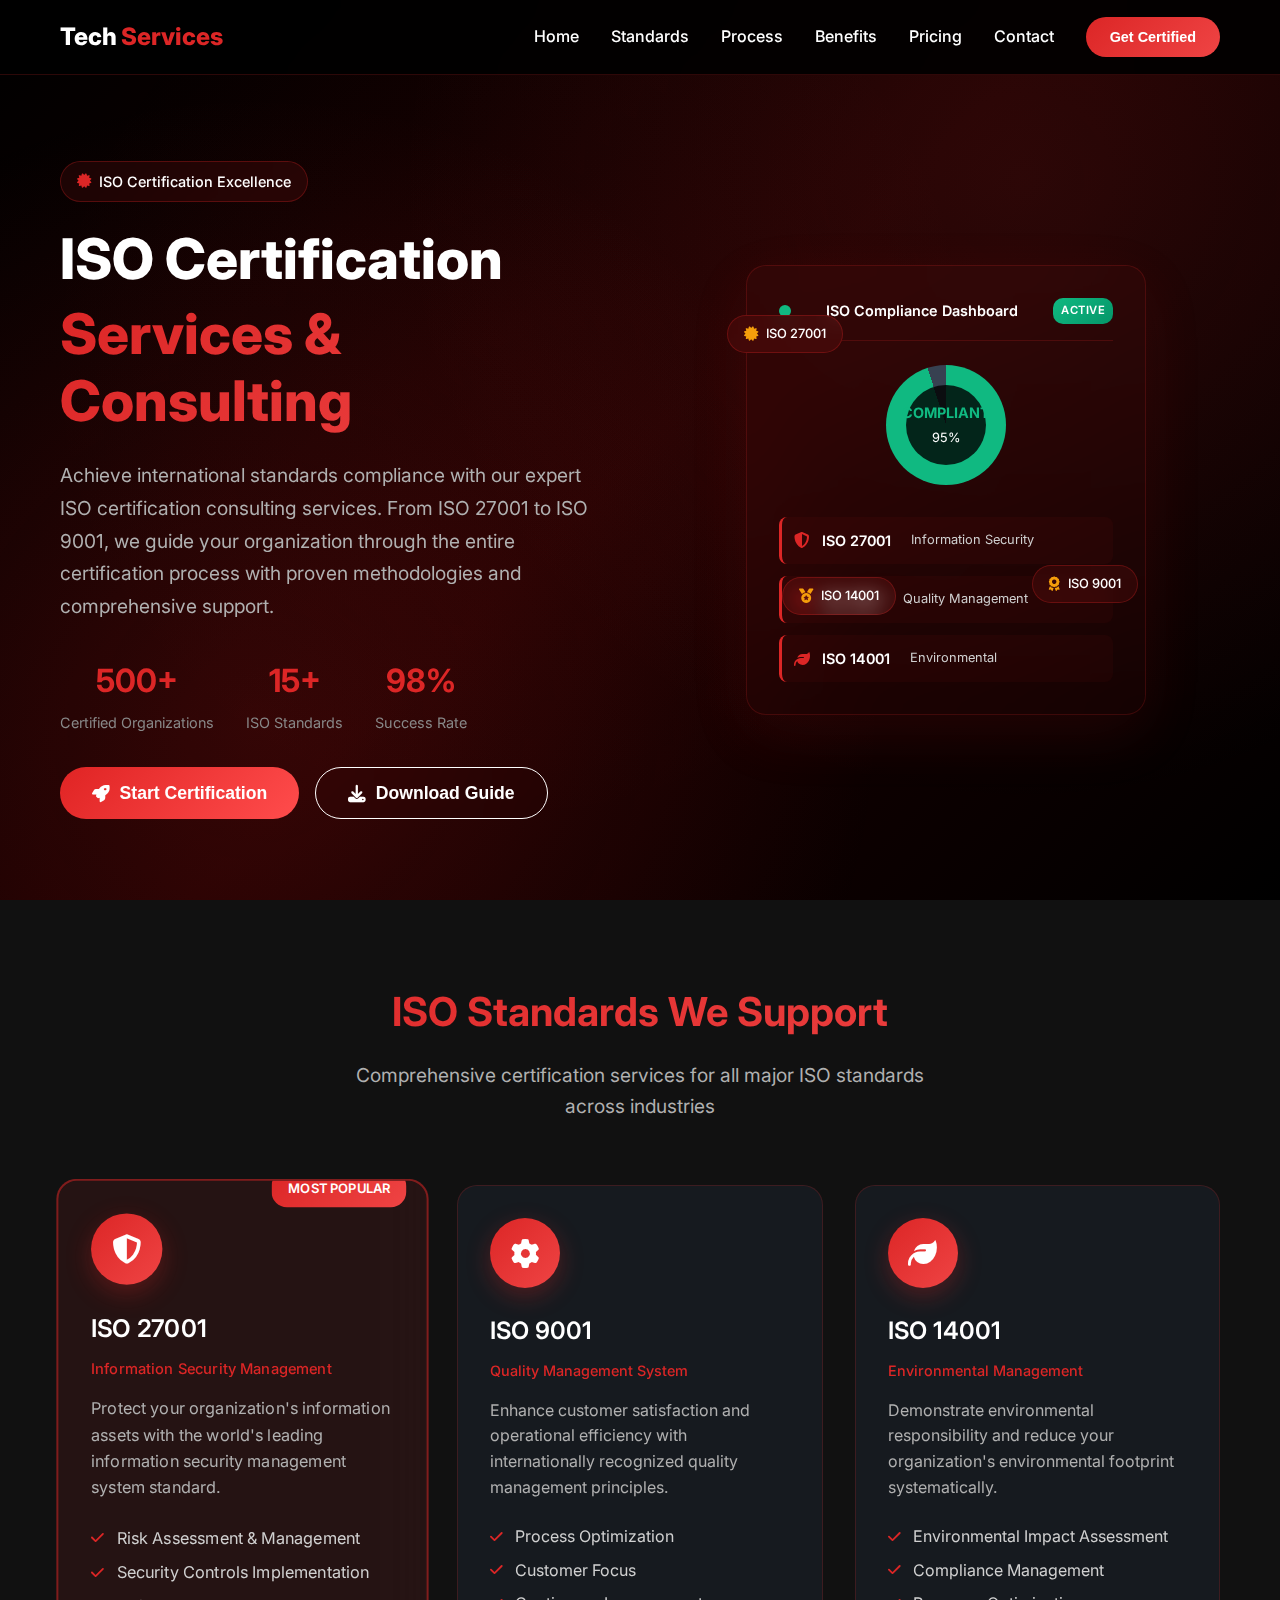
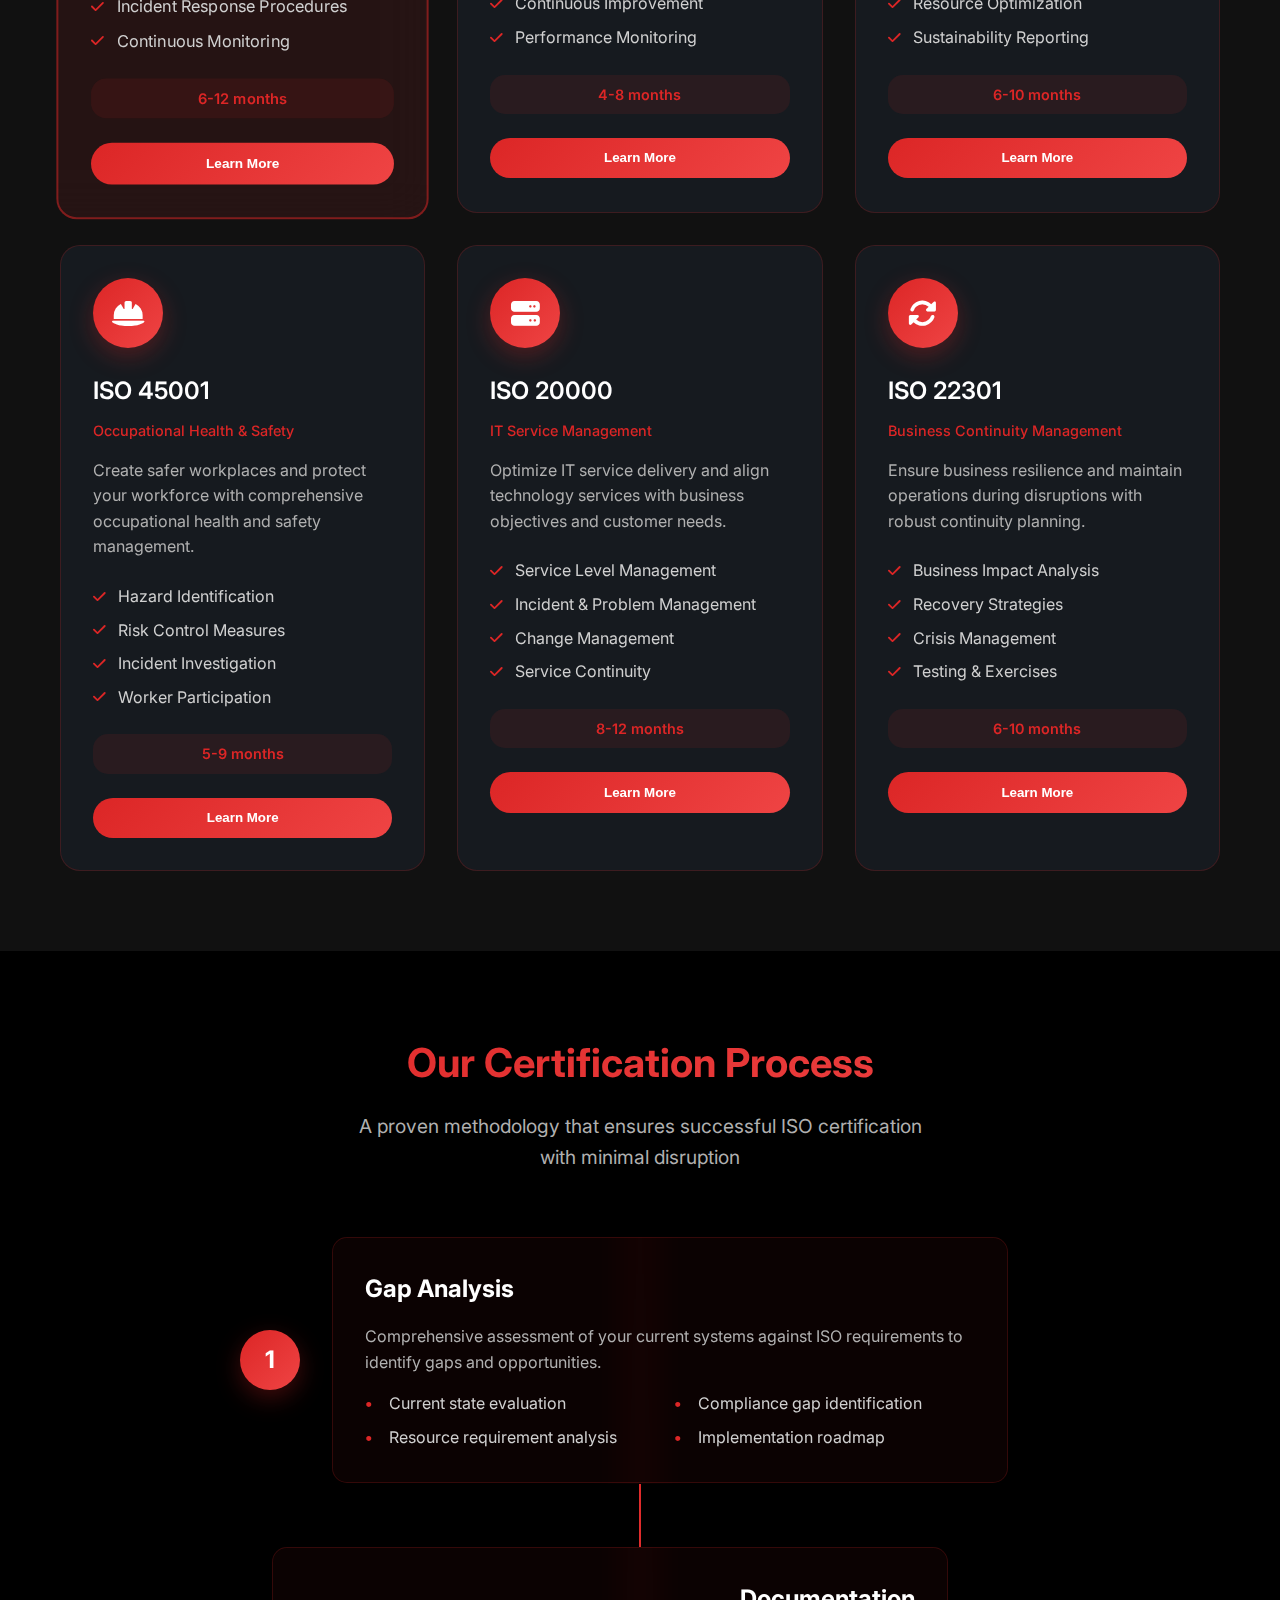
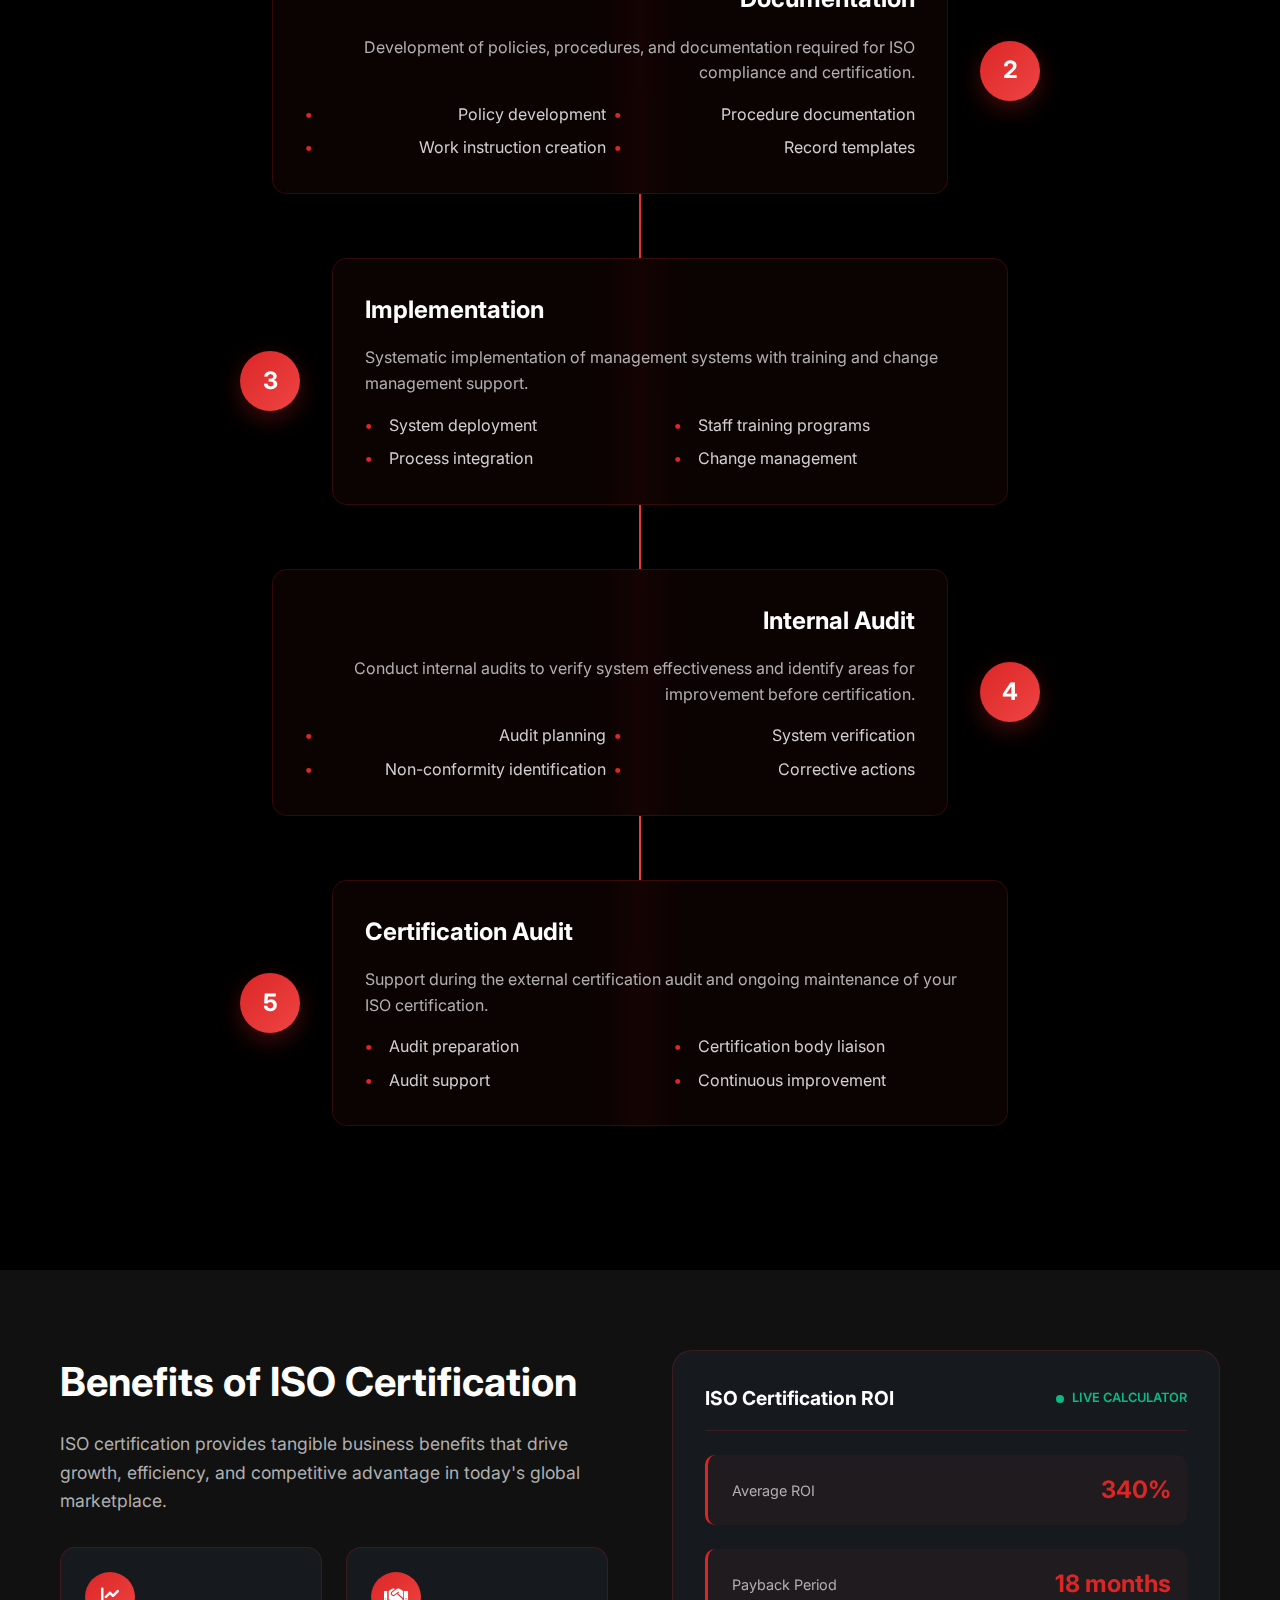
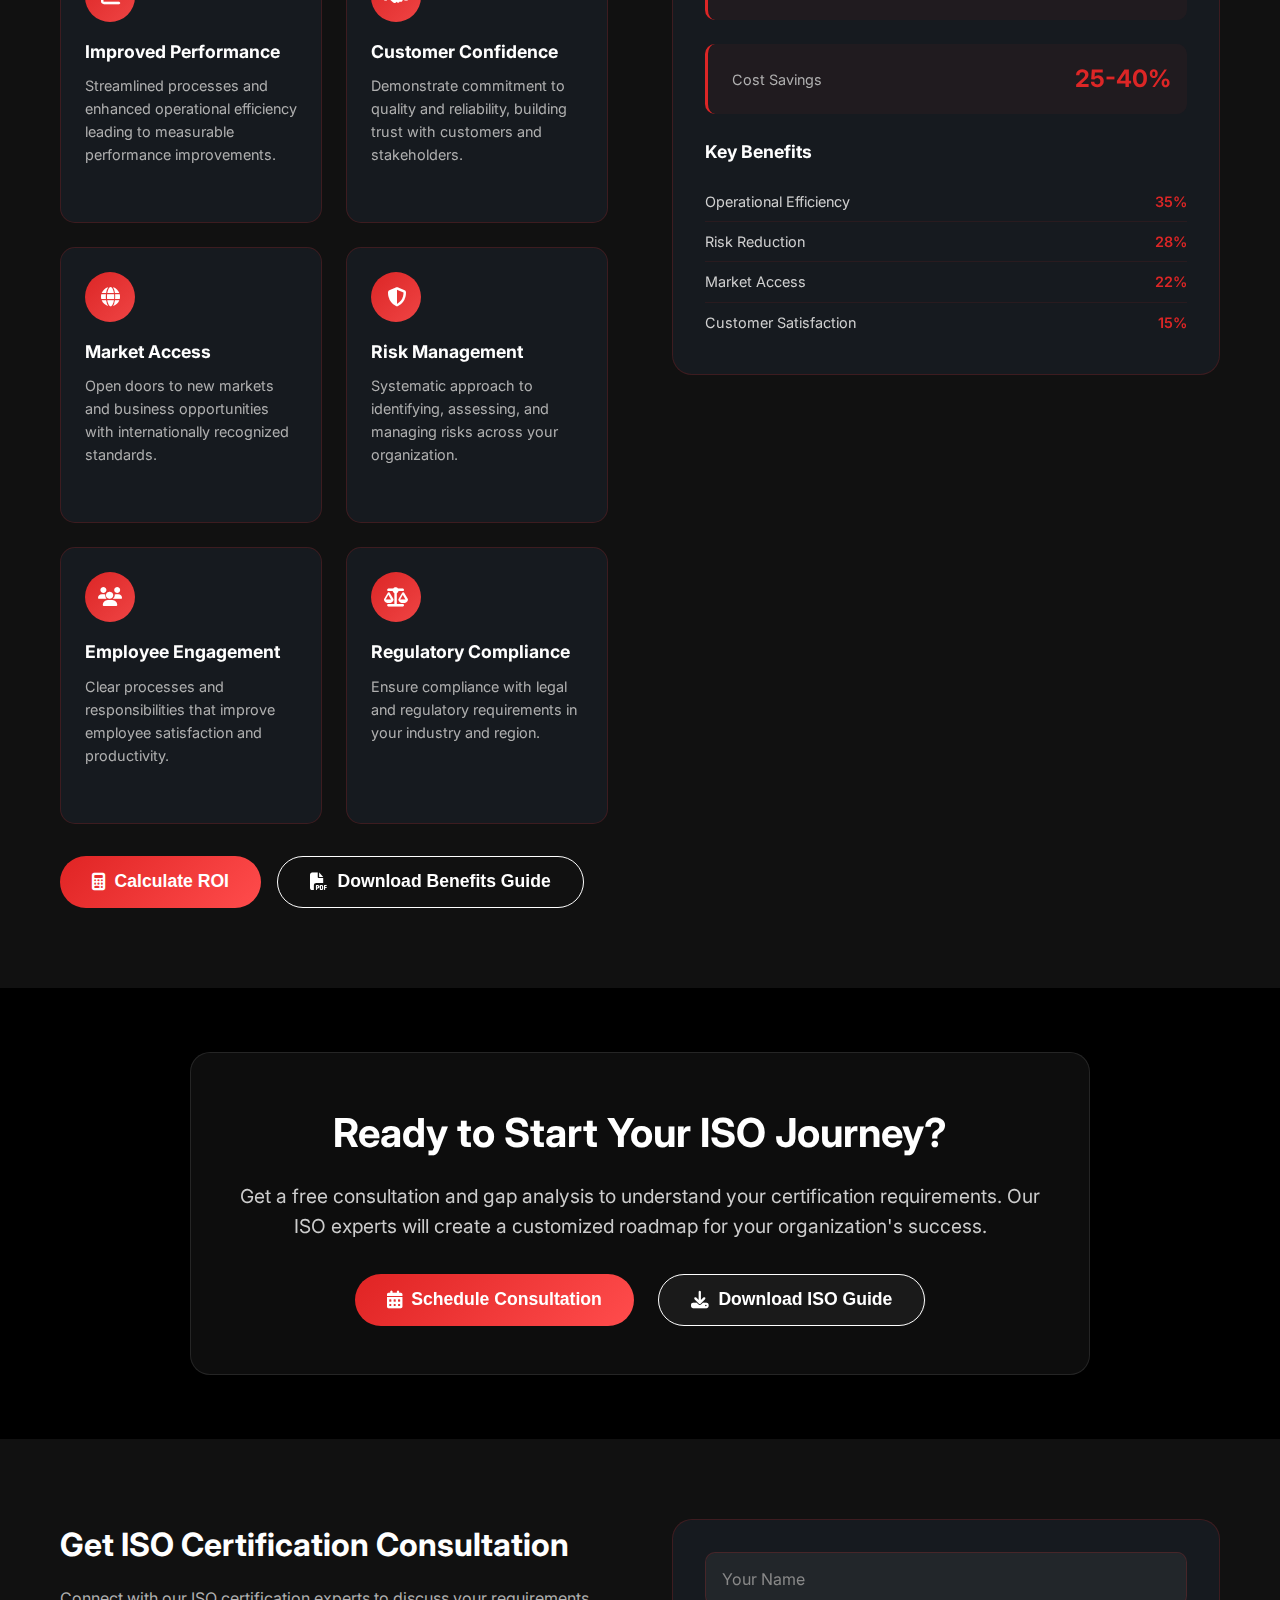
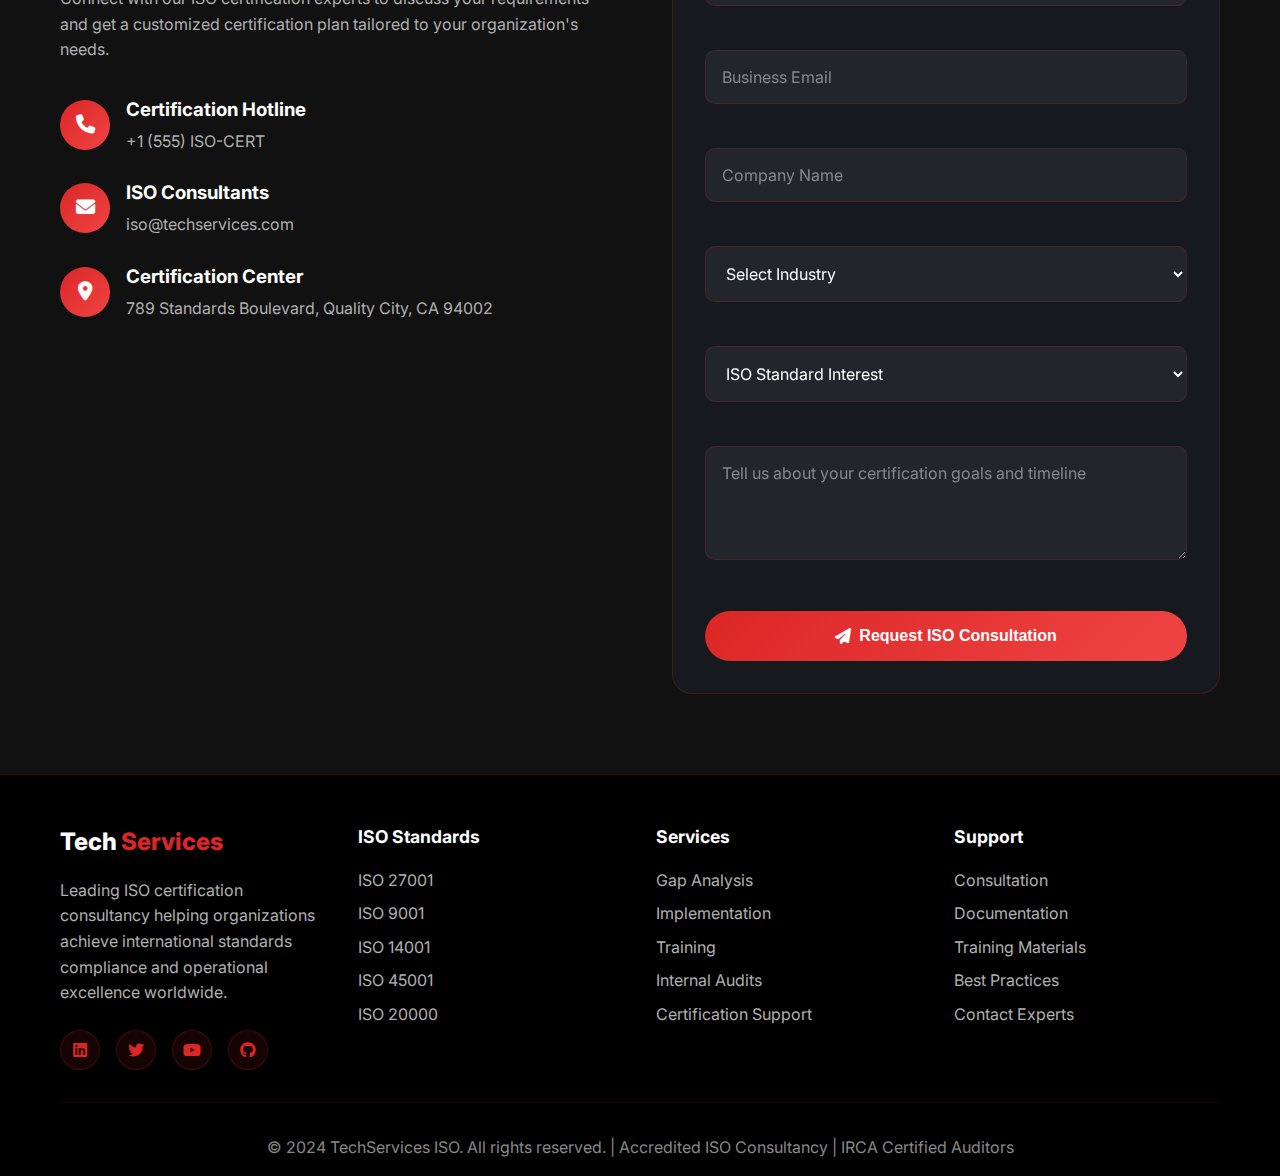
<file: new pages/iso/index.html>
<!DOCTYPE html>
<html lang="en">
<head>
    <meta charset="UTF-8">
    <meta name="viewport" content="width=device-width, initial-scale=1.0">
    <meta name="description" content="Professional ISO Certification Services - ISO 27001, ISO 9001, ISO 14001, ISO 45001 compliance consulting and certification support.">
    <title>ISO Certification Services | TechServices</title>
    <link rel="stylesheet" href="styles.css">
    <link href="https://cdnjs.cloudflare.com/ajax/libs/font-awesome/6.4.0/css/all.min.css" rel="stylesheet">
    <link rel="preconnect" href="https://fonts.googleapis.com">
    <link rel="preconnect" href="https://fonts.gstatic.com" crossorigin>
    <link href="https://fonts.googleapis.com/css2?family=Inter:wght@300;400;500;600;700;800&display=swap" rel="stylesheet">
</head>
<body>
    <!-- Header -->
    <header class="header">
        <div class="container">
            <div class="nav-wrapper">
                <a href="#" class="logo">
                    <span class="logo-tech">Tech</span>
                    <span class="logo-services">Services</span>
                </a>
                <nav class="nav-menu" id="navMenu">
                    <a href="#home" class="nav-link">Home</a>
                    <a href="#standards" class="nav-link">Standards</a>
                    <a href="#process" class="nav-link">Process</a>
                    <a href="#benefits" class="nav-link">Benefits</a>
                    <a href="#pricing" class="nav-link">Pricing</a>
                    <a href="#contact" class="nav-link">Contact</a>
                    <button class="nav-btn">Get Certified</button>
                </nav>
                <button class="mobile-menu-btn" id="mobileMenuBtn" aria-label="Toggle mobile menu">
                    <i class="fas fa-bars"></i>
                </button>
            </div>
        </div>
    </header>

    <!-- Hero Section -->
    <section id="home" class="hero">
        <div class="hero-background"></div>
        <div class="container">
            <div class="hero-content">
                <div class="hero-badge">
                    <i class="fas fa-certificate"></i>
                    ISO Certification Excellence
                </div>
                <h1 class="hero-title">ISO Certification</h1>
                <h2 class="hero-subtitle">Services & Consulting</h2>
                <p class="hero-description">
                    Achieve international standards compliance with our expert ISO certification 
                    consulting services. From ISO 27001 to ISO 9001, we guide your organization 
                    through the entire certification process with proven methodologies and 
                    comprehensive support.
                </p>
                <div class="hero-stats">
                    <div class="stat-item">
                        <span class="stat-number" data-target="500">500+</span>
                        <span class="stat-label">Certified Organizations</span>
                    </div>
                    <div class="stat-item">
                        <span class="stat-number" data-target="15">15+</span>
                        <span class="stat-label">ISO Standards</span>
                    </div>
                    <div class="stat-item">
                        <span class="stat-number" data-target="98">98%</span>
                        <span class="stat-label">Success Rate</span>
                    </div>
                </div>
                <div class="hero-buttons">
                    <button class="btn btn-primary">
                        <i class="fas fa-rocket"></i>
                        Start Certification
                    </button>
                    <button class="btn btn-outline">
                        <i class="fas fa-download"></i>
                        Download Guide
                    </button>
                </div>
            </div>
            <div class="hero-visual">
                <div class="iso-dashboard">
                    <div class="dashboard-header">
                        <div class="status-indicator active"></div>
                        <span>ISO Compliance Dashboard</span>
                        <div class="live-badge">ACTIVE</div>
                    </div>
                    <div class="dashboard-content">
                        <div class="compliance-meter">
                            <div class="meter-circle">
                                <div class="meter-center">
                                    <span class="compliance-level">COMPLIANT</span>
                                    <span class="compliance-score">95%</span>
                                </div>
                            </div>
                        </div>
                        <div class="iso-metrics">
                            <div class="metric">
                                <i class="fas fa-shield-alt"></i>
                                <span class="metric-value">ISO 27001</span>
                                <span class="metric-label">Information Security</span>
                            </div>
                            <div class="metric">
                                <i class="fas fa-cog"></i>
                                <span class="metric-value">ISO 9001</span>
                                <span class="metric-label">Quality Management</span>
                            </div>
                            <div class="metric">
                                <i class="fas fa-leaf"></i>
                                <span class="metric-value">ISO 14001</span>
                                <span class="metric-label">Environmental</span>
                            </div>
                        </div>
                    </div>
                </div>
                
                <!-- Floating ISO Badges -->
                <div class="floating-badges">
                    <div class="iso-badge badge-1">
                        <i class="fas fa-certificate"></i>
                        <span>ISO 27001</span>
                    </div>
                    <div class="iso-badge badge-2">
                        <i class="fas fa-award"></i>
                        <span>ISO 9001</span>
                    </div>
                    <div class="iso-badge badge-3">
                        <i class="fas fa-medal"></i>
                        <span>ISO 14001</span>
                    </div>
                </div>
            </div>
        </div>
    </section>

    <!-- ISO Standards Section -->
    <section id="standards" class="standards">
        <div class="container">
            <div class="section-header">
                <h2 class="section-title">ISO Standards We Support</h2>
                <p class="section-description">
                    Comprehensive certification services for all major ISO standards across industries
                </p>
            </div>

            <div class="standards-grid">
                <!-- ISO 27001 -->
                <div class="standard-card featured">
                    <div class="featured-badge">Most Popular</div>
                    <div class="standard-icon">
                        <i class="fas fa-shield-alt"></i>
                    </div>
                    <h3 class="standard-title">ISO 27001</h3>
                    <p class="standard-subtitle">Information Security Management</p>
                    <p class="standard-description">
                        Protect your organization's information assets with the world's leading 
                        information security management system standard.
                    </p>
                    <ul class="standard-features">
                        <li><i class="fas fa-check"></i> Risk Assessment & Management</li>
                        <li><i class="fas fa-check"></i> Security Controls Implementation</li>
                        <li><i class="fas fa-check"></i> Incident Response Procedures</li>
                        <li><i class="fas fa-check"></i> Continuous Monitoring</li>
                    </ul>
                    <div class="standard-timeline">6-12 months</div>
                    <button class="standard-btn">Learn More</button>
                </div>

                <!-- ISO 9001 -->
                <div class="standard-card">
                    <div class="standard-icon">
                        <i class="fas fa-cog"></i>
                    </div>
                    <h3 class="standard-title">ISO 9001</h3>
                    <p class="standard-subtitle">Quality Management System</p>
                    <p class="standard-description">
                        Enhance customer satisfaction and operational efficiency with 
                        internationally recognized quality management principles.
                    </p>
                    <ul class="standard-features">
                        <li><i class="fas fa-check"></i> Process Optimization</li>
                        <li><i class="fas fa-check"></i> Customer Focus</li>
                        <li><i class="fas fa-check"></i> Continuous Improvement</li>
                        <li><i class="fas fa-check"></i> Performance Monitoring</li>
                    </ul>
                    <div class="standard-timeline">4-8 months</div>
                    <button class="standard-btn">Learn More</button>
                </div>

                <!-- ISO 14001 -->
                <div class="standard-card">
                    <div class="standard-icon">
                        <i class="fas fa-leaf"></i>
                    </div>
                    <h3 class="standard-title">ISO 14001</h3>
                    <p class="standard-subtitle">Environmental Management</p>
                    <p class="standard-description">
                        Demonstrate environmental responsibility and reduce your 
                        organization's environmental footprint systematically.
                    </p>
                    <ul class="standard-features">
                        <li><i class="fas fa-check"></i> Environmental Impact Assessment</li>
                        <li><i class="fas fa-check"></i> Compliance Management</li>
                        <li><i class="fas fa-check"></i> Resource Optimization</li>
                        <li><i class="fas fa-check"></i> Sustainability Reporting</li>
                    </ul>
                    <div class="standard-timeline">6-10 months</div>
                    <button class="standard-btn">Learn More</button>
                </div>

                <!-- ISO 45001 -->
                <div class="standard-card">
                    <div class="standard-icon">
                        <i class="fas fa-hard-hat"></i>
                    </div>
                    <h3 class="standard-title">ISO 45001</h3>
                    <p class="standard-subtitle">Occupational Health & Safety</p>
                    <p class="standard-description">
                        Create safer workplaces and protect your workforce with 
                        comprehensive occupational health and safety management.
                    </p>
                    <ul class="standard-features">
                        <li><i class="fas fa-check"></i> Hazard Identification</li>
                        <li><i class="fas fa-check"></i> Risk Control Measures</li>
                        <li><i class="fas fa-check"></i> Incident Investigation</li>
                        <li><i class="fas fa-check"></i> Worker Participation</li>
                    </ul>
                    <div class="standard-timeline">5-9 months</div>
                    <button class="standard-btn">Learn More</button>
                </div>

                <!-- ISO 20000 -->
                <div class="standard-card">
                    <div class="standard-icon">
                        <i class="fas fa-server"></i>
                    </div>
                    <h3 class="standard-title">ISO 20000</h3>
                    <p class="standard-subtitle">IT Service Management</p>
                    <p class="standard-description">
                        Optimize IT service delivery and align technology services 
                        with business objectives and customer needs.
                    </p>
                    <ul class="standard-features">
                        <li><i class="fas fa-check"></i> Service Level Management</li>
                        <li><i class="fas fa-check"></i> Incident & Problem Management</li>
                        <li><i class="fas fa-check"></i> Change Management</li>
                        <li><i class="fas fa-check"></i> Service Continuity</li>
                    </ul>
                    <div class="standard-timeline">8-12 months</div>
                    <button class="standard-btn">Learn More</button>
                </div>

                <!-- ISO 22301 -->
                <div class="standard-card">
                    <div class="standard-icon">
                        <i class="fas fa-sync-alt"></i>
                    </div>
                    <h3 class="standard-title">ISO 22301</h3>
                    <p class="standard-subtitle">Business Continuity Management</p>
                    <p class="standard-description">
                        Ensure business resilience and maintain operations during 
                        disruptions with robust continuity planning.
                    </p>
                    <ul class="standard-features">
                        <li><i class="fas fa-check"></i> Business Impact Analysis</li>
                        <li><i class="fas fa-check"></i> Recovery Strategies</li>
                        <li><i class="fas fa-check"></i> Crisis Management</li>
                        <li><i class="fas fa-check"></i> Testing & Exercises</li>
                    </ul>
                    <div class="standard-timeline">6-10 months</div>
                    <button class="standard-btn">Learn More</button>
                </div>
            </div>
        </div>
    </section>

    <!-- Certification Process Section -->
    <section id="process" class="process">
        <div class="container">
            <div class="section-header">
                <h2 class="section-title">Our Certification Process</h2>
                <p class="section-description">
                    A proven methodology that ensures successful ISO certification with minimal disruption
                </p>
            </div>

            <div class="process-timeline">
                <div class="process-step">
                    <div class="step-number">1</div>
                    <div class="step-content">
                        <h3>Gap Analysis</h3>
                        <p>Comprehensive assessment of your current systems against ISO requirements to identify gaps and opportunities.</p>
                        <ul>
                            <li>Current state evaluation</li>
                            <li>Compliance gap identification</li>
                            <li>Resource requirement analysis</li>
                            <li>Implementation roadmap</li>
                        </ul>
                    </div>
                </div>

                <div class="process-step">
                    <div class="step-number">2</div>
                    <div class="step-content">
                        <h3>Documentation</h3>
                        <p>Development of policies, procedures, and documentation required for ISO compliance and certification.</p>
                        <ul>
                            <li>Policy development</li>
                            <li>Procedure documentation</li>
                            <li>Work instruction creation</li>
                            <li>Record templates</li>
                        </ul>
                    </div>
                </div>

                <div class="process-step">
                    <div class="step-number">3</div>
                    <div class="step-content">
                        <h3>Implementation</h3>
                        <p>Systematic implementation of management systems with training and change management support.</p>
                        <ul>
                            <li>System deployment</li>
                            <li>Staff training programs</li>
                            <li>Process integration</li>
                            <li>Change management</li>
                        </ul>
                    </div>
                </div>

                <div class="process-step">
                    <div class="step-number">4</div>
                    <div class="step-content">
                        <h3>Internal Audit</h3>
                        <p>Conduct internal audits to verify system effectiveness and identify areas for improvement before certification.</p>
                        <ul>
                            <li>Audit planning</li>
                            <li>System verification</li>
                            <li>Non-conformity identification</li>
                            <li>Corrective actions</li>
                        </ul>
                    </div>
                </div>

                <div class="process-step">
                    <div class="step-number">5</div>
                    <div class="step-content">
                        <h3>Certification Audit</h3>
                        <p>Support during the external certification audit and ongoing maintenance of your ISO certification.</p>
                        <ul>
                            <li>Audit preparation</li>
                            <li>Certification body liaison</li>
                            <li>Audit support</li>
                            <li>Continuous improvement</li>
                        </ul>
                    </div>
                </div>
            </div>
        </div>
    </section>

    <!-- Benefits Section -->
    <section id="benefits" class="benefits">
        <div class="container">
            <div class="benefits-content">
                <div class="benefits-info">
                    <h2>Benefits of ISO Certification</h2>
                    <p>ISO certification provides tangible business benefits that drive growth, efficiency, and competitive advantage in today's global marketplace.</p>
                    
                    <div class="benefits-grid">
                        <div class="benefit-item">
                            <div class="benefit-icon">
                                <i class="fas fa-chart-line"></i>
                            </div>
                            <h3>Improved Performance</h3>
                            <p>Streamlined processes and enhanced operational efficiency leading to measurable performance improvements.</p>
                        </div>

                        <div class="benefit-item">
                            <div class="benefit-icon">
                                <i class="fas fa-handshake"></i>
                            </div>
                            <h3>Customer Confidence</h3>
                            <p>Demonstrate commitment to quality and reliability, building trust with customers and stakeholders.</p>
                        </div>

                        <div class="benefit-item">
                            <div class="benefit-icon">
                                <i class="fas fa-globe"></i>
                            </div>
                            <h3>Market Access</h3>
                            <p>Open doors to new markets and business opportunities with internationally recognized standards.</p>
                        </div>

                        <div class="benefit-item">
                            <div class="benefit-icon">
                                <i class="fas fa-shield-alt"></i>
                            </div>
                            <h3>Risk Management</h3>
                            <p>Systematic approach to identifying, assessing, and managing risks across your organization.</p>
                        </div>

                        <div class="benefit-item">
                            <div class="benefit-icon">
                                <i class="fas fa-users"></i>
                            </div>
                            <h3>Employee Engagement</h3>
                            <p>Clear processes and responsibilities that improve employee satisfaction and productivity.</p>
                        </div>

                        <div class="benefit-item">
                            <div class="benefit-icon">
                                <i class="fas fa-balance-scale"></i>
                            </div>
                            <h3>Regulatory Compliance</h3>
                            <p>Ensure compliance with legal and regulatory requirements in your industry and region.</p>
                        </div>
                    </div>

                    <div class="benefits-actions">
                        <button class="btn btn-primary">
                            <i class="fas fa-calculator"></i>
                            Calculate ROI
                        </button>
                        <button class="btn btn-outline">
                            <i class="fas fa-file-pdf"></i>
                            Download Benefits Guide
                        </button>
                    </div>
                </div>
                
                <div class="benefits-visual">
                    <div class="roi-calculator">
                        <div class="calculator-header">
                            <h3>ISO Certification ROI</h3>
                            <div class="calculator-badge">
                                <span class="pulse"></span>
                                LIVE CALCULATOR
                            </div>
                        </div>
                        <div class="calculator-content">
                            <div class="roi-metric">
                                <span class="metric-label">Average ROI</span>
                                <span class="metric-value">340%</span>
                            </div>
                            <div class="roi-metric">
                                <span class="metric-label">Payback Period</span>
                                <span class="metric-value">18 months</span>
                            </div>
                            <div class="roi-metric">
                                <span class="metric-label">Cost Savings</span>
                                <span class="metric-value">25-40%</span>
                            </div>
                            <div class="roi-breakdown">
                                <h4>Key Benefits</h4>
                                <div class="breakdown-item">
                                    <span>Operational Efficiency</span>
                                    <span>35%</span>
                                </div>
                                <div class="breakdown-item">
                                    <span>Risk Reduction</span>
                                    <span>28%</span>
                                </div>
                                <div class="breakdown-item">
                                    <span>Market Access</span>
                                    <span>22%</span>
                                </div>
                                <div class="breakdown-item">
                                    <span>Customer Satisfaction</span>
                                    <span>15%</span>
                                </div>
                            </div>
                        </div>
                    </div>
                </div>
            </div>
        </div>
    </section>


    <!-- CTA Section -->
    <section class="cta-glass" role="region" aria-labelledby="cta-iso-title">
  <div class="glass-container">
    <h2 id="cta-iso-title">Ready to Start Your ISO Journey?</h2>
    <p>
      Get a free consultation and gap analysis to understand your certification requirements.
      Our ISO experts will create a customized roadmap for your organization's success.
    </p>
    <div class="cta-buttons">
      <button class="btn btn-primary">
        <i class="fas fa-calendar-alt"></i> Schedule Consultation
      </button>
      <button class="btn btn-outline">
        <i class="fas fa-download"></i> Download ISO Guide
      </button>
    </div>
  </div>
</section>


    <!-- Contact Section -->
    <section id="contact" class="contact">
        <div class="container">
            <div class="contact-wrapper">
                <div class="contact-info">
                    <h2>Get ISO Certification Consultation</h2>
                    <p>Connect with our ISO certification experts to discuss your requirements and get a customized certification plan tailored to your organization's needs.</p>
                    
                    <div class="contact-items">
                        <div class="contact-item">
                            <i class="fas fa-phone"></i>
                            <div>
                                <h3>Certification Hotline</h3>
                                <p><a href="tel:+15551234567">+1 (555) ISO-CERT</a></p>
                            </div>
                        </div>
                        <div class="contact-item">
                            <i class="fas fa-envelope"></i>
                            <div>
                                <h3>ISO Consultants</h3>
                                <p><a href="mailto:iso@techservices.com">iso@techservices.com</a></p>
                            </div>
                        </div>
                        <div class="contact-item">
                            <i class="fas fa-map-marker-alt"></i>
                            <div>
                                <h3>Certification Center</h3>
                                <p>789 Standards Boulevard, Quality City, CA 94002</p>
                            </div>
                        </div>
                    </div>
                </div>

                <div class="contact-form">
                    <form id="isoForm">
                        <div class="form-group">
                            <input type="text" id="name" name="name" placeholder="Your Name" required>
                            <span class="error-message" id="name-error"></span>
                        </div>
                        <div class="form-group">
                            <input type="email" id="email" name="email" placeholder="Business Email" required>
                            <span class="error-message" id="email-error"></span>
                        </div>
                        <div class="form-group">
                            <input type="text" id="company" name="company" placeholder="Company Name" required>
                            <span class="error-message" id="company-error"></span>
                        </div>
                        <div class="form-group">
                            <select id="industry" name="industry" required>
                                <option value="">Select Industry</option>
                                <option value="technology">Technology</option>
                                <option value="healthcare">Healthcare</option>
                                <option value="manufacturing">Manufacturing</option>
                                <option value="finance">Finance</option>
                                <option value="construction">Construction</option>
                                <option value="retail">Retail</option>
                                <option value="other">Other</option>
                            </select>
                            <span class="error-message" id="industry-error"></span>
                        </div>
                        <div class="form-group">
                            <select id="standard" name="standard" required>
                                <option value="">ISO Standard Interest</option>
                                <option value="iso27001">ISO 27001 - Information Security</option>
                                <option value="iso9001">ISO 9001 - Quality Management</option>
                                <option value="iso14001">ISO 14001 - Environmental</option>
                                <option value="iso45001">ISO 45001 - Health & Safety</option>
                                <option value="iso20000">ISO 20000 - IT Service Management</option>
                                <option value="iso22301">ISO 22301 - Business Continuity</option>
                                <option value="multiple">Multiple Standards</option>
                            </select>
                            <span class="error-message" id="standard-error"></span>
                        </div>
                        <div class="form-group">
                            <textarea id="message" name="message" placeholder="Tell us about your certification goals and timeline" rows="4" required></textarea>
                            <span class="error-message" id="message-error"></span>
                        </div>
                        <button type="submit" class="form-submit">
                            <i class="fas fa-paper-plane"></i>
                            Request ISO Consultation
                        </button>
                    </form>
                </div>
            </div>
        </div>
    </section>

    <!-- Footer -->
    <footer class="footer">
        <div class="container">
            <div class="footer-content">
                <div class="footer-section">
                    <div class="footer-logo">
                        <span class="logo-tech">Tech</span>
                        <span class="logo-services">Services</span>
                    </div>
                    <p>Leading ISO certification consultancy helping organizations achieve international standards compliance and operational excellence worldwide.</p>
                    <div class="social-links">
                        <a href="#" aria-label="LinkedIn"><i class="fab fa-linkedin"></i></a>
                        <a href="#" aria-label="Twitter"><i class="fab fa-twitter"></i></a>
                        <a href="#" aria-label="YouTube"><i class="fab fa-youtube"></i></a>
                        <a href="#" aria-label="GitHub"><i class="fab fa-github"></i></a>
                    </div>
                </div>

                <div class="footer-section">
                    <h3>ISO Standards</h3>
                    <ul>
                        <li><a href="#standards">ISO 27001</a></li>
                        <li><a href="#standards">ISO 9001</a></li>
                        <li><a href="#standards">ISO 14001</a></li>
                        <li><a href="#standards">ISO 45001</a></li>
                        <li><a href="#standards">ISO 20000</a></li>
                    </ul>
                </div>

                <div class="footer-section">
                    <h3>Services</h3>
                    <ul>
                        <li><a href="#process">Gap Analysis</a></li>
                        <li><a href="#process">Implementation</a></li>
                        <li><a href="#process">Training</a></li>
                        <li><a href="#process">Internal Audits</a></li>
                        <li><a href="#process">Certification Support</a></li>
                    </ul>
                </div>

                <div class="footer-section">
                    <h3>Support</h3>
                    <ul>
                        <li><a href="#contact">Consultation</a></li>
                        <li><a href="#">Documentation</a></li>
                        <li><a href="#">Training Materials</a></li>
                        <li><a href="#">Best Practices</a></li>
                        <li><a href="#contact">Contact Experts</a></li>
                    </ul>
                </div>
            </div>

            <div class="footer-bottom">
                <p>&copy; 2024 TechServices ISO. All rights reserved. | Accredited ISO Consultancy | IRCA Certified Auditors</p>
            </div>
        </div>
    </footer>

    <script src="script.js"></script>
</body>
</html>
</file>
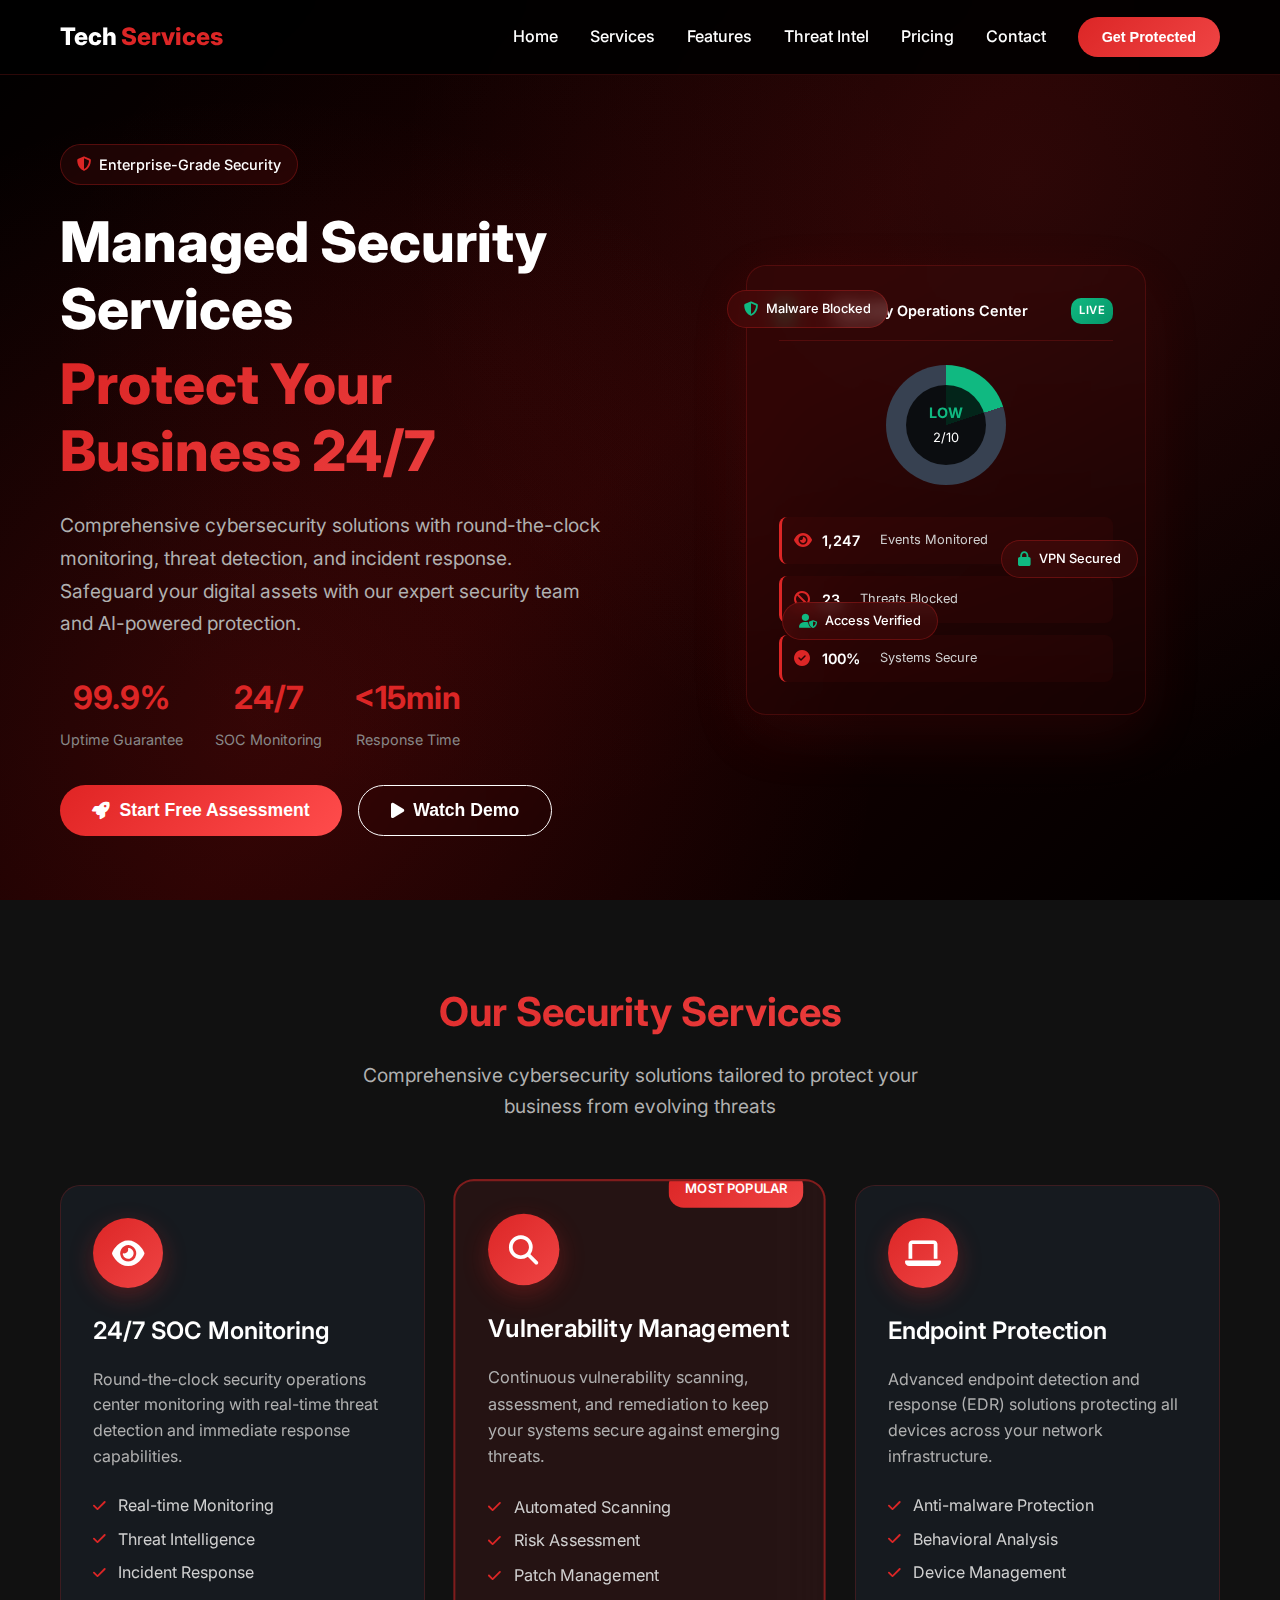
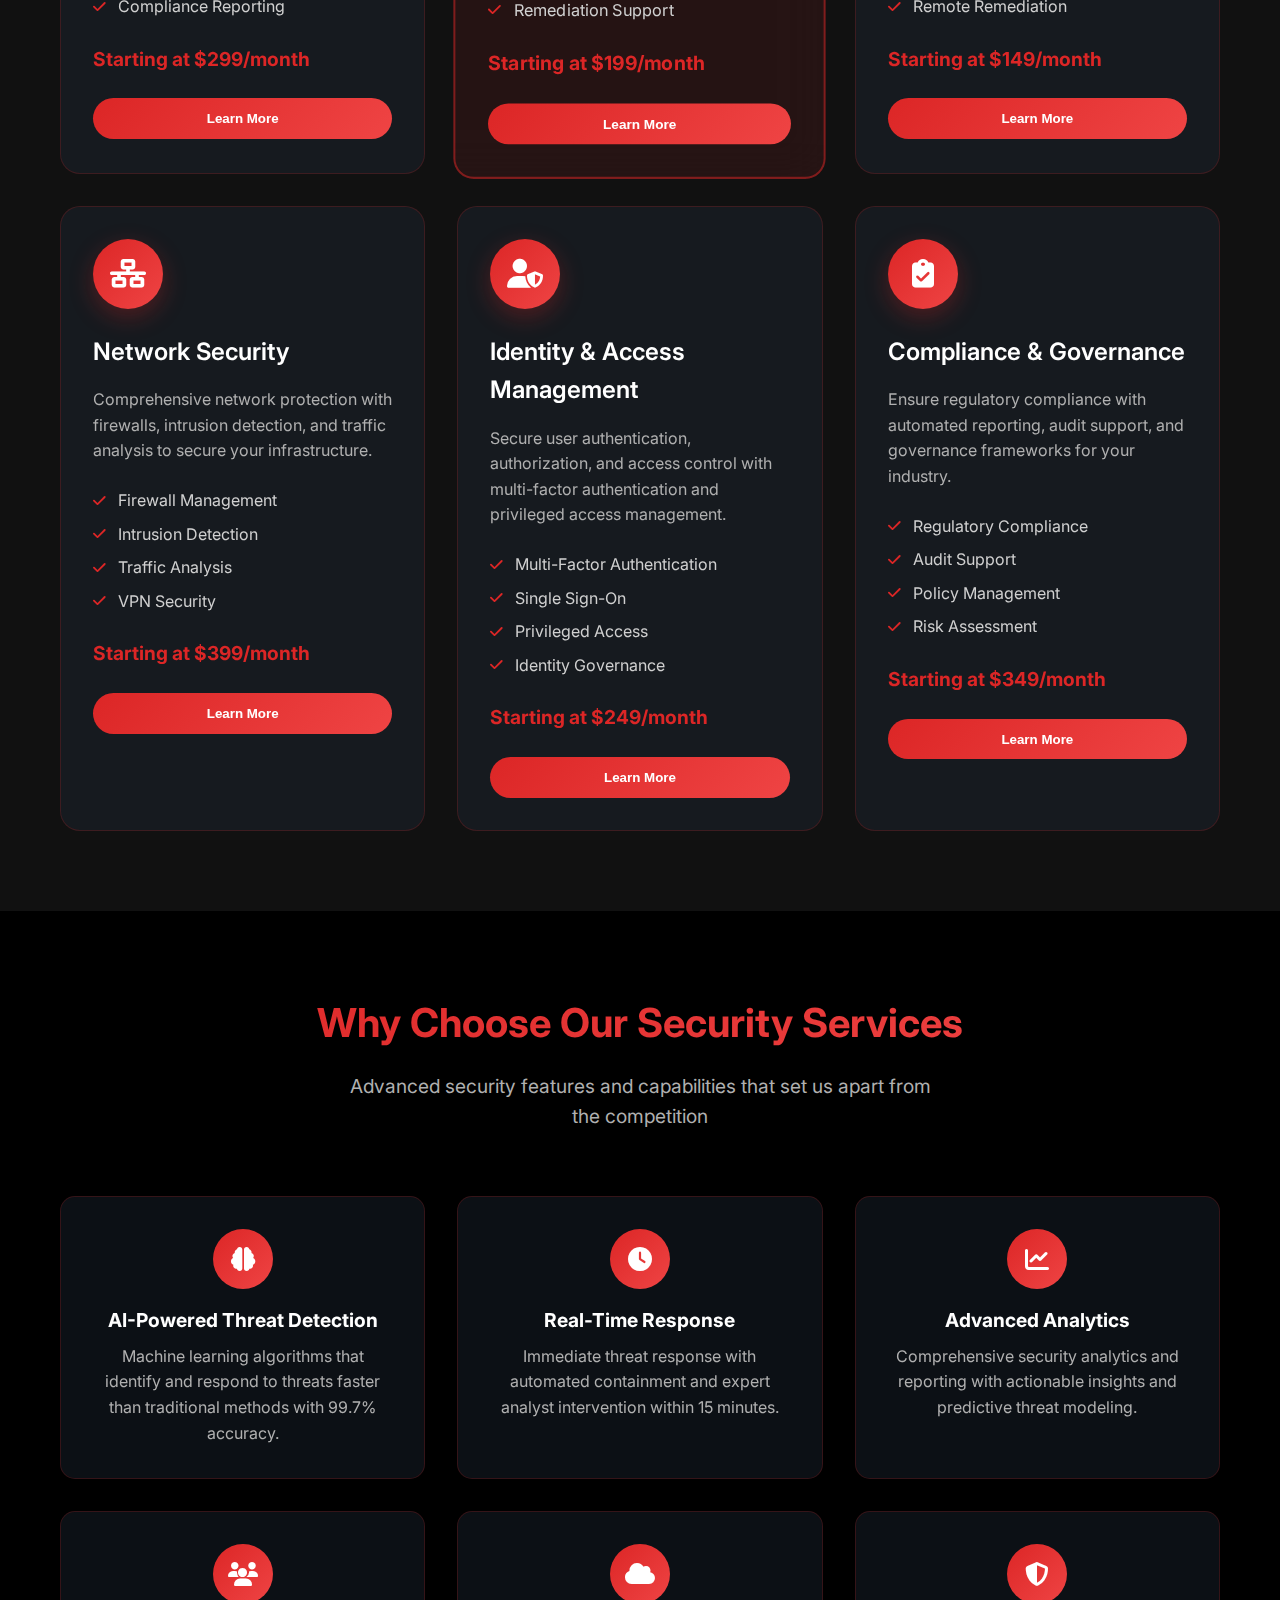
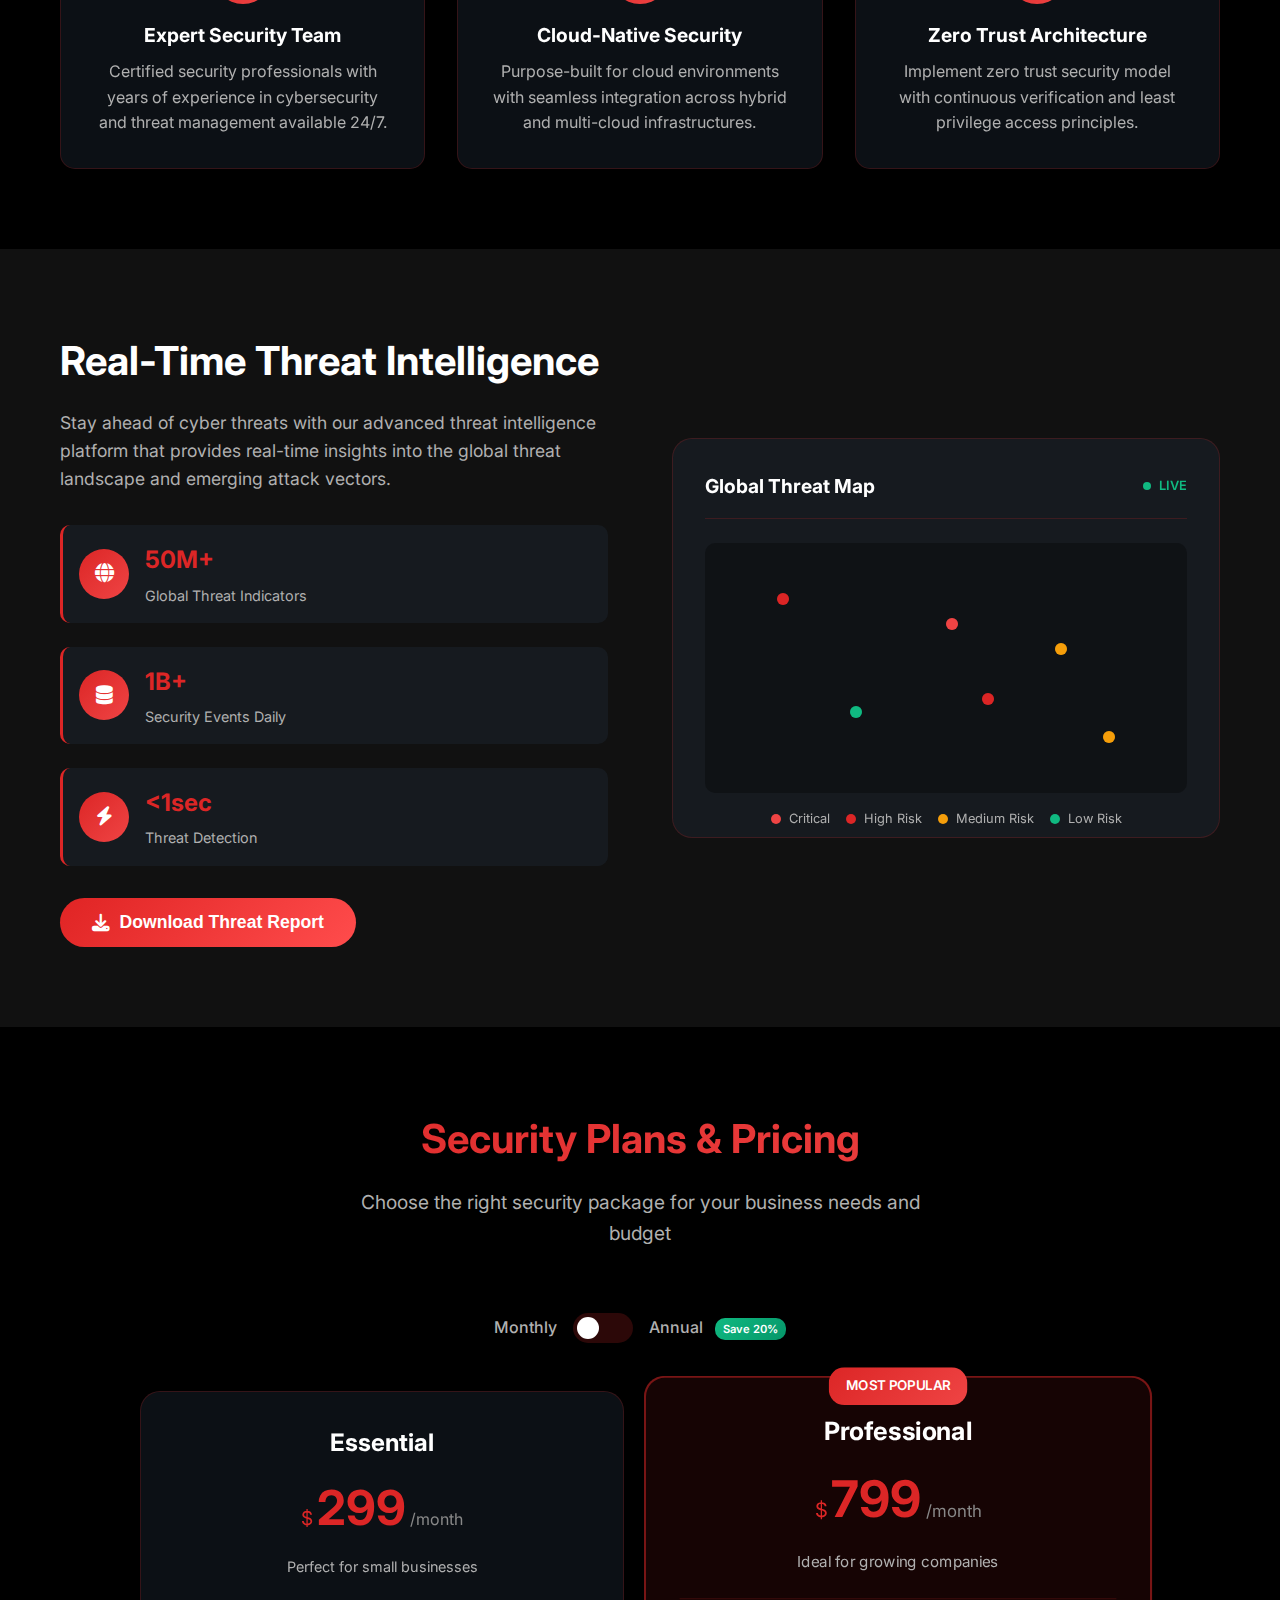
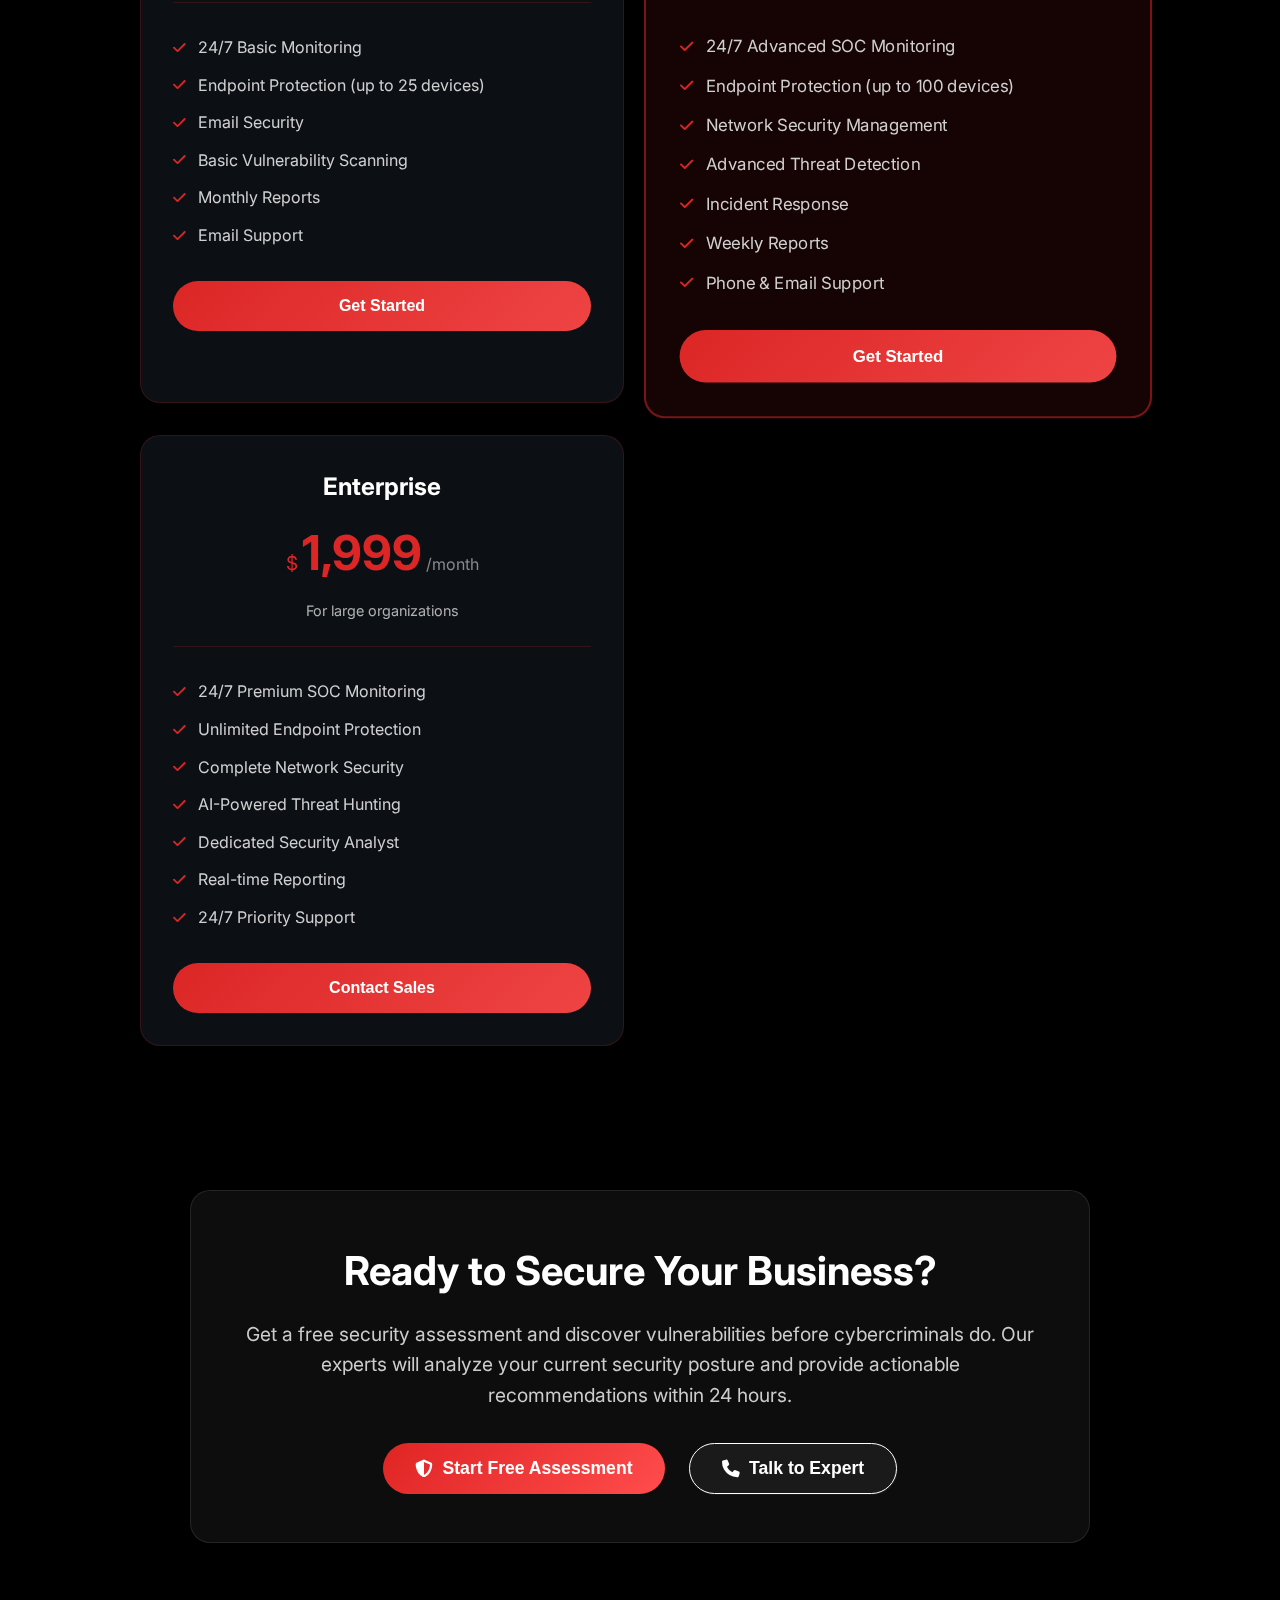
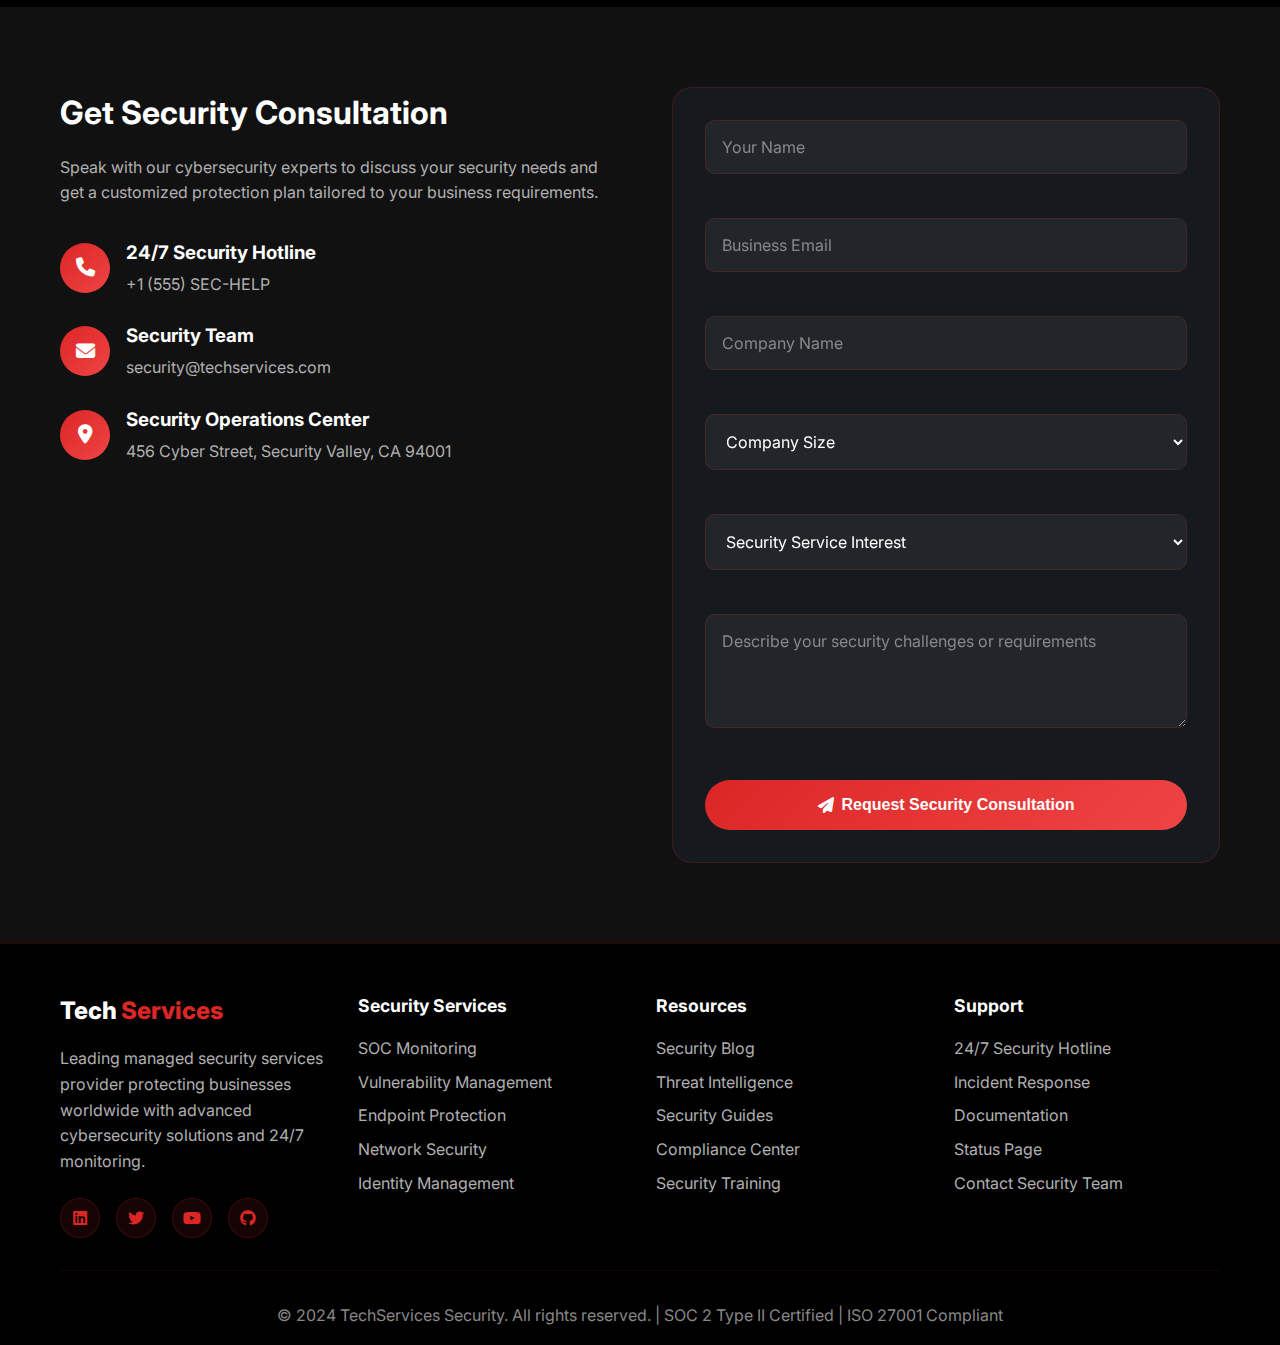
<file: new pages/manage sec/index.html>
<!DOCTYPE html>
<html lang="en">
<head>
    <meta charset="UTF-8">
    <meta name="viewport" content="width=device-width, initial-scale=1.0">
    <meta name="description" content="Professional Managed Security Services - 24/7 cybersecurity monitoring, threat detection, and incident response to protect your business.">
    <title>Managed Security Services | TechServices</title>
    <link rel="stylesheet" href="styles.css">
    <link href="https://cdnjs.cloudflare.com/ajax/libs/font-awesome/6.4.0/css/all.min.css" rel="stylesheet">
    <link rel="preconnect" href="https://fonts.googleapis.com">
    <link rel="preconnect" href="https://fonts.gstatic.com" crossorigin>
    <link href="https://fonts.googleapis.com/css2?family=Inter:wght@300;400;500;600;700;800&display=swap" rel="stylesheet">
</head>
<body>
    <!-- Header -->
    <header class="header">
        <div class="container">
            <div class="nav-wrapper">
                <a href="#" class="logo">
                    <span class="logo-tech">Tech</span>
                    <span class="logo-services">Services</span>
                </a>
                <nav class="nav-menu" id="navMenu">
                    <a href="#home" class="nav-link">Home</a>
                    <a href="#services" class="nav-link">Services</a>
                    <a href="#features" class="nav-link">Features</a>
                    <a href="#threat-intel" class="nav-link">Threat Intel</a>
                    <a href="#pricing" class="nav-link">Pricing</a>
                    <a href="#contact" class="nav-link">Contact</a>
                    <button class="nav-btn">Get Protected</button>
                </nav>
                <button class="mobile-menu-btn" id="mobileMenuBtn" aria-label="Toggle mobile menu">
                    <i class="fas fa-bars"></i>
                </button>
            </div>
        </div>
    </header>

    <!-- Hero Section -->
    <section id="home" class="hero">
        <div class="hero-background"></div>
        <div class="container">
            <div class="hero-content">
                <div class="hero-badge">
                    <i class="fas fa-shield-alt"></i>
                    Enterprise-Grade Security
                </div>
                <h1 class="hero-title">Managed Security Services</h1>
                <h2 class="hero-subtitle">Protect Your Business 24/7</h2>
                <p class="hero-description">
                    Comprehensive cybersecurity solutions with round-the-clock monitoring, 
                    threat detection, and incident response. Safeguard your digital assets 
                    with our expert security team and AI-powered protection.
                </p>
                <div class="hero-stats">
                    <div class="stat-item">
                        <span class="stat-number" data-target="99">99.9%</span>
                        <span class="stat-label">Uptime Guarantee</span>
                    </div>
                    <div class="stat-item">
                        <span class="stat-number">24/7</span>
                        <span class="stat-label">SOC Monitoring</span>
                    </div>
                    <div class="stat-item">
                        <span class="stat-number" data-target="15">&lt;15min</span>
                        <span class="stat-label">Response Time</span>
                    </div>
                </div>
                <div class="hero-buttons">
                    <button class="btn btn-primary">
                        <i class="fas fa-rocket"></i>
                        Start Free Assessment
                    </button>
                    <button class="btn btn-outline">
                        <i class="fas fa-play"></i>
                        Watch Demo
                    </button>
                </div>
            </div>
            <div class="hero-visual">
                <div class="security-dashboard">
                    <div class="dashboard-header">
                        <div class="status-indicator active"></div>
                        <span>Security Operations Center</span>
                        <div class="live-badge">LIVE</div>
                    </div>
                    <div class="dashboard-content">
                        <div class="threat-meter">
                            <div class="meter-circle">
                                <div class="meter-center">
                                    <span class="threat-level">LOW</span>
                                    <span class="threat-score">2/10</span>
                                </div>
                            </div>
                        </div>
                        <div class="security-metrics">
                            <div class="metric">
                                <i class="fas fa-eye"></i>
                                <span class="metric-value">1,247</span>
                                <span class="metric-label">Events Monitored</span>
                            </div>
                            <div class="metric">
                                <i class="fas fa-ban"></i>
                                <span class="metric-value">23</span>
                                <span class="metric-label">Threats Blocked</span>
                            </div>
                            <div class="metric">
                                <i class="fas fa-check-circle"></i>
                                <span class="metric-value">100%</span>
                                <span class="metric-label">Systems Secure</span>
                            </div>
                        </div>
                    </div>
                </div>
                
                <!-- Floating Security Alerts -->
                <div class="floating-alerts">
                    <div class="security-alert alert-1">
                        <i class="fas fa-shield-alt"></i>
                        <span>Malware Blocked</span>
                    </div>
                    <div class="security-alert alert-2">
                        <i class="fas fa-lock"></i>
                        <span>VPN Secured</span>
                    </div>
                    <div class="security-alert alert-3">
                        <i class="fas fa-user-shield"></i>
                        <span>Access Verified</span>
                    </div>
                </div>
            </div>
        </div>
    </section>

    <!-- Services Section -->
    <section id="services" class="services">
        <div class="container">
            <div class="section-header">
                <h2 class="section-title">Our Security Services</h2>
                <p class="section-description">
                    Comprehensive cybersecurity solutions tailored to protect your business from evolving threats
                </p>
            </div>

            <div class="services-grid">
                <!-- 24/7 SOC Monitoring -->
                <div class="service-card">
                    <div class="service-icon">
                        <i class="fas fa-eye"></i>
                    </div>
                    <h3 class="service-title">24/7 SOC Monitoring</h3>
                    <p class="service-description">
                        Round-the-clock security operations center monitoring with 
                        real-time threat detection and immediate response capabilities.
                    </p>
                    <ul class="service-features">
                        <li><i class="fas fa-check"></i> Real-time Monitoring</li>
                        <li><i class="fas fa-check"></i> Threat Intelligence</li>
                        <li><i class="fas fa-check"></i> Incident Response</li>
                        <li><i class="fas fa-check"></i> Compliance Reporting</li>
                    </ul>
                    <div class="service-price">Starting at $299/month</div>
                    <button class="service-btn">Learn More</button>
                </div>

                <!-- Vulnerability Management -->
                <div class="service-card featured">
                    <div class="featured-badge">Most Popular</div>
                    <div class="service-icon">
                        <i class="fas fa-search"></i>
                    </div>
                    <h3 class="service-title">Vulnerability Management</h3>
                    <p class="service-description">
                        Continuous vulnerability scanning, assessment, and remediation 
                        to keep your systems secure against emerging threats.
                    </p>
                    <ul class="service-features">
                        <li><i class="fas fa-check"></i> Automated Scanning</li>
                        <li><i class="fas fa-check"></i> Risk Assessment</li>
                        <li><i class="fas fa-check"></i> Patch Management</li>
                        <li><i class="fas fa-check"></i> Remediation Support</li>
                    </ul>
                    <div class="service-price">Starting at $199/month</div>
                    <button class="service-btn">Learn More</button>
                </div>

                <!-- Endpoint Protection -->
                <div class="service-card">
                    <div class="service-icon">
                        <i class="fas fa-laptop"></i>
                    </div>
                    <h3 class="service-title">Endpoint Protection</h3>
                    <p class="service-description">
                        Advanced endpoint detection and response (EDR) solutions 
                        protecting all devices across your network infrastructure.
                    </p>
                    <ul class="service-features">
                        <li><i class="fas fa-check"></i> Anti-malware Protection</li>
                        <li><i class="fas fa-check"></i> Behavioral Analysis</li>
                        <li><i class="fas fa-check"></i> Device Management</li>
                        <li><i class="fas fa-check"></i> Remote Remediation</li>
                    </ul>
                    <div class="service-price">Starting at $149/month</div>
                    <button class="service-btn">Learn More</button>
                </div>

                <!-- Network Security -->
                <div class="service-card">
                    <div class="service-icon">
                        <i class="fas fa-network-wired"></i>
                    </div>
                    <h3 class="service-title">Network Security</h3>
                    <p class="service-description">
                        Comprehensive network protection with firewalls, intrusion 
                        detection, and traffic analysis to secure your infrastructure.
                    </p>
                    <ul class="service-features">
                        <li><i class="fas fa-check"></i> Firewall Management</li>
                        <li><i class="fas fa-check"></i> Intrusion Detection</li>
                        <li><i class="fas fa-check"></i> Traffic Analysis</li>
                        <li><i class="fas fa-check"></i> VPN Security</li>
                    </ul>
                    <div class="service-price">Starting at $399/month</div>
                    <button class="service-btn">Learn More</button>
                </div>

                <!-- Identity & Access Management -->
                <div class="service-card">
                    <div class="service-icon">
                        <i class="fas fa-user-shield"></i>
                    </div>
                    <h3 class="service-title">Identity & Access Management</h3>
                    <p class="service-description">
                        Secure user authentication, authorization, and access control 
                        with multi-factor authentication and privileged access management.
                    </p>
                    <ul class="service-features">
                        <li><i class="fas fa-check"></i> Multi-Factor Authentication</li>
                        <li><i class="fas fa-check"></i> Single Sign-On</li>
                        <li><i class="fas fa-check"></i> Privileged Access</li>
                        <li><i class="fas fa-check"></i> Identity Governance</li>
                    </ul>
                    <div class="service-price">Starting at $249/month</div>
                    <button class="service-btn">Learn More</button>
                </div>

                <!-- Compliance & Governance -->
                <div class="service-card">
                    <div class="service-icon">
                        <i class="fas fa-clipboard-check"></i>
                    </div>
                    <h3 class="service-title">Compliance & Governance</h3>
                    <p class="service-description">
                        Ensure regulatory compliance with automated reporting, 
                        audit support, and governance frameworks for your industry.
                    </p>
                    <ul class="service-features">
                        <li><i class="fas fa-check"></i> Regulatory Compliance</li>
                        <li><i class="fas fa-check"></i> Audit Support</li>
                        <li><i class="fas fa-check"></i> Policy Management</li>
                        <li><i class="fas fa-check"></i> Risk Assessment</li>
                    </ul>
                    <div class="service-price">Starting at $349/month</div>
                    <button class="service-btn">Learn More</button>
                </div>
            </div>
        </div>
    </section>

    <!-- Features Section -->
    <section id="features" class="features">
        <div class="container">
            <div class="section-header">
                <h2 class="section-title">Why Choose Our Security Services</h2>
                <p class="section-description">
                    Advanced security features and capabilities that set us apart from the competition
                </p>
            </div>

            <div class="features-grid">
                <div class="feature-item">
                    <div class="feature-icon">
                        <i class="fas fa-brain"></i>
                    </div>
                    <h3>AI-Powered Threat Detection</h3>
                    <p>Machine learning algorithms that identify and respond to threats faster than traditional methods with 99.7% accuracy.</p>
                </div>

                <div class="feature-item">
                    <div class="feature-icon">
                        <i class="fas fa-clock"></i>
                    </div>
                    <h3>Real-Time Response</h3>
                    <p>Immediate threat response with automated containment and expert analyst intervention within 15 minutes.</p>
                </div>

                <div class="feature-item">
                    <div class="feature-icon">
                        <i class="fas fa-chart-line"></i>
                    </div>
                    <h3>Advanced Analytics</h3>
                    <p>Comprehensive security analytics and reporting with actionable insights and predictive threat modeling.</p>
                </div>

                <div class="feature-item">
                    <div class="feature-icon">
                        <i class="fas fa-users"></i>
                    </div>
                    <h3>Expert Security Team</h3>
                    <p>Certified security professionals with years of experience in cybersecurity and threat management available 24/7.</p>
                </div>

                <div class="feature-item">
                    <div class="feature-icon">
                        <i class="fas fa-cloud"></i>
                    </div>
                    <h3>Cloud-Native Security</h3>
                    <p>Purpose-built for cloud environments with seamless integration across hybrid and multi-cloud infrastructures.</p>
                </div>

                <div class="feature-item">
                    <div class="feature-icon">
                        <i class="fas fa-shield-alt"></i>
                    </div>
                    <h3>Zero Trust Architecture</h3>
                    <p>Implement zero trust security model with continuous verification and least privilege access principles.</p>
                </div>
            </div>
        </div>
    </section>

    <!-- Threat Intelligence Section -->
    <section id="threat-intel" class="threat-intelligence">
        <div class="container">
            <div class="threat-content">
                <div class="threat-info">
                    <h2>Real-Time Threat Intelligence</h2>
                    <p>Stay ahead of cyber threats with our advanced threat intelligence platform that provides real-time insights into the global threat landscape and emerging attack vectors.</p>
                    
                    <div class="threat-stats">
                        <div class="threat-stat">
                            <div class="stat-icon">
                                <i class="fas fa-globe"></i>
                            </div>
                            <div class="stat-content">
                                <span class="stat-number" data-target="50">50M+</span>
                                <span class="stat-label">Global Threat Indicators</span>
                            </div>
                        </div>
                        
                        <div class="threat-stat">
                            <div class="stat-icon">
                                <i class="fas fa-database"></i>
                            </div>
                            <div class="stat-content">
                                <span class="stat-number" data-target="1">1B+</span>
                                <span class="stat-label">Security Events Daily</span>
                            </div>
                        </div>
                        
                        <div class="threat-stat">
                            <div class="stat-icon">
                                <i class="fas fa-bolt"></i>
                            </div>
                            <div class="stat-content">
                                <span class="stat-number">&lt;1sec</span>
                                <span class="stat-label">Threat Detection</span>
                            </div>
                        </div>
                    </div>

                    <div class="threat-actions">
                        <button class="btn btn-primary">
                            <i class="fas fa-download"></i>
                            Download Threat Report
                    </div>
                </div>
                
                <div class="threat-visual">
                    <div class="threat-map">
                        <div class="map-header">
                            <h3>Global Threat Map</h3>
                            <div class="live-indicator">
                                <span class="pulse"></span>
                                LIVE
                            </div>
                        </div>
                        <div class="map-content">
                            <div class="threat-point point-1" data-threat="High Risk"></div>
                            <div class="threat-point point-2" data-threat="Medium Risk"></div>
                            <div class="threat-point point-3" data-threat="Low Risk"></div>
                            <div class="threat-point point-4" data-threat="High Risk"></div>
                            <div class="threat-point point-5" data-threat="Medium Risk"></div>
                            <div class="threat-point point-6" data-threat="Critical"></div>
                        </div>
                        <div class="map-legend">
                            <div class="legend-item">
                                <span class="legend-color critical"></span>
                                <span>Critical</span>
                            </div>
                            <div class="legend-item">
                                <span class="legend-color high"></span>
                                <span>High Risk</span>
                            </div>
                            <div class="legend-item">
                                <span class="legend-color medium"></span>
                                <span>Medium Risk</span>
                            </div>
                            <div class="legend-item">
                                <span class="legend-color low"></span>
                                <span>Low Risk</span>
                            </div>
                        </div>
                    </div>
                </div>
            </div>
        </div>
    </section>

    <!-- Pricing Section -->
    <section id="pricing" class="pricing">
        <div class="container">
            <div class="section-header">
                <h2 class="section-title">Security Plans & Pricing</h2>
                <p class="section-description">
                    Choose the right security package for your business needs and budget
                </p>
            </div>

            <div class="pricing-toggle">
                <span class="toggle-label">Monthly</span>
                <label class="toggle-switch">
                    <input type="checkbox" id="pricingToggle">
                    <span class="slider"></span>
                </label>
                <span class="toggle-label">Annual <span class="discount">Save 20%</span></span>
            </div>

            <div class="pricing-grid">
                <!-- Essential Plan -->
                <div class="pricing-card">
                    <div class="plan-header">
                        <h3 class="plan-name">Essential</h3>
                        <div class="plan-price">
                            <span class="currency">$</span>
                            <span class="amount" data-monthly="299" data-annual="239">299</span>
                            <span class="period">/month</span>
                        </div>
                        <p class="plan-description">Perfect for small businesses</p>
                    </div>
                    <ul class="plan-features">
                        <li><i class="fas fa-check"></i> 24/7 Basic Monitoring</li>
                        <li><i class="fas fa-check"></i> Endpoint Protection (up to 25 devices)</li>
                        <li><i class="fas fa-check"></i> Email Security</li>
                        <li><i class="fas fa-check"></i> Basic Vulnerability Scanning</li>
                        <li><i class="fas fa-check"></i> Monthly Reports</li>
                        <li><i class="fas fa-check"></i> Email Support</li>
                    </ul>
                    <button class="plan-btn">Get Started</button>
                </div>

                <!-- Professional Plan -->
                <div class="pricing-card featured">
                    <div class="popular-badge">Most Popular</div>
                    <div class="plan-header">
                        <h3 class="plan-name">Professional</h3>
                        <div class="plan-price">
                            <span class="currency">$</span>
                            <span class="amount" data-monthly="799" data-annual="639">799</span>
                            <span class="period">/month</span>
                        </div>
                        <p class="plan-description">Ideal for growing companies</p>
                    </div>
                    <ul class="plan-features">
                        <li><i class="fas fa-check"></i> 24/7 Advanced SOC Monitoring</li>
                        <li><i class="fas fa-check"></i> Endpoint Protection (up to 100 devices)</li>
                        <li><i class="fas fa-check"></i> Network Security Management</li>
                        <li><i class="fas fa-check"></i> Advanced Threat Detection</li>
                        <li><i class="fas fa-check"></i> Incident Response</li>
                        <li><i class="fas fa-check"></i> Weekly Reports</li>
                        <li><i class="fas fa-check"></i> Phone & Email Support</li>
                    </ul>
                    <button class="plan-btn">Get Started</button>
                </div>

                <!-- Enterprise Plan -->
                <div class="pricing-card">
                    <div class="plan-header">
                        <h3 class="plan-name">Enterprise</h3>
                        <div class="plan-price">
                            <span class="currency">$</span>
                            <span class="amount" data-monthly="1999" data-annual="1599">1,999</span>
                            <span class="period">/month</span>
                        </div>
                        <p class="plan-description">For large organizations</p>
                    </div>
                    <ul class="plan-features">
                        <li><i class="fas fa-check"></i> 24/7 Premium SOC Monitoring</li>
                        <li><i class="fas fa-check"></i> Unlimited Endpoint Protection</li>
                        <li><i class="fas fa-check"></i> Complete Network Security</li>
                        <li><i class="fas fa-check"></i> AI-Powered Threat Hunting</li>
                        <li><i class="fas fa-check"></i> Dedicated Security Analyst</li>
                        <li><i class="fas fa-check"></i> Real-time Reporting</li>
                        <li><i class="fas fa-check"></i> 24/7 Priority Support</li>
                    </ul>
                    <button class="plan-btn">Contact Sales</button>
                </div>
            </div>
        </div>
    </section>

    <!-- CTA Section -->
    <section class="cta-glass" role="region" aria-labelledby="cta-secure-title">
  <div class="glass-container">
    <h2 id="cta-secure-title">Ready to Secure Your Business?</h2>
    <p>
      Get a free security assessment and discover vulnerabilities before cybercriminals do.
      Our experts will analyze your current security posture and provide actionable
      recommendations within 24 hours.
    </p>
    <div class="cta-buttons">
      <button class="btn btn-primary">
        <i class="fas fa-shield-alt"></i> Start Free Assessment
      </button>
      <button class="btn btn-outline">
        <i class="fas fa-phone"></i> Talk to Expert
      </button>
    </div>
  </div>
</section>


    <!-- Contact Section -->
    <section id="contact" class="contact">
        <div class="container">
            <div class="contact-wrapper">
                <div class="contact-info">
                    <h2>Get Security Consultation</h2>
                    <p>Speak with our cybersecurity experts to discuss your security needs and get a customized protection plan tailored to your business requirements.</p>
                    
                    <div class="contact-items">
                        <div class="contact-item">
                            <i class="fas fa-phone"></i>
                            <div>
                                <h3>24/7 Security Hotline</h3>
                                <p><a href="tel:+15555324357">+1 (555) SEC-HELP</a></p>
                            </div>
                        </div>
                        <div class="contact-item">
                            <i class="fas fa-envelope"></i>
                            <div>
                                <h3>Security Team</h3>
                                <p><a href="mailto:security@techservices.com">security@techservices.com</a></p>
                            </div>
                        </div>
                        <div class="contact-item">
                            <i class="fas fa-map-marker-alt"></i>
                            <div>
                                <h3>Security Operations Center</h3>
                                <p>456 Cyber Street, Security Valley, CA 94001</p>
                            </div>
                        </div>
                    </div>
                </div>

                <div class="contact-form">
                    <form id="securityForm">
                        <div class="form-group">
                            <input type="text" id="name" name="name" placeholder="Your Name" required>
                            <span class="error-message" id="name-error"></span>
                        </div>
                        <div class="form-group">
                            <input type="email" id="email" name="email" placeholder="Business Email" required>
                            <span class="error-message" id="email-error"></span>
                        </div>
                        <div class="form-group">
                            <input type="text" id="company" name="company" placeholder="Company Name" required>
                            <span class="error-message" id="company-error"></span>
                        </div>
                        <div class="form-group">
                            <select id="employees" name="employees" required>
                                <option value="">Company Size</option>
                                <option value="1-10">1-10 employees</option>
                                <option value="11-50">11-50 employees</option>
                                <option value="51-200">51-200 employees</option>
                                <option value="201-1000">201-1000 employees</option>
                                <option value="1000+">1000+ employees</option>
                            </select>
                            <span class="error-message" id="employees-error"></span>
                        </div>
                        <div class="form-group">
                            <select id="service" name="service" required>
                                <option value="">Security Service Interest</option>
                                <option value="soc">24/7 SOC Monitoring</option>
                                <option value="vulnerability">Vulnerability Management</option>
                                <option value="endpoint">Endpoint Protection</option>
                                <option value="network">Network Security</option>
                                <option value="identity">Identity & Access Management</option>
                                <option value="compliance">Compliance & Governance</option>
                                <option value="all">Complete Security Suite</option>
                            </select>
                            <span class="error-message" id="service-error"></span>
                        </div>
                        <div class="form-group">
                            <textarea id="message" name="message" placeholder="Describe your security challenges or requirements" rows="4" required></textarea>
                            <span class="error-message" id="message-error"></span>
                        </div>
                        <button type="submit" class="form-submit">
                            <i class="fas fa-paper-plane"></i>
                            Request Security Consultation
                        </button>
                    </form>
                </div>
            </div>
        </div>
    </section>

    <!-- Footer -->
    <footer class="footer">
        <div class="container">
            <div class="footer-content">
                <div class="footer-section">
                    <div class="footer-logo">
                        <span class="logo-tech">Tech</span>
                        <span class="logo-services">Services</span>
                    </div>
                    <p>Leading managed security services provider protecting businesses worldwide with advanced cybersecurity solutions and 24/7 monitoring.</p>
                    <div class="social-links">
                        <a href="#" aria-label="LinkedIn"><i class="fab fa-linkedin"></i></a>
                        <a href="#" aria-label="Twitter"><i class="fab fa-twitter"></i></a>
                        <a href="#" aria-label="YouTube"><i class="fab fa-youtube"></i></a>
                        <a href="#" aria-label="GitHub"><i class="fab fa-github"></i></a>
                    </div>
                </div>

                <div class="footer-section">
                    <h3>Security Services</h3>
                    <ul>
                        <li><a href="#services">SOC Monitoring</a></li>
                        <li><a href="#services">Vulnerability Management</a></li>
                        <li><a href="#services">Endpoint Protection</a></li>
                        <li><a href="#services">Network Security</a></li>
                        <li><a href="#services">Identity Management</a></li>
                    </ul>
                </div>

                <div class="footer-section">
                    <h3>Resources</h3>
                    <ul>
                        <li><a href="#">Security Blog</a></li>
                        <li><a href="#threat-intel">Threat Intelligence</a></li>
                        <li><a href="#">Security Guides</a></li>
                        <li><a href="#">Compliance Center</a></li>
                        <li><a href="#">Security Training</a></li>
                    </ul>
                </div>

                <div class="footer-section">
                    <h3>Support</h3>
                    <ul>
                        <li><a href="#contact">24/7 Security Hotline</a></li>
                        <li><a href="#">Incident Response</a></li>
                        <li><a href="#">Documentation</a></li>
                        <li><a href="#">Status Page</a></li>
                        <li><a href="#contact">Contact Security Team</a></li>
                    </ul>
                </div>
            </div>

            <div class="footer-bottom">
                <p>&copy; 2024 TechServices Security. All rights reserved. | SOC 2 Type II Certified | ISO 27001 Compliant</p>
            </div>
        </div>
    </footer>

    <script src="script.js"></script>
</body>
</html>
</file>
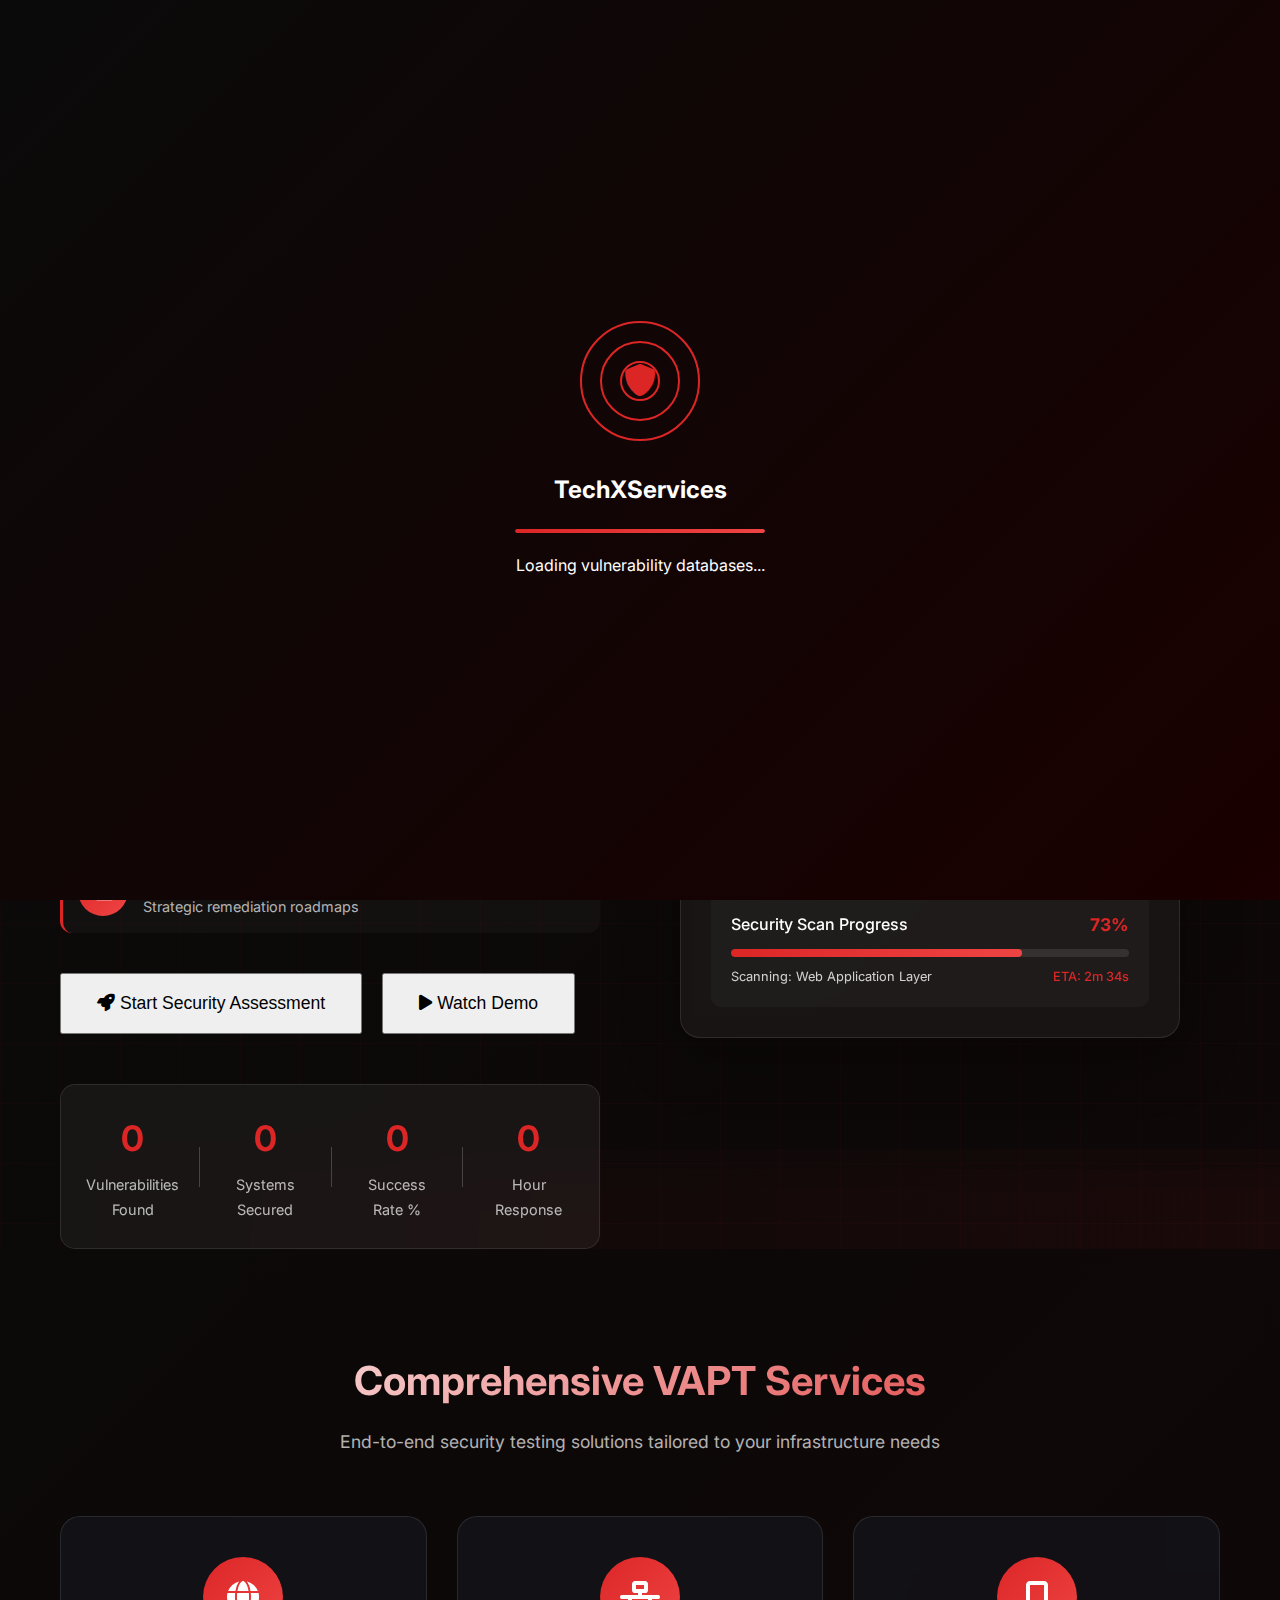
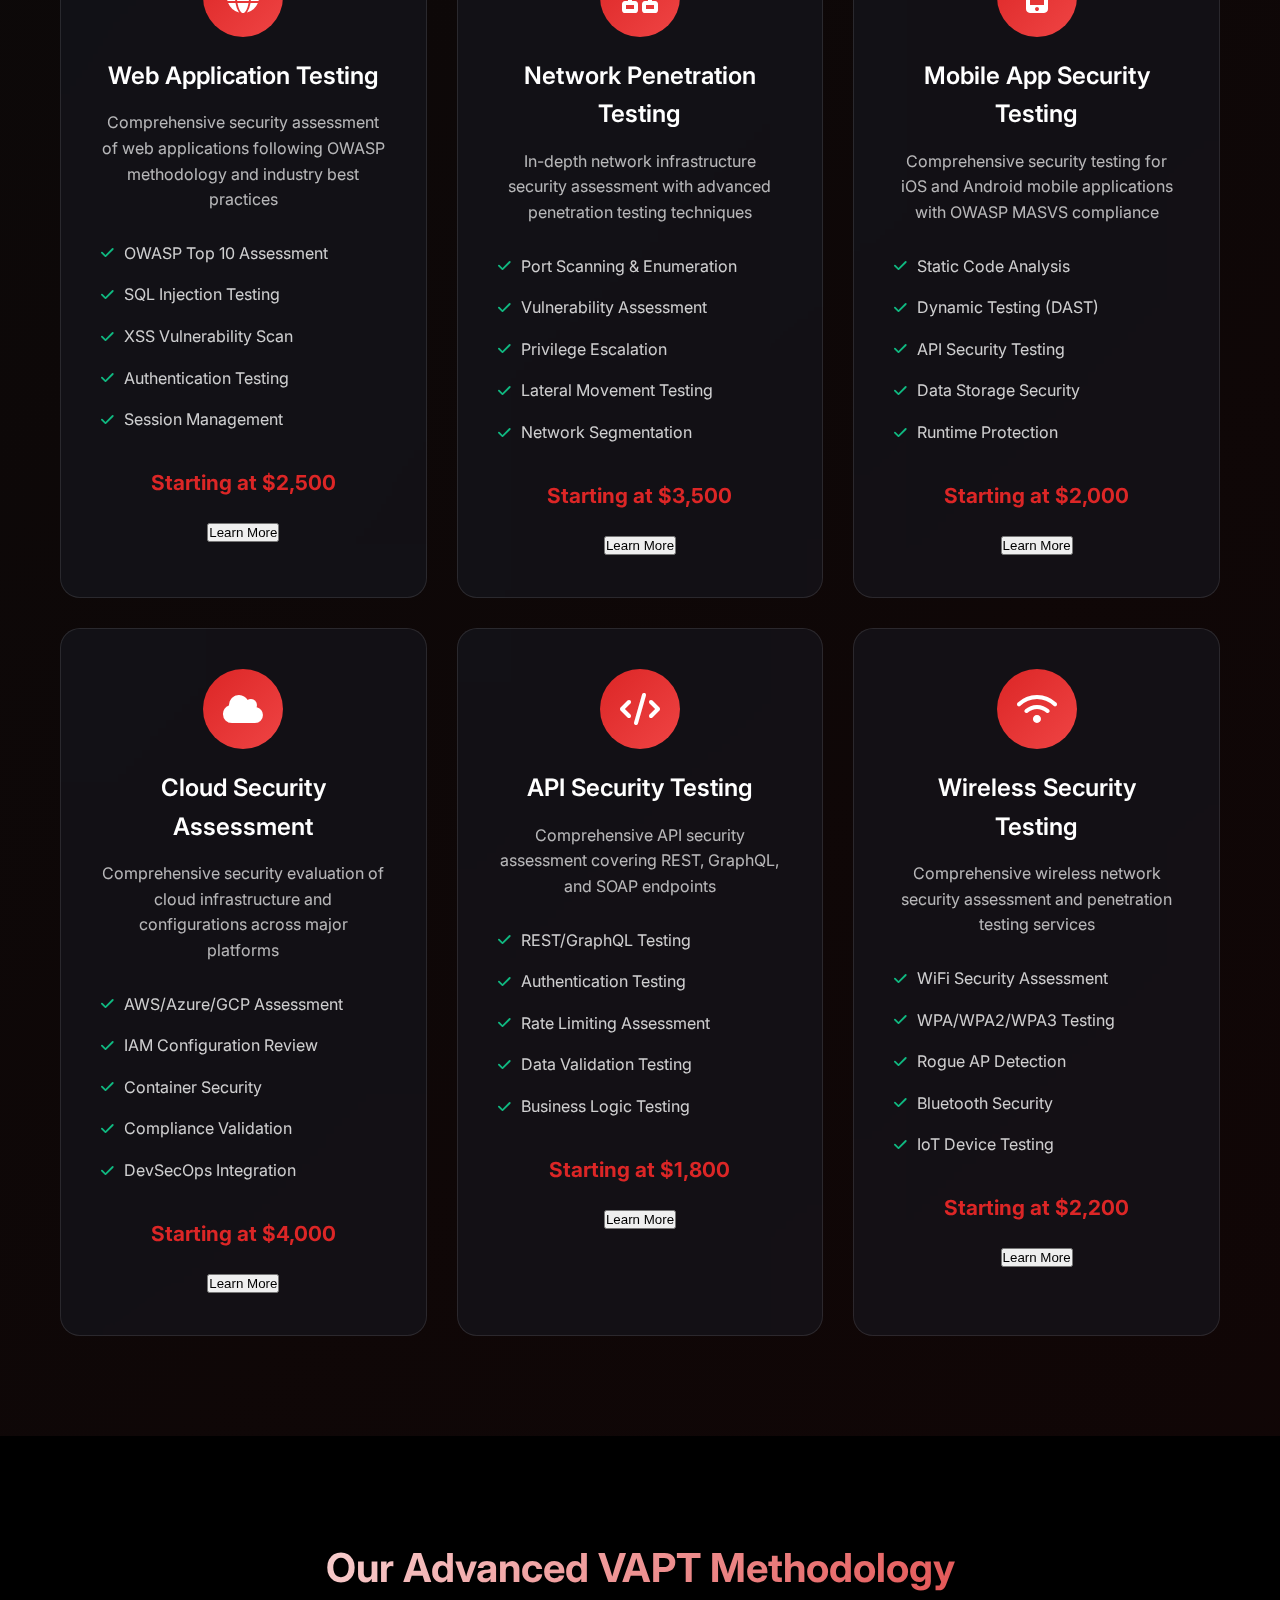
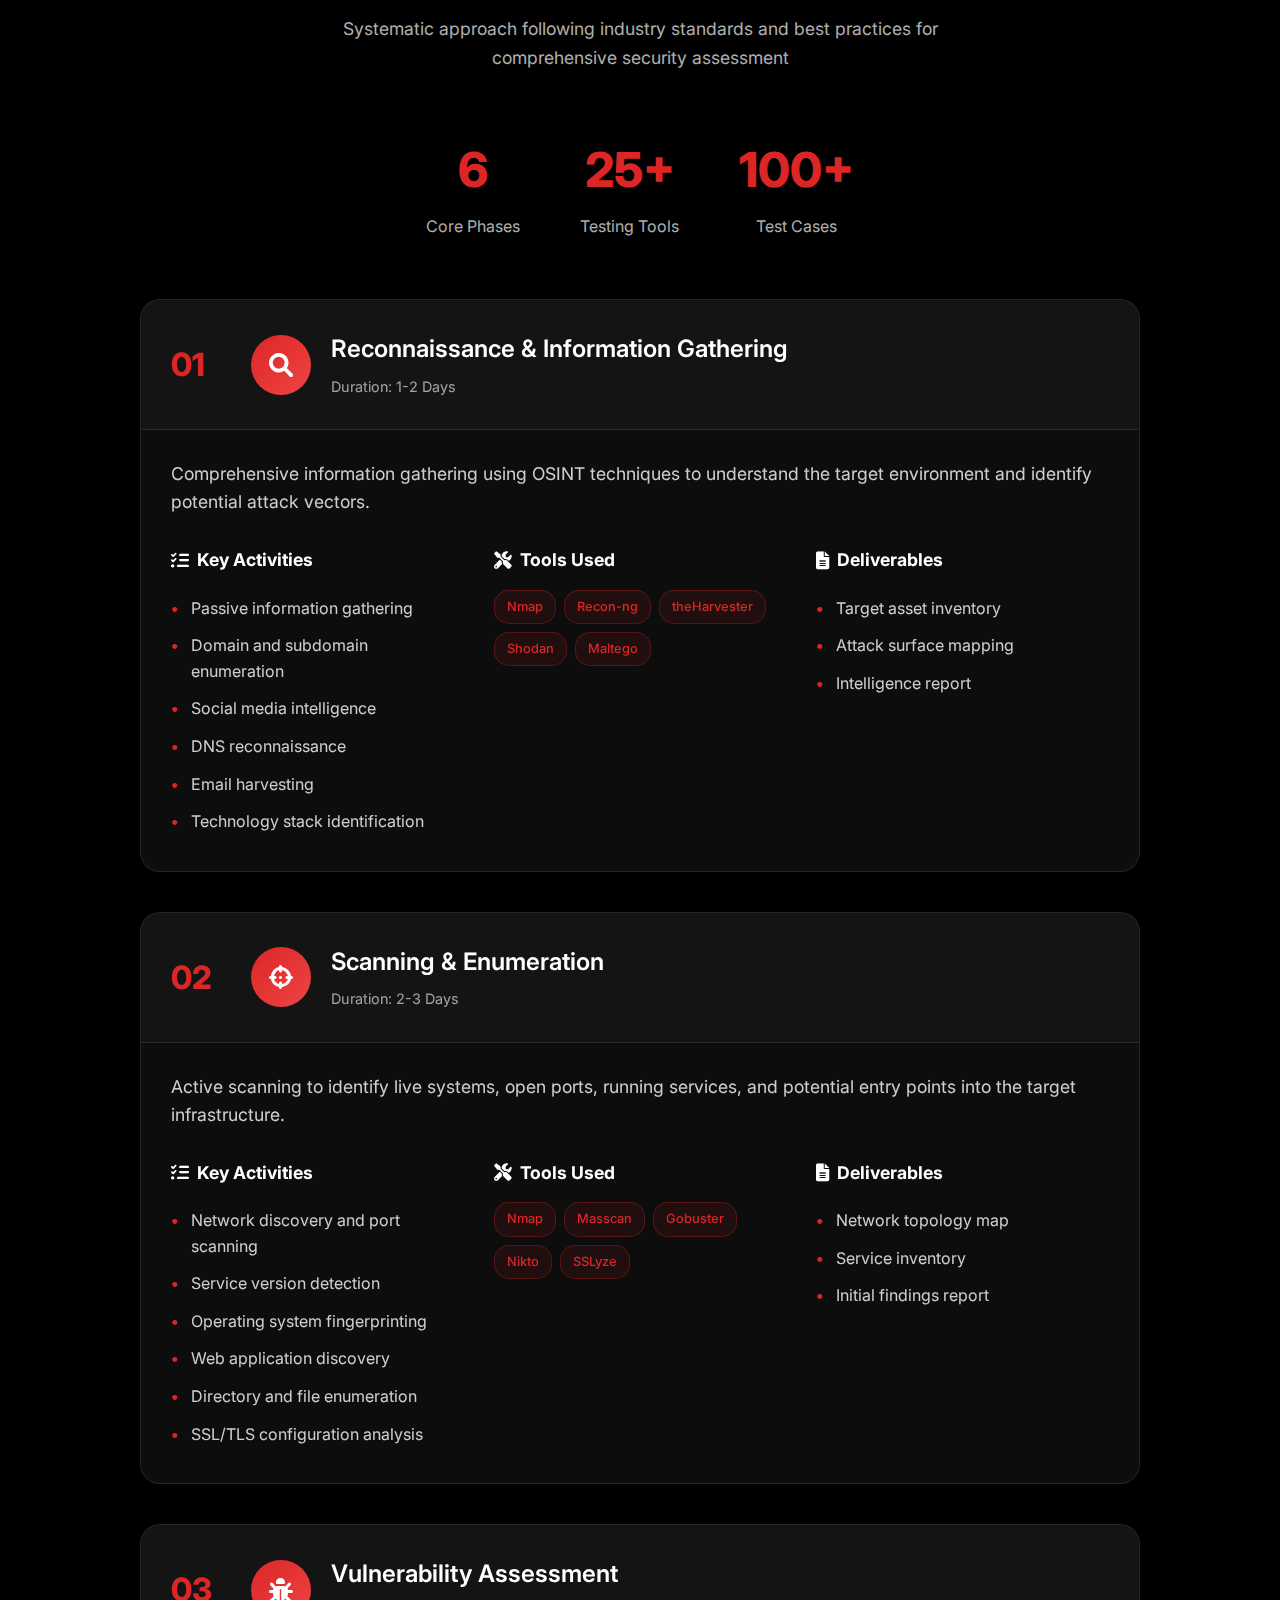
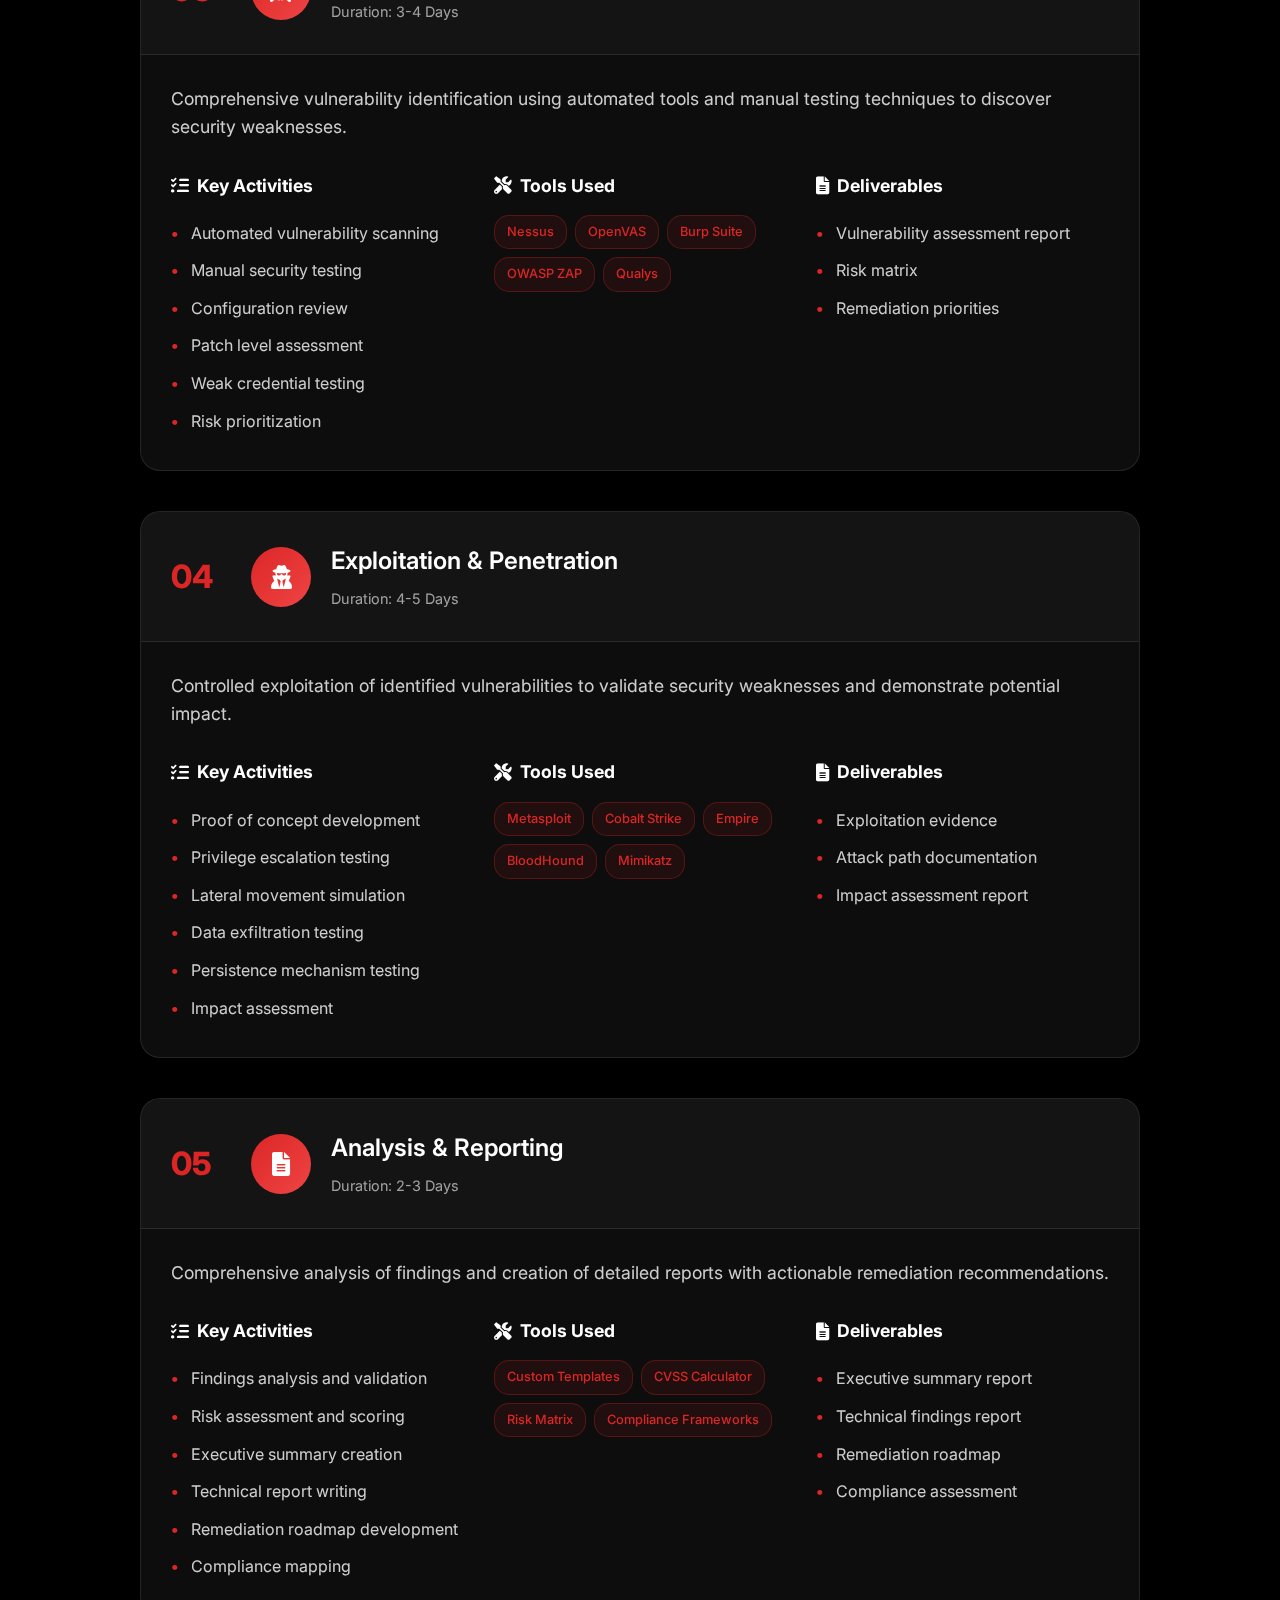
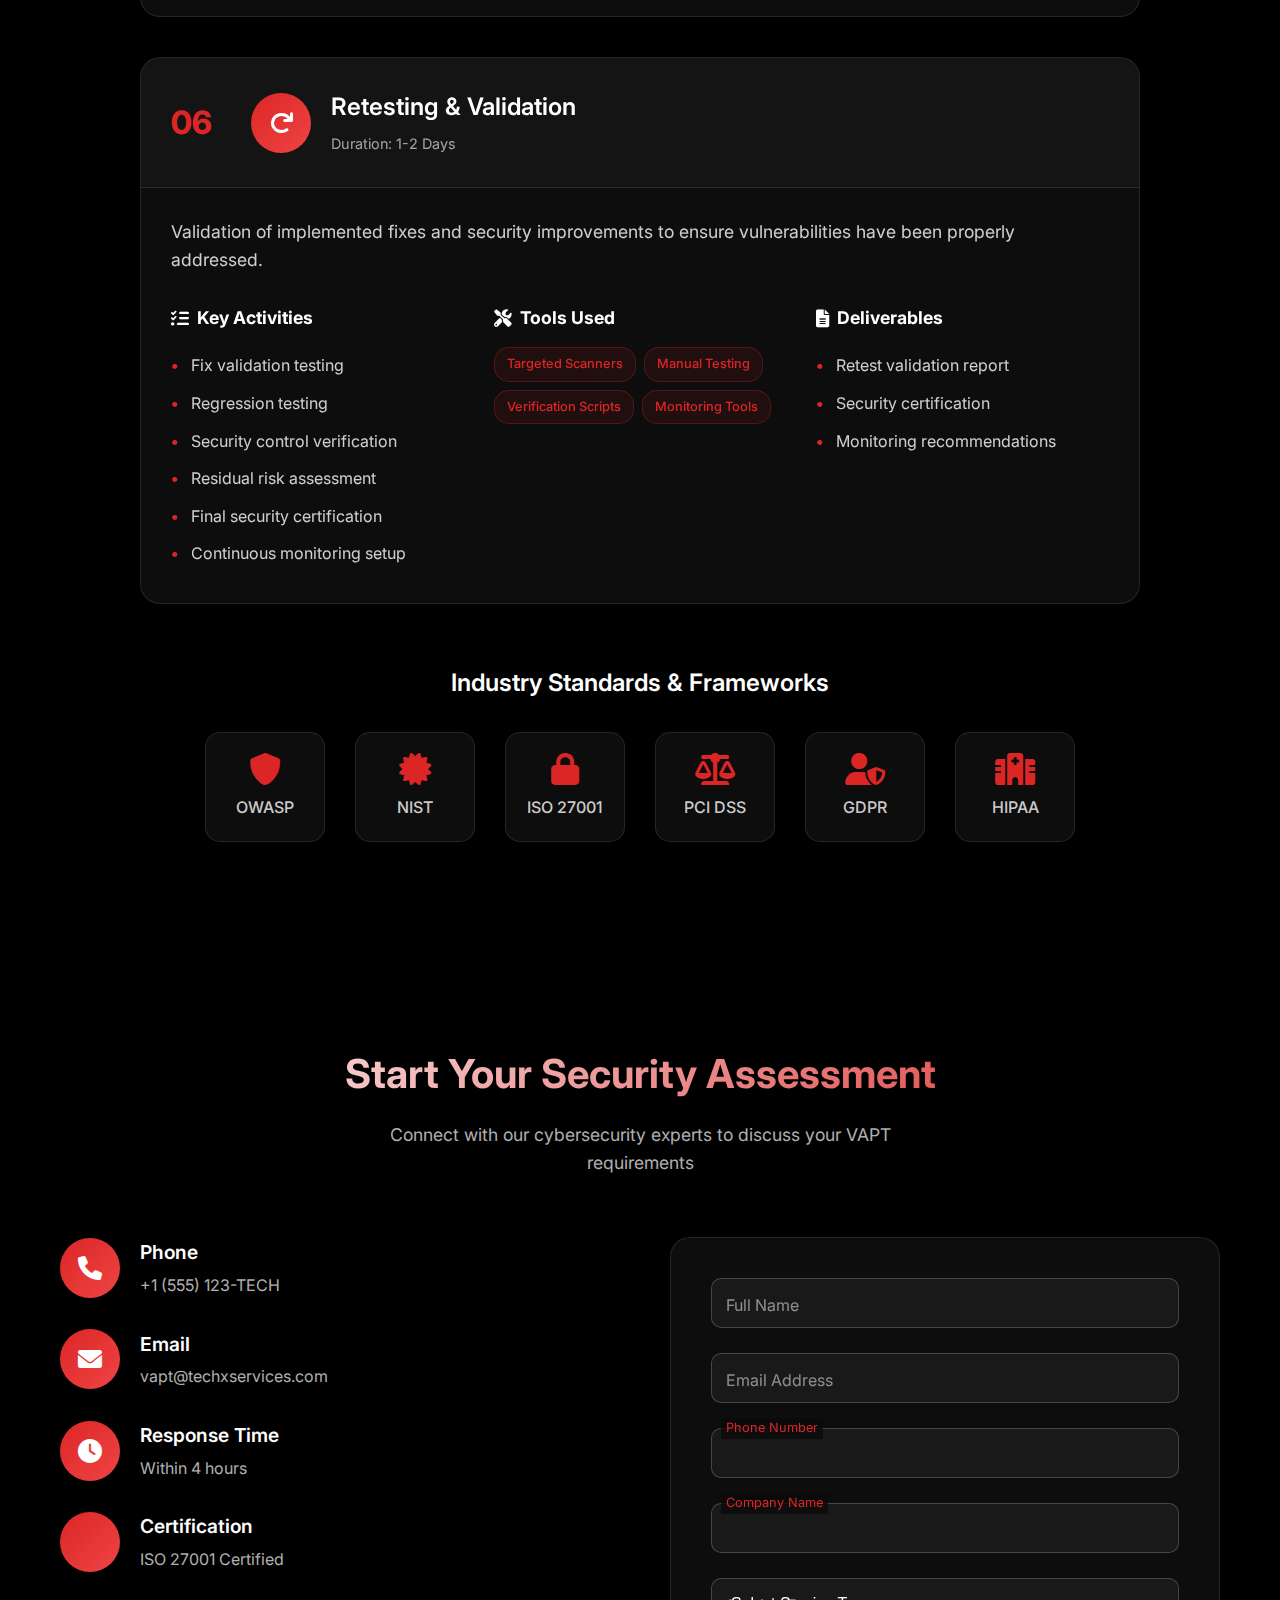
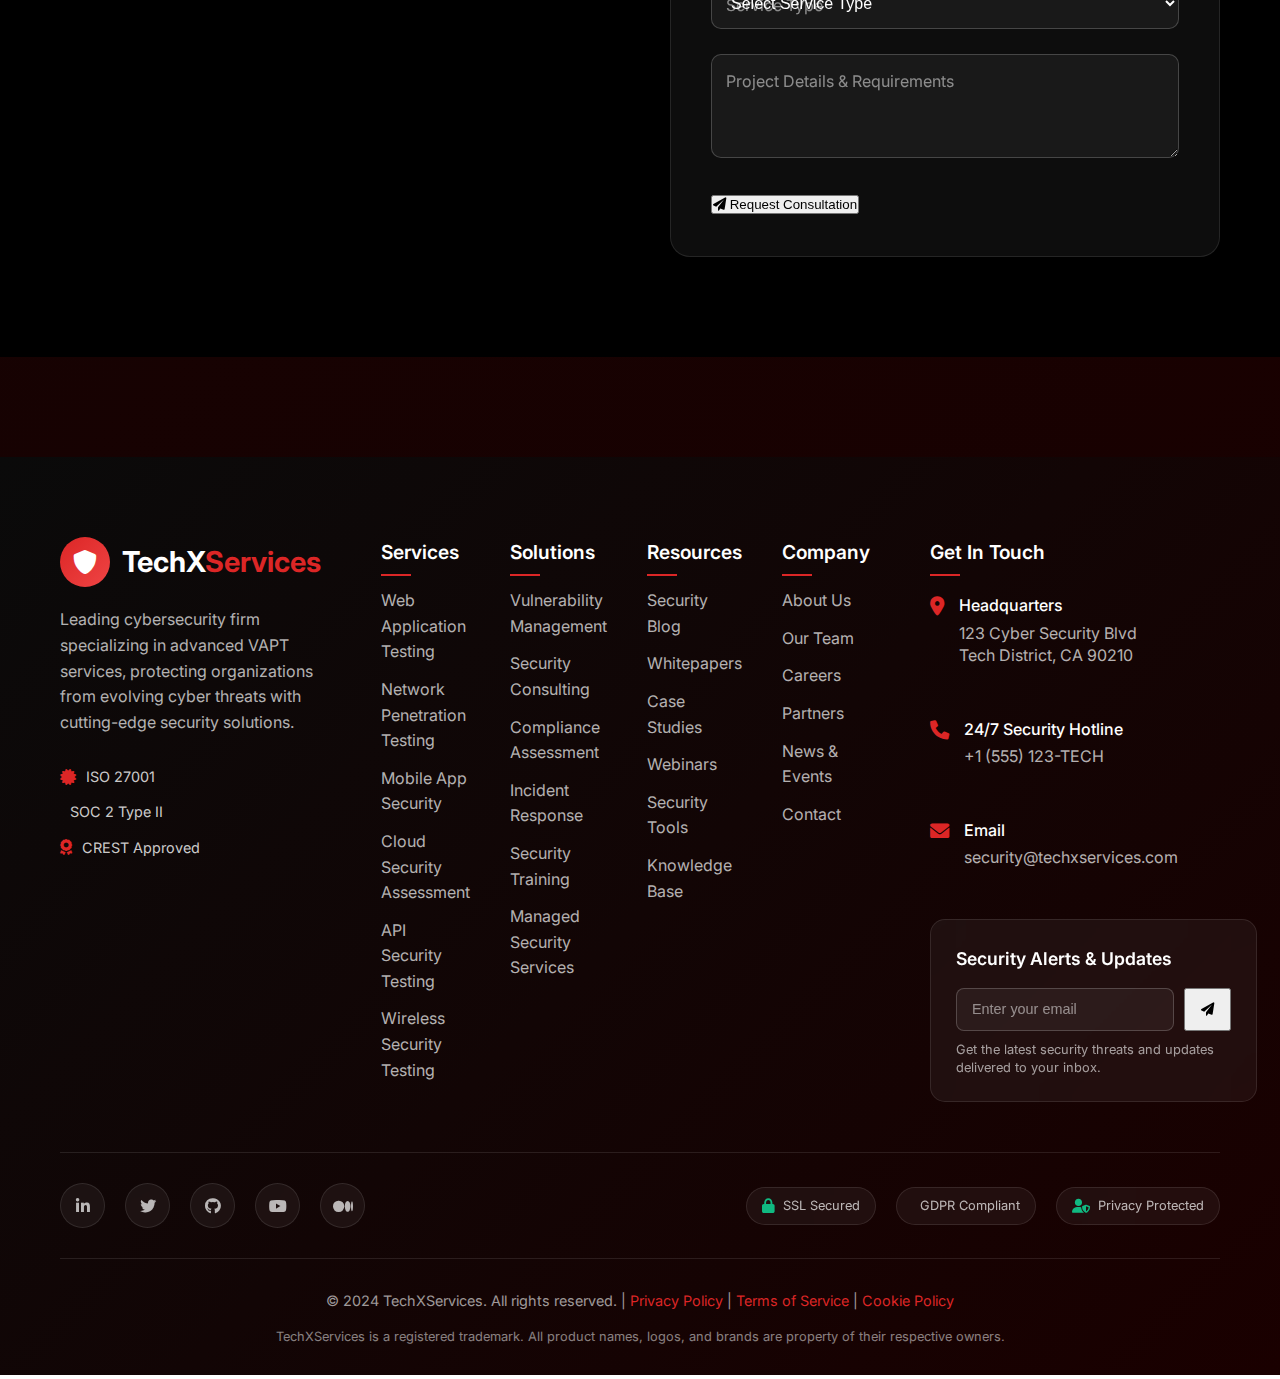
<file: new pages/vpat/index.html>
<!DOCTYPE html>
<html lang="en">
<head>
    <meta charset="UTF-8">
    <meta name="viewport" content="width=device-width, initial-scale=1.0">
    <title>VAPT Services - TechXServices | Advanced Vulnerability Assessment & Penetration Testing</title>
    <link rel="stylesheet" href="styles.css">
    <link href="https://fonts.googleapis.com/css2?family=Inter:wght@300;400;500;600;700;800&display=swap" rel="stylesheet">
    <link rel="stylesheet" href="https://cdnjs.cloudflare.com/ajax/libs/font-awesome/6.0.0/css/all.min.css">
</head>
<body>
    <!-- Loading Screen -->
    <div id="loadingScreen" class="loading-screen">
        <div class="loading-content">
            <div class="techx-logo-animation">
                <div class="logo-ring"></div>
                <div class="logo-ring"></div>
                <div class="logo-ring"></div>
                <div class="logo-center">
                    <i class="fas fa-shield-alt"></i>
                </div>
            </div>
            <h2>TechXServices</h2>
            <div class="loading-bar">
                <div class="loading-progress"></div>
            </div>
            <p id="loadingText">Initializing security assessment platform...</p>
        </div>
    </div>

    <!-- Navigation -->
    <header class="header">
        <div class="container">
            <div class="header-content">
                <!-- Logo -->
                <a href="index.html" class="logo">
                    Tech<span class="logo-accent">X</span>services
                </a>

                <!-- Navigation -->
                <nav class="nav">
                    <a href="index.html" class="nav-link active">Home</a>
                    <a href="services.html" class="nav-link">Services</a>
                    <a href="courses.html" class="nav-link">Courses</a>
                    <a href="about.html" class="nav-link">About Us</a>
                </nav>

                <!-- Search and Contact -->
                <div class="header-actions">
                    <div class="search-container">
                        <i class="fas fa-search search-icon"></i>
                        <input type="text" placeholder="Search for the courses ...." class="search-input">
                    </div>
                    <a href="contact-sales.html" class="btn btn-primary">Contact Sales</a>
                </div>

                <!-- Mobile Menu Button -->
                <button class="mobile-menu-btn" id="mobileMenuBtn">
                    <i class="fas fa-bars"></i>
                </button>
            </div>
        </div>
    </header>

    <!-- Hero Section -->
<section id="home" class="hero">
    <div class="hero-background">
        <div class="cyber-grid"></div>
        <div class="floating-particles">
            <div class="particle" style="--delay: 0s; --duration: 8s;"></div>
            <div class="particle" style="--delay: 1s; --duration: 10s;"></div>
            <div class="particle" style="--delay: 2s; --duration: 12s;"></div>
            <div class="particle" style="--delay: 3s; --duration: 9s;"></div>
            <div class="particle" style="--delay: 4s; --duration: 11s;"></div>
        </div>
        <div class="security-waves">
            <div class="wave wave-1"></div>
            <div class="wave wave-2"></div>
            <div class="wave wave-3"></div>
        </div>
    </div>
    <div class="container">
        <div class="hero-content">
            <div class="hero-main">
                <div class="hero-badge">
                    <i class="fas fa-shield-check"></i>
                    <span>Advanced Cybersecurity Solutions</span>
                    <div class="badge-pulse"></div>
                </div>
                <h1>Penetration Testing <span class="highlight">Redefined</span></h1>
                <p class="hero-subtitle">Comprehensive VAPT services that go beyond traditional security testing. We simulate real-world attacks to identify vulnerabilities before malicious actors do.</p>
                
                <div class="hero-features">
                    <div class="feature-item">
                        <div class="feature-icon">
                            <i class="fas fa-crosshairs"></i>
                        </div>
                        <div class="feature-text">
                            <h3>Advanced Threat Simulation</h3>
                            <p>Real-world attack scenarios</p>
                        </div>
                    </div>
                    <div class="feature-item">
                        <div class="feature-icon">
                            <i class="fas fa-shield-virus"></i>
                        </div>
                        <div class="feature-text">
                            <h3>Zero-Day Discovery</h3>
                            <p>Uncover hidden vulnerabilities</p>
                        </div>
                    </div>
                    <div class="feature-item">
                        <div class="feature-icon">
                            <i class="fas fa-chart-line"></i>
                        </div>
                        <div class="feature-text">
                            <h3>Actionable Intelligence</h3>
                            <p>Strategic remediation roadmaps</p>
                        </div>
                    </div>
                </div>

                <div class="hero-actions">
                    <button class="btn btn-primary btn-large" onclick="scrollToSection('services')">
                        <i class="fas fa-rocket"></i>
                        <span>Start Security Assessment</span>
                        <div class="btn-glow"></div>
                    </button>
                    <button class="btn btn-secondary btn-large" onclick="openModal('demoModal')">
                        <i class="fas fa-play"></i>
                        <span>Watch Demo</span>
                    </button>
                </div>

                <div class="hero-stats-bar">
                    <div class="stat-group">
                        <div class="stat-item">
                            <span class="stat-number" data-target="15000">0</span>
                            <span class="stat-label">Vulnerabilities Found</span>
                        </div>
                        <div class="stat-divider"></div>
                        <div class="stat-item">
                            <span class="stat-number" data-target="750">0</span>
                            <span class="stat-label">Systems Secured</span>
                        </div>
                        <div class="stat-divider"></div>
                        <div class="stat-item">
                            <span class="stat-number" data-target="99">0</span>
                            <span class="stat-label">Success Rate %</span>
                        </div>
                        <div class="stat-divider"></div>
                        <div class="stat-item">
                            <span class="stat-number" data-target="24">0</span>
                            <span class="stat-label">Hour Response</span>
                        </div>
                    </div>
                </div>
            </div>

            <div class="hero-visual">
                <div class="threat-monitor">
                    <div class="monitor-header">
                        <div class="monitor-title">
                            <i class="fas fa-satellite-dish"></i>
                            <span>Threat Intelligence Center</span>
                        </div>
                        <div class="monitor-status">
                            <div class="status-indicator active"></div>
                            <span>Live Monitoring</span>
                        </div>
                    </div>
                    
                    <div class="threat-map">
                        <div class="map-container">
                            <div class="threat-point" style="top: 20%; left: 15%;" data-threat="SQL Injection">
                                <div class="threat-pulse"></div>
                                <div class="threat-info">SQL Injection<br><span>Critical</span></div>
                            </div>
                            <div class="threat-point" style="top: 60%; left: 70%;" data-threat="XSS">
                                <div class="threat-pulse"></div>
                                <div class="threat-info">XSS Vulnerability<br><span>High</span></div>
                            </div>
                            <div class="threat-point" style="top: 35%; left: 85%;" data-threat="CSRF">
                                <div class="threat-pulse"></div>
                                <div class="threat-info">CSRF Attack<br><span>Medium</span></div>
                            </div>
                            <div class="threat-point" style="top: 75%; left: 25%;" data-threat="Brute Force">
                                <div class="threat-pulse"></div>
                                <div class="threat-info">Brute Force<br><span>High</span></div>
                            </div>
                            <div class="threat-point" style="top: 45%; left: 50%;" data-threat="Privilege Escalation">
                                <div class="threat-pulse"></div>
                                <div class="threat-info">Privilege Escalation<br><span>Critical</span></div>
                            </div>
                        </div>
                    </div>

                    <div class="threat-stats">
                        <div class="threat-category">
                            <div class="category-header">
                                <div class="category-icon critical">
                                    <i class="fas fa-exclamation-triangle"></i>
                                </div>
                                <div class="category-info">
                                    <span class="category-count">23</span>
                                    <span class="category-label">Critical</span>
                                </div>
                            </div>
                            <div class="category-bar">
                                <div class="bar-fill critical" style="width: 85%"></div>
                            </div>
                        </div>
                        
                        <div class="threat-category">
                            <div class="category-header">
                                <div class="category-icon high">
                                    <i class="fas fa-shield-virus"></i>
                                </div>
                                <div class="category-info">
                                    <span class="category-count">47</span>
                                    <span class="category-label">High Risk</span>
                                </div>
                            </div>
                            <div class="category-bar">
                                <div class="bar-fill high" style="width: 65%"></div>
                            </div>
                        </div>
                        
                        <div class="threat-category">
                            <div class="category-header">
                                <div class="category-icon medium">
                                    <i class="fas fa-info-circle"></i>
                                </div>
                                <div class="category-info">
                                    <span class="category-count">156</span>
                                    <span class="category-label">Medium</span>
                                </div>
                            </div>
                            <div class="category-bar">
                                <div class="bar-fill medium" style="width: 45%"></div>
                            </div>
                        </div>
                    </div>

                    <div class="scan-progress">
                        <div class="progress-header">
                            <span>Security Scan Progress</span>
                            <span class="progress-percentage">73%</span>
                        </div>
                        <div class="progress-bar">
                            <div class="progress-fill" style="width: 73%"></div>
                        </div>
                        <div class="scan-details">
                            <span>Scanning: Web Application Layer</span>
                            <span class="scan-time">ETA: 2m 34s</span>
                        </div>
                    </div>
                </div>
            </div>
        </div>
    </div>
</section>

    <!-- Services Section -->
    <section id="services" class="services">
        <div class="container">
            <div class="section-header">
                <h2>Comprehensive VAPT Services</h2>
                <p>End-to-end security testing solutions tailored to your infrastructure needs</p>
            </div>
            <div class="services-grid">
                <div class="service-card" data-service="web-app">
                    <div class="service-icon">
                        <i class="fas fa-globe"></i>
                    </div>
                    <h3>Web Application Testing</h3>
                    <p>Comprehensive security assessment of web applications following OWASP methodology and industry best practices</p>
                    <ul class="service-features">
                        <li><i class="fas fa-check"></i> OWASP Top 10 Assessment</li>
                        <li><i class="fas fa-check"></i> SQL Injection Testing</li>
                        <li><i class="fas fa-check"></i> XSS Vulnerability Scan</li>
                        <li><i class="fas fa-check"></i> Authentication Testing</li>
                        <li><i class="fas fa-check"></i> Session Management</li>
                    </ul>
                    <div class="service-price">Starting at $2,500</div>
                    <button class="btn btn-outline" onclick="openServiceModal('webApp')">Learn More</button>
                </div>

                <div class="service-card" data-service="network">
                    <div class="service-icon">
                        <i class="fas fa-network-wired"></i>
                    </div>
                    <h3>Network Penetration Testing</h3>
                    <p>In-depth network infrastructure security assessment with advanced penetration testing techniques</p>
                    <ul class="service-features">
                        <li><i class="fas fa-check"></i> Port Scanning & Enumeration</li>
                        <li><i class="fas fa-check"></i> Vulnerability Assessment</li>
                        <li><i class="fas fa-check"></i> Privilege Escalation</li>
                        <li><i class="fas fa-check"></i> Lateral Movement Testing</li>
                        <li><i class="fas fa-check"></i> Network Segmentation</li>
                    </ul>
                    <div class="service-price">Starting at $3,500</div>
                    <button class="btn btn-outline" onclick="openServiceModal('network')">Learn More</button>
                </div>

                <div class="service-card" data-service="mobile">
                    <div class="service-icon">
                        <i class="fas fa-mobile-alt"></i>
                    </div>
                    <h3>Mobile App Security Testing</h3>
                    <p>Comprehensive security testing for iOS and Android mobile applications with OWASP MASVS compliance</p>
                    <ul class="service-features">
                        <li><i class="fas fa-check"></i> Static Code Analysis</li>
                        <li><i class="fas fa-check"></i> Dynamic Testing (DAST)</li>
                        <li><i class="fas fa-check"></i> API Security Testing</li>
                        <li><i class="fas fa-check"></i> Data Storage Security</li>
                        <li><i class="fas fa-check"></i> Runtime Protection</li>
                    </ul>
                    <div class="service-price">Starting at $2,000</div>
                    <button class="btn btn-outline" onclick="openServiceModal('mobile')">Learn More</button>
                </div>

                <div class="service-card" data-service="cloud">
                    <div class="service-icon">
                        <i class="fas fa-cloud"></i>
                    </div>
                    <h3>Cloud Security Assessment</h3>
                    <p>Comprehensive security evaluation of cloud infrastructure and configurations across major platforms</p>
                    <ul class="service-features">
                        <li><i class="fas fa-check"></i> AWS/Azure/GCP Assessment</li>
                        <li><i class="fas fa-check"></i> IAM Configuration Review</li>
                        <li><i class="fas fa-check"></i> Container Security</li>
                        <li><i class="fas fa-check"></i> Compliance Validation</li>
                        <li><i class="fas fa-check"></i> DevSecOps Integration</li>
                    </ul>
                    <div class="service-price">Starting at $4,000</div>
                    <button class="btn btn-outline" onclick="openServiceModal('cloud')">Learn More</button>
                </div>

                <div class="service-card" data-service="api">
                    <div class="service-icon">
                        <i class="fas fa-code"></i>
                    </div>
                    <h3>API Security Testing</h3>
                    <p>Comprehensive API security assessment covering REST, GraphQL, and SOAP endpoints</p>
                    <ul class="service-features">
                        <li><i class="fas fa-check"></i> REST/GraphQL Testing</li>
                        <li><i class="fas fa-check"></i> Authentication Testing</li>
                        <li><i class="fas fa-check"></i> Rate Limiting Assessment</li>
                        <li><i class="fas fa-check"></i> Data Validation Testing</li>
                        <li><i class="fas fa-check"></i> Business Logic Testing</li>
                    </ul>
                    <div class="service-price">Starting at $1,800</div>
                    <button class="btn btn-outline" onclick="openServiceModal('api')">Learn More</button>
                </div>

                <div class="service-card" data-service="wireless">
                    <div class="service-icon">
                        <i class="fas fa-wifi"></i>
                    </div>
                    <h3>Wireless Security Testing</h3>
                    <p>Comprehensive wireless network security assessment and penetration testing services</p>
                    <ul class="service-features">
                        <li><i class="fas fa-check"></i> WiFi Security Assessment</li>
                        <li><i class="fas fa-check"></i> WPA/WPA2/WPA3 Testing</li>
                        <li><i class="fas fa-check"></i> Rogue AP Detection</li>
                        <li><i class="fas fa-check"></i> Bluetooth Security</li>
                        <li><i class="fas fa-check"></i> IoT Device Testing</li>
                    </ul>
                    <div class="service-price">Starting at $2,200</div>
                    <button class="btn btn-outline" onclick="openServiceModal('wireless')">Learn More</button>
                </div>
            </div>
        </div>
    </section>

    <!-- Enhanced Methodology Section -->
    <section id="methodology" class="methodology">
        <div class="container">
            <div class="section-header">
                <h2>Our Advanced VAPT Methodology</h2>
                <p>Systematic approach following industry standards and best practices for comprehensive security assessment</p>
            </div>
            
            <div class="methodology-overview">
                <div class="methodology-stats">
                    <div class="method-stat">
                        <span class="stat-number">6</span>
                        <span class="stat-label">Core Phases</span>
                    </div>
                    <div class="method-stat">
                        <span class="stat-number">25+</span>
                        <span class="stat-label">Testing Tools</span>
                    </div>
                    <div class="method-stat">
                        <span class="stat-number">100+</span>
                        <span class="stat-label">Test Cases</span>
                    </div>
                </div>
            </div>

            <div class="methodology-phases">
                <div class="phase-item" data-phase="1">
                    <div class="phase-header">
                        <div class="phase-number">01</div>
                        <div class="phase-icon">
                            <i class="fas fa-search"></i>
                        </div>
                        <div class="phase-title">
                            <h3>Reconnaissance & Information Gathering</h3>
                            <span class="phase-duration">Duration: 1-2 Days</span>
                        </div>
                    </div>
                    <div class="phase-content">
                        <div class="phase-description">
                            <p>Comprehensive information gathering using OSINT techniques to understand the target environment and identify potential attack vectors.</p>
                        </div>
                        <div class="phase-details">
                            <div class="phase-activities">
                                <h4><i class="fas fa-tasks"></i> Key Activities</h4>
                                <ul>
                                    <li>Passive information gathering</li>
                                    <li>Domain and subdomain enumeration</li>
                                    <li>Social media intelligence</li>
                                    <li>DNS reconnaissance</li>
                                    <li>Email harvesting</li>
                                    <li>Technology stack identification</li>
                                </ul>
                            </div>
                            <div class="phase-tools">
                                <h4><i class="fas fa-tools"></i> Tools Used</h4>
                                <div class="tool-tags">
                                    <span class="tool-tag">Nmap</span>
                                    <span class="tool-tag">Recon-ng</span>
                                    <span class="tool-tag">theHarvester</span>
                                    <span class="tool-tag">Shodan</span>
                                    <span class="tool-tag">Maltego</span>
                                </div>
                            </div>
                            <div class="phase-deliverables">
                                <h4><i class="fas fa-file-alt"></i> Deliverables</h4>
                                <ul>
                                    <li>Target asset inventory</li>
                                    <li>Attack surface mapping</li>
                                    <li>Intelligence report</li>
                                </ul>
                            </div>
                        </div>
                    </div>
                </div>

                <div class="phase-item" data-phase="2">
                    <div class="phase-header">
                        <div class="phase-number">02</div>
                        <div class="phase-icon">
                            <i class="fas fa-crosshairs"></i>
                        </div>
                        <div class="phase-title">
                            <h3>Scanning & Enumeration</h3>
                            <span class="phase-duration">Duration: 2-3 Days</span>
                        </div>
                    </div>
                    <div class="phase-content">
                        <div class="phase-description">
                            <p>Active scanning to identify live systems, open ports, running services, and potential entry points into the target infrastructure.</p>
                        </div>
                        <div class="phase-details">
                            <div class="phase-activities">
                                <h4><i class="fas fa-tasks"></i> Key Activities</h4>
                                <ul>
                                    <li>Network discovery and port scanning</li>
                                    <li>Service version detection</li>
                                    <li>Operating system fingerprinting</li>
                                    <li>Web application discovery</li>
                                    <li>Directory and file enumeration</li>
                                    <li>SSL/TLS configuration analysis</li>
                                </ul>
                            </div>
                            <div class="phase-tools">
                                <h4><i class="fas fa-tools"></i> Tools Used</h4>
                                <div class="tool-tags">
                                    <span class="tool-tag">Nmap</span>
                                    <span class="tool-tag">Masscan</span>
                                    <span class="tool-tag">Gobuster</span>
                                    <span class="tool-tag">Nikto</span>
                                    <span class="tool-tag">SSLyze</span>
                                </div>
                            </div>
                            <div class="phase-deliverables">
                                <h4><i class="fas fa-file-alt"></i> Deliverables</h4>
                                <ul>
                                    <li>Network topology map</li>
                                    <li>Service inventory</li>
                                    <li>Initial findings report</li>
                                </ul>
                            </div>
                        </div>
                    </div>
                </div>

                <div class="phase-item" data-phase="3">
                    <div class="phase-header">
                        <div class="phase-number">03</div>
                        <div class="phase-icon">
                            <i class="fas fa-bug"></i>
                        </div>
                        <div class="phase-title">
                            <h3>Vulnerability Assessment</h3>
                            <span class="phase-duration">Duration: 3-4 Days</span>
                        </div>
                    </div>
                    <div class="phase-content">
                        <div class="phase-description">
                            <p>Comprehensive vulnerability identification using automated tools and manual testing techniques to discover security weaknesses.</p>
                        </div>
                        <div class="phase-details">
                            <div class="phase-activities">
                                <h4><i class="fas fa-tasks"></i> Key Activities</h4>
                                <ul>
                                    <li>Automated vulnerability scanning</li>
                                    <li>Manual security testing</li>
                                    <li>Configuration review</li>
                                    <li>Patch level assessment</li>
                                    <li>Weak credential testing</li>
                                    <li>Risk prioritization</li>
                                </ul>
                            </div>
                            <div class="phase-tools">
                                <h4><i class="fas fa-tools"></i> Tools Used</h4>
                                <div class="tool-tags">
                                    <span class="tool-tag">Nessus</span>
                                    <span class="tool-tag">OpenVAS</span>
                                    <span class="tool-tag">Burp Suite</span>
                                    <span class="tool-tag">OWASP ZAP</span>
                                    <span class="tool-tag">Qualys</span>
                                </div>
                            </div>
                            <div class="phase-deliverables">
                                <h4><i class="fas fa-file-alt"></i> Deliverables</h4>
                                <ul>
                                    <li>Vulnerability assessment report</li>
                                    <li>Risk matrix</li>
                                    <li>Remediation priorities</li>
                                </ul>
                            </div>
                        </div>
                    </div>
                </div>

                <div class="phase-item" data-phase="4">
                    <div class="phase-header">
                        <div class="phase-number">04</div>
                        <div class="phase-icon">
                            <i class="fas fa-user-secret"></i>
                        </div>
                        <div class="phase-title">
                            <h3>Exploitation & Penetration</h3>
                            <span class="phase-duration">Duration: 4-5 Days</span>
                        </div>
                    </div>
                    <div class="phase-content">
                        <div class="phase-description">
                            <p>Controlled exploitation of identified vulnerabilities to validate security weaknesses and demonstrate potential impact.</p>
                        </div>
                        <div class="phase-details">
                            <div class="phase-activities">
                                <h4><i class="fas fa-tasks"></i> Key Activities</h4>
                                <ul>
                                    <li>Proof of concept development</li>
                                    <li>Privilege escalation testing</li>
                                    <li>Lateral movement simulation</li>
                                    <li>Data exfiltration testing</li>
                                    <li>Persistence mechanism testing</li>
                                    <li>Impact assessment</li>
                                </ul>
                            </div>
                            <div class="phase-tools">
                                <h4><i class="fas fa-tools"></i> Tools Used</h4>
                                <div class="tool-tags">
                                    <span class="tool-tag">Metasploit</span>
                                    <span class="tool-tag">Cobalt Strike</span>
                                    <span class="tool-tag">Empire</span>
                                    <span class="tool-tag">BloodHound</span>
                                    <span class="tool-tag">Mimikatz</span>
                                </div>
                            </div>
                            <div class="phase-deliverables">
                                <h4><i class="fas fa-file-alt"></i> Deliverables</h4>
                                <ul>
                                    <li>Exploitation evidence</li>
                                    <li>Attack path documentation</li>
                                    <li>Impact assessment report</li>
                                </ul>
                            </div>
                        </div>
                    </div>
                </div>

                <div class="phase-item" data-phase="5">
                    <div class="phase-header">
                        <div class="phase-number">05</div>
                        <div class="phase-icon">
                            <i class="fas fa-file-alt"></i>
                        </div>
                        <div class="phase-title">
                            <h3>Analysis & Reporting</h3>
                            <span class="phase-duration">Duration: 2-3 Days</span>
                        </div>
                    </div>
                    <div class="phase-content">
                        <div class="phase-description">
                            <p>Comprehensive analysis of findings and creation of detailed reports with actionable remediation recommendations.</p>
                        </div>
                        <div class="phase-details">
                            <div class="phase-activities">
                                <h4><i class="fas fa-tasks"></i> Key Activities</h4>
                                <ul>
                                    <li>Findings analysis and validation</li>
                                    <li>Risk assessment and scoring</li>
                                    <li>Executive summary creation</li>
                                    <li>Technical report writing</li>
                                    <li>Remediation roadmap development</li>
                                    <li>Compliance mapping</li>
                                </ul>
                            </div>
                            <div class="phase-tools">
                                <h4><i class="fas fa-tools"></i> Tools Used</h4>
                                <div class="tool-tags">
                                    <span class="tool-tag">Custom Templates</span>
                                    <span class="tool-tag">CVSS Calculator</span>
                                    <span class="tool-tag">Risk Matrix</span>
                                    <span class="tool-tag">Compliance Frameworks</span>
                                </div>
                            </div>
                            <div class="phase-deliverables">
                                <h4><i class="fas fa-file-alt"></i> Deliverables</h4>
                                <ul>
                                    <li>Executive summary report</li>
                                    <li>Technical findings report</li>
                                    <li>Remediation roadmap</li>
                                    <li>Compliance assessment</li>
                                </ul>
                            </div>
                        </div>
                    </div>
                </div>

                <div class="phase-item" data-phase="6">
                    <div class="phase-header">
                        <div class="phase-number">06</div>
                        <div class="phase-icon">
                            <i class="fas fa-redo"></i>
                        </div>
                        <div class="phase-title">
                            <h3>Retesting & Validation</h3>
                            <span class="phase-duration">Duration: 1-2 Days</span>
                        </div>
                    </div>
                    <div class="phase-content">
                        <div class="phase-description">
                            <p>Validation of implemented fixes and security improvements to ensure vulnerabilities have been properly addressed.</p>
                        </div>
                        <div class="phase-details">
                            <div class="phase-activities">
                                <h4><i class="fas fa-tasks"></i> Key Activities</h4>
                                <ul>
                                    <li>Fix validation testing</li>
                                    <li>Regression testing</li>
                                    <li>Security control verification</li>
                                    <li>Residual risk assessment</li>
                                    <li>Final security certification</li>
                                    <li>Continuous monitoring setup</li>
                                </ul>
                            </div>
                            <div class="phase-tools">
                                <h4><i class="fas fa-tools"></i> Tools Used</h4>
                                <div class="tool-tags">
                                    <span class="tool-tag">Targeted Scanners</span>
                                    <span class="tool-tag">Manual Testing</span>
                                    <span class="tool-tag">Verification Scripts</span>
                                    <span class="tool-tag">Monitoring Tools</span>
                                </div>
                            </div>
                            <div class="phase-deliverables">
                                <h4><i class="fas fa-file-alt"></i> Deliverables</h4>
                                <ul>
                                    <li>Retest validation report</li>
                                    <li>Security certification</li>
                                    <li>Monitoring recommendations</li>
                                </ul>
                            </div>
                        </div>
                    </div>
                </div>
            </div>

            <div class="methodology-footer">
                <div class="methodology-standards">
                    <h3>Industry Standards & Frameworks</h3>
                    <div class="standards-grid">
                        <div class="standard-item">
                            <i class="fas fa-shield-alt"></i>
                            <span>OWASP</span>
                        </div>
                        <div class="standard-item">
                            <i class="fas fa-certificate"></i>
                            <span>NIST</span>
                        </div>
                        <div class="standard-item">
                            <i class="fas fa-lock"></i>
                            <span>ISO 27001</span>
                        </div>
                        <div class="standard-item">
                            <i class="fas fa-balance-scale"></i>
                            <span>PCI DSS</span>
                        </div>
                        <div class="standard-item">
                            <i class="fas fa-user-shield"></i>
                            <span>GDPR</span>
                        </div>
                        <div class="standard-item">
                            <i class="fas fa-hospital"></i>
                            <span>HIPAA</span>
                        </div>
                    </div>
                </div>
            </div>
        </div>
    </section>

    <!-- Pricing Section -->
    
    <!-- Contact Section -->
    <section id="contact" class="contact">
        <div class="container">
            <div class="section-header">
                <h2>Start Your Security Assessment</h2>
                <p>Connect with our cybersecurity experts to discuss your VAPT requirements</p>
            </div>
            <div class="contact-content">
                <div class="contact-info">
                    <div class="info-item">
                        <div class="info-icon">
                            <i class="fas fa-phone"></i>
                        </div>
                        <div class="info-content">
                            <h3>Phone</h3>
                            <p>+1 (555) 123-TECH</p>
                        </div>
                    </div>
                    <div class="info-item">
                        <div class="info-icon">
                            <i class="fas fa-envelope"></i>
                        </div>
                        <div class="info-content">
                            <h3>Email</h3>
                            <p>vapt@techxservices.com</p>
                        </div>
                    </div>
                    <div class="info-item">
                        <div class="info-icon">
                            <i class="fas fa-clock"></i>
                        </div>
                        <div class="info-content">
                            <h3>Response Time</h3>
                            <p>Within 4 hours</p>
                        </div>
                    </div>
                    <div class="info-item">
                        <div class="info-icon">
                            <i class="fas fa-shield-check"></i>
                        </div>
                        <div class="info-content">
                            <h3>Certification</h3>
                            <p>ISO 27001 Certified</p>
                        </div>
                    </div>
                </div>
                <form class="contact-form" id="contactForm">
                    <div class="form-group">
                        <input type="text" id="name" name="name" required>
                        <label for="name">Full Name</label>
                    </div>
                    <div class="form-group">
                        <input type="email" id="email" name="email" required>
                        <label for="email">Email Address</label>
                    </div>
                    <div class="form-group">
                        <input type="tel" id="phone" name="phone">
                        <label for="phone">Phone Number</label>
                    </div>
                    <div class="form-group">
                        <input type="text" id="company" name="company">
                        <label for="company">Company Name</label>
                    </div>
                    <div class="form-group">
                        <select id="service" name="service" required>
                            <option value="">Select Service Type</option>
                            <option value="web-app">Web Application Testing</option>
                            <option value="network">Network Penetration Testing</option>
                            <option value="mobile">Mobile App Security Testing</option>
                            <option value="cloud">Cloud Security Assessment</option>
                            <option value="api">API Security Testing</option>
                            <option value="wireless">Wireless Security Testing</option>
                            <option value="comprehensive">Comprehensive VAPT</option>
                        </select>
                        <label for="service">Service Type</label>
                    </div>
                    <div class="form-group">
                        <textarea id="message" name="message" rows="4" required></textarea>
                        <label for="message">Project Details & Requirements</label>
                    </div>
                    <button type="submit" class="btn btn-primary">
                        <i class="fas fa-paper-plane"></i>
                        Request Consultation
                    </button>
                </form>
            </div>
        </div>
    </section>

    <!-- Service Modals -->
    <div id="webAppModal" class="modal">
        <div class="modal-content">
            <div class="modal-header">
                <h2><i class="fas fa-globe"></i> Web Application Testing</h2>
                <span class="close" onclick="closeModal('webAppModal')">&times;</span>
            </div>
            <div class="modal-body">
                <p>Comprehensive security assessment of web applications following OWASP methodology and industry best practices.</p>
                <h3>What's Included:</h3>
                <ul>
                    <li>OWASP Top 10 vulnerability assessment</li>
                    <li>SQL injection and NoSQL injection testing</li>
                    <li>Cross-site scripting (XSS) testing</li>
                    <li>Authentication and session management testing</li>
                    <li>Business logic testing</li>
                    <li>Input validation and sanitization testing</li>
                    <li>File upload security testing</li>
                    <li>API endpoint security assessment</li>
                </ul>
                <h3>Deliverables:</h3>
                <ul>
                    <li>Executive summary report</li>
                    <li>Technical vulnerability report with CVSS scoring</li>
                    <li>Proof of concept demonstrations</li>
                    <li>Detailed remediation recommendations</li>
                    <li>Compliance mapping (OWASP, PCI DSS)</li>
                </ul>
                <div class="modal-pricing">
                    <span class="modal-price">Starting at $2,500</span>
                    <button class="btn btn-primary" onclick="scrollToSection('contact')">Get Quote</button>
                </div>
            </div>
        </div>
    </div>

    <!-- Demo Modal -->
    <div id="demoModal" class="modal">
        <div class="modal-content">
            <div class="modal-header">
                <h2><i class="fas fa-play"></i> VAPT Methodology Demo</h2>
                <span class="close" onclick="closeModal('demoModal')">&times;</span>
            </div>
            <div class="modal-body">
                <div class="demo-video">
                    <div class="video-placeholder">
                        <i class="fas fa-play-circle"></i>
                        <p>Interactive VAPT Methodology Demo</p>
                        <small>See our comprehensive approach in action</small>
                    </div>
                </div>
                <p>Watch our detailed demonstration to understand how TechXServices conducts vulnerability assessments and penetration testing. Learn about our systematic approach, tools, and methodologies that ensure comprehensive security coverage.</p>
                <div class="demo-highlights">
                    <h3>Demo Highlights:</h3>
                    <ul>
                        <li>Live vulnerability scanning demonstration</li>
                        <li>Penetration testing techniques showcase</li>
                        <li>Report generation walkthrough</li>
                        <li>Remediation planning process</li>
                    </ul>
                </div>
            </div>
        </div>
    </div>

    <!-- Notification System -->
    <div id="notification" class="notification">
        <div class="notification-content">
            <i class="fas fa-check-circle"></i>
            <span id="notificationText">Message sent successfully!</span>
        </div>
    </div>

    <!-- Footer -->
<footer class="footer">
    <div class="footer-background">
        <div class="footer-grid"></div>
        <div class="footer-glow"></div>
    </div>
    
    <div class="container">
        <div class="footer-content">
            <div class="footer-main">
                <div class="footer-brand">
                    <div class="footer-logo">
                        <div class="logo-icon">
                            <i class="fas fa-shield-alt"></i>
                        </div>
                        <span class="logo-text">TechX<span class="logo-accent">Services</span></span>
                    </div>
                    <p class="footer-description">
                        Leading cybersecurity firm specializing in advanced VAPT services, protecting organizations from evolving cyber threats with cutting-edge security solutions.
                    </p>
                    <div class="footer-certifications">
                        <div class="cert-item">
                            <i class="fas fa-certificate"></i>
                            <span>ISO 27001</span>
                        </div>
                        <div class="cert-item">
                            <i class="fas fa-shield-check"></i>
                            <span>SOC 2 Type II</span>
                        </div>
                        <div class="cert-item">
                            <i class="fas fa-award"></i>
                            <span>CREST Approved</span>
                        </div>
                    </div>
                </div>

                <div class="footer-links">
                    <div class="footer-column">
                        <h3>Services</h3>
                        <ul>
                            <li><a href="#services">Web Application Testing</a></li>
                            <li><a href="#services">Network Penetration Testing</a></li>
                            <li><a href="#services">Mobile App Security</a></li>
                            <li><a href="#services">Cloud Security Assessment</a></li>
                            <li><a href="#services">API Security Testing</a></li>
                            <li><a href="#services">Wireless Security Testing</a></li>
                        </ul>
                    </div>

                    <div class="footer-column">
                        <h3>Solutions</h3>
                        <ul>
                            <li><a href="#">Vulnerability Management</a></li>
                            <li><a href="#">Security Consulting</a></li>
                            <li><a href="#">Compliance Assessment</a></li>
                            <li><a href="#">Incident Response</a></li>
                            <li><a href="#">Security Training</a></li>
                            <li><a href="#">Managed Security Services</a></li>
                        </ul>
                    </div>

                    <div class="footer-column">
                        <h3>Resources</h3>
                        <ul>
                            <li><a href="#">Security Blog</a></li>
                            <li><a href="#">Whitepapers</a></li>
                            <li><a href="#">Case Studies</a></li>
                            <li><a href="#">Webinars</a></li>
                            <li><a href="#">Security Tools</a></li>
                            <li><a href="#">Knowledge Base</a></li>
                        </ul>
                    </div>

                    <div class="footer-column">
                        <h3>Company</h3>
                        <ul>
                            <li><a href="#">About Us</a></li>
                            <li><a href="#">Our Team</a></li>
                            <li><a href="#">Careers</a></li>
                            <li><a href="#">Partners</a></li>
                            <li><a href="#">News & Events</a></li>
                            <li><a href="#">Contact</a></li>
                        </ul>
                    </div>
                </div>

                <div class="footer-contact">
                    <h3>Get In Touch</h3>
                    <div class="contact-info">
                        <div class="contact-item">
                            <i class="fas fa-map-marker-alt"></i>
                            <div class="contact-details">
                                <span>Headquarters</span>
                                <p>123 Cyber Security Blvd<br>Tech District, CA 90210</p>
                            </div>
                        </div>
                        <div class="contact-item">
                            <i class="fas fa-phone"></i>
                            <div class="contact-details">
                                <span>24/7 Security Hotline</span>
                                <p>+1 (555) 123-TECH</p>
                            </div>
                        </div>
                        <div class="contact-item">
                            <i class="fas fa-envelope"></i>
                            <div class="contact-details">
                                <span>Email</span>
                                <p>security@techxservices.com</p>
                            </div>
                        </div>
                    </div>

                    <div class="newsletter-signup">
                        <h4>Security Alerts & Updates</h4>
                        <form class="newsletter-form" id="newsletterForm">
                            <div class="input-group">
                                <input type="email" placeholder="Enter your email" required>
                                <button type="submit" class="btn btn-primary">
                                    <i class="fas fa-paper-plane"></i>
                                </button>
                            </div>
                        </form>
                        <p class="newsletter-note">Get the latest security threats and updates delivered to your inbox.</p>
                    </div>
                </div>
            </div>

            <div class="footer-social">
                <div class="social-links">
                    <a href="#" class="social-link" aria-label="LinkedIn">
                        <i class="fab fa-linkedin-in"></i>
                    </a>
                    <a href="#" class="social-link" aria-label="Twitter">
                        <i class="fab fa-twitter"></i>
                    </a>
                    <a href="#" class="social-link" aria-label="GitHub">
                        <i class="fab fa-github"></i>
                    </a>
                    <a href="#" class="social-link" aria-label="YouTube">
                        <i class="fab fa-youtube"></i>
                    </a>
                    <a href="#" class="social-link" aria-label="Medium">
                        <i class="fab fa-medium"></i>
                    </a>
                </div>
                <div class="footer-badges">
                    <div class="security-badge">
                        <i class="fas fa-lock"></i>
                        <span>SSL Secured</span>
                    </div>
                    <div class="security-badge">
                        <i class="fas fa-shield-check"></i>
                        <span>GDPR Compliant</span>
                    </div>
                    <div class="security-badge">
                        <i class="fas fa-user-shield"></i>
                        <span>Privacy Protected</span>
                    </div>
                </div>
            </div>

            <div class="footer-bottom">
                <div class="footer-copyright">
                    <p>&copy; 2024 TechXServices. All rights reserved. | <a href="#">Privacy Policy</a> | <a href="#">Terms of Service</a> | <a href="#">Cookie Policy</a></p>
                </div>
                <div class="footer-legal">
                    <p>TechXServices is a registered trademark. All product names, logos, and brands are property of their respective owners.</p>
                </div>
            </div>
        </div>
    </div>
</footer>

    <script src="script.js"></script>
</body>
</html>
</file>
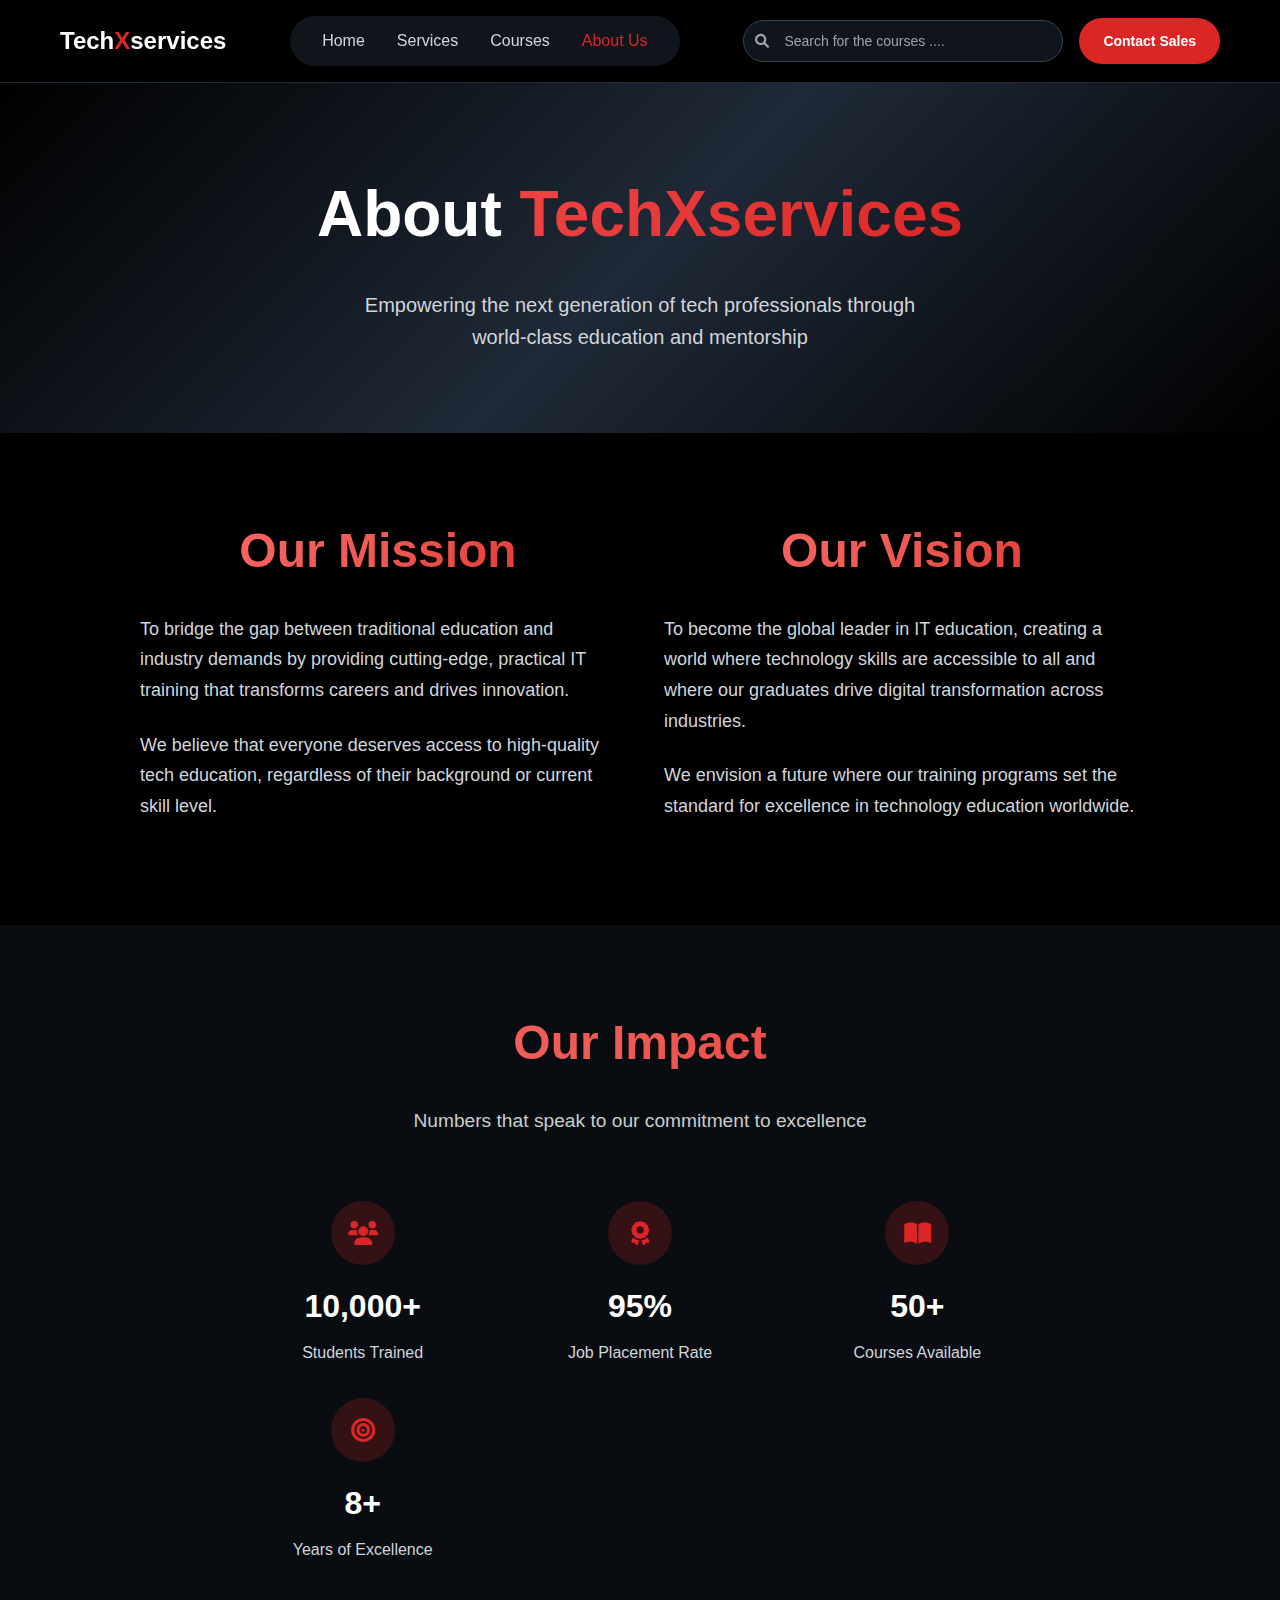
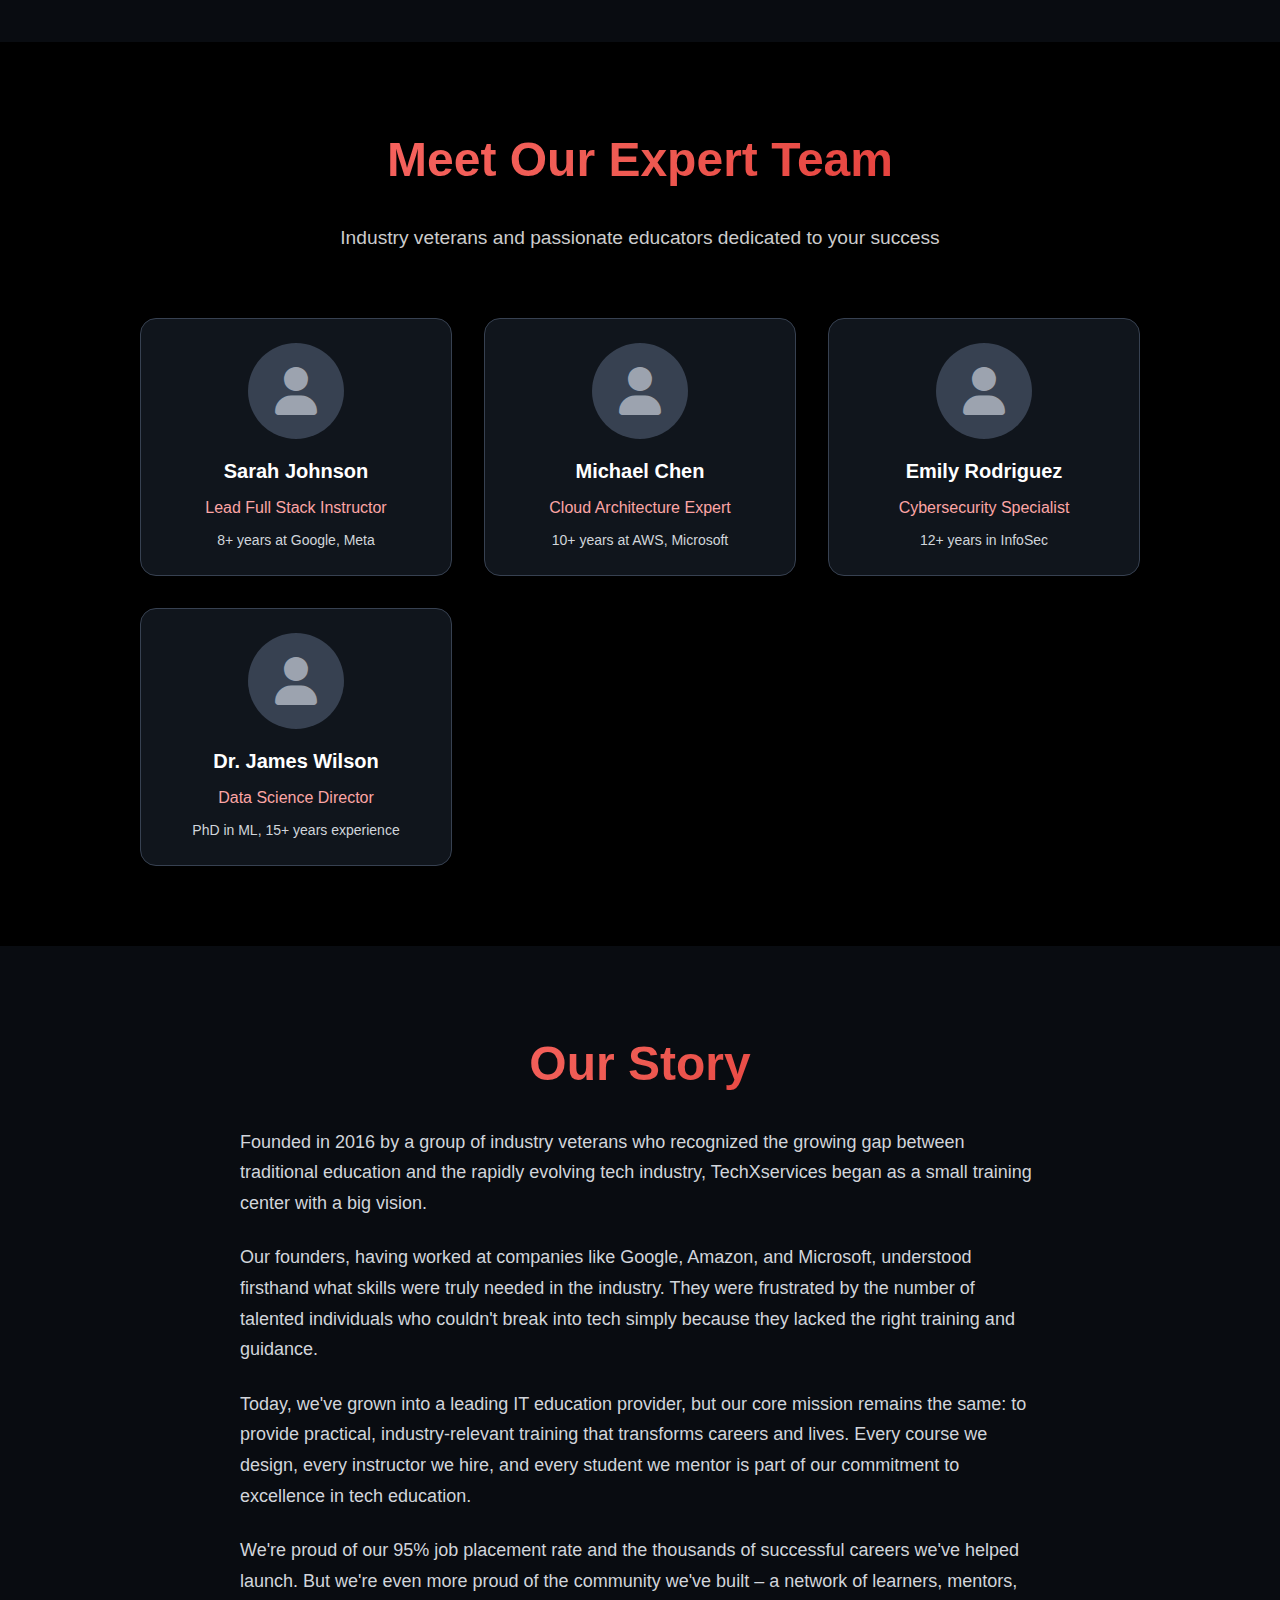
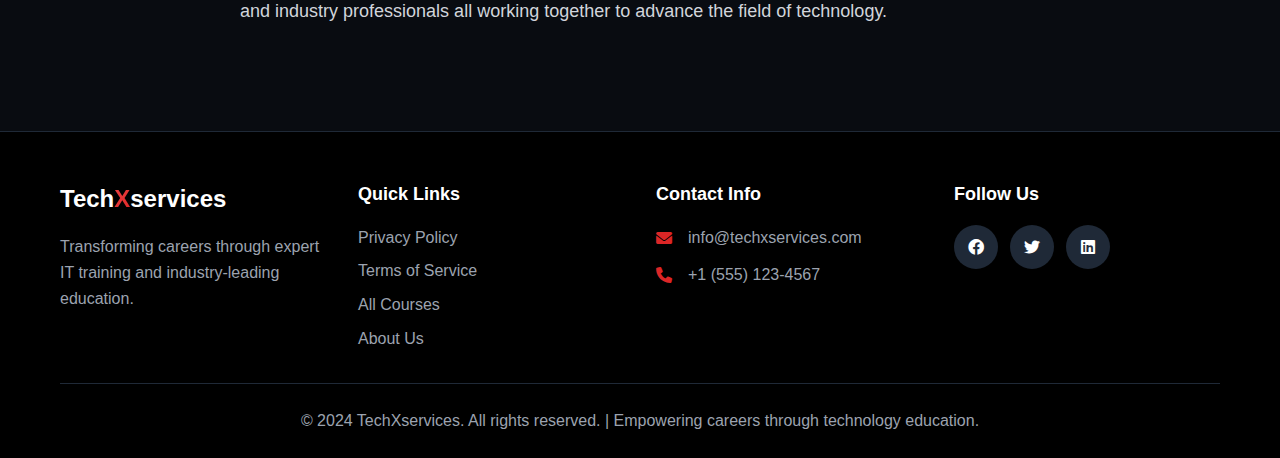
<file: about.html>
<!DOCTYPE html>
<html lang="en">
<head>
    <meta charset="UTF-8">
    <meta name="viewport" content="width=device-width, initial-scale=1.0">
    <title>About Us - TechXservices</title>
    <link rel="stylesheet" href="styles.css">
    <link href="https://cdnjs.cloudflare.com/ajax/libs/font-awesome/6.0.0/css/all.min.css" rel="stylesheet">
</head>
<body>
    <!-- Header -->
    <header class="header">
        <div class="container">
            <div class="header-content">
                <a href="index.html" class="logo">
                    Tech<span class="logo-accent">X</span>services
                </a>

                <nav class="nav">
                    <a href="index.html" class="nav-link">Home</a>
                    <a href="services.html" class="nav-link">Services</a>
                    <a href="courses.html" class="nav-link">Courses</a>
                    <a href="about.html" class="nav-link active">About Us</a>
                </nav>

                <div class="header-actions">
                    <div class="search-container">
                        <i class="fas fa-search search-icon"></i>
                        <input type="text" placeholder="Search for the courses ...." class="search-input">
                    </div>
                    <a href="contact-sales.html" class="btn btn-primary">Contact Sales</a>
                </div>

                <button class="mobile-menu-btn" id="mobileMenuBtn">
                    <i class="fas fa-bars"></i>
                </button>
            </div>
        </div>
    </header>

    <!-- Hero Section -->
    <section class="page-hero">
        <div class="container">
            <h1 class="page-title">
                About <span class="text-accent">TechXservices</span>
            </h1>
            <p class="page-subtitle">
                Empowering the next generation of tech professionals through world-class education and mentorship
            </p>
        </div>
    </section>

    <!-- Mission & Vision -->
    <section class="mission-vision">
        <div class="container">
            <div class="mission-vision-grid">
                <div class="mission-section">
                    <h2 class="section-title text-accent">Our Mission</h2>
                    <p class="section-text">
                        To bridge the gap between traditional education and industry demands by providing cutting-edge,
                        practical IT training that transforms careers and drives innovation.
                    </p>
                    <p class="section-text">
                        We believe that everyone deserves access to high-quality tech education, regardless of their background
                        or current skill level.
                    </p>
                </div>
                <div class="vision-section">
                    <h2 class="section-title text-accent">Our Vision</h2>
                    <p class="section-text">
                        To become the global leader in IT education, creating a world where technology skills are accessible to
                        all and where our graduates drive digital transformation across industries.
                    </p>
                    <p class="section-text">
                        We envision a future where our training programs set the standard for excellence in technology education
                        worldwide.
                    </p>
                </div>
            </div>
        </div>
    </section>

    <!-- Stats -->
    <section class="stats-section">
        <div class="container">
            <div class="section-header">
                <h2 class="section-title">Our Impact</h2>
                <p class="section-subtitle">Numbers that speak to our commitment to excellence</p>
            </div>

            <div class="stats-grid">
                <div class="stat-item">
                    <div class="stat-icon">
                        <i class="fas fa-users"></i>
                    </div>
                    <div class="stat-number">10,000+</div>
                    <div class="stat-label">Students Trained</div>
                </div>

                <div class="stat-item">
                    <div class="stat-icon">
                        <i class="fas fa-award"></i>
                    </div>
                    <div class="stat-number">95%</div>
                    <div class="stat-label">Job Placement Rate</div>
                </div>

                <div class="stat-item">
                    <div class="stat-icon">
                        <i class="fas fa-book-open"></i>
                    </div>
                    <div class="stat-number">50+</div>
                    <div class="stat-label">Courses Available</div>
                </div>

                <div class="stat-item">
                    <div class="stat-icon">
                        <i class="fas fa-bullseye"></i>
                    </div>
                    <div class="stat-number">8+</div>
                    <div class="stat-label">Years of Excellence</div>
                </div>
            </div>
        </div>
    </section>

    <!-- Team -->
    <section class="team-section">
        <div class="container">
            <div class="section-header">
                <h2 class="section-title">Meet Our Expert Team</h2>
                <p class="section-subtitle">
                    Industry veterans and passionate educators dedicated to your success
                </p>
            </div>

            <div class="team-grid">
                <div class="team-card">
                    <div class="team-avatar">
                        <i class="fas fa-user"></i>
                    </div>
                    <h3 class="team-name">Sarah Johnson</h3>
                    <p class="team-role">Lead Full Stack Instructor</p>
                    <p class="team-experience">8+ years at Google, Meta</p>
                </div>

                <div class="team-card">
                    <div class="team-avatar">
                        <i class="fas fa-user"></i>
                    </div>
                    <h3 class="team-name">Michael Chen</h3>
                    <p class="team-role">Cloud Architecture Expert</p>
                    <p class="team-experience">10+ years at AWS, Microsoft</p>
                </div>

                <div class="team-card">
                    <div class="team-avatar">
                        <i class="fas fa-user"></i>
                    </div>
                    <h3 class="team-name">Emily Rodriguez</h3>
                    <p class="team-role">Cybersecurity Specialist</p>
                    <p class="team-experience">12+ years in InfoSec</p>
                </div>

                <div class="team-card">
                    <div class="team-avatar">
                        <i class="fas fa-user"></i>
                    </div>
                    <h3 class="team-name">Dr. James Wilson</h3>
                    <p class="team-role">Data Science Director</p>
                    <p class="team-experience">PhD in ML, 15+ years experience</p>
                </div>
            </div>
        </div>
    </section>

    <!-- Company Story -->
    <section class="story-section">
        <div class="container">
            <div class="story-content">
                <h2 class="section-title">Our Story</h2>
                <div class="story-text">
                    <p>
                        Founded in 2016 by a group of industry veterans who recognized the growing gap between traditional
                        education and the rapidly evolving tech industry, TechXservices began as a small training center with a
                        big vision.
                    </p>
                    <p>
                        Our founders, having worked at companies like Google, Amazon, and Microsoft, understood firsthand what
                        skills were truly needed in the industry. They were frustrated by the number of talented individuals who
                        couldn't break into tech simply because they lacked the right training and guidance.
                    </p>
                    <p>
                        Today, we've grown into a leading IT education provider, but our core mission remains the same: to
                        provide practical, industry-relevant training that transforms careers and lives. Every course we design,
                        every instructor we hire, and every student we mentor is part of our commitment to excellence in tech
                        education.
                    </p>
                    <p>
                        We're proud of our 95% job placement rate and the thousands of successful careers we've helped launch.
                        But we're even more proud of the community we've built – a network of learners, mentors, and industry
                        professionals all working together to advance the field of technology.
                    </p>
                </div>
            </div>
        </div>
    </section>

    <!-- Footer -->
    <footer class="footer">
        <div class="container">
            <div class="footer-content">
                <div class="footer-section">
                    <a href="index.html" class="footer-logo">
                        Tech<span class="text-accent">X</span>services
                    </a>
                    <p class="footer-description">
                        Transforming careers through expert IT training and industry-leading education.
                    </p>
                </div>

                <div class="footer-section">
                    <h3 class="footer-title">Quick Links</h3>
                    <div class="footer-links">
                        <a href="#" class="footer-link">Privacy Policy</a>
                        <a href="#" class="footer-link">Terms of Service</a>
                        <a href="courses.html" class="footer-link">All Courses</a>
                        <a href="about.html" class="footer-link">About Us</a>
                    </div>
                </div>

                <div class="footer-section">
                    <h3 class="footer-title">Contact Info</h3>
                    <div class="contact-info">
                        <div class="contact-item">
                            <i class="fas fa-envelope"></i>
                            <span>info@techxservices.com</span>
                        </div>
                        <div class="contact-item">
                            <i class="fas fa-phone"></i>
                            <span>+1 (555) 123-4567</span>
                        </div>
                    </div>
                </div>

                <div class="footer-section">
                    <h3 class="footer-title">Follow Us</h3>
                    <div class="social-links">
                        <a href="#" class="social-link">
                            <i class="fab fa-facebook"></i>
                        </a>
                        <a href="#" class="social-link">
                            <i class="fab fa-twitter"></i>
                        </a>
                        <a href="#" class="social-link">
                            <i class="fab fa-linkedin"></i>
                        </a>
                    </div>
                </div>
            </div>

            <div class="footer-bottom">
                <p>© 2024 TechXservices. All rights reserved. | Empowering careers through technology education.</p>
            </div>
        </div>
    </footer>

    <script src="script.js"></script>
</body>
</html>
</file>
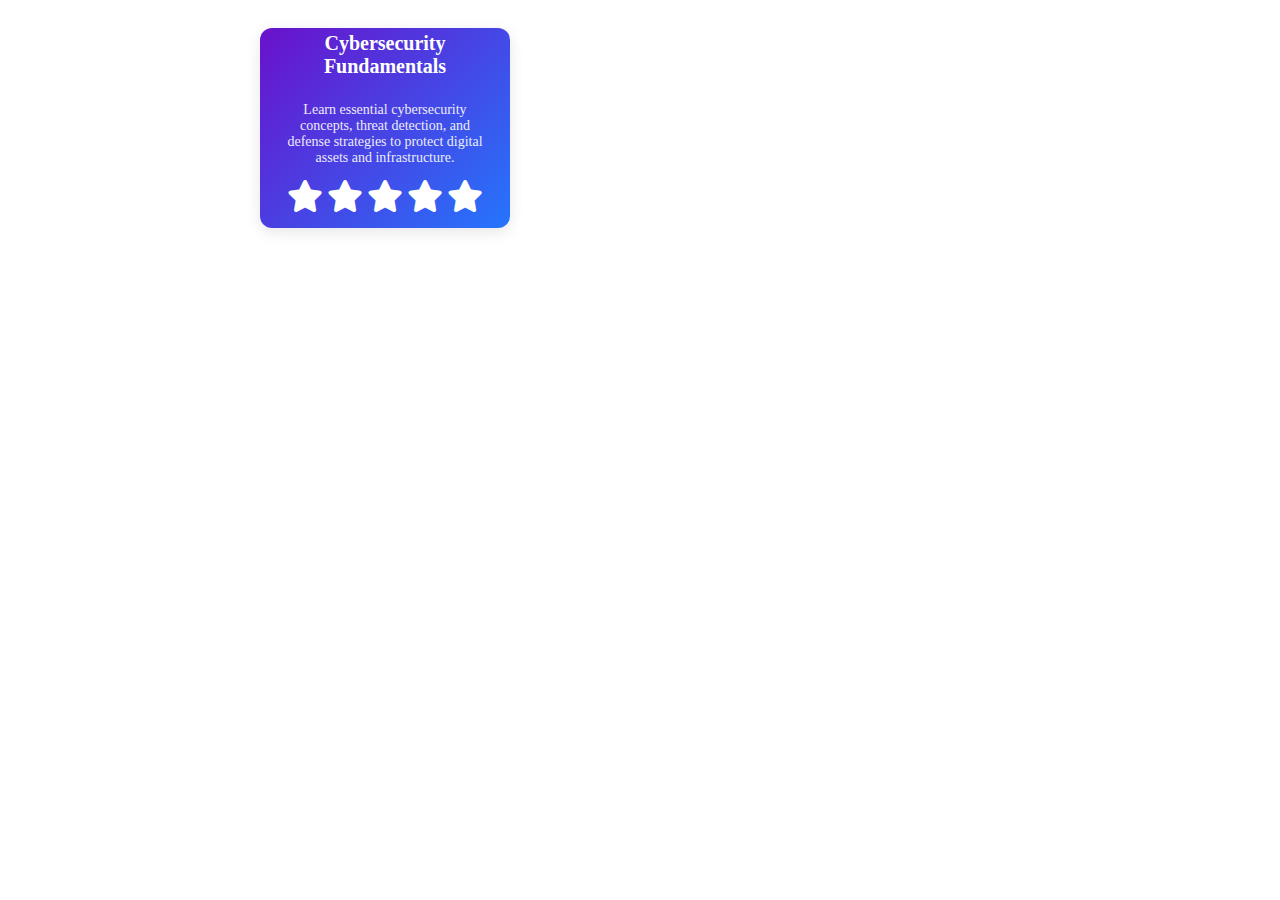
<file: card-slider.html>
<!DOCTYPE html>
<html lang="en">
<head>
    <meta charset="UTF-8">
    <meta name="viewport" content="width=device-width, initial-scale=1.0">
    <title>Document</title>
    <link rel="stylesheet" href="card-slider.css">
    <link rel="stylesheet" href="https://cdnjs.cloudflare.com/ajax/libs/font-awesome/6.4.0/css/all.min.css">
</head>
<body>  
<div class="infinite-scroll-container">
  <div class="infinite-scroll-track">
    <div class="infinite-scroll-card">
      <div class="card-content">
        <h3 class="course-title">Cybersecurity Fundamentals</h3>
                            <p class="course-description">Learn essential cybersecurity concepts, threat detection, and defense strategies to protect digital assets and infrastructure.</p>
                            <div class="course-meta">
                                <div class="course-rating">
                                    <div class="stars">
                                        <i class="fas fa-star"></i>
                                        <i class="fas fa-star"></i>
                                        <i class="fas fa-star"></i>
                                        <i class="fas fa-star"></i>
                                        <i class="fas fa-star"></i>
                                    </div>
                                    <span class="rating-text">4.9 (2,847 reviews)</span>
                                </div>
                                <div class="course-price">$99</div>
                            </div>
                            <button class="course-cta">Enroll Now</button>
    </div>
    <div class="infinite-scroll-card">
      <div class="card-content">
        <i class="fas fa-heart"></i>
        <h3>Card 2</h3>
        <p>Scroll to see more</p>
      </div>
    </div>
    <div class="infinite-scroll-card">
      <div class="card-content">
        <i class="fas fa-moon"></i>
        <h3>Card 3</h3>
        <p>Scroll to see more</p>
      </div>
    </div>
    <!-- Duplicate cards for seamless loop -->
    <div class="infinite-scroll-card">
      <div class="card-content">
        <i class="fas fa-star"></i>
        <h3>Card 1</h3>
        <p>Scroll to see more</p>
      </div>
    </div>
    <div class="infinite-scroll-card">
      <div class="card-content">
        <i class="fas fa-heart"></i>
        <h3>Card 2</h3>
        <p>Scroll to see more</p>
      </div>
    </div>
    <div class="infinite-scroll-card">
      <div class="card-content">
        <i class="fas fa-moon"></i>
        <h3>Card 3</h3>
        <p>Scroll to see more</p>
      </div>
    </div>
  </div>
</div>
</body>
</html>
</file>
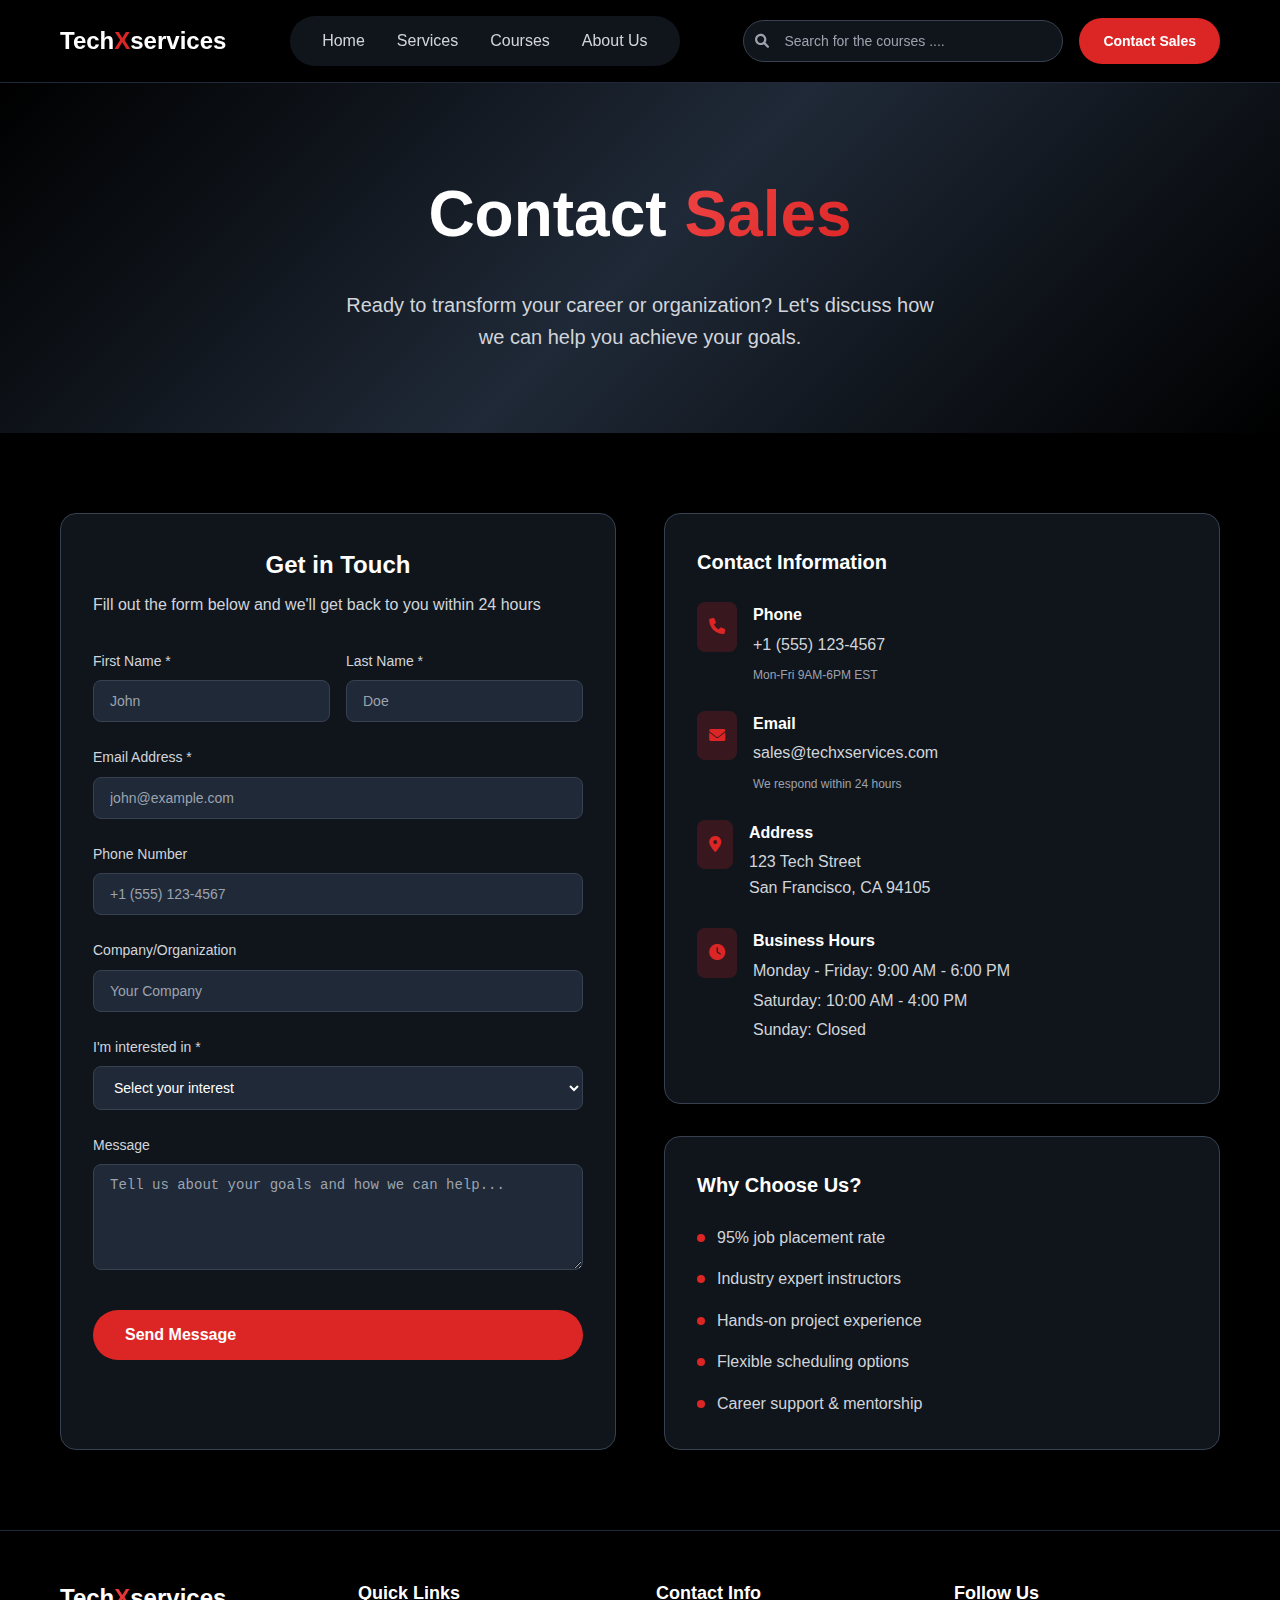
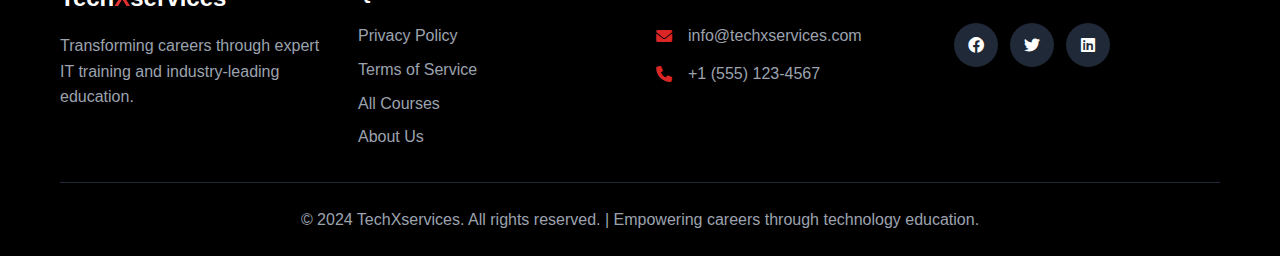
<file: contact-sales.html>
<!DOCTYPE html>
<html lang="en">
<head>
    <meta charset="UTF-8">
    <meta name="viewport" content="width=device-width, initial-scale=1.0">
    <title>Contact Sales - TechXservices</title>
    <link rel="stylesheet" href="styles.css">
    <link href="https://cdnjs.cloudflare.com/ajax/libs/font-awesome/6.0.0/css/all.min.css" rel="stylesheet">
</head>
<body>
    <!-- Header -->
    <header class="header">
        <div class="container">
            <div class="header-content">
                <a href="index.html" class="logo">
                    Tech<span class="logo-accent">X</span>services
                </a>

                <nav class="nav">
                    <a href="index.html" class="nav-link">Home</a>
                    <a href="services.html" class="nav-link">Services</a>
                    <a href="courses.html" class="nav-link">Courses</a>
                    <a href="about.html" class="nav-link">About Us</a>
                </nav>

                <div class="header-actions">
                    <div class="search-container">
                        <i class="fas fa-search search-icon"></i>
                        <input type="text" placeholder="Search for the courses ...." class="search-input">
                    </div>
                    <a href="contact-sales.html" class="btn btn-primary">Contact Sales</a>
                </div>

                <button class="mobile-menu-btn" id="mobileMenuBtn">
                    <i class="fas fa-bars"></i>
                </button>
            </div>
        </div>
    </header>

    <!-- Hero Section -->
    <section class="page-hero">
        <div class="container">
            <h1 class="page-title">
                Contact <span class="text-accent">Sales</span>
            </h1>
            <p class="page-subtitle">
                Ready to transform your career or organization? Let's discuss how we can help you achieve your goals.
            </p>
        </div>
    </section>

    <!-- Contact Section -->
    <section class="contact-section">
        <div class="container">
            <div class="contact-grid">
                <!-- Contact Form -->
                <div class="contact-form-container">
                    <div class="form-header">
                        <h2 class="form-title">Get in Touch</h2>
                        <p class="form-description">
                            Fill out the form below and we'll get back to you within 24 hours
                        </p>
                    </div>

                    <form class="contact-form" id="contactForm">
                        <div class="form-row">
                            <div class="form-group">
                                <label for="firstName">First Name *</label>
                                <input type="text" id="firstName" name="firstName" required placeholder="John">
                            </div>
                            <div class="form-group">
                                <label for="lastName">Last Name *</label>
                                <input type="text" id="lastName" name="lastName" required placeholder="Doe">
                            </div>
                        </div>

                        <div class="form-group">
                            <label for="email">Email Address *</label>
                            <input type="email" id="email" name="email" required placeholder="john@example.com">
                        </div>

                        <div class="form-group">
                            <label for="phone">Phone Number</label>
                            <input type="tel" id="phone" name="phone" placeholder="+1 (555) 123-4567">
                        </div>

                        <div class="form-group">
                            <label for="company">Company/Organization</label>
                            <input type="text" id="company" name="company" placeholder="Your Company">
                        </div>

                        <div class="form-group">
                            <label for="interest">I'm interested in *</label>
                            <select id="interest" name="interest" required>
                                <option value="">Select your interest</option>
                                <option value="individual">Individual Training</option>
                                <option value="corporate">Corporate Training</option>
                                <option value="bootcamp">Bootcamp Programs</option>
                                <option value="consultation">Free Consultation</option>
                                <option value="custom">Custom Solution</option>
                            </select>
                        </div>

                        <div class="form-group">
                            <label for="message">Message</label>
                            <textarea id="message" name="message" rows="5" placeholder="Tell us about your goals and how we can help..."></textarea>
                        </div>

                        <button type="submit" class="btn btn-primary btn-large form-submit">
                            Send Message
                        </button>
                    </form>
                </div>

                <!-- Contact Information -->
                <div class="contact-info-container">
                    <div class="contact-info-card">
                        <h3 class="contact-info-title">Contact Information</h3>
                        
                        <div class="contact-info-item">
                            <div class="contact-icon">
                                <i class="fas fa-phone"></i>
                            </div>
                            <div class="contact-details">
                                <h4>Phone</h4>
                                <p>+1 (555) 123-4567</p>
                                <small>Mon-Fri 9AM-6PM EST</small>
                            </div>
                        </div>

                        <div class="contact-info-item">
                            <div class="contact-icon">
                                <i class="fas fa-envelope"></i>
                            </div>
                            <div class="contact-details">
                                <h4>Email</h4>
                                <p>sales@techxservices.com</p>
                                <small>We respond within 24 hours</small>
                            </div>
                        </div>

                        <div class="contact-info-item">
                            <div class="contact-icon">
                                <i class="fas fa-map-marker-alt"></i>
                            </div>
                            <div class="contact-details">
                                <h4>Address</h4>
                                <p>123 Tech Street<br>San Francisco, CA 94105</p>
                            </div>
                        </div>

                        <div class="contact-info-item">
                            <div class="contact-icon">
                                <i class="fas fa-clock"></i>
                            </div>
                            <div class="contact-details">
                                <h4>Business Hours</h4>
                                <p>Monday - Friday: 9:00 AM - 6:00 PM</p>
                                <p>Saturday: 10:00 AM - 4:00 PM</p>
                                <p>Sunday: Closed</p>
                            </div>
                        </div>
                    </div>

                    <div class="why-choose-card">
                        <h3 class="why-choose-title">Why Choose Us?</h3>
                        <div class="why-choose-list">
                            <div class="why-choose-item">
                                <div class="bullet"></div>
                                <span>95% job placement rate</span>
                            </div>
                            <div class="why-choose-item">
                                <div class="bullet"></div>
                                <span>Industry expert instructors</span>
                            </div>
                            <div class="why-choose-item">
                                <div class="bullet"></div>
                                <span>Hands-on project experience</span>
                            </div>
                            <div class="why-choose-item">
                                <div class="bullet"></div>
                                <span>Flexible scheduling options</span>
                            </div>
                            <div class="why-choose-item">
                                <div class="bullet"></div>
                                <span>Career support & mentorship</span>
                            </div>
                        </div>
                    </div>
                </div>
            </div>
        </div>
    </section>

    <!-- Footer -->
    <footer class="footer">
        <div class="container">
            <div class="footer-content">
                <div class="footer-section">
                    <a href="index.html" class="footer-logo">
                        Tech<span class="text-accent">X</span>services
                    </a>
                    <p class="footer-description">
                        Transforming careers through expert IT training and industry-leading education.
                    </p>
                </div>

                <div class="footer-section">
                    <h3 class="footer-title">Quick Links</h3>
                    <div class="footer-links">
                        <a href="#" class="footer-link">Privacy Policy</a>
                        <a href="#" class="footer-link">Terms of Service</a>
                        <a href="courses.html" class="footer-link">All Courses</a>
                        <a href="about.html" class="footer-link">About Us</a>
                    </div>
                </div>

                <div class="footer-section">
                    <h3 class="footer-title">Contact Info</h3>
                    <div class="contact-info">
                        <div class="contact-item">
                            <i class="fas fa-envelope"></i>
                            <span>info@techxservices.com</span>
                        </div>
                        <div class="contact-item">
                            <i class="fas fa-phone"></i>
                            <span>+1 (555) 123-4567</span>
                        </div>
                    </div>
                </div>

                <div class="footer-section">
                    <h3 class="footer-title">Follow Us</h3>
                    <div class="social-links">
                        <a href="#" class="social-link">
                            <i class="fab fa-facebook"></i>
                        </a>
                        <a href="#" class="social-link">
                            <i class="fab fa-twitter"></i>
                        </a>
                        <a href="#" class="social-link">
                            <i class="fab fa-linkedin"></i>
                        </a>
                    </div>
                </div>
            </div>

            <div class="footer-bottom">
                <p>© 2024 TechXservices. All rights reserved. | Empowering careers through technology education.</p>
            </div>
        </div>
    </footer>

    <script src="script.js"></script>
</body>
</html>
</file>
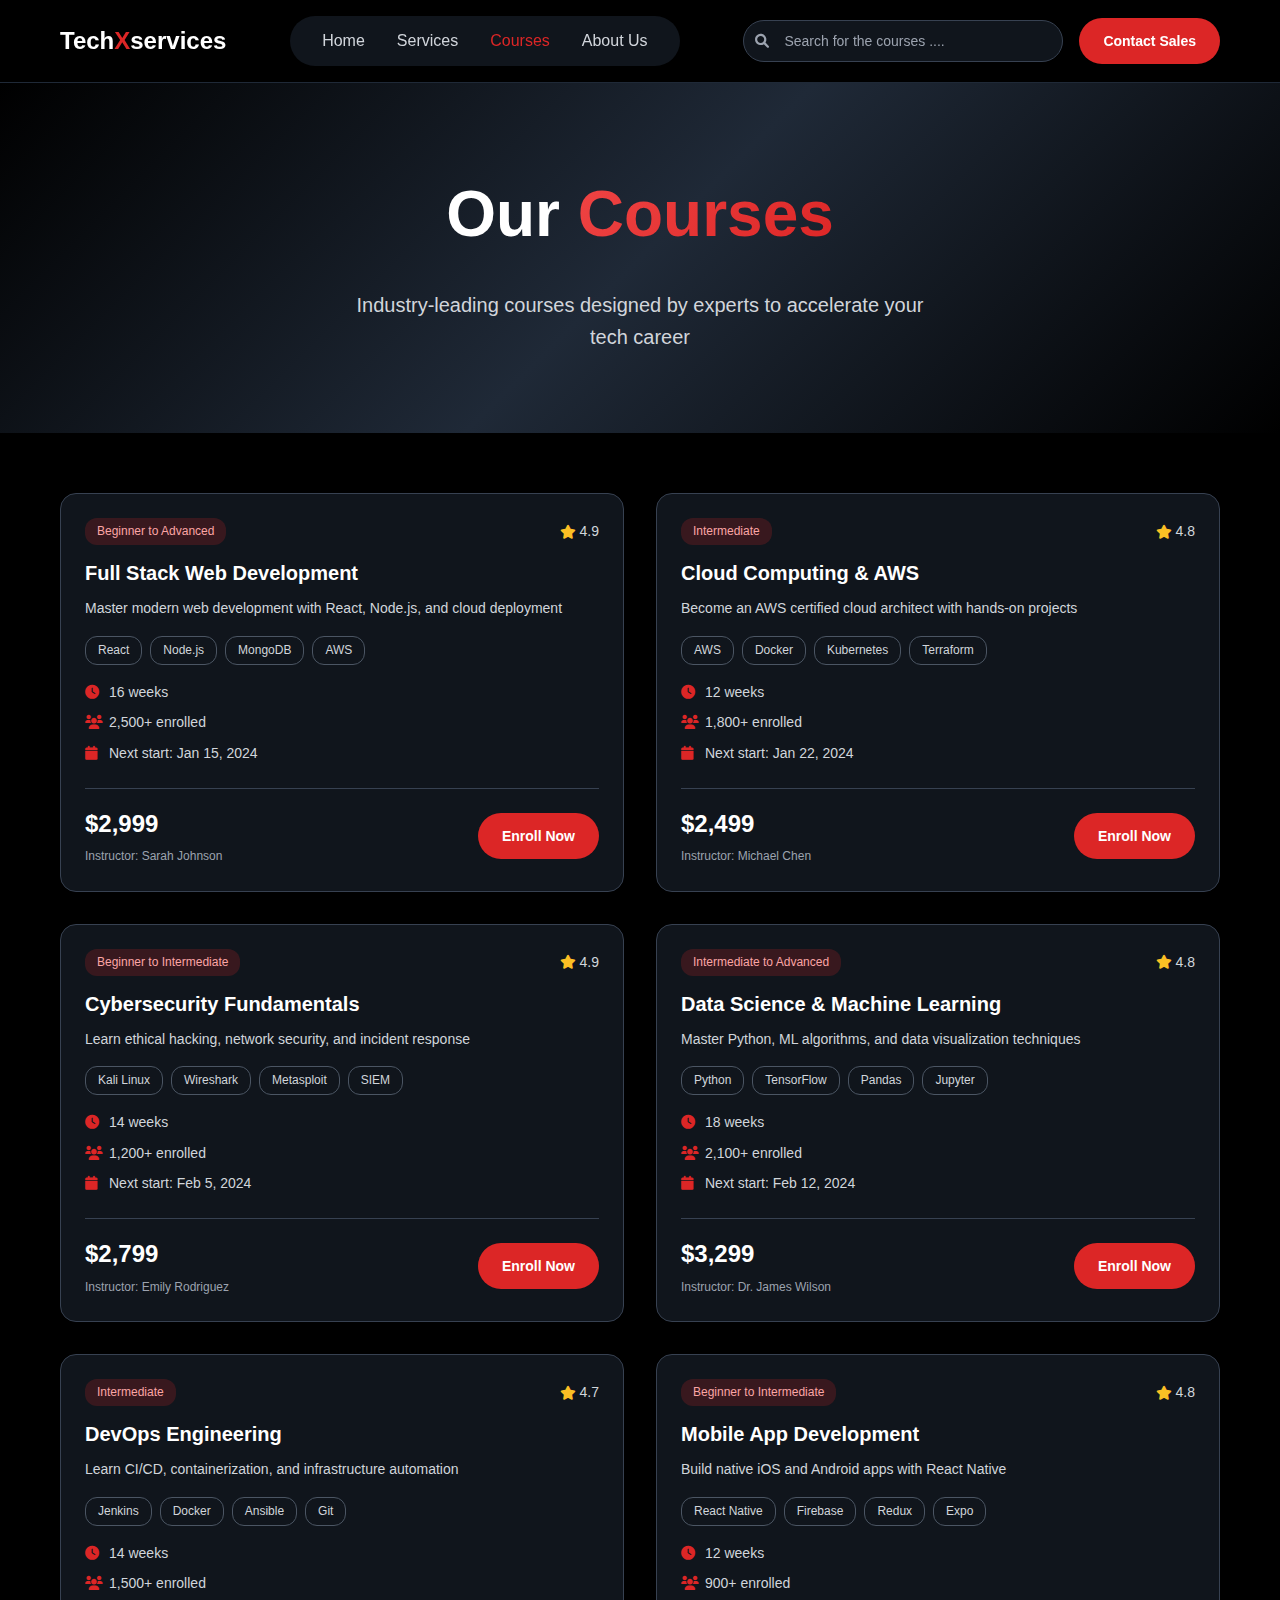
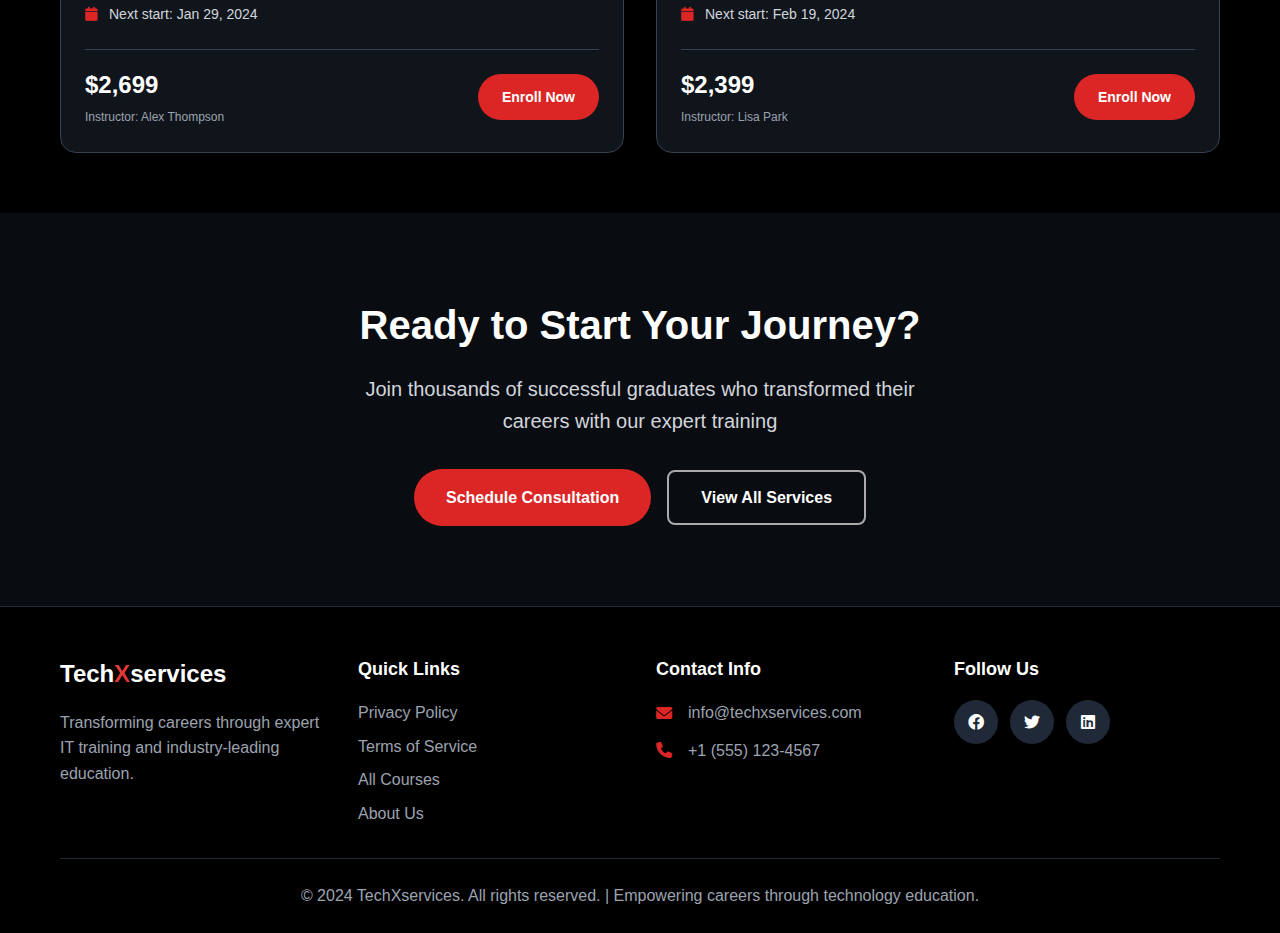
<file: courses.html>
<!DOCTYPE html>
<html lang="en">
<head>
    <meta charset="UTF-8">
    <meta name="viewport" content="width=device-width, initial-scale=1.0">
    <title>Our Courses - TechXservices</title>
    <link rel="stylesheet" href="styles.css">
    <link href="https://cdnjs.cloudflare.com/ajax/libs/font-awesome/6.0.0/css/all.min.css" rel="stylesheet">
</head>
<body>
    <!-- Header -->
    <header class="header">
        <div class="container">
            <div class="header-content">
                <a href="index.html" class="logo">
                    Tech<span class="logo-accent">X</span>services
                </a>

                <nav class="nav">
                    <a href="index.html" class="nav-link">Home</a>
                    <a href="services.html" class="nav-link">Services</a>
                    <a href="courses.html" class="nav-link active">Courses</a>
                    <a href="about.html" class="nav-link">About Us</a>
                </nav>

                <div class="header-actions">
                    <div class="search-container">
                        <i class="fas fa-search search-icon"></i>
                        <input type="text" placeholder="Search for the courses ...." class="search-input">
                    </div>
                    <a href="contact-sales.html" class="btn btn-primary">Contact Sales</a>
                </div>

                <button class="mobile-menu-btn" id="mobileMenuBtn">
                    <i class="fas fa-bars"></i>
                </button>
            </div>
        </div>
    </header>

    <!-- Hero Section -->
    <section class="page-hero">
        <div class="container">
            <h1 class="page-title">
                Our <span class="text-accent">Courses</span>
            </h1>
            <p class="page-subtitle">
                Industry-leading courses designed by experts to accelerate your tech career
            </p>
        </div>
    </section>

    <!-- Courses Grid -->
    <section class="courses-section">
        <div class="container">
            <div class="courses-grid">
                <div class="course-card">
                    <div class="course-header">
                        <div class="course-meta">
                            <span class="course-level">Beginner to Advanced</span>
                            <div class="course-rating">
                                <i class="fas fa-star"></i>
                                <span>4.9</span>
                            </div>
                        </div>
                        <h3 class="course-title">Full Stack Web Development</h3>
                        <p class="course-description">Master modern web development with React, Node.js, and cloud deployment</p>
                    </div>

                    <div class="course-technologies">
                        <span class="tech-tag">React</span>
                        <span class="tech-tag">Node.js</span>
                        <span class="tech-tag">MongoDB</span>
                        <span class="tech-tag">AWS</span>
                    </div>

                    <div class="course-details">
                        <div class="detail-item">
                            <i class="fas fa-clock"></i>
                            <span>16 weeks</span>
                        </div>
                        <div class="detail-item">
                            <i class="fas fa-users"></i>
                            <span>2,500+ enrolled</span>
                        </div>
                        <div class="detail-item">
                            <i class="fas fa-calendar"></i>
                            <span>Next start: Jan 15, 2024</span>
                        </div>
                    </div>

                    <div class="course-footer">
                        <div class="course-info">
                            <p class="course-price">$2,999</p>
                            <p class="course-instructor">Instructor: Sarah Johnson</p>
                        </div>
                        <a href="contact-sales.html" class="btn btn-primary">Enroll Now</a>
                    </div>
                </div>

                <div class="course-card">
                    <div class="course-header">
                        <div class="course-meta">
                            <span class="course-level">Intermediate</span>
                            <div class="course-rating">
                                <i class="fas fa-star"></i>
                                <span>4.8</span>
                            </div>
                        </div>
                        <h3 class="course-title">Cloud Computing & AWS</h3>
                        <p class="course-description">Become an AWS certified cloud architect with hands-on projects</p>
                    </div>

                    <div class="course-technologies">
                        <span class="tech-tag">AWS</span>
                        <span class="tech-tag">Docker</span>
                        <span class="tech-tag">Kubernetes</span>
                        <span class="tech-tag">Terraform</span>
                    </div>

                    <div class="course-details">
                        <div class="detail-item">
                            <i class="fas fa-clock"></i>
                            <span>12 weeks</span>
                        </div>
                        <div class="detail-item">
                            <i class="fas fa-users"></i>
                            <span>1,800+ enrolled</span>
                        </div>
                        <div class="detail-item">
                            <i class="fas fa-calendar"></i>
                            <span>Next start: Jan 22, 2024</span>
                        </div>
                    </div>

                    <div class="course-footer">
                        <div class="course-info">
                            <p class="course-price">$2,499</p>
                            <p class="course-instructor">Instructor: Michael Chen</p>
                        </div>
                        <a href="contact-sales.html" class="btn btn-primary">Enroll Now</a>
                    </div>
                </div>

                <div class="course-card">
                    <div class="course-header">
                        <div class="course-meta">
                            <span class="course-level">Beginner to Intermediate</span>
                            <div class="course-rating">
                                <i class="fas fa-star"></i>
                                <span>4.9</span>
                            </div>
                        </div>
                        <h3 class="course-title">Cybersecurity Fundamentals</h3>
                        <p class="course-description">Learn ethical hacking, network security, and incident response</p>
                    </div>

                    <div class="course-technologies">
                        <span class="tech-tag">Kali Linux</span>
                        <span class="tech-tag">Wireshark</span>
                        <span class="tech-tag">Metasploit</span>
                        <span class="tech-tag">SIEM</span>
                    </div>

                    <div class="course-details">
                        <div class="detail-item">
                            <i class="fas fa-clock"></i>
                            <span>14 weeks</span>
                        </div>
                        <div class="detail-item">
                            <i class="fas fa-users"></i>
                            <span>1,200+ enrolled</span>
                        </div>
                        <div class="detail-item">
                            <i class="fas fa-calendar"></i>
                            <span>Next start: Feb 5, 2024</span>
                        </div>
                    </div>

                    <div class="course-footer">
                        <div class="course-info">
                            <p class="course-price">$2,799</p>
                            <p class="course-instructor">Instructor: Emily Rodriguez</p>
                        </div>
                        <a href="contact-sales.html" class="btn btn-primary">Enroll Now</a>
                    </div>
                </div>

                <div class="course-card">
                    <div class="course-header">
                        <div class="course-meta">
                            <span class="course-level">Intermediate to Advanced</span>
                            <div class="course-rating">
                                <i class="fas fa-star"></i>
                                <span>4.8</span>
                            </div>
                        </div>
                        <h3 class="course-title">Data Science & Machine Learning</h3>
                        <p class="course-description">Master Python, ML algorithms, and data visualization techniques</p>
                    </div>

                    <div class="course-technologies">
                        <span class="tech-tag">Python</span>
                        <span class="tech-tag">TensorFlow</span>
                        <span class="tech-tag">Pandas</span>
                        <span class="tech-tag">Jupyter</span>
                    </div>

                    <div class="course-details">
                        <div class="detail-item">
                            <i class="fas fa-clock"></i>
                            <span>18 weeks</span>
                        </div>
                        <div class="detail-item">
                            <i class="fas fa-users"></i>
                            <span>2,100+ enrolled</span>
                        </div>
                        <div class="detail-item">
                            <i class="fas fa-calendar"></i>
                            <span>Next start: Feb 12, 2024</span>
                        </div>
                    </div>

                    <div class="course-footer">
                        <div class="course-info">
                            <p class="course-price">$3,299</p>
                            <p class="course-instructor">Instructor: Dr. James Wilson</p>
                        </div>
                        <a href="contact-sales.html" class="btn btn-primary">Enroll Now</a>
                    </div>
                </div>

                <div class="course-card">
                    <div class="course-header">
                        <div class="course-meta">
                            <span class="course-level">Intermediate</span>
                            <div class="course-rating">
                                <i class="fas fa-star"></i>
                                <span>4.7</span>
                            </div>
                        </div>
                        <h3 class="course-title">DevOps Engineering</h3>
                        <p class="course-description">Learn CI/CD, containerization, and infrastructure automation</p>
                    </div>

                    <div class="course-technologies">
                        <span class="tech-tag">Jenkins</span>
                        <span class="tech-tag">Docker</span>
                        <span class="tech-tag">Ansible</span>
                        <span class="tech-tag">Git</span>
                    </div>

                    <div class="course-details">
                        <div class="detail-item">
                            <i class="fas fa-clock"></i>
                            <span>14 weeks</span>
                        </div>
                        <div class="detail-item">
                            <i class="fas fa-users"></i>
                            <span>1,500+ enrolled</span>
                        </div>
                        <div class="detail-item">
                            <i class="fas fa-calendar"></i>
                            <span>Next start: Jan 29, 2024</span>
                        </div>
                    </div>

                    <div class="course-footer">
                        <div class="course-info">
                            <p class="course-price">$2,699</p>
                            <p class="course-instructor">Instructor: Alex Thompson</p>
                        </div>
                        <a href="contact-sales.html" class="btn btn-primary">Enroll Now</a>
                    </div>
                </div>

                <div class="course-card">
                    <div class="course-header">
                        <div class="course-meta">
                            <span class="course-level">Beginner to Intermediate</span>
                            <div class="course-rating">
                                <i class="fas fa-star"></i>
                                <span>4.8</span>
                            </div>
                        </div>
                        <h3 class="course-title">Mobile App Development</h3>
                        <p class="course-description">Build native iOS and Android apps with React Native</p>
                    </div>

                    <div class="course-technologies">
                        <span class="tech-tag">React Native</span>
                        <span class="tech-tag">Firebase</span>
                        <span class="tech-tag">Redux</span>
                        <span class="tech-tag">Expo</span>
                    </div>

                    <div class="course-details">
                        <div class="detail-item">
                            <i class="fas fa-clock"></i>
                            <span>12 weeks</span>
                        </div>
                        <div class="detail-item">
                            <i class="fas fa-users"></i>
                            <span>900+ enrolled</span>
                        </div>
                        <div class="detail-item">
                            <i class="fas fa-calendar"></i>
                            <span>Next start: Feb 19, 2024</span>
                        </div>
                    </div>

                    <div class="course-footer">
                        <div class="course-info">
                            <p class="course-price">$2,399</p>
                            <p class="course-instructor">Instructor: Lisa Park</p>
                        </div>
                        <a href="contact-sales.html" class="btn btn-primary">Enroll Now</a>
                    </div>
                </div>
            </div>
        </div>
    </section>

    <!-- CTA Section -->
    <section class="cta-section">
        <div class="container">
            <h2 class="cta-title">Ready to Start Your Journey?</h2>
            <p class="cta-subtitle">
                Join thousands of successful graduates who transformed their careers with our expert training
            </p>
            <div class="cta-buttons">
                <a href="contact-sales.html" class="btn btn-primary btn-large">Schedule Consultation</a>
                <a href="services.html" class="btn btn-outline btn-large">View All Services</a>
            </div>
        </div>
    </section>

    <!-- Footer -->
    <footer class="footer">
        <div class="container">
            <div class="footer-content">
                <div class="footer-section">
                    <a href="index.html" class="footer-logo">
                        Tech<span class="text-accent">X</span>services
                    </a>
                    <p class="footer-description">
                        Transforming careers through expert IT training and industry-leading education.
                    </p>
                </div>

                <div class="footer-section">
                    <h3 class="footer-title">Quick Links</h3>
                    <div class="footer-links">
                        <a href="#" class="footer-link">Privacy Policy</a>
                        <a href="#" class="footer-link">Terms of Service</a>
                        <a href="courses.html" class="footer-link">All Courses</a>
                        <a href="about.html" class="footer-link">About Us</a>
                    </div>
                </div>

                <div class="footer-section">
                    <h3 class="footer-title">Contact Info</h3>
                    <div class="contact-info">
                        <div class="contact-item">
                            <i class="fas fa-envelope"></i>
                            <span>info@techxservices.com</span>
                        </div>
                        <div class="contact-item">
                            <i class="fas fa-phone"></i>
                            <span>+1 (555) 123-4567</span>
                        </div>
                    </div>
                </div>

                <div class="footer-section">
                    <h3 class="footer-title">Follow Us</h3>
                    <div class="social-links">
                        <a href="#" class="social-link">
                            <i class="fab fa-facebook"></i>
                        </a>
                        <a href="#" class="social-link">
                            <i class="fab fa-twitter"></i>
                        </a>
                        <a href="#" class="social-link">
                            <i class="fab fa-linkedin"></i>
                        </a>
                    </div>
                </div>
            </div>

            <div class="footer-bottom">
                <p>© 2024 TechXservices. All rights reserved. | Empowering careers through technology education.</p>
            </div>
        </div>
    </footer>

    <script src="script.js"></script>
</body>
</html>
</file>
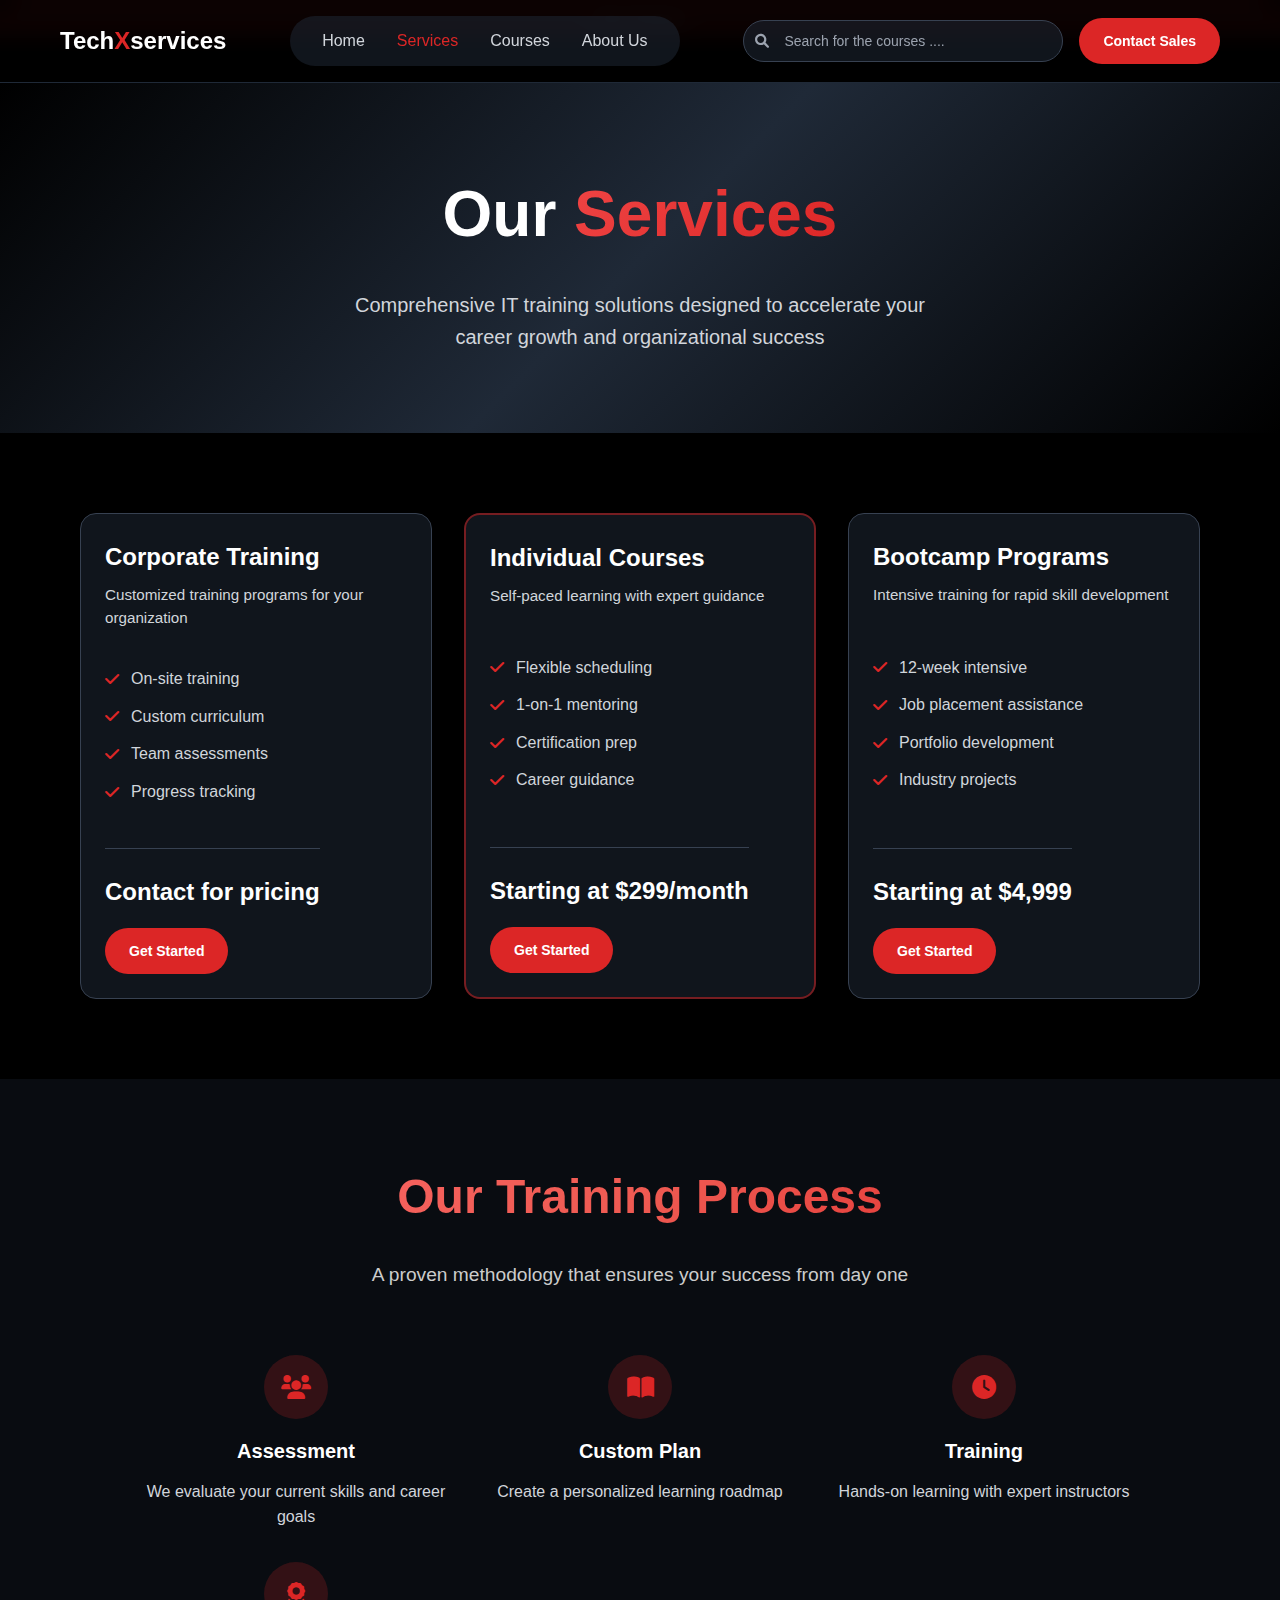
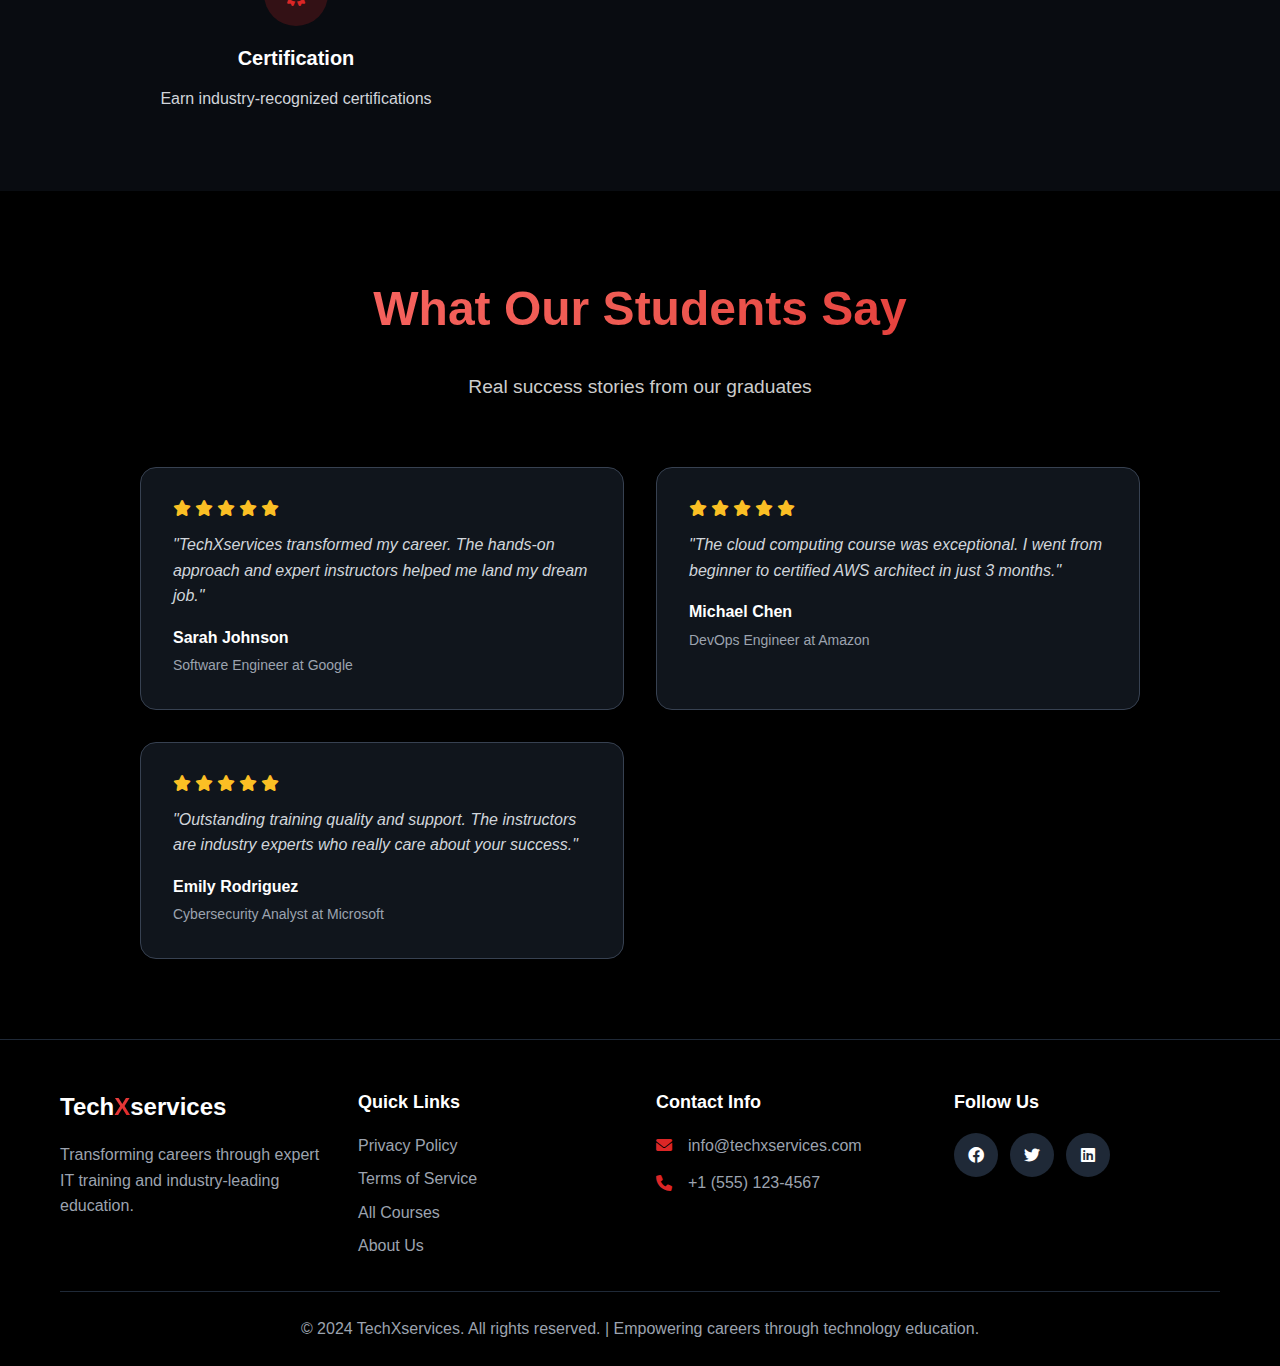
<file: services.html>
<!DOCTYPE html>
<html lang="en">
<head>
    <meta charset="UTF-8">
    <meta name="viewport" content="width=device-width, initial-scale=1.0">
    <title>Our Services - TechXservices</title>
    <link rel="stylesheet" href="styles.css">
    <link href="https://cdnjs.cloudflare.com/ajax/libs/font-awesome/6.0.0/css/all.min.css" rel="stylesheet">
</head>
<body>
    <!-- Header -->
    <header class="header">
        <div class="container">
            <div class="header-content">
                <a href="index.html" class="logo">
                    Tech<span class="logo-accent">X</span>services
                </a>

                <nav class="nav">
                    <a href="index.html" class="nav-link">Home</a>
                    <a href="services.html" class="nav-link active">Services</a>
                    <a href="courses.html" class="nav-link">Courses</a>
                    <a href="about.html" class="nav-link">About Us</a>
                </nav>

                <div class="header-actions">
                    <div class="search-container">
                        <i class="fas fa-search search-icon"></i>
                        <input type="text" placeholder="Search for the courses ...." class="search-input">
                    </div>
                    <a href="contact-sales.html" class="btn btn-primary">Contact Sales</a>
                </div>

                <button class="mobile-menu-btn" id="mobileMenuBtn">
                    <i class="fas fa-bars"></i>
                </button>
            </div>
        </div>
    </header>

    <!-- Hero Section -->
    <section class="page-hero">
        <div class="container">
            <h1 class="page-title">
                Our <span class="text-accent">Services</span>
            </h1>
            <p class="page-subtitle">
                Comprehensive IT training solutions designed to accelerate your career growth and organizational success
            </p>
        </div>
    </section>

    <!-- Services Grid -->
    <section class="services-section">
        <div class="container">
            <div class="services-grid">
                <div class="service-card">
                    <div class="service-header">
                        <h3 class="service-title">Corporate Training</h3>
                        <p class="service-description">Customized training programs for your organization</p>
                    </div>
                    <div class="service-features">
                        <div class="feature-item">
                            <i class="fas fa-check"></i>
                            <span>On-site training</span>
                        </div>
                        <div class="feature-item">
                            <i class="fas fa-check"></i>
                            <span>Custom curriculum</span>
                        </div>
                        <div class="feature-item">
                            <i class="fas fa-check"></i>
                            <span>Team assessments</span>
                        </div>
                        <div class="feature-item">
                            <i class="fas fa-check"></i>
                            <span>Progress tracking</span>
                        </div>
                    </div>
                    <div class="service-footer">
                        <p class="service-price">Contact for pricing</p>
                        <a href="contact-sales.html" class="btn btn-primary">Get Started</a>
                    </div>
                </div>

                <div class="service-card popular">
                    <div class="popular-badge">Most Popular</div>
                    <div class="service-header">
                        <h3 class="service-title">Individual Courses</h3>
                        <p class="service-description">Self-paced learning with expert guidance</p>
                    </div>
                    <div class="service-features">
                        <div class="feature-item">
                            <i class="fas fa-check"></i>
                            <span>Flexible scheduling</span>
                        </div>
                        <div class="feature-item">
                            <i class="fas fa-check"></i>
                            <span>1-on-1 mentoring</span>
                        </div>
                        <div class="feature-item">
                            <i class="fas fa-check"></i>
                            <span>Certification prep</span>
                        </div>
                        <div class="feature-item">
                            <i class="fas fa-check"></i>
                            <span>Career guidance</span>
                        </div>
                    </div>
                    <div class="service-footer">
                        <p class="service-price">Starting at $299/month</p>
                        <a href="contact-sales.html" class="btn btn-primary">Get Started</a>
                    </div>
                </div>

                <div class="service-card">
                    <div class="service-header">
                        <h3 class="service-title">Bootcamp Programs</h3>
                        <p class="service-description">Intensive training for rapid skill development</p>
                    </div>
                    <div class="service-features">
                        <div class="feature-item">
                            <i class="fas fa-check"></i>
                            <span>12-week intensive</span>
                        </div>
                        <div class="feature-item">
                            <i class="fas fa-check"></i>
                            <span>Job placement assistance</span>
                        </div>
                        <div class="feature-item">
                            <i class="fas fa-check"></i>
                            <span>Portfolio development</span>
                        </div>
                        <div class="feature-item">
                            <i class="fas fa-check"></i>
                            <span>Industry projects</span>
                        </div>
                    </div>
                    <div class="service-footer">
                        <p class="service-price">Starting at $4,999</p>
                        <a href="contact-sales.html" class="btn btn-primary">Get Started</a>
                    </div>
                </div>
            </div>
        </div>
    </section>

    <!-- Process Section -->
    <section class="process-section">
        <div class="container">
            <div class="section-header">
                <h2 class="section-title">Our Training Process</h2>
                <p class="section-subtitle">A proven methodology that ensures your success from day one</p>
            </div>

            <div class="process-grid">
                <div class="process-step">
                    <div class="step-icon">
                        <i class="fas fa-users"></i>
                    </div>
                    <h3 class="step-title">Assessment</h3>
                    <p class="step-description">We evaluate your current skills and career goals</p>
                </div>

                <div class="process-step">
                    <div class="step-icon">
                        <i class="fas fa-book-open"></i>
                    </div>
                    <h3 class="step-title">Custom Plan</h3>
                    <p class="step-description">Create a personalized learning roadmap</p>
                </div>

                <div class="process-step">
                    <div class="step-icon">
                        <i class="fas fa-clock"></i>
                    </div>
                    <h3 class="step-title">Training</h3>
                    <p class="step-description">Hands-on learning with expert instructors</p>
                </div>

                <div class="process-step">
                    <div class="step-icon">
                        <i class="fas fa-award"></i>
                    </div>
                    <h3 class="step-title">Certification</h3>
                    <p class="step-description">Earn industry-recognized certifications</p>
                </div>
            </div>
        </div>
    </section>

    <!-- Testimonials -->
    <section class="testimonials-section">
        <div class="container">
            <div class="section-header">
                <h2 class="section-title">What Our Students Say</h2>
                <p class="section-subtitle">Real success stories from our graduates</p>
            </div>

            <div class="testimonials-grid">
                <div class="testimonial-card">
                    <div class="testimonial-rating">
                        <i class="fas fa-star"></i>
                        <i class="fas fa-star"></i>
                        <i class="fas fa-star"></i>
                        <i class="fas fa-star"></i>
                        <i class="fas fa-star"></i>
                    </div>
                    <p class="testimonial-content">
                        "TechXservices transformed my career. The hands-on approach and expert instructors helped me land my dream job."
                    </p>
                    <div class="testimonial-author">
                        <p class="author-name">Sarah Johnson</p>
                        <p class="author-role">Software Engineer at Google</p>
                    </div>
                </div>

                <div class="testimonial-card">
                    <div class="testimonial-rating">
                        <i class="fas fa-star"></i>
                        <i class="fas fa-star"></i>
                        <i class="fas fa-star"></i>
                        <i class="fas fa-star"></i>
                        <i class="fas fa-star"></i>
                    </div>
                    <p class="testimonial-content">
                        "The cloud computing course was exceptional. I went from beginner to certified AWS architect in just 3 months."
                    </p>
                    <div class="testimonial-author">
                        <p class="author-name">Michael Chen</p>
                        <p class="author-role">DevOps Engineer at Amazon</p>
                    </div>
                </div>

                <div class="testimonial-card">
                    <div class="testimonial-rating">
                        <i class="fas fa-star"></i>
                        <i class="fas fa-star"></i>
                        <i class="fas fa-star"></i>
                        <i class="fas fa-star"></i>
                        <i class="fas fa-star"></i>
                    </div>
                    <p class="testimonial-content">
                        "Outstanding training quality and support. The instructors are industry experts who really care about your success."
                    </p>
                    <div class="testimonial-author">
                        <p class="author-name">Emily Rodriguez</p>
                        <p class="author-role">Cybersecurity Analyst at Microsoft</p>
                    </div>
                </div>
            </div>
        </div>
    </section>

    <!-- Footer -->
    <footer class="footer">
        <div class="container">
            <div class="footer-content">
                <div class="footer-section">
                    <a href="index.html" class="footer-logo">
                        Tech<span class="text-accent">X</span>services
                    </a>
                    <p class="footer-description">
                        Transforming careers through expert IT training and industry-leading education.
                    </p>
                </div>

                <div class="footer-section">
                    <h3 class="footer-title">Quick Links</h3>
                    <div class="footer-links">
                        <a href="#" class="footer-link">Privacy Policy</a>
                        <a href="#" class="footer-link">Terms of Service</a>
                        <a href="courses.html" class="footer-link">All Courses</a>
                        <a href="about.html" class="footer-link">About Us</a>
                    </div>
                </div>

                <div class="footer-section">
                    <h3 class="footer-title">Contact Info</h3>
                    <div class="contact-info">
                        <div class="contact-item">
                            <i class="fas fa-envelope"></i>
                            <span>info@techxservices.com</span>
                        </div>
                        <div class="contact-item">
                            <i class="fas fa-phone"></i>
                            <span>+1 (555) 123-4567</span>
                        </div>
                    </div>
                </div>

                <div class="footer-section">
                    <h3 class="footer-title">Follow Us</h3>
                    <div class="social-links">
                        <a href="#" class="social-link">
                            <i class="fab fa-facebook"></i>
                        </a>
                        <a href="#" class="social-link">
                            <i class="fab fa-twitter"></i>
                        </a>
                        <a href="#" class="social-link">
                            <i class="fab fa-linkedin"></i>
                        </a>
                    </div>
                </div>
            </div>

            <div class="footer-bottom">
                <p>© 2024 TechXservices. All rights reserved. | Empowering careers through technology education.</p>
            </div>
        </div>
    </footer>

    <script src="script.js"></script>
</body>
</html>
</file>
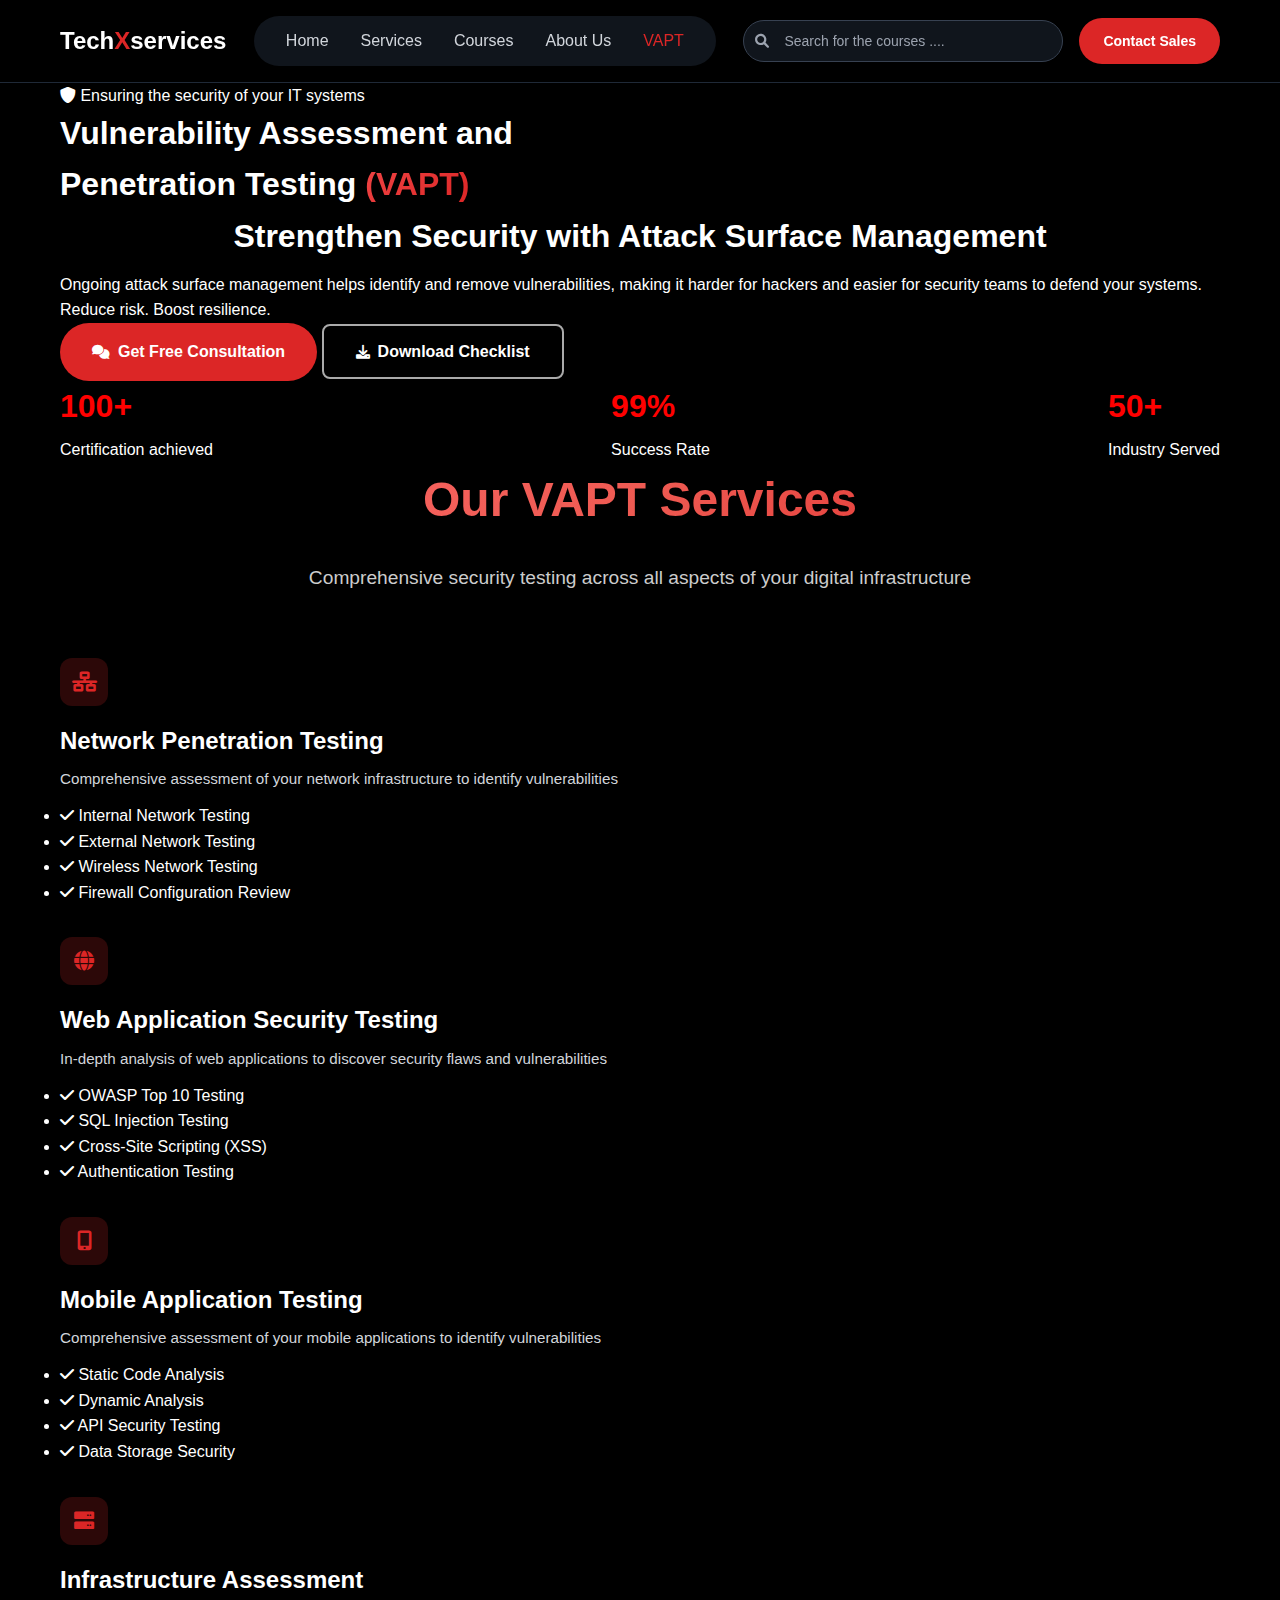
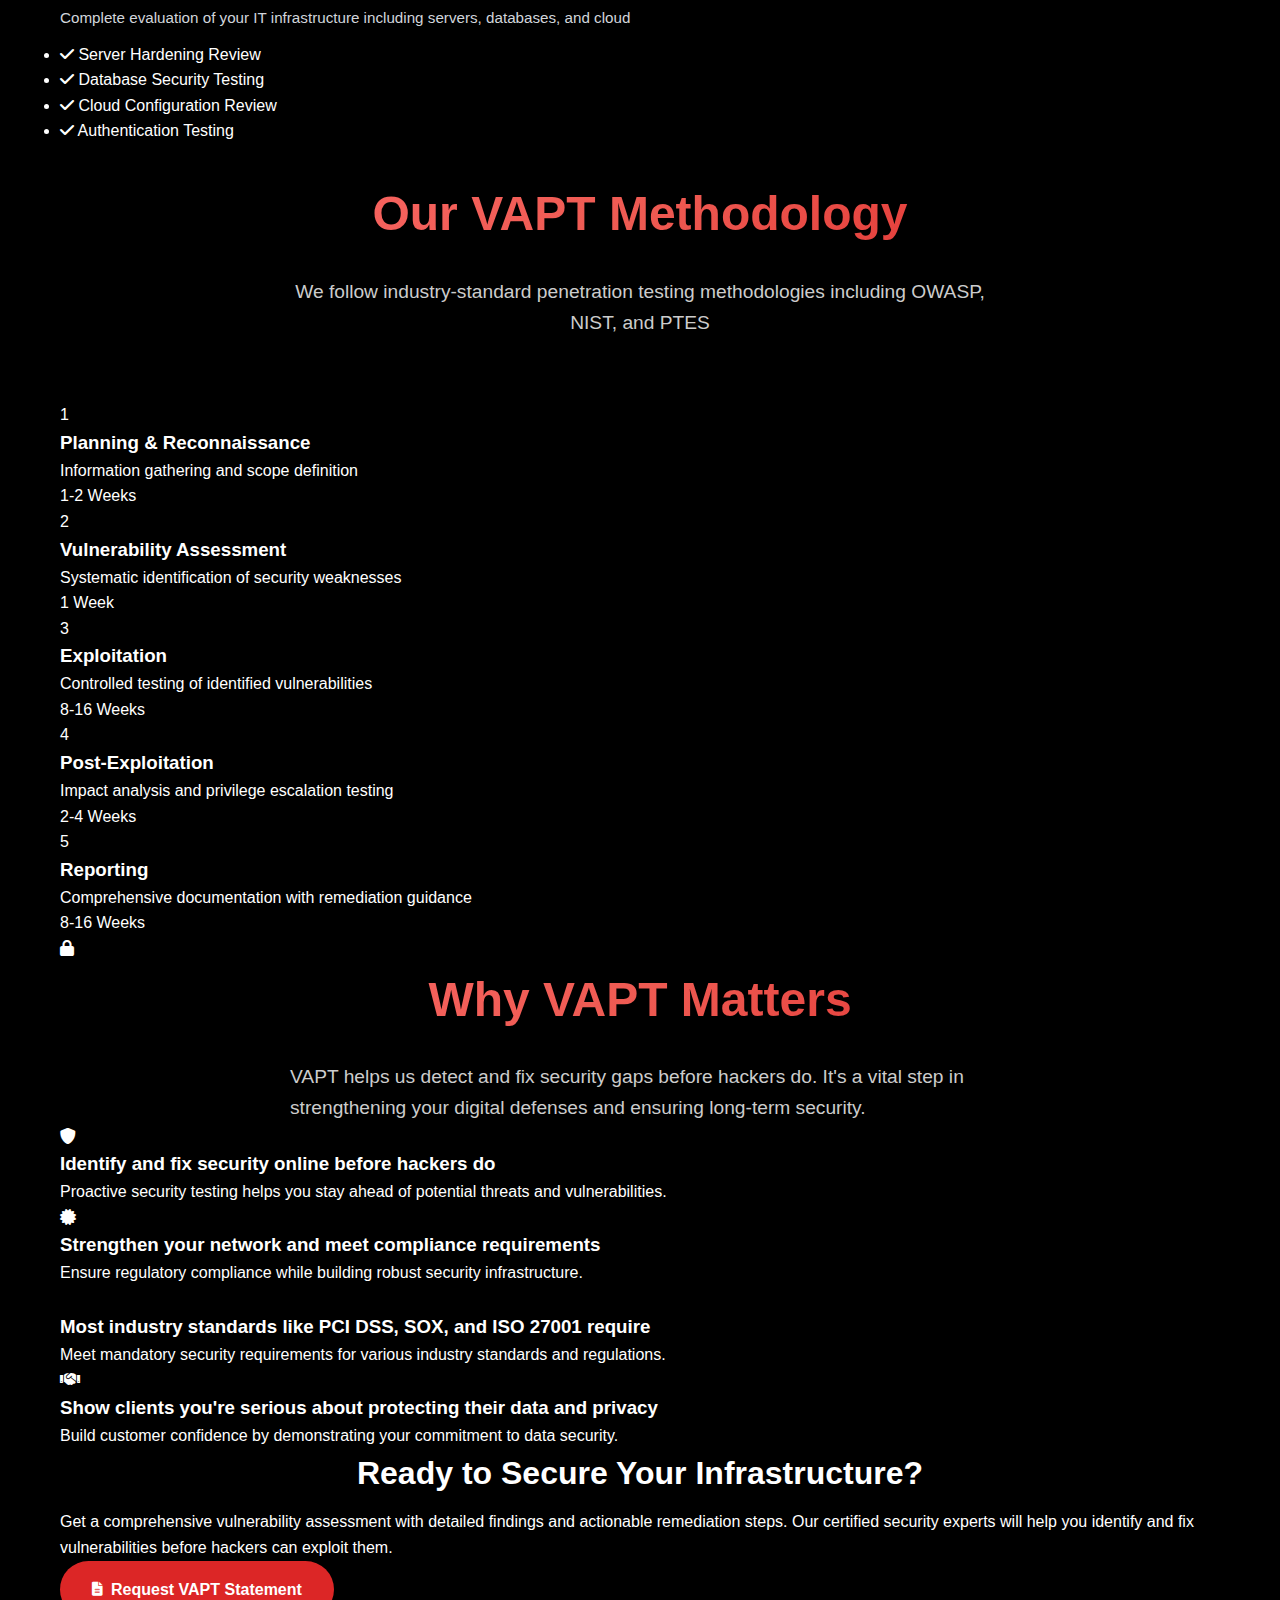
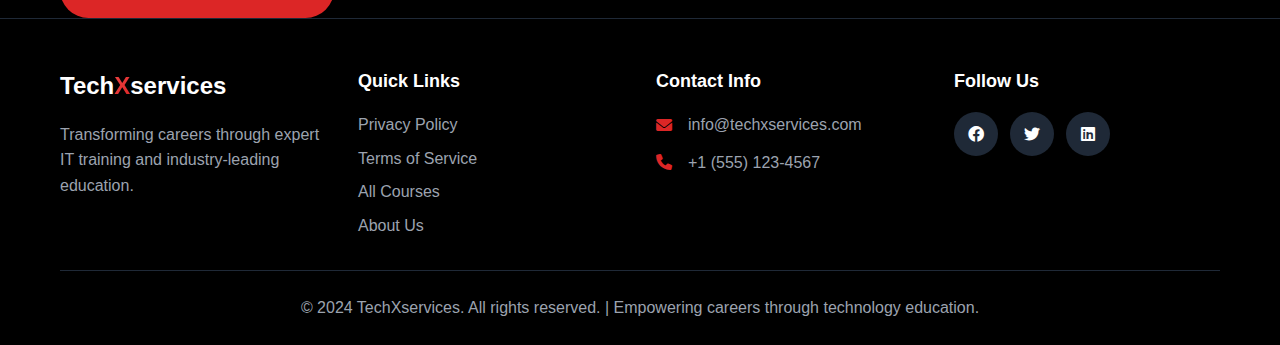
<file: vpat.html>
<!DOCTYPE html>
<html lang="en">
<head>
    <meta charset="UTF-8">
    <meta name="viewport" content="width=device-width, initial-scale=1.0">
    <title>VAPT - Vulnerability Assessment and Penetration Testing | TechXservices</title>
    <meta name="description" content="Comprehensive VAPT services to strengthen your security with attack surface management. Professional vulnerability assessment and penetration testing.">
    <link rel="stylesheet" href="styles.css">
    <link href="https://cdnjs.cloudflare.com/ajax/libs/font-awesome/6.0.0/css/all.min.css" rel="stylesheet">
</head>
<body>
    <!-- Header -->
    <header class="header">
        <div class="container">
            <div class="header-content">
                <a href="index.html" class="logo">
                    Tech<span class="logo-accent">X</span>services
                </a>

                <nav class="nav">
                    <a href="index.html" class="nav-link">Home</a>
                    <a href="services.html" class="nav-link">Services</a>
                    <a href="courses.html" class="nav-link">Courses</a>
                    <a href="about.html" class="nav-link">About Us</a>
                    <a href="vapt.html" class="nav-link active">VAPT</a>
                </nav>

                <div class="header-actions">
                    <div class="search-container">
                        <i class="fas fa-search search-icon"></i>
                        <input type="text" placeholder="Search for the courses ...." class="search-input">
                    </div>
                    <a href="contact-sales.html" class="btn btn-primary">Contact Sales</a>
                </div>

                <button class="mobile-menu-btn" id="mobileMenuBtn">
                    <i class="fas fa-bars"></i>
                </button>
            </div>
        </div>
    </header>

    <!-- Hero Section -->
    <section class="vapt-hero">
        <div class="container">
            <div class="vapt-hero-content">
                <div class="hero-tag">
                    <i class="fas fa-shield-alt"></i>
                    Ensuring the security of your IT systems
                </div>
                
                <h1 class="vapt-hero-title">
                    Vulnerability Assessment and<br>
                    Penetration Testing <span class="text-accent">(VAPT)</span>
                </h1>
                
                <div class="vapt-hero-subtitle">
                    <h2>Strengthen Security with Attack Surface Management</h2>
                    <p>
                        Ongoing attack surface management helps identify and remove vulnerabilities, making it harder for hackers and easier for security teams to defend your systems. Reduce risk. Boost resilience.
                    </p>
                </div>

                <div class="vapt-hero-buttons">
                    <a href="contact-sales.html" class="btn btn-primary btn-large">
                        <i class="fas fa-comments"></i>
                        Get Free Consultation
                    </a>
                    <a href="#" class="btn btn-outline btn-large">
                        <i class="fas fa-download"></i>
                        Download Checklist
                    </a>
                </div>
            </div>
        </div>
    </section>

    <!-- Metrics Section -->
    <section class="vapt-metrics">
        <div class="container">
            <div class="metrics-grid">
                <div class="metric-card">
                    <div class="metric-number">100+</div>
                    <div class="metric-label">Certification achieved</div>
                </div>
                <div class="metric-card">
                    <div class="metric-number">99%</div>
                    <div class="metric-label">Success Rate</div>
                </div>
                <div class="metric-card">
                    <div class="metric-number">50+</div>
                    <div class="metric-label">Industry Served</div>
                </div>
            </div>
        </div>
    </section>

    <!-- VAPT Services Section -->
    <section class="vapt-services">
        <div class="container">
            <div class="section-header">
                <h2 class="section-title">Our VAPT Services</h2>
                <p class="section-subtitle">
                    Comprehensive security testing across all aspects of your digital infrastructure
                </p>
            </div>

            <div class="vapt-services-grid">
                <div class="vapt-service-card">
                    <div class="service-icon">
                        <!-- Image Placeholder -->
                        <i class="fas fa-network-wired"></i>
                    </div>
                    <h3 class="service-title">Network Penetration Testing</h3>
                    <p class="service-description">
                        Comprehensive assessment of your network infrastructure to identify vulnerabilities
                    </p>
                    <ul class="service-features">
                        <li><i class="fas fa-check"></i> Internal Network Testing</li>
                        <li><i class="fas fa-check"></i> External Network Testing</li>
                        <li><i class="fas fa-check"></i> Wireless Network Testing</li>
                        <li><i class="fas fa-check"></i> Firewall Configuration Review</li>
                    </ul>
                </div>

                <div class="vapt-service-card">
                    <div class="service-icon">
                        <!-- Image Placeholder -->
                        <i class="fas fa-globe"></i>
                    </div>
                    <h3 class="service-title">Web Application Security Testing</h3>
                    <p class="service-description">
                        In-depth analysis of web applications to discover security flaws and vulnerabilities
                    </p>
                    <ul class="service-features">
                        <li><i class="fas fa-check"></i> OWASP Top 10 Testing</li>
                        <li><i class="fas fa-check"></i> SQL Injection Testing</li>
                        <li><i class="fas fa-check"></i> Cross-Site Scripting (XSS)</li>
                        <li><i class="fas fa-check"></i> Authentication Testing</li>
                    </ul>
                </div>

                <div class="vapt-service-card">
                    <div class="service-icon">
                        <!-- Image Placeholder -->
                        <i class="fas fa-mobile-alt"></i>
                    </div>
                    <h3 class="service-title">Mobile Application Testing</h3>
                    <p class="service-description">
                        Comprehensive assessment of your mobile applications to identify vulnerabilities
                    </p>
                    <ul class="service-features">
                        <li><i class="fas fa-check"></i> Static Code Analysis</li>
                        <li><i class="fas fa-check"></i> Dynamic Analysis</li>
                        <li><i class="fas fa-check"></i> API Security Testing</li>
                        <li><i class="fas fa-check"></i> Data Storage Security</li>
                    </ul>
                </div>

                <div class="vapt-service-card">
                    <div class="service-icon">
                        <!-- Image Placeholder -->
                        <i class="fas fa-server"></i>
                    </div>
                    <h3 class="service-title">Infrastructure Assessment</h3>
                    <p class="service-description">
                        Complete evaluation of your IT infrastructure including servers, databases, and cloud
                    </p>
                    <ul class="service-features">
                        <li><i class="fas fa-check"></i> Server Hardening Review</li>
                        <li><i class="fas fa-check"></i> Database Security Testing</li>
                        <li><i class="fas fa-check"></i> Cloud Configuration Review</li>
                        <li><i class="fas fa-check"></i> Authentication Testing</li>
                    </ul>
                </div>
            </div>
        </div>
    </section>

    <!-- VAPT Methodology Section -->
    <section class="vapt-methodology">
        <div class="container">
            <div class="section-header">
                <h2 class="section-title">Our VAPT Methodology</h2>
                <p class="section-subtitle">
                    We follow industry-standard penetration testing methodologies including OWASP, NIST, and PTES
                </p>
            </div>

            <div class="methodology-timeline">
                <div class="timeline-item">
                    <div class="timeline-number">1</div>
                    <div class="timeline-content">
                        <h3 class="timeline-title">Planning & Reconnaissance</h3>
                        <p class="timeline-description">Information gathering and scope definition</p>
                        <div class="timeline-duration">1-2 Weeks</div>
                    </div>
                </div>

                <div class="timeline-item">
                    <div class="timeline-number">2</div>
                    <div class="timeline-content">
                        <h3 class="timeline-title">Vulnerability Assessment</h3>
                        <p class="timeline-description">Systematic identification of security weaknesses</p>
                        <div class="timeline-duration">1 Week</div>
                    </div>
                </div>

                <div class="timeline-item">
                    <div class="timeline-number">3</div>
                    <div class="timeline-content">
                        <h3 class="timeline-title">Exploitation</h3>
                        <p class="timeline-description">Controlled testing of identified vulnerabilities</p>
                        <div class="timeline-duration">8-16 Weeks</div>
                    </div>
                </div>

                <div class="timeline-item">
                    <div class="timeline-number">4</div>
                    <div class="timeline-content">
                        <h3 class="timeline-title">Post-Exploitation</h3>
                        <p class="timeline-description">Impact analysis and privilege escalation testing</p>
                        <div class="timeline-duration">2-4 Weeks</div>
                    </div>
                </div>

                <div class="timeline-item">
                    <div class="timeline-number">5</div>
                    <div class="timeline-content">
                        <h3 class="timeline-title">Reporting</h3>
                        <p class="timeline-description">Comprehensive documentation with remediation guidance</p>
                        <div class="timeline-duration">8-16 Weeks</div>
                    </div>
                </div>
            </div>
        </div>
    </section>

    <!-- Why VAPT Matters Section -->
    <section class="why-vapt">
        <div class="container">
            <div class="why-vapt-header">
                <div class="why-vapt-icon">
                    <i class="fas fa-lock"></i>
                </div>
                <h2 class="section-title">Why VAPT Matters</h2>
                <p class="section-subtitle">
                    VAPT helps us detect and fix security gaps before hackers do. It's a vital step in strengthening your digital defenses and ensuring long-term security.
                </p>
            </div>

            <div class="why-vapt-grid">
                <div class="why-vapt-card">
                    <div class="why-vapt-card-icon">
                        <i class="fas fa-shield-alt"></i>
                    </div>
                    <h3 class="why-vapt-card-title">Identify and fix security online before hackers do</h3>
                    <p class="why-vapt-card-description">
                        Proactive security testing helps you stay ahead of potential threats and vulnerabilities.
                    </p>
                </div>

                <div class="why-vapt-card">
                    <div class="why-vapt-card-icon">
                        <i class="fas fa-certificate"></i>
                    </div>
                    <h3 class="why-vapt-card-title">Strengthen your network and meet compliance requirements</h3>
                    <p class="why-vapt-card-description">
                        Ensure regulatory compliance while building robust security infrastructure.
                    </p>
                </div>

                <div class="why-vapt-card">
                    <div class="why-vapt-card-icon">
                        <i class="fas fa-users-shield"></i>
                    </div>
                    <h3 class="why-vapt-card-title">Most industry standards like PCI DSS, SOX, and ISO 27001 require</h3>
                    <p class="why-vapt-card-description">
                        Meet mandatory security requirements for various industry standards and regulations.
                    </p>
                </div>

                <div class="why-vapt-card">
                    <div class="why-vapt-card-icon">
                        <i class="fas fa-handshake"></i>
                    </div>
                    <h3 class="why-vapt-card-title">Show clients you're serious about protecting their data and privacy</h3>
                    <p class="why-vapt-card-description">
                        Build customer confidence by demonstrating your commitment to data security.
                    </p>
                </div>
            </div>
        </div>
    </section>

    <!-- Final CTA Section -->
    <section class="vapt-cta">
        <div class="container">
            <div class="vapt-cta-content">
                <h2 class="vapt-cta-title">Ready to Secure Your Infrastructure?</h2>
                <p class="vapt-cta-description">
                    Get a comprehensive vulnerability assessment with detailed findings and actionable remediation steps. Our certified security experts will help you identify and fix vulnerabilities before hackers can exploit them.
                </p>
                <a href="contact-sales.html" class="btn btn-primary btn-large">
                    <i class="fas fa-file-alt"></i>
                    Request VAPT Statement
                </a>
            </div>
        </div>
    </section>

    <!-- Footer -->
    <footer class="footer">
        <div class="container">
            <div class="footer-content">
                <div class="footer-section">
                    <a href="index.html" class="footer-logo">
                        Tech<span class="text-accent">X</span>services
                    </a>
                    <p class="footer-description">
                        Transforming careers through expert IT training and industry-leading education.
                    </p>
                </div>

                <div class="footer-section">
                    <h3 class="footer-title">Quick Links</h3>
                    <div class="footer-links">
                        <a href="#" class="footer-link">Privacy Policy</a>
                        <a href="#" class="footer-link">Terms of Service</a>
                        <a href="courses.html" class="footer-link">All Courses</a>
                        <a href="about.html" class="footer-link">About Us</a>
                    </div>
                </div>

                <div class="footer-section">
                    <h3 class="footer-title">Contact Info</h3>
                    <div class="contact-info">
                        <div class="contact-item">
                            <i class="fas fa-envelope"></i>
                            <span>info@techxservices.com</span>
                        </div>
                        <div class="contact-item">
                            <i class="fas fa-phone"></i>
                            <span>+1 (555) 123-4567</span>
                        </div>
                    </div>
                </div>

                <div class="footer-section">
                    <h3 class="footer-title">Follow Us</h3>
                    <div class="social-links">
                        <a href="#" class="social-link">
                            <i class="fab fa-facebook"></i>
                        </a>
                        <a href="#" class="social-link">
                            <i class="fab fa-twitter"></i>
                        </a>
                        <a href="#" class="social-link">
                            <i class="fab fa-linkedin"></i>
                        </a>
                    </div>
                </div>
            </div>

            <div class="footer-bottom">
                <p>© 2024 TechXservices. All rights reserved. | Empowering careers through technology education.</p>
            </div>
        </div>
    </footer>

    <script src="script.js"></script>
</body>
</html>
</file>
<file: card-slider.css>
.infinite-scroll-container {
  width: 100%;
  max-width: 800px;
  margin: 0 auto;
  overflow: hidden;
  position: relative;
  background: var(--bg-secondary);
  border-radius: 12px;
  padding: 20px 0;
}

.infinite-scroll-track {
  display: flex;
  gap: 20px;
  animation: scroll-cards 20s linear infinite;
  padding: 0 20px;
}

.infinite-scroll-card {
  flex: 0 0 250px;
  height: 200px;
  background: linear-gradient(135deg, #6a11cb, #2575fc);
  border-radius: 12px;
  overflow: hidden;
  box-shadow: 0 4px 15px rgba(0, 0, 0, 0.1);
  transition: transform 0.3s ease;
}

.infinite-scroll-card:hover {
  transform: translateY(-5px);
}

.card-content {
  height: 100%;
  padding: 20px;
  color: white;
  display: flex;
  flex-direction: column;
  align-items: center;
  justify-content: center;
  text-align: center;
}

.card-content i {
  font-size: 32px;
  margin-bottom: 15px;
}

.card-content h3 {
  font-size: 20px;
  margin-bottom: 10px;
}

.card-content p {
  font-size: 14px;
  opacity: 0.9;
}

@keyframes scroll-cards {
  0% {
    transform: translateX(0);
  }
  100% {
    transform: translateX(calc(-250px * 3 - 60px));
  }
}

/* Dark mode styles */
@media (prefers-color-scheme: dark) {
  .infinite-scroll-card {
    background: linear-gradient(135deg, #8a3eff, #3a7bd5);
    box-shadow: 0 4px 15px rgba(0, 0, 0, 0.2);
  }
}

/* Mobile responsiveness */
@media (max-width: 768px) {
  .infinite-scroll-container {
    max-width: 100%;
    padding: 15px 0;
  }
  
  .infinite-scroll-card {
    flex: 0 0 200px;
    height: 160px;
  }
  
  .card-content i {
    font-size: 24px;
    margin-bottom: 10px;
  }
  
  .card-content h3 {
    font-size: 16px;
    margin-bottom: 8px;
  }
  
  .card-content p {
    font-size: 12px;
  }
  
  @keyframes scroll-cards {
    0% {
      transform: translateX(0);
    }
    100% {
      transform: translateX(calc(-200px * 3 - 60px));
    }
  }
}
</file>
<file: new pages/iso/styles.css>
/* Reset and Base Styles */
* {
  margin: 0;
  padding: 0;
  box-sizing: border-box;
}

html {
  scroll-behavior: smooth;
  font-size: 16px;
}

body {
  font-family: "Inter", -apple-system, BlinkMacSystemFont, "Segoe UI", Roboto, sans-serif;
  line-height: 1.6;
  color: #ffffff;
  background-color: #000000;
  overflow-x: hidden;
}

.container {
  max-width: 1200px;
  margin: 0 auto;
  padding: 0 20px;
}

/* Loading Spinner */
.loading-spinner {
  position: fixed;
  top: 0;
  left: 0;
  width: 100%;
  height: 100%;
  background: rgba(0, 0, 0, 0.95);
  display: flex;
  align-items: center;
  justify-content: center;
  z-index: 10000;
  opacity: 1;
  transition: opacity 0.3s ease;
}

.loading-spinner.hidden {
  opacity: 0;
  pointer-events: none;
}

.spinner {
  width: 50px;
  height: 50px;
  border: 3px solid rgba(220, 38, 38, 0.3);
  border-top: 3px solid #dc2626;
  border-radius: 50%;
  animation: spin 0.8s linear infinite;
}

@keyframes spin {
  0% {
    transform: rotate(0deg);
  }
  100% {
    transform: rotate(360deg);
  }
}

/* Header */
.header {
  position: fixed;
  top: 0;
  left: 0;
  right: 0;
  background: rgba(0, 0, 0, 0.9);
  backdrop-filter: blur(20px);
  border-bottom: 1px solid rgba(220, 38, 38, 0.2);
  z-index: 1000;
  transition: all 0.3s ease;
}

.header.scrolled {
  background: rgba(0, 0, 0, 0.95);
  box-shadow: 0 2px 20px rgba(220, 38, 38, 0.1);
}

.nav-wrapper {
  display: flex;
  align-items: center;
  justify-content: space-between;
  padding: 1rem 0;
}

.logo {
  display: flex;
  align-items: center;
  gap: 0.25rem;
  text-decoration: none;
  font-size: 1.5rem;
  font-weight: 800;
}

.logo-tech {
  color: #ffffff;
}

.logo-services {
  color: #dc2626;
}

.nav-menu {
  display: flex;
  align-items: center;
  gap: 2rem;
  transition: all 0.3s ease;
}

.nav-link {
  color: #ffffff;
  text-decoration: none;
  transition: all 0.3s ease;
  position: relative;
  font-weight: 500;
  padding: 0.5rem 0;
}

.nav-link::after {
  content: "";
  position: absolute;
  bottom: 0;
  left: 0;
  width: 0;
  height: 2px;
  background: linear-gradient(90deg, #dc2626, #ef4444);
  transition: width 0.3s ease;
}

.nav-link:hover::after,
.nav-link:focus::after {
  width: 100%;
}

.nav-link:hover,
.nav-link:focus {
  color: #dc2626;
  outline: none;
}

.nav-btn {
  background: linear-gradient(135deg, #dc2626 0%, #ef4444 100%);
  color: #ffffff;
  border: none;
  padding: 0.75rem 1.5rem;
  border-radius: 25px;
  cursor: pointer;
  transition: all 0.3s ease;
  font-weight: 600;
  font-size: 0.9rem;
}

.nav-btn:hover,
.nav-btn:focus {
  transform: translateY(-2px);
  box-shadow: 0 8px 25px rgba(220, 38, 38, 0.4);
  outline: none;
}

.mobile-menu-btn {
  display: none;
  background: none;
  border: none;
  color: #ffffff;
  font-size: 1.5rem;
  cursor: pointer;
  padding: 0.5rem;
  border-radius: 5px;
  transition: all 0.3s ease;
}

.mobile-menu-btn:hover,
.mobile-menu-btn:focus {
  color: #dc2626;
  outline: none;
}

/* Hero Section */
.hero {
  min-height: 100vh;
  display: flex;
  align-items: center;
  position: relative;
  overflow: hidden;
  background: linear-gradient(135deg, #000000 0%, #1a0000 50%, #000000 100%);
  padding-top: 80px;
}

.hero-background {
  position: absolute;
  top: 0;
  left: 0;
  right: 0;
  bottom: 0;
  background: radial-gradient(circle at 20% 80%, rgba(220, 38, 38, 0.15) 0%, transparent 50%),
    radial-gradient(circle at 80% 20%, rgba(239, 68, 68, 0.1) 0%, transparent 50%),
    radial-gradient(circle at 40% 40%, rgba(220, 38, 38, 0.05) 0%, transparent 50%);
  z-index: 1;
}

.hero .container {
  display: grid;
  grid-template-columns: 1fr 1fr;
  gap: 4rem;
  align-items: center;
  position: relative;
  z-index: 2;
}

.hero-content {
  animation: fadeInUp 1s ease-out;
}

.hero-badge {
  background: rgba(220, 38, 38, 0.1);
  backdrop-filter: blur(10px);
  border: 1px solid rgba(220, 38, 38, 0.3);
  color: #ffffff;
  padding: 0.5rem 1rem;
  border-radius: 25px;
  display: inline-flex;
  align-items: center;
  gap: 0.5rem;
  margin-bottom: 1.5rem;
  font-size: 0.9rem;
  font-weight: 500;
}

.hero-badge i {
  color: #dc2626;
}

.hero-title {
  font-size: 3.5rem;
  font-weight: 800;
  margin-bottom: 0.5rem;
  line-height: 1.2;
}

.hero-subtitle {
  font-size: 3.5rem;
  font-weight: 800;
  background: linear-gradient(135deg, #dc2626 0%, #ef4444 100%);
  -webkit-background-clip: text;
  -webkit-text-fill-color: transparent;
  background-clip: text;
  margin-bottom: 1.5rem;
  line-height: 1.2;
}

.hero-description {
  font-size: 1.2rem;
  color: #b0b0b0;
  margin-bottom: 2rem;
  line-height: 1.7;
}

.hero-stats {
  display: flex;
  gap: 2rem;
  margin-bottom: 2rem;
}

.stat-item {
  text-align: center;
}

.stat-number {
  display: block;
  font-size: 2rem;
  font-weight: 700;
  color: #dc2626;
  margin-bottom: 0.25rem;
}

.stat-label {
  font-size: 0.9rem;
  color: #888;
}

.hero-buttons {
  display: flex;
  gap: 1rem;
  flex-wrap: wrap;
}

.btn {
  padding: 1rem 2rem;
  border-radius: 25px;
  font-size: 1rem;
  font-weight: 600;
  cursor: pointer;
  transition: all 0.3s ease;
  text-decoration: none;
  display: inline-flex;
  align-items: center;
  gap: 0.5rem;
  border: none;
  white-space: nowrap;
}

.btn-primary {
  background: linear-gradient(135deg, #dc2626 0%, #ef4444 100%);
  color: #ffffff;
}

.btn-primary:hover,
.btn-primary:focus {
  transform: translateY(-2px);
  box-shadow: 0 8px 25px rgba(220, 38, 38, 0.4);
  outline: none;
}

.btn-outline {
  background: rgba(220, 38, 38, 0.1);
  backdrop-filter: blur(10px);
  border: 1px solid rgba(220, 38, 38, 0.3);
  color: #ffffff;
}

.btn-outline:hover,
.btn-outline:focus {
  background: rgba(220, 38, 38, 0.2);
  border-color: rgba(220, 38, 38, 0.5);
  outline: none;
}

/* Hero Visual */
.hero-visual {
  position: relative;
  height: 500px;
  display: flex;
  align-items: center;
  justify-content: center;
}

.iso-dashboard {
  background: rgba(220, 38, 38, 0.05);
  backdrop-filter: blur(20px);
  border: 1px solid rgba(220, 38, 38, 0.2);
  border-radius: 20px;
  padding: 2rem;
  width: 100%;
  max-width: 400px;
  box-shadow: 0 20px 60px rgba(220, 38, 38, 0.1);
  animation: float 6s ease-in-out infinite;
}

.dashboard-header {
  display: flex;
  align-items: center;
  justify-content: space-between;
  margin-bottom: 1.5rem;
  padding-bottom: 1rem;
  border-bottom: 1px solid rgba(220, 38, 38, 0.2);
}

.dashboard-header span {
  color: #ffffff;
  font-weight: 600;
  font-size: 0.9rem;
}

.status-indicator {
  width: 12px;
  height: 12px;
  border-radius: 50%;
  background: #10b981;
  animation: pulse 2s infinite;
}

.live-badge {
  background: linear-gradient(135deg, #10b981 0%, #059669 100%);
  color: #ffffff;
  padding: 0.25rem 0.5rem;
  border-radius: 10px;
  font-size: 0.7rem;
  font-weight: 600;
  text-transform: uppercase;
  letter-spacing: 0.5px;
}

@keyframes pulse {
  0%,
  100% {
    box-shadow: 0 0 0 0 rgba(16, 185, 129, 0.7);
  }
  70% {
    box-shadow: 0 0 0 10px rgba(16, 185, 129, 0);
  }
}

.compliance-meter {
  display: flex;
  justify-content: center;
  margin-bottom: 2rem;
}

.meter-circle {
  position: relative;
  width: 120px;
  height: 120px;
  border-radius: 50%;
  background: conic-gradient(from 0deg, #10b981 0deg, #10b981 342deg, #374151 342deg, #374151 360deg);
  display: flex;
  align-items: center;
  justify-content: center;
}

.meter-circle::before {
  content: "";
  position: absolute;
  width: 80px;
  height: 80px;
  border-radius: 50%;
  background: rgba(0, 0, 0, 0.8);
}

.meter-center {
  position: relative;
  z-index: 2;
  text-align: center;
}

.compliance-level {
  display: block;
  color: #10b981;
  font-weight: 700;
  font-size: 0.9rem;
}

.compliance-score {
  display: block;
  color: #ffffff;
  font-size: 0.8rem;
  margin-top: 0.25rem;
}

.iso-metrics {
  display: flex;
  flex-direction: column;
  gap: 0.75rem;
}

.metric {
  display: flex;
  align-items: center;
  gap: 0.75rem;
  padding: 0.75rem;
  background: rgba(220, 38, 38, 0.05);
  border-radius: 8px;
  border-left: 3px solid #dc2626;
}

.metric i {
  color: #dc2626;
  width: 16px;
  font-size: 1rem;
}

.metric-value {
  color: #ffffff;
  font-weight: 600;
  font-size: 0.9rem;
}

.metric-label {
  color: #d0d0d0;
  font-size: 0.8rem;
  margin-left: 0.5rem;
}

/* Floating ISO Badges */
.floating-badges {
  position: absolute;
  top: 0;
  left: 0;
  right: 0;
  bottom: 0;
  pointer-events: none;
}

.iso-badge {
  position: absolute;
  background: rgba(220, 38, 38, 0.1);
  backdrop-filter: blur(10px);
  border: 1px solid rgba(220, 38, 38, 0.3);
  border-radius: 25px;
  padding: 0.5rem 1rem;
  display: flex;
  align-items: center;
  gap: 0.5rem;
  color: #ffffff;
  font-size: 0.8rem;
  font-weight: 500;
  animation: floatBadge 8s ease-in-out infinite;
}

.iso-badge i {
  color: #f59e0b;
  font-size: 0.9rem;
}

.badge-1 {
  top: 15%;
  left: 10%;
  animation-delay: 0s;
}

.badge-2 {
  top: 65%;
  right: 15%;
  animation-delay: 2.5s;
}

.badge-3 {
  bottom: 25%;
  left: 20%;
  animation-delay: 5s;
}

@keyframes float {
  0%,
  100% {
    transform: translateY(0px);
  }
  50% {
    transform: translateY(-20px);
  }
}

@keyframes floatBadge {
  0%,
  100% {
    transform: translateY(0px);
    opacity: 0.7;
  }
  50% {
    transform: translateY(-15px);
    opacity: 1;
  }
}

@keyframes fadeInUp {
  from {
    opacity: 0;
    transform: translateY(30px);
  }
  to {
    opacity: 1;
    transform: translateY(0);
  }
}

/* Standards Section */
.standards {
  padding: 5rem 0;
  background: #111111;
}

.section-header {
  text-align: center;
  margin-bottom: 4rem;
}

.section-title {
  font-size: 2.5rem;
  font-weight: 700;
  margin-bottom: 1rem;
  background: linear-gradient(135deg, #dc2626 0%, #ef4444 100%);
  -webkit-background-clip: text;
  -webkit-text-fill-color: transparent;
  background-clip: text;
}

.section-description {
  font-size: 1.2rem;
  color: #b0b0b0;
  max-width: 600px;
  margin: 0 auto;
  line-height: 1.6;
}

.standards-grid {
  display: grid;
  grid-template-columns: repeat(auto-fit, minmax(350px, 1fr));
  gap: 2rem;
}

.standard-card {
  background: rgba(31, 41, 55, 0.38);
  backdrop-filter: blur(20px);
  border: 1px solid rgba(220, 38, 38, 0.2);
  border-radius: 20px;
  padding: 2rem;
  transition: all 0.4s ease;
  position: relative;
  overflow: hidden;
}

.standard-card::before {
  content: "";
  position: absolute;
  top: 0;
  left: 0;
  right: 0;
  bottom: 0;
  background: linear-gradient(135deg, rgba(220, 38, 38, 0.1) 0%, transparent 100%);
  opacity: 0;
  transition: opacity 0.3s ease;
}

.standard-card:hover::before {
  opacity: 1;
}

.standard-card:hover {
  transform: translateY(-10px);
  border-color: rgba(220, 38, 38, 0.4);
  box-shadow: 0 20px 60px rgba(220, 38, 38, 0.2);
}

.standard-card.featured {
  border: 2px solid rgba(220, 38, 38, 0.5);
  background: rgba(220, 38, 38, 0.1);
  transform: scale(1.02);
}

.featured-badge {
  position: absolute;
  top: -10px;
  right: 20px;
  background: linear-gradient(135deg, #dc2626 0%, #ef4444 100%);
  color: #ffffff;
  padding: 0.5rem 1rem;
  border-radius: 15px;
  font-size: 0.8rem;
  font-weight: 600;
  text-transform: uppercase;
}

.standard-icon {
  width: 70px;
  height: 70px;
  background: linear-gradient(135deg, #dc2626 0%, #ef4444 100%);
  border-radius: 50%;
  display: flex;
  align-items: center;
  justify-content: center;
  margin-bottom: 1.5rem;
  box-shadow: 0 8px 25px rgba(220, 38, 38, 0.3);
}

.standard-icon i {
  font-size: 1.8rem;
  color: #ffffff;
}

.standard-title {
  font-size: 1.5rem;
  font-weight: 600;
  margin-bottom: 0.5rem;
  color: #ffffff;
}

.standard-subtitle {
  color: #dc2626;
  font-weight: 500;
  margin-bottom: 1rem;
  font-size: 0.9rem;
}

.standard-description {
  color: #b0b0b0;
  margin-bottom: 1.5rem;
  line-height: 1.6;
}

.standard-features {
  list-style: none;
  margin-bottom: 1.5rem;
}

.standard-features li {
  display: flex;
  align-items: center;
  margin-bottom: 0.5rem;
  color: #d0d0d0;
}

.standard-features i {
  color: #dc2626;
  margin-right: 0.75rem;
  font-size: 0.9rem;
}

.standard-timeline {
  background: rgba(220, 38, 38, 0.1);
  color: #dc2626;
  padding: 0.5rem 1rem;
  border-radius: 15px;
  font-size: 0.9rem;
  font-weight: 600;
  text-align: center;
  margin-bottom: 1.5rem;
}

.standard-btn {
  width: 100%;
  background: linear-gradient(135deg, #dc2626 0%, #ef4444 100%);
  color: #ffffff;
  border: none;
  padding: 0.8rem 1.5rem;
  border-radius: 25px;
  font-weight: 600;
  cursor: pointer;
  transition: all 0.3s ease;
}

.standard-btn:hover,
.standard-btn:focus {
  transform: translateY(-2px);
  box-shadow: 0 8px 25px rgba(220, 38, 38, 0.4);
  outline: none;
}

/* Process Section */
.process {
  padding: 5rem 0;
  background: #000000;
}

.process-timeline {
  position: relative;
  max-width: 800px;
  margin: 0 auto;
}

.process-timeline::before {
  content: "";
  position: absolute;
  left: 50%;
  top: 0;
  bottom: 0;
  width: 2px;
  background: linear-gradient(180deg, #dc2626 0%, #ef4444 100%);
  transform: translateX(-50%);
}

.process-step {
  display: flex;
  align-items: center;
  margin-bottom: 4rem;
  position: relative;
}

.process-step:nth-child(even) {
  flex-direction: row-reverse;
}

.process-step:nth-child(even) .step-content {
  text-align: right;
}

.step-number {
  width: 60px;
  height: 60px;
  background: linear-gradient(135deg, #dc2626 0%, #ef4444 100%);
  border-radius: 50%;
  display: flex;
  align-items: center;
  justify-content: center;
  color: #ffffff;
  font-size: 1.5rem;
  font-weight: 700;
  position: relative;
  z-index: 2;
  box-shadow: 0 8px 25px rgba(220, 38, 38, 0.3);
}

.step-content {
  flex: 1;
  padding: 0 2rem;
  background: rgba(220, 38, 38, 0.05);
  backdrop-filter: blur(20px);
  border: 1px solid rgba(220, 38, 38, 0.2);
  border-radius: 15px;
  padding: 2rem;
  margin: 0 2rem;
}

.step-content h3 {
  color: #ffffff;
  font-size: 1.5rem;
  margin-bottom: 1rem;
}

.step-content p {
  color: #b0b0b0;
  margin-bottom: 1rem;
  line-height: 1.6;
}

.step-content ul {
  list-style: none;
  display: grid;
  grid-template-columns: repeat(auto-fit, minmax(200px, 1fr));
  gap: 0.5rem;
}

.step-content li {
  color: #d0d0d0;
  position: relative;
  padding-left: 1.5rem;
}

.step-content li::before {
  content: "•";
  color: #dc2626;
  position: absolute;
  left: 0;
  font-weight: bold;
}

/* Benefits Section */
.benefits {
  padding: 5rem 0;
  background: #111111;
}

.benefits-content {
  display: grid;
  grid-template-columns: 1fr 1fr;
  gap: 4rem;
  align-items: start;
}

.benefits-info h2 {
  font-size: 2.5rem;
  margin-bottom: 1rem;
  color: #ffffff;
}

.benefits-info p {
  color: #b0b0b0;
  margin-bottom: 2rem;
  line-height: 1.6;
  font-size: 1.1rem;
}

.benefits-grid {
  display: grid;
  grid-template-columns: repeat(auto-fit, minmax(250px, 1fr));
  gap: 1.5rem;
  margin-bottom: 2rem;
}

.benefit-item {
  background: rgba(31, 41, 55, 0.38);
  backdrop-filter: blur(20px);
  border: 1px solid rgba(220, 38, 38, 0.2);
  border-radius: 15px;
  padding: 1.5rem;
  transition: all 0.3s ease;
}

.benefit-item:hover {
  transform: translateY(-5px);
  border-color: rgba(220, 38, 38, 0.4);
  box-shadow: 0 15px 40px rgba(220, 38, 38, 0.15);
}

.benefit-icon {
  width: 50px;
  height: 50px;
  background: linear-gradient(135deg, #dc2626 0%, #ef4444 100%);
  border-radius: 50%;
  display: flex;
  align-items: center;
  justify-content: center;
  margin-bottom: 1rem;
}

.benefit-icon i {
  font-size: 1.2rem;
  color: #ffffff;
}

.benefit-item h3 {
  font-size: 1.1rem;
  margin-bottom: 0.5rem;
  color: #ffffff;
}

.benefit-item p {
  color: #b0b0b0;
  line-height: 1.6;
  font-size: 0.9rem;
}

.benefits-actions {
  display: flex;
  gap: 1rem;
  flex-wrap: wrap;
}

/* ROI Calculator */
.roi-calculator {
  background: rgba(31, 41, 55, 0.38);
  backdrop-filter: blur(20px);
  border: 1px solid rgba(220, 38, 38, 0.2);
  border-radius: 20px;
  padding: 2rem;
  height: fit-content;
  position: sticky;
  top: 2rem;
}

.calculator-header {
  display: flex;
  justify-content: space-between;
  align-items: center;
  margin-bottom: 1.5rem;
  padding-bottom: 1rem;
  border-bottom: 1px solid rgba(220, 38, 38, 0.2);
}

.calculator-header h3 {
  color: #ffffff;
  font-size: 1.2rem;
}

.calculator-badge {
  display: flex;
  align-items: center;
  gap: 0.5rem;
  color: #10b981;
  font-size: 0.8rem;
  font-weight: 600;
}

.pulse {
  width: 8px;
  height: 8px;
  border-radius: 50%;
  background: #10b981;
  animation: pulse 2s infinite;
}

.calculator-content {
  display: flex;
  flex-direction: column;
  gap: 1.5rem;
}

.roi-metric {
  display: flex;
  justify-content: space-between;
  align-items: center;
  padding: 1rem;
  background: rgba(220, 38, 38, 0.05);
  border-radius: 10px;
  border-left: 3px solid #dc2626;
}

.roi-metric .metric-label {
  color: #b0b0b0;
  font-size: 0.9rem;
}

.roi-metric .metric-value {
  color: #dc2626;
  font-size: 1.5rem;
  font-weight: 700;
}

.roi-breakdown h4 {
  color: #ffffff;
  margin-bottom: 1rem;
  font-size: 1.1rem;
}

.breakdown-item {
  display: flex;
  justify-content: space-between;
  align-items: center;
  padding: 0.5rem 0;
  border-bottom: 1px solid rgba(220, 38, 38, 0.1);
  color: #d0d0d0;
  font-size: 0.9rem;
}

.breakdown-item:last-child {
  border-bottom: none;
}

.breakdown-item span:last-child {
  color: #dc2626;
  font-weight: 600;
}

/* Pricing Section */
.pricing {
  padding: 5rem 0;
  background: #000000;
}

.pricing-toggle {
  display: flex;
  align-items: center;
  justify-content: center;
  gap: 1rem;
  margin-bottom: 3rem;
}

.toggle-label {
  color: #b0b0b0;
  font-weight: 500;
}

.toggle-switch {
  position: relative;
  display: inline-block;
  width: 60px;
  height: 30px;
}

.toggle-switch input {
  opacity: 0;
  width: 0;
  height: 0;
}

.slider {
  position: absolute;
  cursor: pointer;
  top: 0;
  left: 0;
  right: 0;
  bottom: 0;
  background: rgba(220, 38, 38, 0.2);
  transition: 0.4s;
  border-radius: 30px;
}

.slider:before {
  position: absolute;
  content: "";
  height: 22px;
  width: 22px;
  left: 4px;
  bottom: 4px;
  background: #ffffff;
  transition: 0.4s;
  border-radius: 50%;
}

input:checked + .slider {
  background: linear-gradient(135deg, #dc2626 0%, #ef4444 100%);
}

input:checked + .slider:before {
  transform: translateX(30px);
}

.discount {
  background: linear-gradient(135deg, #10b981 0%, #059669 100%);
  color: #ffffff;
  padding: 0.25rem 0.5rem;
  border-radius: 10px;
  font-size: 0.7rem;
  font-weight: 600;
  margin-left: 0.5rem;
}

.pricing-grid {
  display: grid;
  grid-template-columns: repeat(auto-fit, minmax(320px, 1fr));
  gap: 2rem;
  max-width: 1000px;
  margin: 0 auto;
}

.pricing-card {
  background: rgba(31, 41, 55, 0.38);
  backdrop-filter: blur(20px);
  border: 1px solid rgba(220, 38, 38, 0.2);
  border-radius: 20px;
  padding: 2rem;
  position: relative;
  transition: all 0.4s ease;
}

.pricing-card:hover {
  transform: translateY(-10px);
  border-color: rgba(220, 38, 38, 0.4);
  box-shadow: 0 20px 60px rgba(220, 38, 38, 0.2);
}

.pricing-card.featured {
  border: 2px solid rgba(220, 38, 38, 0.5);
  background: rgba(220, 38, 38, 0.1);
  transform: scale(1.05);
}

.popular-badge {
  position: absolute;
  top: -10px;
  left: 50%;
  transform: translateX(-50%);
  background: linear-gradient(135deg, #dc2626 0%, #ef4444 100%);
  color: #ffffff;
  padding: 0.5rem 1rem;
  border-radius: 15px;
  font-size: 0.8rem;
  font-weight: 600;
  text-transform: uppercase;
}

.plan-header {
  text-align: center;
  margin-bottom: 2rem;
  padding-bottom: 1.5rem;
  border-bottom: 1px solid rgba(220, 38, 38, 0.2);
}

.plan-name {
  font-size: 1.5rem;
  color: #ffffff;
  margin-bottom: 0.5rem;
}

.plan-price {
  display: flex;
  align-items: baseline;
  justify-content: center;
  margin-bottom: 0.5rem;
}

.currency {
  font-size: 1.2rem;
  color: #dc2626;
  margin-right: 0.25rem;
}

.amount {
  font-size: 3rem;
  font-weight: 700;
  color: #dc2626;
}

.plan-description {
  color: #b0b0b0;
  font-size: 0.9rem;
}

.plan-features {
  list-style: none;
  margin-bottom: 2rem;
}

.plan-features li {
  display: flex;
  align-items: center;
  margin-bottom: 0.75rem;
  color: #d0d0d0;
}

.plan-features i {
  color: #dc2626;
  margin-right: 0.75rem;
  font-size: 0.9rem;
}

.plan-btn {
  width: 100%;
  background: linear-gradient(135deg, #dc2626 0%, #ef4444 100%);
  color: #ffffff;
  border: none;
  padding: 1rem 2rem;
  border-radius: 25px;
  font-size: 1rem;
  font-weight: 600;
  cursor: pointer;
  transition: all 0.3s ease;
}

.plan-btn:hover,
.plan-btn:focus {
  transform: translateY(-2px);
  box-shadow: 0 8px 25px rgba(220, 38, 38, 0.4);
  outline: none;
}

/* CTA Section */
.cta {
  padding: 5rem 0;
  background: linear-gradient(135deg, rgba(220, 38, 38, 0.1) 0%, rgba(0, 0, 0, 0.9) 100%);
  text-align: center;
}

.cta-content h2 {
  font-size: 2.5rem;
  margin-bottom: 1rem;
  color: #ffffff;
}

.cta-content p {
  font-size: 1.2rem;
  color: #b0b0b0;
  margin-bottom: 2rem;
  max-width: 700px;
  margin-left: auto;
  margin-right: auto;
  line-height: 1.6;
}

.cta-buttons {
  display: flex;
  gap: 1rem;
  justify-content: center;
  flex-wrap: wrap;
}

/* Contact Section */
.contact {
  padding: 5rem 0;
  background: #111111;
}

.contact-wrapper {
  display: grid;
  grid-template-columns: 1fr 1fr;
  gap: 4rem;
  align-items: start;
}

.contact-info h2 {
  font-size: 2rem;
  margin-bottom: 1rem;
  color: #ffffff;
}

.contact-info p {
  color: #b0b0b0;
  margin-bottom: 2rem;
  line-height: 1.6;
}

.contact-items {
  display: flex;
  flex-direction: column;
  gap: 1.5rem;
}

.contact-item {
  display: flex;
  align-items: center;
  gap: 1rem;
}

.contact-item i {
  width: 50px;
  height: 50px;
  background: linear-gradient(135deg, #dc2626 0%, #ef4444 100%);
  border-radius: 50%;
  display: flex;
  align-items: center;
  justify-content: center;
  color: #ffffff;
  font-size: 1.2rem;
}

.contact-item h3 {
  color: #ffffff;
  margin-bottom: 0.25rem;
}

.contact-item p {
  color: #b0b0b0;
  margin: 0;
}

.contact-item a {
  color: #b0b0b0;
  text-decoration: none;
  transition: color 0.3s ease;
}

.contact-item a:hover,
.contact-item a:focus {
  color: #dc2626;
  outline: none;
}

.contact-form {
  background: rgba(31, 41, 55, 0.38);
  backdrop-filter: blur(20px);
  border: 1px solid rgba(220, 38, 38, 0.2);
  border-radius: 20px;
  padding: 2rem;
}

.form-group {
  margin-bottom: 1.5rem;
  position: relative;
}

.form-group input,
.form-group select,
.form-group textarea {
  width: 100%;
  background: rgba(255, 255, 255, 0.05);
  border: 1px solid rgba(220, 38, 38, 0.2);
  border-radius: 10px;
  padding: 1rem;
  color: #ffffff;
  font-size: 1rem;
  transition: all 0.3s ease;
  font-family: inherit;
}

.form-group input:focus,
.form-group select:focus,
.form-group textarea:focus {
  outline: none;
  border-color: #dc2626;
  box-shadow: 0 0 0 2px rgba(220, 38, 38, 0.2);
}

.form-group input::placeholder,
.form-group textarea::placeholder {
  color: #888;
}

.form-group select {
  cursor: pointer;
}

.form-group select option {
  background: #111111;
  color: #ffffff;
}

.error-message {
  color: #ef4444;
  font-size: 0.8rem;
  margin-top: 0.25rem;
  display: block;
  min-height: 1rem;
}

.form-submit {
  width: 100%;
  background: linear-gradient(135deg, #dc2626 0%, #ef4444 100%);
  color: #ffffff;
  border: none;
  padding: 1rem 2rem;
  border-radius: 25px;
  font-size: 1rem;
  font-weight: 600;
  cursor: pointer;
  transition: all 0.3s ease;
  display: flex;
  align-items: center;
  justify-content: center;
  gap: 0.5rem;
}

.form-submit:hover,
.form-submit:focus {
  transform: translateY(-2px);
  box-shadow: 0 8px 25px rgba(220, 38, 38, 0.4);
  outline: none;
}

.form-submit:disabled {
  opacity: 0.6;
  cursor: not-allowed;
  transform: none;
  box-shadow: none;
}

/* Footer */
.footer {
  background: #000000;
  padding: 3rem 0 1rem;
  border-top: 1px solid rgba(220, 38, 38, 0.2);
}

.footer-content {
  display: grid;
  grid-template-columns: repeat(auto-fit, minmax(250px, 1fr));
  gap: 2rem;
  margin-bottom: 2rem;
}

.footer-logo {
  display: flex;
  align-items: center;
  gap: 0.25rem;
  margin-bottom: 1rem;
  font-size: 1.5rem;
  font-weight: 800;
}

.footer-section p {
  color: #b0b0b0;
  margin-bottom: 1.5rem;
  line-height: 1.6;
}

.social-links {
  display: flex;
  gap: 1rem;
}

.social-links a {
  width: 40px;
  height: 40px;
  background: rgba(220, 38, 38, 0.1);
  border: 1px solid rgba(220, 38, 38, 0.2);
  border-radius: 50%;
  display: flex;
  align-items: center;
  justify-content: center;
  color: #dc2626;
  transition: all 0.3s ease;
  text-decoration: none;
}

.social-links a:hover,
.social-links a:focus {
  background: linear-gradient(135deg, #dc2626 0%, #ef4444 100%);
  color: #ffffff;
  outline: none;
}

.footer-section h3 {
  color: #ffffff;
  margin-bottom: 1rem;
  font-size: 1.1rem;
}

.footer-section ul {
  list-style: none;
}

.footer-section ul li {
  margin-bottom: 0.5rem;
}

.footer-section ul li a {
  color: #b0b0b0;
  text-decoration: none;
  transition: color 0.3s ease;
}

.footer-section ul li a:hover,
.footer-section ul li a:focus {
  color: #dc2626;
  outline: none;
}

.footer-bottom {
  text-align: center;
  padding-top: 2rem;
  border-top: 1px solid rgba(220, 38, 38, 0.1);
  color: #888;
}

/* Animations */
.fade-in {
  opacity: 0;
  transform: translateY(30px);
  transition: all 0.6s ease;
}

.fade-in.visible {
  opacity: 1;
  transform: translateY(0);
}

/* Responsive Design */
@media (max-width: 1024px) {
  .hero .container {
    gap: 2rem;
  }

  .hero-title,
  .hero-subtitle {
    font-size: 3rem;
  }

  .benefits-content {
    gap: 2rem;
  }

  .pricing-card.featured {
    transform: none;
  }

  .process-timeline::before {
    left: 30px;
  }

  .process-step {
    flex-direction: row;
  }

  .process-step:nth-child(even) {
    flex-direction: row;
  }

  .process-step:nth-child(even) .step-content {
    text-align: left;
  }

  .step-number {
    margin-right: 2rem;
  }

  .step-content {
    margin: 0;
  }
}

@media (max-width: 768px) {
  .nav-menu {
    display: none;
    position: absolute;
    top: 100%;
    left: 0;
    right: 0;
    background: rgba(0, 0, 0, 0.95);
    backdrop-filter: blur(20px);
    flex-direction: column;
    padding: 1rem;
    border-top: 1px solid rgba(220, 38, 38, 0.2);
    gap: 1rem;
  }

  .nav-menu.active {
    display: flex;
  }

  .mobile-menu-btn {
    display: block;
  }

  .hero .container {
    grid-template-columns: 1fr;
    text-align: center;
  }

  .hero-title,
  .hero-subtitle {
    font-size: 2.5rem;
  }

  .hero-stats {
    justify-content: center;
    flex-wrap: wrap;
  }

  .hero-buttons {
    justify-content: center;
  }

  .standards-grid {
    grid-template-columns: 1fr;
  }

  .benefits-content {
    grid-template-columns: 1fr;
    gap: 2rem;
  }

  .benefits-grid {
    grid-template-columns: 1fr;
  }

  .pricing-grid {
    grid-template-columns: 1fr;
  }

  .contact-wrapper {
    grid-template-columns: 1fr;
    gap: 2rem;
  }

  .cta-buttons {
    flex-direction: column;
    align-items: center;
  }

  .benefits-actions {
    flex-direction: column;
    align-items: center;
  }

  .process-timeline::before {
    display: none;
  }

  .step-number {
    margin-right: 1rem;
  }
}

@media (max-width: 480px) {
  .container {
    padding: 0 15px;
  }

  .hero-title,
  .hero-subtitle {
    font-size: 2rem;
  }

  .section-title {
    font-size: 2rem;
  }

  .hero-stats {
    flex-direction: column;
    gap: 1rem;
  }

  .standard-card,
  .contact-form {
    padding: 1.5rem;
  }

  .btn {
    padding: 0.8rem 1.5rem;
    font-size: 0.9rem;
  }

  .iso-badge {
    padding: 0.4rem 0.8rem;
    font-size: 0.7rem;
  }

  .roi-calculator {
    padding: 1.5rem;
  }

  .pricing-toggle {
    flex-direction: column;
    gap: 0.5rem;
  }

  .step-content {
    padding: 1.5rem;
  }

  .step-content ul {
    grid-template-columns: 1fr;
  }
}

/* Custom Scrollbar */
::-webkit-scrollbar {
  width: 8px;
}

::-webkit-scrollbar-track {
  background: #111111;
}

::-webkit-scrollbar-thumb {
  background: linear-gradient(135deg, #dc2626 0%, #ef4444 100%);
  border-radius: 4px;
}

::-webkit-scrollbar-thumb:hover {
  background: linear-gradient(135deg, #ef4444 0%, #dc2626 100%);
}

/* Focus States */
*:focus {
  outline: 2px solid #dc2626;
  outline-offset: 2px;
}

button:focus,
a:focus,
input:focus,
select:focus,
textarea:focus {
  outline: 2px solid #dc2626;
  outline-offset: 2px;
}

/* Print Styles */
@media print {
  .header,
  .mobile-menu-btn,
  .hero-visual,
  .floating-badges {
    display: none;
  }

  body {
    color: #000;
    background: #fff;
  }

  .section-title {
    color: #000;
  }
}
.cta-glass {
  display: flex;
  justify-content: center;
  align-items: center;
  padding: 4rem 1rem;
  background: linear-gradient(135deg, #0000, #0000);
}

.glass-container {
  max-width: 900px;
  text-align: center;
  padding: 3rem;
  border-radius: 20px;
  background: rgba(255, 255, 255, 0.05);
  backdrop-filter: blur(10px);
  -webkit-backdrop-filter: blur(10px);
  box-shadow: 0 0 30px rgba(0, 0, 0, 0.2);
  color: #fff;
  border: 1px solid rgba(255, 255, 255, 0.1);
}

.glass-container h2 {
  font-size: 2.5rem;
  font-weight: 700;
  margin-bottom: 1rem;
}

.glass-container p {
  font-size: 1.2rem;
  line-height: 1.6;
  margin-bottom: 2rem;
  color: #ccc;
}

.cta-buttons {
  display: flex;
  flex-wrap: wrap;
  justify-content: center;
  gap: 1.5rem;
}

.btn {
  font-size: 1.1rem;
  padding: 0.9rem 2rem;
  border: none;
  border-radius: 2rem;
  display: flex;
  align-items: center;
  gap: 0.6rem;
  cursor: pointer;
  transition: all 0.3s ease;
}

.btn-primary {
  background: linear-gradient(135deg, #e02424, #ff4c4c);
  color: white;
  font-weight: 600;
}

.btn-primary:hover {
  background: #ff1c1c;
}

.btn-outline {
  background: transparent;
  border: 1px solid #fff;
  color: white;
  font-weight: 600;
}

.btn-outline:hover {
  background: rgba(255, 255, 255, 0.1);
}
</file>
<file: new pages/manage sec/styles.css>
/* Reset and Base Styles */
* {
  margin: 0;
  padding: 0;
  box-sizing: border-box;
}

html {
  scroll-behavior: smooth;
  font-size: 16px;
}

body {
  font-family: "Inter", -apple-system, BlinkMacSystemFont, "Segoe UI", Roboto, sans-serif;
  line-height: 1.6;
  color: #ffffff;
  background-color: #000000;
  overflow-x: hidden;
}

.container {
  max-width: 1200px;
  margin: 0 auto;
  padding: 0 20px;
}

/* Loading Spinner */
.loading-spinner {
  position: fixed;
  top: 0;
  left: 0;
  width: 100%;
  height: 100%;
  background: rgba(0, 0, 0, 0.95);
  display: flex;
  align-items: center;
  justify-content: center;
  z-index: 10000;
  opacity: 1;
  transition: opacity 0.5s ease;
}

.loading-spinner.hidden {
  opacity: 0;
  pointer-events: none;
}

.spinner {
  width: 50px;
  height: 50px;
  border: 3px solid rgba(220, 38, 38, 0.3);
  border-top: 3px solid #dc2626;
  border-radius: 50%;
  animation: spin 1s linear infinite;
}

@keyframes spin {
  0% {
    transform: rotate(0deg);
  }
  100% {
    transform: rotate(360deg);
  }
}

/* Header */
.header {
  position: fixed;
  top: 0;
  left: 0;
  right: 0;
  background: rgba(0, 0, 0, 0.9);
  backdrop-filter: blur(20px);
  border-bottom: 1px solid rgba(220, 38, 38, 0.2);
  z-index: 1000;
  transition: all 0.3s ease;
}

.header.scrolled {
  background: rgba(0, 0, 0, 0.95);
  box-shadow: 0 2px 20px rgba(220, 38, 38, 0.1);
}

.nav-wrapper {
  display: flex;
  align-items: center;
  justify-content: space-between;
  padding: 1rem 0;
}

.logo {
  display: flex;
  align-items: center;
  gap: 0.25rem;
  text-decoration: none;
  font-size: 1.5rem;
  font-weight: 800;
}

.logo-tech {
  color: #ffffff;
}

.logo-services {
  color: #dc2626;
}

.nav-menu {
  display: flex;
  align-items: center;
  gap: 2rem;
  transition: all 0.3s ease;
}

.nav-link {
  color: #ffffff;
  text-decoration: none;
  transition: all 0.3s ease;
  position: relative;
  font-weight: 500;
  padding: 0.5rem 0;
}

.nav-link::after {
  content: "";
  position: absolute;
  bottom: 0;
  left: 0;
  width: 0;
  height: 2px;
  background: linear-gradient(90deg, #dc2626, #ef4444);
  transition: width 0.3s ease;
}

.nav-link:hover::after,
.nav-link:focus::after {
  width: 100%;
}

.nav-link:hover,
.nav-link:focus {
  color: #dc2626;
  outline: none;
}

.nav-btn {
  background: linear-gradient(135deg, #dc2626 0%, #ef4444 100%);
  color: #ffffff;
  border: none;
  padding: 0.75rem 1.5rem;
  border-radius: 25px;
  cursor: pointer;
  transition: all 0.3s ease;
  font-weight: 600;
  font-size: 0.9rem;
}

.nav-btn:hover,
.nav-btn:focus {
  transform: translateY(-2px);
  box-shadow: 0 8px 25px rgba(220, 38, 38, 0.4);
  outline: none;
}

.mobile-menu-btn {
  display: none;
  background: none;
  border: none;
  color: #ffffff;
  font-size: 1.5rem;
  cursor: pointer;
  padding: 0.5rem;
  border-radius: 5px;
  transition: all 0.3s ease;
}

.mobile-menu-btn:hover,
.mobile-menu-btn:focus {
  color: #dc2626;
  outline: none;
}

/* Hero Section */
.hero {
  min-height: 100vh;
  display: flex;
  align-items: center;
  position: relative;
  overflow: hidden;
  background: linear-gradient(135deg, #000000 0%, #1a0000 50%, #000000 100%);
  padding-top: 80px;
}

.hero-background {
  position: absolute;
  top: 0;
  left: 0;
  right: 0;
  bottom: 0;
  background: radial-gradient(circle at 20% 80%, rgba(220, 38, 38, 0.15) 0%, transparent 50%),
    radial-gradient(circle at 80% 20%, rgba(239, 68, 68, 0.1) 0%, transparent 50%),
    radial-gradient(circle at 40% 40%, rgba(220, 38, 38, 0.05) 0%, transparent 50%);
  z-index: 1;
}

.hero .container {
  display: grid;
  grid-template-columns: 1fr 1fr;
  gap: 4rem;
  align-items: center;
  position: relative;
  z-index: 2;
}

.hero-content {
  animation: fadeInUp 1s ease-out;
}

.hero-badge {
  background: rgba(220, 38, 38, 0.1);
  backdrop-filter: blur(10px);
  border: 1px solid rgba(220, 38, 38, 0.3);
  color: #ffffff;
  padding: 0.5rem 1rem;
  border-radius: 25px;
  display: inline-flex;
  align-items: center;
  gap: 0.5rem;
  margin-bottom: 1.5rem;
  font-size: 0.9rem;
  font-weight: 500;
}

.hero-badge i {
  color: #dc2626;
}

.hero-title {
  font-size: 3.5rem;
  font-weight: 800;
  margin-bottom: 0.5rem;
  line-height: 1.2;
}

.hero-subtitle {
  font-size: 3.5rem;
  font-weight: 800;
  background: linear-gradient(135deg, #dc2626 0%, #ef4444 100%);
  -webkit-background-clip: text;
  -webkit-text-fill-color: transparent;
  background-clip: text;
  margin-bottom: 1.5rem;
  line-height: 1.2;
}

.hero-description {
  font-size: 1.2rem;
  color: #b0b0b0;
  margin-bottom: 2rem;
  line-height: 1.7;
}

.hero-stats {
  display: flex;
  gap: 2rem;
  margin-bottom: 2rem;
}

.stat-item {
  text-align: center;
}

.stat-number {
  display: block;
  font-size: 2rem;
  font-weight: 700;
  color: #dc2626;
  margin-bottom: 0.25rem;
}

.stat-label {
  font-size: 0.9rem;
  color: #888;
}

.hero-buttons {
  display: flex;
  gap: 1rem;
  flex-wrap: wrap;
}

.btn {
  padding: 1rem 2rem;
  border-radius: 25px;
  font-size: 1rem;
  font-weight: 600;
  cursor: pointer;
  transition: all 0.3s ease;
  text-decoration: none;
  display: inline-flex;
  align-items: center;
  gap: 0.5rem;
  border: none;
  white-space: nowrap;
}

.btn-primary {
  background: linear-gradient(135deg, #dc2626 0%, #ef4444 100%);
  color: #ffffff;
}

.btn-primary:hover,
.btn-primary:focus {
  transform: translateY(-2px);
  box-shadow: 0 8px 25px rgba(220, 38, 38, 0.4);
  outline: none;
}

.btn-outline {
  background: rgba(220, 38, 38, 0.1);
  backdrop-filter: blur(10px);
  border: 1px solid rgba(220, 38, 38, 0.3);
  color: #ffffff;
}

.btn-outline:hover,
.btn-outline:focus {
  background: rgba(220, 38, 38, 0.2);
  border-color: rgba(220, 38, 38, 0.5);
  outline: none;
}

/* Hero Visual */
.hero-visual {
  position: relative;
  height: 500px;
  display: flex;
  align-items: center;
  justify-content: center;
}

.security-dashboard {
  background: rgba(220, 38, 38, 0.05);
  backdrop-filter: blur(20px);
  border: 1px solid rgba(220, 38, 38, 0.2);
  border-radius: 20px;
  padding: 2rem;
  width: 100%;
  max-width: 400px;
  box-shadow: 0 20px 60px rgba(220, 38, 38, 0.1);
  animation: float 6s ease-in-out infinite;
}

.dashboard-header {
  display: flex;
  align-items: center;
  justify-content: space-between;
  margin-bottom: 1.5rem;
  padding-bottom: 1rem;
  border-bottom: 1px solid rgba(220, 38, 38, 0.2);
}

.dashboard-header span {
  color: #ffffff;
  font-weight: 600;
  font-size: 0.9rem;
}

.status-indicator {
  width: 12px;
  height: 12px;
  border-radius: 50%;
  background: #10b981;
  animation: pulse 2s infinite;
}

.live-badge {
  background: linear-gradient(135deg, #10b981 0%, #059669 100%);
  color: #ffffff;
  padding: 0.25rem 0.5rem;
  border-radius: 10px;
  font-size: 0.7rem;
  font-weight: 600;
  text-transform: uppercase;
  letter-spacing: 0.5px;
}

@keyframes pulse {
  0%,
  100% {
    box-shadow: 0 0 0 0 rgba(16, 185, 129, 0.7);
  }
  70% {
    box-shadow: 0 0 0 10px rgba(16, 185, 129, 0);
  }
}

.threat-meter {
  display: flex;
  justify-content: center;
  margin-bottom: 2rem;
}

.meter-circle {
  position: relative;
  width: 120px;
  height: 120px;
  border-radius: 50%;
  background: conic-gradient(from 0deg, #10b981 0deg, #10b981 72deg, #374151 72deg, #374151 360deg);
  display: flex;
  align-items: center;
  justify-content: center;
}

.meter-circle::before {
  content: "";
  position: absolute;
  width: 80px;
  height: 80px;
  border-radius: 50%;
  background: rgba(0, 0, 0, 0.8);
}

.meter-center {
  position: relative;
  z-index: 2;
  text-align: center;
}

.threat-level {
  display: block;
  color: #10b981;
  font-weight: 700;
  font-size: 0.9rem;
}

.threat-score {
  display: block;
  color: #ffffff;
  font-size: 0.8rem;
  margin-top: 0.25rem;
}

.security-metrics {
  display: flex;
  flex-direction: column;
  gap: 0.75rem;
}

.metric {
  display: flex;
  align-items: center;
  gap: 0.75rem;
  padding: 0.75rem;
  background: rgba(220, 38, 38, 0.05);
  border-radius: 8px;
  border-left: 3px solid #dc2626;
}

.metric i {
  color: #dc2626;
  width: 16px;
  font-size: 1rem;
}

.metric-value {
  color: #ffffff;
  font-weight: 600;
  font-size: 0.9rem;
}

.metric-label {
  color: #d0d0d0;
  font-size: 0.8rem;
  margin-left: 0.5rem;
}

/* Floating Security Alerts */
.floating-alerts {
  position: absolute;
  top: 0;
  left: 0;
  right: 0;
  bottom: 0;
  pointer-events: none;
}

.security-alert {
  position: absolute;
  background: rgba(220, 38, 38, 0.1);
  backdrop-filter: blur(10px);
  border: 1px solid rgba(220, 38, 38, 0.3);
  border-radius: 25px;
  padding: 0.5rem 1rem;
  display: flex;
  align-items: center;
  gap: 0.5rem;
  color: #ffffff;
  font-size: 0.8rem;
  font-weight: 500;
  animation: floatAlert 8s ease-in-out infinite;
}

.security-alert i {
  color: #10b981;
  font-size: 0.9rem;
}

.alert-1 {
  top: 10%;
  left: 10%;
  animation-delay: 0s;
}

.alert-2 {
  top: 60%;
  right: 15%;
  animation-delay: 2s;
}

.alert-3 {
  bottom: 20%;
  left: 20%;
  animation-delay: 4s;
}

@keyframes float {
  0%,
  100% {
    transform: translateY(0px);
  }
  50% {
    transform: translateY(-20px);
  }
}

@keyframes floatAlert {
  0%,
  100% {
    transform: translateY(0px);
    opacity: 0.7;
  }
  50% {
    transform: translateY(-15px);
    opacity: 1;
  }
}

@keyframes fadeInUp {
  from {
    opacity: 0;
    transform: translateY(30px);
  }
  to {
    opacity: 1;
    transform: translateY(0);
  }
}

/* Services Section */
.services {
  padding: 5rem 0;
  background: #111111;
}

.section-header {
  text-align: center;
  margin-bottom: 4rem;
}

.section-title {
  font-size: 2.5rem;
  font-weight: 700;
  margin-bottom: 1rem;
  background: linear-gradient(135deg, #dc2626 0%, #ef4444 100%);
  -webkit-background-clip: text;
  -webkit-text-fill-color: transparent;
  background-clip: text;
}

.section-description {
  font-size: 1.2rem;
  color: #b0b0b0;
  max-width: 600px;
  margin: 0 auto;
  line-height: 1.6;
}

.services-grid {
  display: grid;
  grid-template-columns: repeat(auto-fit, minmax(350px, 1fr));
  gap: 2rem;
}

.service-card {
  background: rgba(31, 41, 55, 0.38);;
  backdrop-filter: blur(20px);
  border: 1px solid rgba(220, 38, 38, 0.2);
  border-radius: 20px;
  padding: 2rem;
  transition: all 0.4s ease;
  position: relative;
  overflow: hidden;
}

.service-card::before {
  content: "";
  position: absolute;
  top: 0;
  left: 0;
  right: 0;
  bottom: 0;
  background: linear-gradient(135deg, rgba(220, 38, 38, 0.1) 0%, transparent 100%);
  opacity: 0;
  transition: opacity 0.3s ease;
}

.service-card:hover::before {
  opacity: 1;
}

.service-card:hover {
  transform: translateY(-10px);
  border-color: rgba(220, 38, 38, 0.4);
  box-shadow: 0 20px 60px rgba(220, 38, 38, 0.2);
}

.service-card.featured {
  border: 2px solid rgba(220, 38, 38, 0.5);
  background: rgba(220, 38, 38, 0.1);
  transform: scale(1.02);
}

.featured-badge {
  position: absolute;
  top: -10px;
  right: 20px;
  background: linear-gradient(135deg, #dc2626 0%, #ef4444 100%);
  color: #ffffff;
  padding: 0.5rem 1rem;
  border-radius: 15px;
  font-size: 0.8rem;
  font-weight: 600;
  text-transform: uppercase;
}

.service-icon {
  width: 70px;
  height: 70px;
  background: linear-gradient(135deg, #dc2626 0%, #ef4444 100%);
  border-radius: 50%;
  display: flex;
  align-items: center;
  justify-content: center;
  margin-bottom: 1.5rem;
  box-shadow: 0 8px 25px rgba(220, 38, 38, 0.3);
}

.service-icon i {
  font-size: 1.8rem;
  color: #ffffff;
}

.service-title {
  font-size: 1.5rem;
  font-weight: 600;
  margin-bottom: 1rem;
  color: #ffffff;
}

.service-description {
  color: #b0b0b0;
  margin-bottom: 1.5rem;
  line-height: 1.6;
}

.service-features {
  list-style: none;
  margin-bottom: 1.5rem;
}

.service-features li {
  display: flex;
  align-items: center;
  margin-bottom: 0.5rem;
  color: #d0d0d0;
}

.service-features i {
  color: #dc2626;
  margin-right: 0.75rem;
  font-size: 0.9rem;
}

.service-price {
  font-size: 1.2rem;
  font-weight: 700;
  color: #dc2626;
  margin-bottom: 1.5rem;
}

.service-btn {
  width: 100%;
  background: linear-gradient(135deg, #dc2626 0%, #ef4444 100%);
  color: #ffffff;
  border: none;
  padding: 0.8rem 1.5rem;
  border-radius: 25px;
  font-weight: 600;
  cursor: pointer;
  transition: all 0.3s ease;
}

.service-btn:hover,
.service-btn:focus {
  transform: translateY(-2px);
  box-shadow: 0 8px 25px rgba(220, 38, 38, 0.4);
  outline: none;
}

/* Features Section */
.features {
  padding: 5rem 0;
  background: #000000;
}

.features-grid {
  display: grid;
  grid-template-columns: repeat(auto-fit, minmax(300px, 1fr));
  gap: 2rem;
}

.feature-item {
  background: rgba(31, 41, 55, 0.38);
  backdrop-filter: blur(20px);
  border: 1px solid rgba(220, 38, 38, 0.2);
  border-radius: 15px;
  padding: 2rem;
  text-align: center;
  transition: all 0.3s ease;
}

.feature-item:hover {
  transform: translateY(-5px);
  border-color: rgba(220, 38, 38, 0.4);
  box-shadow: 0 15px 40px rgba(220, 38, 38, 0.15);
}

.feature-icon {
  width: 60px;
  height: 60px;
  background: linear-gradient(135deg, #dc2626 0%, #ef4444 100%);
  border-radius: 50%;
  display: flex;
  align-items: center;
  justify-content: center;
  margin: 0 auto 1rem;
}

.feature-icon i {
  font-size: 1.5rem;
  color: #ffffff;
}

.feature-item h3 {
  font-size: 1.2rem;
  margin-bottom: 0.5rem;
  color: #ffffff;
}

.feature-item p {
  color: #b0b0b0;
  line-height: 1.6;
}

/* Threat Intelligence Section */
.threat-intelligence {
  padding: 5rem 0;
  background: #111111;
}

.threat-content {
  display: grid;
  grid-template-columns: 1fr 1fr;
  gap: 4rem;
  align-items: center;
}

.threat-info h2 {
  font-size: 2.5rem;
  margin-bottom: 1rem;
  color: #ffffff;
}

.threat-info p {
  color: #b0b0b0;
  margin-bottom: 2rem;
  line-height: 1.6;
  font-size: 1.1rem;
}

.threat-stats {
  display: flex;
  flex-direction: column;
  gap: 1.5rem;
  margin-bottom: 2rem;
}

.threat-stat {
  display: flex;
  align-items: center;
  gap: 1rem;
  padding: 1rem;
  background: rgba(31, 41, 55, 0.38);
  border-radius: 10px;
  border-left: 3px solid #dc2626;
}

.stat-icon {
  width: 50px;
  height: 50px;
  background: linear-gradient(135deg, #dc2626 0%, #ef4444 100%);
  border-radius: 50%;
  display: flex;
  align-items: center;
  justify-content: center;
}

.stat-icon i {
  color: #ffffff;
  font-size: 1.2rem;
}

.stat-content {
  display: flex;
  flex-direction: column;
}

.stat-content .stat-number {
  font-size: 1.5rem;
  font-weight: 700;
  color: #dc2626;
  margin-bottom: 0.25rem;
}

.stat-content .stat-label {
  color: #b0b0b0;
  font-size: 0.9rem;
}

.threat-actions {
  display: flex;
  gap: 1rem;
  flex-wrap: wrap;
}

/* Threat Map */
.threat-map {
  background: rgba(31, 41, 55, 0.38);
  backdrop-filter: blur(20px);
  border: 1px solid rgba(220, 38, 38, 0.2);
  border-radius: 20px;
  padding: 2rem;
  height: 400px;
  position: relative;
}

.map-header {
  display: flex;
  justify-content: space-between;
  align-items: center;
  margin-bottom: 1.5rem;
  padding-bottom: 1rem;
  border-bottom: 1px solid rgba(220, 38, 38, 0.2);
}

.map-header h3 {
  color: #ffffff;
  font-size: 1.2rem;
}

.live-indicator {
  display: flex;
  align-items: center;
  gap: 0.5rem;
  color: #10b981;
  font-size: 0.8rem;
  font-weight: 600;
}

.pulse {
  width: 8px;
  height: 8px;
  border-radius: 50%;
  background: #10b981;
  animation: pulse 2s infinite;
}

.map-content {
  position: relative;
  height: 250px;
  background: rgba(0, 0, 0, 0.3);
  border-radius: 10px;
  overflow: hidden;
}

.threat-point {
  position: absolute;
  width: 12px;
  height: 12px;
  border-radius: 50%;
  animation: threatPulse 3s infinite;
  cursor: pointer;
}

.threat-point::before {
  content: "";
  position: absolute;
  width: 100%;
  height: 100%;
  border-radius: 50%;
  animation: threatRipple 3s infinite;
}

.threat-point::after {
  content: attr(data-threat);
  position: absolute;
  bottom: 20px;
  left: 50%;
  transform: translateX(-50%);
  background: rgba(0, 0, 0, 0.8);
  color: #ffffff;
  padding: 0.25rem 0.5rem;
  border-radius: 5px;
  font-size: 0.7rem;
  white-space: nowrap;
  opacity: 0;
  transition: opacity 0.3s ease;
  pointer-events: none;
}

.threat-point:hover::after {
  opacity: 1;
}

.point-1 {
  top: 20%;
  left: 15%;
  background: #dc2626;
}

.point-1::before {
  background: rgba(220, 38, 38, 0.3);
}

.point-2 {
  top: 40%;
  right: 25%;
  background: #f59e0b;
}

.point-2::before {
  background: rgba(245, 158, 11, 0.3);
}

.point-3 {
  bottom: 30%;
  left: 30%;
  background: #10b981;
}

.point-3::before {
  background: rgba(16, 185, 129, 0.3);
}

.point-4 {
  top: 60%;
  right: 40%;
  background: #dc2626;
}

.point-4::before {
  background: rgba(220, 38, 38, 0.3);
}

.point-5 {
  bottom: 20%;
  right: 15%;
  background: #f59e0b;
}

.point-5::before {
  background: rgba(245, 158, 11, 0.3);
}

.point-6 {
  top: 30%;
  left: 50%;
  background: #ef4444;
}

.point-6::before {
  background: rgba(239, 68, 68, 0.3);
}

@keyframes threatPulse {
  0%,
  100% {
    transform: scale(1);
    opacity: 1;
  }
  50% {
    transform: scale(1.2);
    opacity: 0.8;
  }
}

@keyframes threatRipple {
  0% {
    transform: scale(1);
    opacity: 0.6;
  }
  100% {
    transform: scale(3);
    opacity: 0;
  }
}

.map-legend {
  display: flex;
  justify-content: center;
  gap: 1rem;
  margin-top: 1rem;
  flex-wrap: wrap;
}

.legend-item {
  display: flex;
  align-items: center;
  gap: 0.5rem;
  font-size: 0.8rem;
  color: #b0b0b0;
}

.legend-color {
  width: 10px;
  height: 10px;
  border-radius: 50%;
}

.legend-color.critical {
  background: #ef4444;
}

.legend-color.high {
  background: #dc2626;
}

.legend-color.medium {
  background: #f59e0b;
}

.legend-color.low {
  background: #10b981;
}

/* Pricing Section */
.pricing {
  padding: 5rem 0;
  background: #000000;
}

.pricing-toggle {
  display: flex;
  align-items: center;
  justify-content: center;
  gap: 1rem;
  margin-bottom: 3rem;
}

.toggle-label {
  color: #b0b0b0;
  font-weight: 500;
}

.toggle-switch {
  position: relative;
  display: inline-block;
  width: 60px;
  height: 30px;
}

.toggle-switch input {
  opacity: 0;
  width: 0;
  height: 0;
}

.slider {
  position: absolute;
  cursor: pointer;
  top: 0;
  left: 0;
  right: 0;
  bottom: 0;
  background: rgba(220, 38, 38, 0.2);
  transition: 0.4s;
  border-radius: 30px;
}

.slider:before {
  position: absolute;
  content: "";
  height: 22px;
  width: 22px;
  left: 4px;
  bottom: 4px;
  background: #ffffff;
  transition: 0.4s;
  border-radius: 50%;
}

input:checked + .slider {
  background: linear-gradient(135deg, #dc2626 0%, #ef4444 100%);
}

input:checked + .slider:before {
  transform: translateX(30px);
}

.discount {
  background: linear-gradient(135deg, #10b981 0%, #059669 100%);
  color: #ffffff;
  padding: 0.25rem 0.5rem;
  border-radius: 10px;
  font-size: 0.7rem;
  font-weight: 600;
  margin-left: 0.5rem;
}

.pricing-grid {
  display: grid;
  grid-template-columns: repeat(auto-fit, minmax(320px, 1fr));
  gap: 2rem;
  max-width: 1000px;
  margin: 0 auto;
}

.pricing-card {
  background: rgba(31, 41, 55, 0.38);
  backdrop-filter: blur(20px);
  border: 1px solid rgba(220, 38, 38, 0.2);
  border-radius: 20px;
  padding: 2rem;
  position: relative;
  transition: all 0.4s ease;
}

.pricing-card:hover {
  transform: translateY(-10px);
  border-color: rgba(220, 38, 38, 0.4);
  box-shadow: 0 20px 60px rgba(220, 38, 38, 0.2);
}

.pricing-card.featured {
  border: 2px solid rgba(220, 38, 38, 0.5);
  background: rgba(220, 38, 38, 0.1);
  transform: scale(1.05);
}

.popular-badge {
  position: absolute;
  top: -10px;
  left: 50%;
  transform: translateX(-50%);
  background: linear-gradient(135deg, #dc2626 0%, #ef4444 100%);
  color: #ffffff;
  padding: 0.5rem 1rem;
  border-radius: 15px;
  font-size: 0.8rem;
  font-weight: 600;
  text-transform: uppercase;
}

.plan-header {
  text-align: center;
  margin-bottom: 2rem;
  padding-bottom: 1.5rem;
  border-bottom: 1px solid rgba(220, 38, 38, 0.2);
}

.plan-name {
  font-size: 1.5rem;
  color: #ffffff;
  margin-bottom: 0.5rem;
}

.plan-price {
  display: flex;
  align-items: baseline;
  justify-content: center;
  margin-bottom: 0.5rem;
}

.currency {
  font-size: 1.2rem;
  color: #dc2626;
  margin-right: 0.25rem;
}

.amount {
  font-size: 3rem;
  font-weight: 700;
  color: #dc2626;
}

.period {
  font-size: 1rem;
  color: #888;
  margin-left: 0.25rem;
}

.plan-description {
  color: #b0b0b0;
  font-size: 0.9rem;
}

.plan-features {
  list-style: none;
  margin-bottom: 2rem;
}

.plan-features li {
  display: flex;
  align-items: center;
  margin-bottom: 0.75rem;
  color: #d0d0d0;
}

.plan-features i {
  color: #dc2626;
  margin-right: 0.75rem;
  font-size: 0.9rem;
}

.plan-btn {
  width: 100%;
  background: linear-gradient(135deg, #dc2626 0%, #ef4444 100%);
  color: #ffffff;
  border: none;
  padding: 1rem 2rem;
  border-radius: 25px;
  font-size: 1rem;
  font-weight: 600;
  cursor: pointer;
  transition: all 0.3s ease;
}

.plan-btn:hover,
.plan-btn:focus {
  transform: translateY(-2px);
  box-shadow: 0 8px 25px rgba(220, 38, 38, 0.4);
  outline: none;
}

/* CTA Section */
.cta {
  padding: 5rem 0;
  background: linear-gradient(135deg, rgba(220, 38, 38, 0.1) 0%, rgba(0, 0, 0, 0.9) 100%);
  text-align: center;
}

.cta-content h2 {
  font-size: 2.5rem;
  margin-bottom: 1rem;
  color: #ffffff;
}

.cta-content p {
  font-size: 1.2rem;
  color: #b0b0b0;
  margin-bottom: 2rem;
  max-width: 700px;
  margin-left: auto;
  margin-right: auto;
  line-height: 1.6;
}

.cta-buttons {
  display: flex;
  gap: 1rem;
  justify-content: center;
  flex-wrap: wrap;
}

/* Contact Section */
.contact {
  padding: 5rem 0;
  background: #111111;
}

.contact-wrapper {
  display: grid;
  grid-template-columns: 1fr 1fr;
  gap: 4rem;
  align-items: start;
}

.contact-info h2 {
  font-size: 2rem;
  margin-bottom: 1rem;
  color: #ffffff;
}

.contact-info p {
  color: #b0b0b0;
  margin-bottom: 2rem;
  line-height: 1.6;
}

.contact-items {
  display: flex;
  flex-direction: column;
  gap: 1.5rem;
}

.contact-item {
  display: flex;
  align-items: center;
  gap: 1rem;
}

.contact-item i {
  width: 50px;
  height: 50px;
  background: linear-gradient(135deg, #dc2626 0%, #ef4444 100%);
  border-radius: 50%;
  display: flex;
  align-items: center;
  justify-content: center;
  color: #ffffff;
  font-size: 1.2rem;
}

.contact-item h3 {
  color: #ffffff;
  margin-bottom: 0.25rem;
}

.contact-item p {
  color: #b0b0b0;
  margin: 0;
}

.contact-item a {
  color: #b0b0b0;
  text-decoration: none;
  transition: color 0.3s ease;
}

.contact-item a:hover,
.contact-item a:focus {
  color: #dc2626;
  outline: none;
}

.contact-form {
  background: rgba(31, 41, 55, 0.38);
  backdrop-filter: blur(20px);
  border: 1px solid rgba(220, 38, 38, 0.2);
  border-radius: 20px;
  padding: 2rem;
}

.form-group {
  margin-bottom: 1.5rem;
  position: relative;
}

.form-group input,
.form-group select,
.form-group textarea {
  width: 100%;
  background: rgba(255, 255, 255, 0.05);
  border: 1px solid rgba(220, 38, 38, 0.2);
  border-radius: 10px;
  padding: 1rem;
  color: #ffffff;
  font-size: 1rem;
  transition: all 0.3s ease;
  font-family: inherit;
}

.form-group input:focus,
.form-group select:focus,
.form-group textarea:focus {
  outline: none;
  border-color: #dc2626;
  box-shadow: 0 0 0 2px rgba(220, 38, 38, 0.2);
}

.form-group input::placeholder,
.form-group textarea::placeholder {
  color: #888;
}

.form-group select {
  cursor: pointer;
}

.form-group select option {
  background: #111111;
  color: #ffffff;
}

.error-message {
  color: #ef4444;
  font-size: 0.8rem;
  margin-top: 0.25rem;
  display: block;
  min-height: 1rem;
}

.form-submit {
  width: 100%;
  background: linear-gradient(135deg, #dc2626 0%, #ef4444 100%);
  color: #ffffff;
  border: none;
  padding: 1rem 2rem;
  border-radius: 25px;
  font-size: 1rem;
  font-weight: 600;
  cursor: pointer;
  transition: all 0.3s ease;
  display: flex;
  align-items: center;
  justify-content: center;
  gap: 0.5rem;
}

.form-submit:hover,
.form-submit:focus {
  transform: translateY(-2px);
  box-shadow: 0 8px 25px rgba(220, 38, 38, 0.4);
  outline: none;
}

.form-submit:disabled {
  opacity: 0.6;
  cursor: not-allowed;
  transform: none;
  box-shadow: none;
}

/* Footer */
.footer {
  background: #000000;
  padding: 3rem 0 1rem;
  border-top: 1px solid rgba(220, 38, 38, 0.2);
}

.footer-content {
  display: grid;
  grid-template-columns: repeat(auto-fit, minmax(250px, 1fr));
  gap: 2rem;
  margin-bottom: 2rem;
}

.footer-logo {
  display: flex;
  align-items: center;
  gap: 0.25rem;
  margin-bottom: 1rem;
  font-size: 1.5rem;
  font-weight: 800;
}

.footer-section p {
  color: #b0b0b0;
  margin-bottom: 1.5rem;
  line-height: 1.6;
}

.social-links {
  display: flex;
  gap: 1rem;
}

.social-links a {
  width: 40px;
  height: 40px;
  background: rgba(220, 38, 38, 0.1);
  border: 1px solid rgba(220, 38, 38, 0.2);
  border-radius: 50%;
  display: flex;
  align-items: center;
  justify-content: center;
  color: #dc2626;
  transition: all 0.3s ease;
  text-decoration: none;
}

.social-links a:hover,
.social-links a:focus {
  background: linear-gradient(135deg, #dc2626 0%, #ef4444 100%);
  color: #ffffff;
  outline: none;
}

.footer-section h3 {
  color: #ffffff;
  margin-bottom: 1rem;
  font-size: 1.1rem;
}

.footer-section ul {
  list-style: none;
}

.footer-section ul li {
  margin-bottom: 0.5rem;
}

.footer-section ul li a {
  color: #b0b0b0;
  text-decoration: none;
  transition: color 0.3s ease;
}

.footer-section ul li a:hover,
.footer-section ul li a:focus {
  color: #dc2626;
  outline: none;
}

.footer-bottom {
  text-align: center;
  padding-top: 2rem;
  border-top: 1px solid rgba(220, 38, 38, 0.1);
  color: #888;
}

/* Animations */
.fade-in {
  opacity: 0;
  transform: translateY(30px);
  transition: all 0.6s ease;
}

.fade-in.visible {
  opacity: 1;
  transform: translateY(0);
}

/* Responsive Design */
@media (max-width: 1024px) {
  .hero .container {
    gap: 2rem;
  }

  .hero-title,
  .hero-subtitle {
    font-size: 3rem;
  }

  .threat-content {
    gap: 2rem;
  }

  .pricing-card.featured {
    transform: none;
  }
}

@media (max-width: 768px) {
  .nav-menu {
    display: none;
    position: absolute;
    top: 100%;
    left: 0;
    right: 0;
    background: rgba(0, 0, 0, 0.95);
    backdrop-filter: blur(20px);
    flex-direction: column;
    padding: 1rem;
    border-top: 1px solid rgba(220, 38, 38, 0.2);
    gap: 1rem;
  }

  .nav-menu.active {
    display: flex;
  }

  .mobile-menu-btn {
    display: block;
  }

  .hero .container {
    grid-template-columns: 1fr;
    text-align: center;
  }

  .hero-title,
  .hero-subtitle {
    font-size: 2.5rem;
  }

  .hero-stats {
    justify-content: center;
    flex-wrap: wrap;
  }

  .hero-buttons {
    justify-content: center;
  }

  .services-grid {
    grid-template-columns: 1fr;
  }

  .features-grid {
    grid-template-columns: 1fr;
  }

  .threat-content {
    grid-template-columns: 1fr;
    gap: 2rem;
  }

  .pricing-grid {
    grid-template-columns: 1fr;
  }

  .contact-wrapper {
    grid-template-columns: 1fr;
    gap: 2rem;
  }

  .cta-buttons {
    flex-direction: column;
    align-items: center;
  }

  .threat-actions {
    flex-direction: column;
    align-items: center;
  }

  .map-legend {
    flex-direction: column;
    align-items: center;
    gap: 0.5rem;
  }
}

@media (max-width: 480px) {
  .container {
    padding: 0 15px;
  }

  .hero-title,
  .hero-subtitle {
    font-size: 2rem;
  }

  .section-title {
    font-size: 2rem;
  }

  .hero-stats {
    flex-direction: column;
    gap: 1rem;
  }

  .service-card,
  .contact-form {
    padding: 1.5rem;
  }

  .btn {
    padding: 0.8rem 1.5rem;
    font-size: 0.9rem;
  }

  .security-alert {
    padding: 0.4rem 0.8rem;
    font-size: 0.7rem;
  }

  .threat-map {
    padding: 1.5rem;
    height: 300px;
  }

  .map-content {
    height: 200px;
  }

  .pricing-toggle {
    flex-direction: column;
    gap: 0.5rem;
  }
}

/* Custom Scrollbar */
::-webkit-scrollbar {
  width: 8px;
}

::-webkit-scrollbar-track {
  background: #111111;
}

::-webkit-scrollbar-thumb {
  background: linear-gradient(135deg, #dc2626 0%, #ef4444 100%);
  border-radius: 4px;
}

::-webkit-scrollbar-thumb:hover {
  background: linear-gradient(135deg, #ef4444 0%, #dc2626 100%);
}

/* Focus States */
*:focus {
  outline: 2px solid #dc2626;
  outline-offset: 2px;
}

button:focus,
a:focus,
input:focus,
select:focus,
textarea:focus {
  outline: 2px solid #dc2626;
  outline-offset: 2px;
}

/* Print Styles */
@media print {
  .header,
  .mobile-menu-btn,
  .hero-visual,
  .floating-alerts {
    display: none;
  }

  body {
    color: #000;
    background: #fff;
  }

  .section-title {
    color: #000;
  }
}
.cta-glass {
  display: flex;
  justify-content: center;
  align-items: center;
  padding: 4rem 1rem;
  background: linear-gradient(135deg, #0000, #000);
}

.glass-container {
  max-width: 900px;
  text-align: center;
  padding: 3rem;
  border-radius: 20px;
  background: rgba(255, 255, 255, 0.05);
  backdrop-filter: blur(10px);
  -webkit-backdrop-filter: blur(10px);
  box-shadow: 0 0 30px rgba(0, 0, 0, 0.2);
  color: #fff;
  border: 1px solid rgba(255, 255, 255, 0.1);
}

.glass-container h2 {
  font-size: 2.5rem;
  font-weight: 700;
  margin-bottom: 1rem;
}

.glass-container p {
  font-size: 1.2rem;
  line-height: 1.6;
  margin-bottom: 2rem;
  color: #ccc;
}

.cta-buttons {
  display: flex;
  flex-wrap: wrap;
  justify-content: center;
  gap: 1.5rem;
}

.btn {
  font-size: 1.1rem;
  padding: 0.9rem 2rem;
  border: none;
  border-radius: 2rem;
  display: flex;
  align-items: center;
  gap: 0.6rem;
  cursor: pointer;
  transition: all 0.3s ease;
}

.btn-primary {
  background: linear-gradient(135deg, #e02424, #ff4c4c);
  color: white;
  font-weight: 600;
}

.btn-primary:hover {
  background: #ff1c1c;
}

.btn-outline {
  background: transparent;
  border: 1px solid #fff;
  color: white;
  font-weight: 600;
}

.btn-outline:hover {
  background: rgba(255, 255, 255, 0.1);
}
</file>
<file: new pages/vpat/styles.css>
/* Reset and Base Styles */
* {
  margin: 0;
  padding: 0;
  box-sizing: border-box;
}

body {
  font-family: "Inter", sans-serif;
  background: linear-gradient(135deg, #0a0a0a 0%, #1a0000 100%);
  color: #ffffff;
  overflow-x: hidden;
  line-height: 1.6;
}

.container {
  max-width: 1200px;
  margin: 0 auto;
  padding: 0 20px;
}

/* Loading Screen */
.loading-screen {
  position: fixed;
  top: 0;
  left: 0;
  width: 100%;
  height: 100%;
  background: linear-gradient(135deg, #0a0a0a 0%, #1a0000 100%);
  display: flex;
  justify-content: center;
  align-items: center;
  z-index: 10000;
  transition: opacity 0.5s ease;
}

.loading-content {
  text-align: center;
  color: #ffffff;
}

.techx-logo-animation {
  position: relative;
  width: 120px;
  height: 120px;
  margin: 0 auto 30px;
}

.logo-ring {
  position: absolute;
  border: 2px solid #dc2626;
  border-radius: 50%;
  animation: logoSpin 3s linear infinite;
}

.logo-ring:nth-child(1) {
  width: 120px;
  height: 120px;
  top: 0;
  left: 0;
  animation-delay: 0s;
}

.logo-ring:nth-child(2) {
  width: 80px;
  height: 80px;
  top: 20px;
  left: 20px;
  animation-delay: -1s;
  animation-direction: reverse;
}

.logo-ring:nth-child(3) {
  width: 40px;
  height: 40px;
  top: 40px;
  left: 40px;
  animation-delay: -2s;
}

.logo-center {
  position: absolute;
  top: 50%;
  left: 50%;
  transform: translate(-50%, -50%);
  font-size: 2rem;
  color: #dc2626;
  animation: pulse 2s infinite;
}

@keyframes logoSpin {
  0% {
    transform: rotate(0deg);
    border-color: #dc2626;
  }
  50% {
    border-color: #ef4444;
  }
  100% {
    transform: rotate(360deg);
    border-color: #dc2626;
  }
}

@keyframes pulse {
  0%,
  100% {
    opacity: 1;
    transform: translate(-50%, -50%) scale(1);
  }
  50% {
    opacity: 0.7;
    transform: translate(-50%, -50%) scale(1.1);
  }
}

.loading-bar {
  width: 250px;
  height: 4px;
  background: rgba(255, 255, 255, 0.1);
  border-radius: 2px;
  margin: 20px auto;
  overflow: hidden;
}

.loading-progress {
  height: 100%;
  background: linear-gradient(90deg, #dc2626, #ef4444);
  border-radius: 2px;
  animation: loadingProgress 3s ease-in-out infinite;
}

@keyframes loadingProgress {
  0% {
    width: 0%;
  }
  50% {
    width: 70%;
  }
  100% {
    width: 100%;
  }
}

/* Navigation */
.header {
  position: sticky;
  top: 0;
  z-index: 1000;
  background-color: rgba(0, 0, 0, 0.95);
  backdrop-filter: blur(10px);
  border-bottom: 1px solid #1f2937;
}

.header-content {
  display: flex;
  align-items: center;
  justify-content: space-between;
  padding: 16px 0;
}

.logo {
  font-size: 24px;
  font-weight: 700;
  text-decoration: none;
  color: white;
}

.logo-accent {
  color: #dc2626;
}

.nav {
  display: flex;
  align-items: center;
  gap: 32px;
  background-color: rgba(31, 41, 55, 0.5);
  padding: 12px 32px;
  border-radius: 50px;
}

.nav-link {
  color: #d1d5db;
  text-decoration: none;
  font-weight: 500;
  transition: color 0.3s ease;
}

.nav-link:hover,
.nav-link.active {
  color: #dc2626;
}

.header-actions {
  display: flex;
  align-items: center;
  gap: 16px;
}

.search-container {
  position: relative;
}

.search-icon {
  position: absolute;
  left: 12px;
  top: 50%;
  transform: translateY(-50%);
  color: #9ca3af;
  font-size: 14px;
}

.search-input {
  width: 320px;
  padding: 12px 16px 12px 40px;
  background-color: rgba(31, 41, 55, 0.5);
  border: 1px solid #374151;
  border-radius: 50px;
  color: white;
  font-size: 14px;
}

.search-input::placeholder {
  color: #9ca3af;
}

.search-input:focus {
  outline: none;
  border-color: #dc2626;
}

.mobile-menu-btn {
  display: none;
  background: none;
  border: none;
  color: white;
  font-size: 20px;
  cursor: pointer;
}

/* Hero Section - New Design */
.hero {
  min-height: 100vh;
  display: flex;
  align-items: center;
  position: relative;
  overflow: hidden;
  padding-top: 70px;
}

.hero-background {
  position: absolute;
  top: 0;
  left: 0;
  width: 100%;
  height: 100%;
  z-index: -1;
}

.cyber-grid {
  position: absolute;
  top: 0;
  left: 0;
  width: 100%;
  height: 100%;
  background-image: linear-gradient(rgba(220, 38, 38, 0.1) 1px, transparent 1px),
    linear-gradient(90deg, rgba(220, 38, 38, 0.1) 1px, transparent 1px);
  background-size: 60px 60px;
  opacity: 0.3;
  animation: gridMove 20s linear infinite;
}

@keyframes gridMove {
  0% {
    transform: translate(0, 0);
  }
  100% {
    transform: translate(60px, 60px);
  }
}

.floating-particles {
  position: absolute;
  width: 100%;
  height: 100%;
}

.particle {
  position: absolute;
  width: 4px;
  height: 4px;
  background: #dc2626;
  border-radius: 50%;
  animation: particleFloat var(--duration) ease-in-out infinite;
  animation-delay: var(--delay);
  opacity: 0.6;
}

.particle:nth-child(1) {
  top: 20%;
  left: 10%;
}
.particle:nth-child(2) {
  top: 60%;
  left: 80%;
}
.particle:nth-child(3) {
  top: 30%;
  left: 70%;
}
.particle:nth-child(4) {
  top: 80%;
  left: 20%;
}
.particle:nth-child(5) {
  top: 10%;
  left: 90%;
}

@keyframes particleFloat {
  0%,
  100% {
    transform: translateY(0px) translateX(0px);
    opacity: 0.6;
  }
  25% {
    transform: translateY(-20px) translateX(10px);
    opacity: 1;
  }
  50% {
    transform: translateY(-40px) translateX(-5px);
    opacity: 0.8;
  }
  75% {
    transform: translateY(-20px) translateX(-10px);
    opacity: 1;
  }
}

.security-waves {
  position: absolute;
  bottom: 0;
  left: 0;
  width: 100%;
  height: 200px;
  overflow: hidden;
}

.wave {
  position: absolute;
  bottom: 0;
  left: 0;
  width: 200%;
  height: 100px;
  background: linear-gradient(90deg, transparent, rgba(220, 38, 38, 0.1), transparent);
  animation: waveMove 15s ease-in-out infinite;
}

.wave-1 {
  animation-delay: 0s;
  opacity: 0.3;
}

.wave-2 {
  animation-delay: -5s;
  opacity: 0.2;
  height: 80px;
}

.wave-3 {
  animation-delay: -10s;
  opacity: 0.1;
  height: 60px;
}

@keyframes waveMove {
  0%,
  100% {
    transform: translateX(-50%);
  }
  50% {
    transform: translateX(-25%);
  }
}

.hero-content {
  display: grid;
  grid-template-columns: 1fr 1fr;
  gap: 80px;
  align-items: center;
  width: 100%;
}

.hero-main {
  max-width: 600px;
}

.hero-badge {
  display: inline-flex;
  align-items: center;
  gap: 10px;
  background: rgba(220, 38, 38, 0.1);
  border: 1px solid rgba(220, 38, 38, 0.3);
  padding: 12px 20px;
  border-radius: 30px;
  font-size: 0.9rem;
  color: #dc2626;
  margin-bottom: 30px;
  backdrop-filter: blur(10px);
  position: relative;
  overflow: hidden;
}

.badge-pulse {
  position: absolute;
  top: 0;
  left: 0;
  width: 100%;
  height: 100%;
  background: linear-gradient(90deg, transparent, rgba(220, 38, 38, 0.2), transparent);
  animation: badgePulse 3s ease-in-out infinite;
}

@keyframes badgePulse {
  0%,
  100% {
    transform: translateX(-100%);
  }
  50% {
    transform: translateX(100%);
  }
}

.hero-main h1 {
  font-size: 4rem;
  font-weight: 800;
  margin-bottom: 25px;
  color: #ffffff;
  line-height: 1.1;
}

.highlight {
  background: linear-gradient(135deg, #dc2626 0%, #ef4444 100%);
  -webkit-background-clip: text;
  -webkit-text-fill-color: transparent;
  background-clip: text;
  position: relative;
}

.hero-subtitle {
  font-size: 1.3rem;
  color: rgba(255, 255, 255, 0.8);
  margin-bottom: 40px;
  line-height: 1.6;
}

.hero-features {
  display: flex;
  flex-direction: column;
  gap: 20px;
  margin-bottom: 40px;
}

.feature-item {
  display: flex;
  align-items: center;
  gap: 15px;
  padding: 15px;
  background: rgba(255, 255, 255, 0.03);
  border-radius: 12px;
  border-left: 3px solid #dc2626;
  transition: all 0.3s ease;
}

.feature-item:hover {
  background: rgba(255, 255, 255, 0.05);
  transform: translateX(5px);
}

.feature-icon {
  width: 50px;
  height: 50px;
  background: linear-gradient(135deg, #dc2626 0%, #ef4444 100%);
  border-radius: 50%;
  display: flex;
  align-items: center;
  justify-content: center;
  font-size: 1.2rem;
  color: #ffffff;
  flex-shrink: 0;
}

.feature-text h3 {
  font-size: 1.1rem;
  font-weight: 600;
  color: #ffffff;
  margin-bottom: 3px;
}

.feature-text p {
  font-size: 0.9rem;
  color: rgba(255, 255, 255, 0.7);
  margin: 0;
}

.hero-actions {
  display: flex;
  gap: 20px;
  margin-bottom: 50px;
}

.btn-large {
  padding: 18px 35px;
  font-size: 1.1rem;
  position: relative;
  overflow: hidden;
}

.btn-glow {
  position: absolute;
  top: 0;
  left: -100%;
  width: 100%;
  height: 100%;
  background: linear-gradient(90deg, transparent, rgba(255, 255, 255, 0.2), transparent);
  transition: left 0.5s ease;
}

.btn-primary:hover .btn-glow {
  left: 100%;
}

.hero-stats-bar {
  background: rgba(255, 255, 255, 0.05);
  backdrop-filter: blur(20px);
  border: 1px solid rgba(255, 255, 255, 0.1);
  border-radius: 15px;
  padding: 25px;
}

.stat-group {
  display: flex;
  align-items: center;
  justify-content: space-between;
}

.stat-item {
  text-align: center;
  flex: 1;
}

.stat-number {
  display: block;
  font-size: 2.2rem;
  font-weight: 700;
  color: #dc2626;
  margin-bottom: 5px;
}

.stat-label {
  font-size: 0.9rem;
  color: rgba(255, 255, 255, 0.7);
}

.stat-divider {
  width: 1px;
  height: 40px;
  background: rgba(255, 255, 255, 0.2);
  margin: 0 20px;
}

/* Threat Monitor */
.threat-monitor {
  background: rgba(255, 255, 255, 0.05);
  backdrop-filter: blur(20px);
  border: 1px solid rgba(255, 255, 255, 0.1);
  border-radius: 20px;
  padding: 30px;
  box-shadow: 0 20px 60px rgba(0, 0, 0, 0.3);
  max-width: 500px;
}

.monitor-header {
  display: flex;
  justify-content: space-between;
  align-items: center;
  margin-bottom: 25px;
  padding-bottom: 15px;
  border-bottom: 1px solid rgba(255, 255, 255, 0.1);
}

.monitor-title {
  display: flex;
  align-items: center;
  gap: 10px;
  color: #ffffff;
  font-size: 1.1rem;
  font-weight: 600;
}

.monitor-status {
  display: flex;
  align-items: center;
  gap: 8px;
  font-size: 0.9rem;
  color: rgba(255, 255, 255, 0.7);
}

.status-indicator {
  width: 8px;
  height: 8px;
  border-radius: 50%;
  background: #10b981;
  animation: pulse 2s infinite;
}

.status-indicator.active {
  background: #dc2626;
}

.threat-map {
  background: rgba(0, 0, 0, 0.3);
  border-radius: 12px;
  padding: 20px;
  margin-bottom: 25px;
  position: relative;
  height: 200px;
}

.map-container {
  position: relative;
  width: 100%;
  height: 100%;
  background: radial-gradient(circle at center, rgba(220, 38, 38, 0.1) 0%, transparent 70%);
  border-radius: 8px;
}

.threat-point {
  position: absolute;
  width: 12px;
  height: 12px;
  cursor: pointer;
}

.threat-pulse {
  width: 12px;
  height: 12px;
  background: #dc2626;
  border-radius: 50%;
  animation: threatPulse 2s infinite;
  position: relative;
}

.threat-pulse::after {
  content: "";
  position: absolute;
  top: -4px;
  left: -4px;
  width: 20px;
  height: 20px;
  border: 2px solid #dc2626;
  border-radius: 50%;
  animation: threatRipple 2s infinite;
}

@keyframes threatPulse {
  0%,
  100% {
    opacity: 1;
    transform: scale(1);
  }
  50% {
    opacity: 0.7;
    transform: scale(1.2);
  }
}

@keyframes threatRipple {
  0% {
    opacity: 1;
    transform: scale(0.5);
  }
  100% {
    opacity: 0;
    transform: scale(2);
  }
}

.threat-info {
  position: absolute;
  bottom: 20px;
  left: 50%;
  transform: translateX(-50%);
  background: rgba(0, 0, 0, 0.9);
  color: #ffffff;
  padding: 8px 12px;
  border-radius: 6px;
  font-size: 0.8rem;
  white-space: nowrap;
  opacity: 0;
  pointer-events: none;
  transition: opacity 0.3s ease;
  z-index: 10;
}

.threat-info span {
  color: #dc2626;
  font-weight: 600;
}

.threat-point:hover .threat-info {
  opacity: 1;
}

.threat-stats {
  display: flex;
  flex-direction: column;
  gap: 15px;
  margin-bottom: 25px;
}

.threat-category {
  display: flex;
  flex-direction: column;
  gap: 8px;
}

.category-header {
  display: flex;
  align-items: center;
  gap: 12px;
}

.category-icon {
  width: 35px;
  height: 35px;
  border-radius: 8px;
  display: flex;
  align-items: center;
  justify-content: center;
  font-size: 1rem;
}

.category-icon.critical {
  background: rgba(220, 38, 38, 0.2);
  color: #dc2626;
}

.category-icon.high {
  background: rgba(245, 158, 11, 0.2);
  color: #f59e0b;
}

.category-icon.medium {
  background: rgba(234, 179, 8, 0.2);
  color: #eab308;
}

.category-info {
  flex: 1;
  display: flex;
  align-items: center;
  gap: 10px;
}

.category-count {
  font-size: 1.3rem;
  font-weight: 700;
  color: #ffffff;
}

.category-label {
  font-size: 0.9rem;
  color: rgba(255, 255, 255, 0.7);
}

.category-bar {
  height: 6px;
  background: rgba(255, 255, 255, 0.1);
  border-radius: 3px;
  overflow: hidden;
  margin-left: 47px;
}

.bar-fill {
  height: 100%;
  border-radius: 3px;
  animation: barFill 2s ease-in-out;
}

.bar-fill.critical {
  background: linear-gradient(90deg, #dc2626, #ef4444);
}

.bar-fill.high {
  background: linear-gradient(90deg, #f59e0b, #fbbf24);
}

.bar-fill.medium {
  background: linear-gradient(90deg, #eab308, #facc15);
}

.scan-progress {
  background: rgba(255, 255, 255, 0.03);
  border-radius: 10px;
  padding: 20px;
}

.progress-header {
  display: flex;
  justify-content: space-between;
  align-items: center;
  margin-bottom: 10px;
}

.progress-header span:first-child {
  color: #ffffff;
  font-weight: 500;
}

.progress-percentage {
  color: #dc2626;
  font-weight: 700;
  font-size: 1.1rem;
}

.progress-bar {
  height: 8px;
  background: rgba(255, 255, 255, 0.1);
  border-radius: 4px;
  overflow: hidden;
  margin-bottom: 10px;
}

.progress-fill {
  height: 100%;
  background: linear-gradient(90deg, #dc2626, #ef4444);
  border-radius: 4px;
  animation: progressFill 3s ease-in-out;
}

@keyframes progressFill {
  from {
    width: 0%;
  }
  to {
    width: var(--width, 73%);
  }
}

.scan-details {
  display: flex;
  justify-content: space-between;
  align-items: center;
  font-size: 0.8rem;
}

.scan-details span:first-child {
  color: rgba(255, 255, 255, 0.8);
}

.scan-time {
  color: #dc2626;
  font-weight: 500;
}

/* Security Dashboard */
.security-dashboard {
  background: rgba(255, 255, 255, 0.05);
  backdrop-filter: blur(20px);
  border: 1px solid rgba(255, 255, 255, 0.1);
  border-radius: 20px;
  padding: 30px;
  box-shadow: 0 20px 60px rgba(0, 0, 0, 0.3);
}

.dashboard-header {
  display: flex;
  justify-content: space-between;
  align-items: center;
  margin-bottom: 25px;
  padding-bottom: 15px;
  border-bottom: 1px solid rgba(255, 255, 255, 0.1);
}

.dashboard-header h3 {
  color: #ffffff;
  font-size: 1.2rem;
  display: flex;
  align-items: center;
  gap: 10px;
}

.dashboard-status {
  display: flex;
  align-items: center;
  gap: 8px;
  font-size: 0.9rem;
  color: rgba(255, 255, 255, 0.7);
}

.status-dot {
  width: 8px;
  height: 8px;
  border-radius: 50%;
  background: #10b981;
  animation: pulse 2s infinite;
}

.status-dot.active {
  background: #dc2626;
}

.security-metrics {
  display: flex;
  flex-direction: column;
  gap: 15px;
  margin-bottom: 25px;
}

.metric-card {
  display: flex;
  align-items: center;
  gap: 15px;
  padding: 15px;
  background: rgba(255, 255, 255, 0.03);
  border-radius: 10px;
  border-left: 4px solid;
}

.metric-card:nth-child(1) {
  border-left-color: #dc2626;
}

.metric-card:nth-child(2) {
  border-left-color: #f59e0b;
}

.metric-card:nth-child(3) {
  border-left-color: #eab308;
}

.metric-icon {
  width: 40px;
  height: 40px;
  border-radius: 8px;
  display: flex;
  align-items: center;
  justify-content: center;
  font-size: 1.2rem;
}

.metric-icon.critical {
  background: rgba(220, 38, 38, 0.2);
  color: #dc2626;
}

.metric-icon.high {
  background: rgba(245, 158, 11, 0.2);
  color: #f59e0b;
}

.metric-icon.medium {
  background: rgba(234, 179, 8, 0.2);
  color: #eab308;
}

.metric-info {
  flex: 1;
}

.metric-value {
  display: block;
  font-size: 1.5rem;
  font-weight: 700;
  color: #ffffff;
  margin-bottom: 2px;
}

.metric-label {
  font-size: 0.9rem;
  color: rgba(255, 255, 255, 0.7);
}

.security-chart {
  background: rgba(255, 255, 255, 0.03);
  border-radius: 10px;
  padding: 20px;
}

.chart-title {
  font-size: 1rem;
  font-weight: 600;
  color: #ffffff;
  margin-bottom: 15px;
}

.risk-bars {
  display: flex;
  flex-direction: column;
  gap: 12px;
}

.risk-bar {
  display: flex;
  align-items: center;
  gap: 10px;
}

.bar-label {
  font-size: 0.8rem;
  color: rgba(255, 255, 255, 0.7);
  min-width: 50px;
}

.bar-container {
  flex: 1;
  height: 8px;
  background: rgba(255, 255, 255, 0.1);
  border-radius: 4px;
  overflow: hidden;
}

.bar-fill {
  height: 100%;
  border-radius: 4px;
  animation: barFill 2s ease-in-out;
}

.bar-fill.critical {
  background: linear-gradient(90deg, #dc2626, #ef4444);
}

.bar-fill.high {
  background: linear-gradient(90deg, #f59e0b, #fbbf24);
}

.bar-fill.medium {
  background: linear-gradient(90deg, #eab308, #facc15);
}

.bar-fill.low {
  background: linear-gradient(90deg, #10b981, #34d399);
}

.bar-value {
  font-size: 0.8rem;
  color: rgba(255, 255, 255, 0.7);
  min-width: 30px;
  text-align: right;
}

@keyframes barFill {
  from {
    width: 0%;
  }
  to {
    width: var(--width, 100%);
  }
}

/* Section Headers */
.section-header {
  text-align: center;
  margin-bottom: 60px;
}

.section-header h2 {
  font-size: 2.5rem;
  font-weight: 700;
  margin-bottom: 15px;
  background: linear-gradient(135deg, #ffffff 0%, #dc2626 100%);
  -webkit-background-clip: text;
  -webkit-text-fill-color: transparent;
  background-clip: text;
}

.section-header p {
  font-size: 1.1rem;
  color: rgba(255, 255, 255, 0.7);
  max-width: 600px;
  margin: 0 auto;
}

/* Services Section */
.services {
  padding: 100px 0;
}

.services-grid {
  display: grid;
  grid-template-columns: repeat(auto-fit, minmax(350px, 1fr));
  gap: 30px;
}

.service-card {
  background: rgba(31, 41, 55, 0.3);
  backdrop-filter: blur(20px);
  border: 1px solid rgba(255, 255, 255, 0.1);
  border-radius: 20px;
  padding: 40px;
  text-align: center;
  transition: all 0.3s ease;
  position: relative;
  overflow: hidden;
}

.service-card::before {
  content: "";
  position: absolute;
  top: 0;
  left: -100%;
  width: 100%;
  height: 100%;
  background: linear-gradient(90deg, transparent, rgba(220, 38, 38, 0.1), transparent);
  transition: left 0.5s ease;
}

.service-card:hover::before {
  left: 100%;
}

.service-card:hover {
  transform: translateY(-10px);
  border-color: rgba(220, 38, 38, 0.3);
  box-shadow: 0 20px 60px rgba(220, 38, 38, 0.2);
}

.service-icon {
  width: 80px;
  height: 80px;
  background: linear-gradient(135deg, #dc2626 0%, #ef4444 100%);
  border-radius: 50%;
  display: flex;
  align-items: center;
  justify-content: center;
  margin: 0 auto 20px;
  font-size: 2rem;
  color: #ffffff;
}

.service-card h3 {
  font-size: 1.5rem;
  font-weight: 600;
  margin-bottom: 15px;
  color: #ffffff;
}

.service-card p {
  color: rgba(255, 255, 255, 0.7);
  margin-bottom: 20px;
  line-height: 1.6;
}

.service-features {
  list-style: none;
  margin-bottom: 25px;
  text-align: left;
}

.service-features li {
  padding: 8px 0;
  color: rgba(255, 255, 255, 0.8);
  display: flex;
  align-items: center;
  gap: 10px;
}

.service-features i {
  color: #10b981;
  font-size: 0.9rem;
}

.service-price {
  font-size: 1.3rem;
  font-weight: 700;
  color: #dc2626;
  margin-bottom: 20px;
}

/* Enhanced Methodology Section */
.methodology {
  padding: 100px 0;
  background: rgb(0, 0, 0);
}

.methodology-overview {
  margin-bottom: 60px;
}

.methodology-stats {
  display: flex;
  justify-content: center;
  gap: 60px;
  margin-bottom: 40px;
}

.method-stat {
  text-align: center;
}

.method-stat .stat-number {
  display: block;
  font-size: 3rem;
  font-weight: 800;
  color: #dc2626;
  margin-bottom: 5px;
}

.method-stat .stat-label {
  font-size: 1rem;
  color: rgba(255, 255, 255, 0.7);
}

.methodology-phases {
  display: flex;
  flex-direction: column;
  gap: 40px;
  max-width: 1000px;
  margin: 0 auto;
}

.phase-item {
  background: rgba(255, 255, 255, 0.05);
  backdrop-filter: blur(20px);
  border: 1px solid rgba(255, 255, 255, 0.1);
  border-radius: 20px;
  overflow: hidden;
  transition: all 0.3s ease;
}

.phase-item:hover {
  border-color: rgba(220, 38, 38, 0.3);
  box-shadow: 0 10px 40px rgba(220, 38, 38, 0.1);
}

.phase-header {
  display: flex;
  align-items: center;
  gap: 20px;
  padding: 30px;
  background: rgba(255, 255, 255, 0.03);
  border-bottom: 1px solid rgba(255, 255, 255, 0.1);
  cursor: pointer;
}

.phase-number {
  font-size: 2rem;
  font-weight: 800;
  color: #dc2626;
  min-width: 60px;
}

.phase-icon {
  width: 60px;
  height: 60px;
  background: linear-gradient(135deg, #dc2626 0%, #ef4444 100%);
  border-radius: 50%;
  display: flex;
  align-items: center;
  justify-content: center;
  font-size: 1.5rem;
  color: #ffffff;
}

.phase-title {
  flex: 1;
}

.phase-title h3 {
  font-size: 1.5rem;
  font-weight: 600;
  color: #ffffff;
  margin-bottom: 5px;
}

.phase-duration {
  font-size: 0.9rem;
  color: rgba(255, 255, 255, 0.6);
}

.phase-content {
  padding: 30px;
}

.phase-description {
  margin-bottom: 30px;
}

.phase-description p {
  color: rgba(255, 255, 255, 0.8);
  line-height: 1.6;
  font-size: 1.1rem;
}

.phase-details {
  display: grid;
  grid-template-columns: 1fr 1fr 1fr;
  gap: 30px;
}

.phase-activities h4,
.phase-tools h4,
.phase-deliverables h4 {
  color: #ffffff;
  font-size: 1.1rem;
  margin-bottom: 15px;
  display: flex;
  align-items: center;
  gap: 8px;
}

.phase-activities ul,
.phase-deliverables ul {
  list-style: none;
}

.phase-activities li,
.phase-deliverables li {
  padding: 6px 0;
  color: rgba(255, 255, 255, 0.8);
  position: relative;
  padding-left: 20px;
}

.phase-activities li::before,
.phase-deliverables li::before {
  content: "•";
  color: #dc2626;
  position: absolute;
  left: 0;
  font-weight: bold;
}

.tool-tags {
  display: flex;
  flex-wrap: wrap;
  gap: 8px;
}

.tool-tag {
  background: rgba(220, 38, 38, 0.1);
  border: 1px solid rgba(220, 38, 38, 0.3);
  color: #dc2626;
  padding: 6px 12px;
  border-radius: 15px;
  font-size: 0.8rem;
  font-weight: 500;
}

.methodology-footer {
  margin-top: 60px;
  text-align: center;
}

.methodology-standards h3 {
  font-size: 1.5rem;
  font-weight: 600;
  color: #ffffff;
  margin-bottom: 30px;
}

.standards-grid {
  display: flex;
  justify-content: center;
  flex-wrap: wrap;
  gap: 30px;
}

.standard-item {
  display: flex;
  flex-direction: column;
  align-items: center;
  gap: 10px;
  padding: 20px;
  background: rgba(255, 255, 255, 0.05);
  border: 1px solid rgba(255, 255, 255, 0.1);
  border-radius: 15px;
  min-width: 120px;
  transition: all 0.3s ease;
}

.standard-item:hover {
  border-color: rgba(220, 38, 38, 0.3);
  transform: translateY(-5px);
}

.standard-item i {
  font-size: 2rem;
  color: #dc2626;
}

.standard-item span {
  color: rgba(255, 255, 255, 0.8);
  font-weight: 500;
}

/* Pricing Section */
.pricing {
  padding: 100px 0;
}

.pricing-toggle {
  display: flex;
  align-items: center;
  justify-content: center;
  gap: 20px;
  margin-bottom: 50px;
}

.toggle-label {
  color: rgba(255, 255, 255, 0.7);
  font-weight: 500;
}

.toggle-switch {
  position: relative;
  display: inline-block;
  width: 60px;
  height: 30px;
}

.toggle-switch input {
  opacity: 0;
  width: 0;
  height: 0;
}

.toggle-slider {
  position: absolute;
  cursor: pointer;
  top: 0;
  left: 0;
  right: 0;
  bottom: 0;
  background: rgba(255, 255, 255, 0.2);
  transition: 0.3s;
  border-radius: 30px;
}

.toggle-slider:before {
  position: absolute;
  content: "";
  height: 22px;
  width: 22px;
  left: 4px;
  bottom: 4px;
  background: #ffffff;
  transition: 0.3s;
  border-radius: 50%;
}

input:checked + .toggle-slider {
  background: #dc2626;
}

input:checked + .toggle-slider:before {
  transform: translateX(30px);
}

.discount-badge {
  background: #dc2626;
  color: #ffffff;
  padding: 4px 8px;
  border-radius: 12px;
  font-size: 0.8rem;
  font-weight: 600;
  margin-left: 10px;
}

.pricing-grid {
  display: grid;
  grid-template-columns: repeat(auto-fit, minmax(320px, 1fr));
  gap: 30px;
  max-width: 1100px;
  margin: 0 auto;
}

.pricing-card {
  background: rgba(255, 255, 255, 0.05);
  backdrop-filter: blur(20px);
  border: 1px solid rgba(255, 255, 255, 0.1);
  border-radius: 20px;
  padding: 40px;
  text-align: center;
  position: relative;
  transition: all 0.3s ease;
}

.pricing-card.featured {
  border-color: #dc2626;
  transform: scale(1.05);
  box-shadow: 0 20px 60px rgba(220, 38, 38, 0.2);
}

.pricing-card:hover {
  transform: translateY(-10px);
  border-color: rgba(220, 38, 38, 0.3);
}

.pricing-card.featured:hover {
  transform: scale(1.05) translateY(-10px);
}

.popular-badge {
  position: absolute;
  top: -15px;
  left: 50%;
  transform: translateX(-50%);
  background: linear-gradient(135deg, #dc2626 0%, #ef4444 100%);
  color: #ffffff;
  padding: 8px 20px;
  border-radius: 20px;
  font-size: 0.9rem;
  font-weight: 600;
}

.pricing-header h3 {
  font-size: 1.5rem;
  font-weight: 600;
  margin-bottom: 20px;
  color: #ffffff;
}

.price {
  margin-bottom: 30px;
}

.currency {
  font-size: 1.2rem;
  color: rgba(255, 255, 255, 0.7);
  vertical-align: top;
}

.amount {
  font-size: 3rem;
  font-weight: 700;
  color: #dc2626;
}

.period {
  font-size: 1rem;
  color: rgba(255, 255, 255, 0.7);
}

.pricing-features {
  list-style: none;
  margin-bottom: 30px;
  text-align: left;
}

.pricing-features li {
  padding: 10px 0;
  color: rgba(255, 255, 255, 0.8);
  display: flex;
  align-items: center;
  gap: 10px;
}

.pricing-features i {
  font-size: 0.9rem;
}

.pricing-features .fas.fa-check {
  color: #10b981;
}

.pricing-features .fas.fa-times {
  color: rgba(255, 255, 255, 0.3);
}

.pricing-features .unavailable {
  color: rgba(255, 255, 255, 0.4);
}

/* Contact Section */
.contact {
  padding: 100px 0;
  background: rgb(0, 0, 0);
}

.contact-content {
  display: grid;
  grid-template-columns: 1fr 1fr;
  gap: 60px;
  align-items: start;
}

.contact-info {
  display: flex;
  flex-direction: column;
  gap: 30px;
}

.info-item {
  display: flex;
  align-items: center;
  gap: 20px;
}

.info-icon {
  width: 60px;
  height: 60px;
  background: linear-gradient(135deg, #dc2626 0%, #ef4444 100%);
  border-radius: 50%;
  display: flex;
  align-items: center;
  justify-content: center;
  font-size: 1.5rem;
  color: #ffffff;
}

.info-content h3 {
  font-size: 1.2rem;
  font-weight: 600;
  margin-bottom: 5px;
  color: #ffffff;
}

.info-content p {
  color: rgba(255, 255, 255, 0.7);
}

.contact-form {
  background: rgba(255, 255, 255, 0.05);
  backdrop-filter: blur(20px);
  border: 1px solid rgba(255, 255, 255, 0.1);
  border-radius: 20px;
  padding: 40px;
}

.form-group {
  position: relative;
  margin-bottom: 25px;
}

.form-group input,
.form-group select,
.form-group textarea {
  width: 100%;
  padding: 15px;
  background: rgba(255, 255, 255, 0.05);
  border: 1px solid rgba(255, 255, 255, 0.2);
  border-radius: 10px;
  color: #ffffff;
  font-size: 1rem;
  transition: all 0.3s ease;
  outline: none;
}

.form-group input:focus,
.form-group select:focus,
.form-group textarea:focus {
  border-color: #dc2626;
  box-shadow: 0 0 0 3px rgba(220, 38, 38, 0.1);
}

.form-group label {
  position: absolute;
  top: 15px;
  left: 15px;
  color: rgba(255, 255, 255, 0.5);
  font-size: 1rem;
  transition: all 0.3s ease;
  pointer-events: none;
}

.form-group input:focus + label,
.form-group input:valid + label,
.form-group select:focus + label,
.form-group select:valid + label,
.form-group textarea:focus + label,
.form-group textarea:valid + label {
  top: -10px;
  left: 10px;
  font-size: 0.8rem;
  color: #dc2626;
  background: rgba(10, 10, 10, 0.8);
  padding: 0 5px;
}

.form-group select {
  cursor: pointer;
}

.form-group textarea {
  resize: vertical;
  min-height: 100px;
}

/* Modal Styles */
.modal {
  display: none;
  position: fixed;
  z-index: 2000;
  left: 0;
  top: 0;
  width: 100%;
  height: 100%;
  background: rgba(0, 0, 0, 0.8);
  backdrop-filter: blur(10px);
}

.modal-content {
  background: rgba(10, 10, 10, 0.95);
  backdrop-filter: blur(20px);
  border: 1px solid rgba(255, 255, 255, 0.1);
  margin: 5% auto;
  padding: 0;
  border-radius: 20px;
  width: 90%;
  max-width: 700px;
  max-height: 80vh;
  overflow-y: auto;
  animation: modalSlideIn 0.3s ease;
}

@keyframes modalSlideIn {
  from {
    opacity: 0;
    transform: translateY(-50px);
  }
  to {
    opacity: 1;
    transform: translateY(0);
  }
}

.modal-header {
  display: flex;
  justify-content: space-between;
  align-items: center;
  padding: 30px;
  border-bottom: 1px solid rgba(255, 255, 255, 0.1);
}

.modal-header h2 {
  color: #ffffff;
  font-size: 1.5rem;
  display: flex;
  align-items: center;
  gap: 10px;
}

.close {
  color: rgba(255, 255, 255, 0.5);
  font-size: 2rem;
  font-weight: bold;
  cursor: pointer;
  transition: color 0.3s ease;
}

.close:hover {
  color: #dc2626;
}

.modal-body {
  padding: 30px;
}

.modal-body p {
  color: rgba(255, 255, 255, 0.8);
  line-height: 1.6;
  margin-bottom: 20px;
}

.modal-body h3 {
  color: #ffffff;
  font-size: 1.2rem;
  margin: 20px 0 10px 0;
}

.modal-body ul {
  list-style: none;
  margin-bottom: 20px;
}

.modal-body li {
  padding: 8px 0;
  color: rgba(255, 255, 255, 0.8);
  position: relative;
  padding-left: 20px;
}

.modal-body li::before {
  content: "•";
  color: #dc2626;
  position: absolute;
  left: 0;
}

.modal-pricing {
  display: flex;
  justify-content: space-between;
  align-items: center;
  margin-top: 30px;
  padding-top: 20px;
  border-top: 1px solid rgba(255, 255, 255, 0.1);
}

.modal-price {
  font-size: 1.5rem;
  font-weight: 700;
  color: #dc2626;
}

.demo-video {
  background: rgba(255, 255, 255, 0.05);
  border-radius: 15px;
  padding: 60px;
  text-align: center;
  margin-bottom: 20px;
}

.video-placeholder {
  color: rgba(255, 255, 255, 0.7);
}

.video-placeholder i {
  font-size: 4rem;
  color: #dc2626;
  margin-bottom: 15px;
}

.video-placeholder p {
  font-size: 1.2rem;
  font-weight: 600;
  margin-bottom: 5px;
  color: #ffffff;
}

.demo-highlights {
  margin-top: 20px;
}

.demo-highlights h3 {
  color: #ffffff;
  font-size: 1.1rem;
  margin-bottom: 10px;
}

.demo-highlights ul {
  list-style: none;
}

.demo-highlights li {
  padding: 5px 0;
  color: rgba(255, 255, 255, 0.8);
  position: relative;
  padding-left: 20px;
}

.demo-highlights li::before {
  content: "▶";
  color: #dc2626;
  position: absolute;
  left: 0;
}

/* Notification System */
.notification {
  position: fixed;
  top: 20px;
  right: 20px;
  background: linear-gradient(135deg, #10b981 0%, #059669 100%);
  color: #ffffff;
  padding: 15px 20px;
  border-radius: 10px;
  box-shadow: 0 10px 30px rgba(16, 185, 129, 0.3);
  transform: translateX(400px);
  transition: transform 0.3s ease;
  z-index: 3000;
}

.notification.show {
  transform: translateX(0);
}

.notification-content {
  display: flex;
  align-items: center;
  gap: 10px;
}

/* Responsive Design */
@media (max-width: 768px) {
  .nav-menu {
    position: fixed;
    left: -100%;
    top: 70px;
    flex-direction: column;
    background: rgba(10, 10, 10, 0.95);
    backdrop-filter: blur(20px);
    width: 100%;
    text-align: center;
    transition: 0.3s;
    padding: 20px 0;
    border-top: 1px solid rgba(255, 255, 255, 0.1);
  }

  .nav-menu.active {
    left: 0;
  }

  .nav-toggle {
    display: flex;
  }

  .hero-content {
    grid-template-columns: 1fr;
    gap: 40px;
    text-align: center;
  }

  .hero-text h1 {
    font-size: 2.5rem;
  }

  .hero-stats {
    justify-content: center;
    gap: 20px;
  }

  .hero-buttons {
    justify-content: center;
    flex-wrap: wrap;
  }

  .services-grid {
    grid-template-columns: 1fr;
  }

  .methodology-stats {
    gap: 30px;
  }

  .phase-details {
    grid-template-columns: 1fr;
    gap: 20px;
  }

  .standards-grid {
    gap: 15px;
  }

  .pricing-grid {
    grid-template-columns: 1fr;
  }

  .pricing-card.featured {
    transform: none;
  }

  .pricing-card.featured:hover {
    transform: translateY(-10px);
  }

  .contact-content {
    grid-template-columns: 1fr;
    gap: 40px;
  }

  .modal-content {
    width: 95%;
    margin: 10% auto;
  }
}

@media (max-width: 480px) {
  .container {
    padding: 0 15px;
  }

  .hero-text h1 {
    font-size: 2rem;
  }

  .section-header h2 {
    font-size: 2rem;
  }

  .service-card,
  .contact-form {
    padding: 25px;
  }

  .security-dashboard {
    padding: 20px;
  }

  .btn {
    padding: 12px 24px;
    font-size: 0.9rem;
  }

  .phase-content {
    padding: 20px;
  }

  .phase-header {
    padding: 20px;
    flex-wrap: wrap;
    gap: 15px;
  }

  .phase-number {
    font-size: 1.5rem;
    min-width: auto;
  }

  .phase-icon {
    width: 50px;
    height: 50px;
    font-size: 1.2rem;
  }
}

/* Accessibility */
@media (prefers-reduced-motion: reduce) {
  * {
    animation-duration: 0.01ms !important;
    animation-iteration-count: 1 !important;
    transition-duration: 0.01ms !important;
  }
}

/* Focus styles for keyboard navigation */
.btn:focus,
.nav-menu a:focus,
.form-group input:focus,
.form-group select:focus,
.form-group textarea:focus {
  outline: 2px solid #dc2626;
  outline-offset: 2px;
}

/* High contrast mode support */
@media (prefers-contrast: high) {
  .service-card,
  .pricing-card,
  .contact-form,
  .security-dashboard,
  .phase-item {
    border-width: 2px;
  }
}

/* Print styles */
@media print {
  .navbar,
  .hero-background,
  .floating-elements,
  .btn,
  .modal {
    display: none !important;
  }

  body {
    background: white !important;
    color: black !important;
  }

  .section-header h2,
  .hero-text h1 {
    color: black !important;
    -webkit-text-fill-color: black !important;
  }
}

/* Footer Styles */
.footer {
  background: linear-gradient(135deg, #0a0a0a 0%, #1a0000 100%);
  position: relative;
  overflow: hidden;
  margin-top: 100px;
}

.footer-background {
  position: absolute;
  top: 0;
  left: 0;
  width: 100%;
  height: 100%;
  z-index: -1;
}

.footer-grid {
  position: absolute;
  top: 0;
  left: 0;
  width: 100%;
  height: 100%;
  background-image: linear-gradient(rgba(220, 38, 38, 0.05) 1px, transparent 1px),
    linear-gradient(90deg, rgba(220, 38, 38, 0.05) 1px, transparent 1px);
  background-size: 40px 40px;
  opacity: 0.3;
}

.footer-glow {
  position: absolute;
  top: -50%;
  left: 50%;
  transform: translateX(-50%);
  width: 200%;
  height: 200%;
  background: radial-gradient(circle, rgba(220, 38, 38, 0.1) 0%, transparent 70%);
  opacity: 0.5;
}

.footer-content {
  padding: 80px 0 30px;
}

.footer-main {
  display: grid;
  grid-template-columns: 1fr 2fr 1fr;
  gap: 60px;
  margin-bottom: 50px;
}

.footer-brand {
  max-width: 350px;
}

.footer-logo {
  display: flex;
  align-items: center;
  gap: 12px;
  font-size: 1.8rem;
  font-weight: 700;
  margin-bottom: 20px;
}

.footer-logo .logo-icon {
  width: 50px;
  height: 50px;
  background: linear-gradient(135deg, #dc2626 0%, #ef4444 100%);
  border-radius: 50%;
  display: flex;
  align-items: center;
  justify-content: center;
  color: #ffffff;
  font-size: 1.5rem;
}

.footer-logo .logo-text {
  color: #ffffff;
}

.footer-logo .logo-accent {
  color: #dc2626;
}

.footer-description {
  color: rgba(255, 255, 255, 0.7);
  line-height: 1.6;
  margin-bottom: 30px;
}

.footer-certifications {
  display: flex;
  flex-direction: column;
  gap: 12px;
}

.cert-item {
  display: flex;
  align-items: center;
  gap: 10px;
  color: rgba(255, 255, 255, 0.8);
  font-size: 0.9rem;
}

.cert-item i {
  color: #dc2626;
  font-size: 1rem;
}

.footer-links {
  display: grid;
  grid-template-columns: repeat(4, 1fr);
  gap: 40px;
}

.footer-column h3 {
  color: #ffffff;
  font-size: 1.2rem;
  font-weight: 600;
  margin-bottom: 20px;
  position: relative;
}

.footer-column h3::after {
  content: "";
  position: absolute;
  bottom: -8px;
  left: 0;
  width: 30px;
  height: 2px;
  background: #dc2626;
}

.footer-column ul {
  list-style: none;
}

.footer-column li {
  margin-bottom: 12px;
}

.footer-column a {
  color: rgba(255, 255, 255, 0.7);
  text-decoration: none;
  transition: all 0.3s ease;
  position: relative;
}

.footer-column a:hover {
  color: #dc2626;
  padding-left: 5px;
}

.footer-contact h3 {
  color: #ffffff;
  font-size: 1.2rem;
  font-weight: 600;
  margin-bottom: 25px;
  position: relative;
}

.footer-contact h3::after {
  content: "";
  position: absolute;
  bottom: -8px;
  left: 0;
  width: 30px;
  height: 2px;
  background: #dc2626;
}

.contact-info {
  margin-bottom: 30px;
}

.contact-item {
  display: flex;
  align-items: flex-start;
  gap: 15px;
  margin-bottom: 20px;
}

.contact-item i {
  color: #dc2626;
  font-size: 1.2rem;
  margin-top: 3px;
  flex-shrink: 0;
}

.contact-details span {
  display: block;
  color: #ffffff;
  font-weight: 500;
  margin-bottom: 3px;
}

.contact-details p {
  color: rgba(255, 255, 255, 0.7);
  margin: 0;
  line-height: 1.4;
}

.newsletter-signup {
  background: rgba(255, 255, 255, 0.05);
  border: 1px solid rgba(255, 255, 255, 0.1);
  border-radius: 15px;
  padding: 25px;
  backdrop-filter: blur(10px);
}

.newsletter-signup h4 {
  color: #ffffff;
  font-size: 1.1rem;
  font-weight: 600;
  margin-bottom: 15px;
}

.newsletter-form {
  margin-bottom: 10px;
}

.input-group {
  display: flex;
  gap: 10px;
}

.input-group input {
  flex: 1;
  padding: 12px 15px;
  background: rgba(255, 255, 255, 0.05);
  border: 1px solid rgba(255, 255, 255, 0.2);
  border-radius: 8px;
  color: #ffffff;
  font-size: 0.9rem;
  outline: none;
  transition: all 0.3s ease;
}

.input-group input:focus {
  border-color: #dc2626;
  box-shadow: 0 0 0 3px rgba(220, 38, 38, 0.1);
}

.input-group input::placeholder {
  color: rgba(255, 255, 255, 0.5);
}

.input-group .btn {
  padding: 12px 15px;
  min-width: auto;
}

.newsletter-note {
  color: rgba(255, 255, 255, 0.6);
  font-size: 0.8rem;
  margin: 0;
  line-height: 1.4;
}

.footer-social {
  display: flex;
  justify-content: space-between;
  align-items: center;
  padding: 30px 0;
  border-top: 1px solid rgba(255, 255, 255, 0.1);
  border-bottom: 1px solid rgba(255, 255, 255, 0.1);
  margin-bottom: 30px;
}

.social-links {
  display: flex;
  gap: 20px;
}

.social-link {
  width: 45px;
  height: 45px;
  background: rgba(255, 255, 255, 0.05);
  border: 1px solid rgba(255, 255, 255, 0.1);
  border-radius: 50%;
  display: flex;
  align-items: center;
  justify-content: center;
  color: rgba(255, 255, 255, 0.7);
  text-decoration: none;
  transition: all 0.3s ease;
  backdrop-filter: blur(10px);
}

.social-link:hover {
  background: #dc2626;
  border-color: #dc2626;
  color: #ffffff;
  transform: translateY(-3px);
}

.footer-badges {
  display: flex;
  gap: 20px;
}

.security-badge {
  display: flex;
  align-items: center;
  gap: 8px;
  background: rgba(255, 255, 255, 0.05);
  border: 1px solid rgba(255, 255, 255, 0.1);
  padding: 8px 15px;
  border-radius: 20px;
  color: rgba(255, 255, 255, 0.7);
  font-size: 0.8rem;
  backdrop-filter: blur(10px);
}

.security-badge i {
  color: #10b981;
  font-size: 0.9rem;
}

.footer-bottom {
  text-align: center;
}

.footer-copyright {
  margin-bottom: 15px;
}

.footer-copyright p {
  color: rgba(255, 255, 255, 0.6);
  font-size: 0.9rem;
  margin: 0;
}

.footer-copyright a {
  color: #dc2626;
  text-decoration: none;
  transition: color 0.3s ease;
}

.footer-copyright a:hover {
  color: #ef4444;
}

.footer-legal p {
  color: rgba(255, 255, 255, 0.5);
  font-size: 0.8rem;
  margin: 0;
  line-height: 1.4;
}

/* Footer Responsive Design */
@media (max-width: 1024px) {
  .footer-main {
    grid-template-columns: 1fr;
    gap: 40px;
  }

  .footer-links {
    grid-template-columns: repeat(2, 1fr);
    gap: 30px;
  }
}

@media (max-width: 768px) {
  .footer-content {
    padding: 60px 0 20px;
  }

  .footer-links {
    grid-template-columns: 1fr;
    gap: 25px;
  }

  .footer-social {
    flex-direction: column;
    gap: 20px;
    text-align: center;
  }

  .footer-badges {
    flex-wrap: wrap;
    justify-content: center;
  }

  .input-group {
    flex-direction: column;
  }

  .input-group .btn {
    align-self: stretch;
  }
}

@media (max-width: 480px) {
  .footer-brand {
    text-align: center;
  }

  .footer-certifications {
    align-items: center;
  }

  .social-links {
    justify-content: center;
    flex-wrap: wrap;
  }

  .newsletter-signup {
    padding: 20px;
  }
}
</file>
<file: styles.css>
/* Reset and Base Styles */
* {
  margin: 0;
  padding: 0;
  box-sizing: border-box;
}

html {
  scroll-behavior: smooth;
}

body {
  font-family: "Inter", -apple-system, BlinkMacSystemFont, "Segoe UI", Roboto, sans-serif;
  background-color: #000000;
  color: #ffffff;
  line-height: 1.6;
}

.container {
  max-width: 1200px;
  margin: 0 auto;
  padding: 0 20px;
}

/* Typography */
.text-accent {
  color: #dc2626;
  background: linear-gradient(135deg, #ef4444, #dc2626);
  -webkit-background-clip: text;
  -webkit-text-fill-color: transparent;
  background-clip: text;
}

/* Buttons */
.btn {
  display: inline-flex;
  align-items: center;
  gap: 8px;
  padding: 12px 24px;
  border: none;
  border-radius: 50px;
  font-weight: 600;
  text-decoration: none;
  cursor: pointer;
  transition: all 0.3s ease;
  font-size: 14px;
}

.btn-primary {
  background-color: #dc2626;
  color: white;
}

.btn-primary:hover {
  background-color: #b91c1c;
  transform: scale(1.05);
}

.btn-outline {
  background-color: transparent;
  color: white;
  border: 2px solid #4b5563;
}

.btn-outline:hover {
  background-color: #1f2937;
  border-color: #dc2626;
}

.btn-large {
  padding: 16px 32px;
  font-size: 16px;
}

.btn i {
  font-size: 14px;
}

.btn .fa-arrow-right {
  transition: transform 0.3s ease;
}

.btn:hover .fa-arrow-right {
  transform: translateX(4px);
}

/* Header */
.header {
  position: sticky;
  top: 0;
  z-index: 1000;
  background-color: rgba(0, 0, 0, 0.95);
  backdrop-filter: blur(10px);
  border-bottom: 1px solid #1f2937;
}

.header-content {
  display: flex;
  align-items: center;
  justify-content: space-between;
  padding: 16px 0;
}

.logo {
  font-size: 24px;
  font-weight: 700;
  text-decoration: none;
  color: white;
}

.logo-accent {
  color: #dc2626;
}

.nav {
  display: flex;
  align-items: center;
  gap: 32px;
  background-color: rgba(31, 41, 55, 0.5);
  padding: 12px 32px;
  border-radius: 50px;
}

.nav-link {
  color: #d1d5db;
  text-decoration: none;
  font-weight: 500;
  transition: color 0.3s ease;
}

.nav-link:hover,
.nav-link.active {
  color: #dc2626;
}

.header-actions {
  display: flex;
  align-items: center;
  gap: 16px;
}

.search-container {
  position: relative;
}

.search-icon {
  position: absolute;
  left: 12px;
  top: 50%;
  transform: translateY(-50%);
  color: #9ca3af;
  font-size: 14px;
}

.search-input {
  width: 320px;
  padding: 12px 16px 12px 40px;
  background-color: rgba(31, 41, 55, 0.5);
  border: 1px solid #374151;
  border-radius: 50px;
  color: white;
  font-size: 14px;
}

.search-input::placeholder {
  color: #9ca3af;
}

.search-input:focus {
  outline: none;
  border-color: #dc2626;
}

.mobile-menu-btn {
  display: none;
  background: none;
  border: none;
  color: white;
  font-size: 20px;
  cursor: pointer;
}

/* Hero Section */
.hero {
  position: relative;
  min-height: 100vh;
  display: flex;
  align-items: center;
  justify-content: center;
  background: radial-gradient(ellipse at top, rgba(253, 0, 0, 0.504) 0%, rgb(0, 0, 0) 66%);
  overflow: hidden;
}

.hero-background {
  position: absolute;
  inset: 0;
  /* background-color: black; */
  opacity: 0.1;
}

.hero-content {
  text-align: center;
  max-width: 800px;
  position: relative;
  z-index: 10;
}

.hero-title {
  font-size: clamp(3rem, 8vw, 5rem);
  font-weight: 700;
  line-height: 1.1;
  margin-bottom: 32px;
}

.hero-subtitle {
  font-size: clamp(1.125rem, 3vw, 1.5rem);
  color: #d1d5db;
  margin-bottom: 48px;
  line-height: 1.6;
  max-width: 600px;
  margin-left: auto;
  margin-right: auto;
}

.hero-buttons {
  display: flex;
  flex-wrap: wrap;
  gap: 24px;
  justify-content: center;
  align-items: center;
}

/* Page Hero */
.page-hero {
  padding: 80px 0;
  background: linear-gradient(135deg, #000000 0%, #1f2937 50%, #000000 100%);
  text-align: center;
}

.page-title {
  font-size: clamp(2.5rem, 6vw, 4rem);
  font-weight: 700;
  margin-bottom: 24px;
}

.page-subtitle {
  font-size: 1.25rem;
  color: #d1d5db;
  max-width: 600px;
  margin: 0 auto;
}

/* liq-glass effect */
.key-metrics {
  background: rgba(255, 255, 255, 0.178); /* Semi-transparent background */
  backdrop-filter: blur(200px); 
  -webkit-backdrop-filter: blur(20px);
  border-radius: 20px;
  padding: 40px 20px;
  margin: 40px auto;
  box-shadow: 0 8px 32px rgba(255, 255, 255, 0.138); /* metric-items box shadow */
  border: 1px  rgba(255, 255, 255, 0.15);
  max-width: 1000px;
}

.metrics-grid {
  display: flex;
  justify-content: space-between;
  align-items: center;
  flex-wrap: wrap;
  gap: 20px;
}

.metric-item {
  position: relative;
  flex: 1;
  text-align: center;
  min-width: 150px;
  padding: 10px 20px;
}

.metric-item:not(:last-child)::after {
  content: "";
  position: absolute;
  right: 0;
  top: 25%;
  height: 60%;
  width: 1px;
  background: rgba(237, 234, 234, 0.293); /* translucent line */
  backdrop-filter: blur(4px);
}

.metric-number {
  font-size: 2rem;
  font-weight: 700;
  color: #ff0000; /* red color like in your image */
}

.metric-label {
  font-size: 1rem;
  color: white;
  margin-top: 5px;
}

.premium-btn {
  display: inline-block;
  margin-top: 20px;
  margin-bottom: 20px;
  padding: 12px 24px;
  font-size: 1rem;
  background-color: #ff0000;
  color: #fff;
  border-radius: 12px;
  text-decoration: none;
  box-shadow: 0 4px 20px rgba(255, 0, 0, 0.5); 
  transition: transform 0.2s ease, box-shadow 0.3s ease;
}

.btn-wrapper {
  display: flex;
  justify-content: center;
  align-items: center;
  margin-top: 0px;
}

/* .premium-btn:hover {
  transform: translateY(-2px);
  box-shadow: 0 6px 30px rgba(255, 0, 0, 0.7);
} */

/* Selling Points */
.selling-points {
  padding: 80px 0;
  background: black ;
  /* background: linear-gradient(180deg, #000000 0%, #1f2937 100%); */
}

.section-header {
  text-align: center;
  margin-bottom: 64px;
}

.section-title {
  font-size: clamp(2rem, 5vw, 3rem);
  font-weight: 700;
  margin-bottom: 24px;
}

.section-subtitle {
  font-size: 1.25rem;
  color: #d1d5db;
  max-width: 600px;
  margin: 0 auto;
}

.points-grid {
  display: grid;
  grid-template-columns: repeat(auto-fit, minmax(350px, 1fr));
  gap: 32px;
  max-width: 1000px;
  margin: 0 auto;
}

.point-card {
  background-color: rgba(31, 41, 55, 0.5);
  padding: 32px;
  border-radius: 16px;
  border: 1px solid #374151;
  transition: all 0.3s ease;
}

.point-card:hover {
  border-color: rgba(220, 38, 38, 0.5);
  transform: translateY(-8px);
  background-color: rgba(31, 41, 55, 0.7);
}

.point-header {
  display: flex;
  align-items: flex-start;
  gap: 16px;
}

.point-check {
  background-color: rgba(220, 38, 38, 0.2);
  width: 40px;
  height: 40px;
  border-radius: 50%;
  display: flex;
  align-items: center;
  justify-content: center;
  flex-shrink: 0;
}


.point-check i {
  color: #dc2626;
  font-size: 16px;
}

.point-info {
  flex: 1;
}

.point-title {
  font-size: 1.25rem;
  font-weight: 600;
  color: white;
  margin-bottom: 12px;
}

.point-title i {
  color: #dc2626;
  font-size: 20px;
}

.point-description {
  color: #d1d5db;
  line-height: 1.6;
}

/* services sec home page */
.services-header {
  text-align: center;
  margin-bottom: 3rem;
}

.section-title {
  font-size: 3rem;
  font-weight: 700;
  background: linear-gradient(135deg, #ff6b6b 0%, #ee5a52 50%, #dc2626 100%);
  -webkit-background-clip: text;
  -webkit-text-fill-color: transparent;
  background-clip: text;
}

.section-subtitle {
  color: #ccc;
  font-size: 1.2rem;
  max-width: 700px;
  margin: 0 auto;
  line-height: 1.6;
}

@media (max-width: 768px) {
  .section-title {
    font-size: 2.5rem;
  }
}

.services-grid {
  display: grid;
  grid-template-columns: repeat(auto-fit, minmax(300px, 1fr));
  gap: 32px;
  max-width: 1200px;
  margin: 0 auto;
  padding: 40px 20px;
}

.service-card {
  background-color: rgba(31, 41, 55, 0.5);
  border: 1px solid #dc2626;
  border-radius: 16px;
  padding: 28px 24px;
  transition: all 0.3s ease;
  display: flex;
  flex-direction: column;
  align-items: flex-start;
  min-height: 400px;
}

.service-card:hover {
  transform: translateY(-8px);
  background-color: rgba(31, 41, 55, 0.7);
  border-color: rgba(220, 38, 38, 0.8);
}

.service-icon {
  background-color: rgba(220, 38, 38, 0.2);
  width: 48px;
  height: 48px;
  border-radius: 12px;
  display: flex;
  align-items: center;
  justify-content: center;
  margin-bottom: 16px;
}

.service-icon i {
  color: #dc2626;
  font-size: 20px;
}

.service-title {
  font-size: 1.1rem;
  font-weight: 600;
  color: white;
  margin-bottom: 10px;
}

.service-description {
  color: #d1d5db;
  font-size: 0.95rem;
  margin-bottom: 12px;
  line-height: 1.5;
}

.service-list {
  color: #d1d5db;
  font-size: 0.9rem;
  margin-bottom: auto;
  padding-left: 16px;
  list-style-type: disc;
}

.learn-more-btn {
  display: block;
  margin-top: 20px;
  width: 100%;
  text-align: center;
  background-color: #374151;
  color: white;
  padding: 12px 0;
  border: 1px solid transparent;
  border-radius: 8px;
  font-weight: 600;
  transition: background-color 0.3s ease;
  text-decoration: none;

}

.learn-more-btn:hover {
  background-color: rgba(107, 114, 128, 0.6);
  border: 1px solid #dc2626;
}

/* Consultation CTA Section */
/* Container Styles */
.consultation-section {
  background: linear-gradient(145deg, #111111, #1a1a1a); /* smooth dark bg */
  color: white;
  padding: 3rem 2rem;
  border-radius: 1rem;
  text-align: center;
  max-width: 900px;
  margin: 3rem auto; /* center it */
  box-shadow: 0 0 10px rgba(255, 255, 255, 0.05);
}

/* Heading */
.consultation-section h2 {
  font-size: 2rem;
  font-weight: 700;
  margin-bottom: 1rem;
}

/* Paragraph */
.consultation-section p {
  font-size: 1.2rem;
  margin-bottom: 2rem;
  line-height: 1.5;
  color: #ddd;
}

/* Button Container */
.cta-buttons {
  display: flex;
  flex-direction: column;
  gap: 1rem;
  justify-content: center;
  align-items: center;
}

/* Red Button */
.btn-red {
  background-color: #d60000;
  color: white;
  padding: 0.8rem 2rem;
  border: none;
  border-radius: 0.5rem;
  font-size: 1rem;
  cursor: pointer;
  transition: background-color 0.3s ease;
}

.btn-red:hover {
  background-color: #ff1a1a;
}

/* Black Outline Button */
.btn-outline {
  background-color: transparent;
  color: white;
  padding: 0.8rem 2rem;
  border: 2px solid #aaa;
  border-radius: 0.5rem;
  font-size: 1rem;
  cursor: pointer;
  transition: all 0.3s ease;
}

.btn-outline:hover {
  border-color: #d60000;
  color: #ff4c4c;
}

@media (min-width: 600px) {
  .cta-buttons {
    flex-direction: row;
  }
}

/* Testimonial sec */
.testimonial-section {
  display: flex;
  justify-content: space-between;
  align-items: center;
  gap: 2rem;
  padding: 50px;
  background-color: #000;
  color: #fff;
}

.testimonial-text-col {
  flex: 1;
}

.testimonial-slider {
  flex: 1;
  position: relative;
  background-color: #111;
  border: 2px solid red;
  border-radius: 10px;
  padding: 20px;
  overflow: hidden;
}

.testimonial-slide {
  display: none;
  transition: opacity 0.5s ease-in-out;
}

.testimonial-slide.active {
  display: block;
}

.testimonial-dots {
  text-align: center;
  margin-top: 15px;
}

.testimonial-dots .dot {
  display: inline-block;
  width: 10px;
  height: 10px;
  margin: 0 6px;
  background-color: #555;
  border-radius: 50%;
  transition: background-color 0.3s;
}

.testimonial-dots .dot.active {
  background-color: red;
}

/* home page about sec */
.about-section {
  padding: 40px;
  background: #000;
  color: white;
}

h2 {
  text-align: center;
  font-size: 32px;
  margin-bottom: 10px;
}

.highlight {
  color: red;
}

.intro-text {
  text-align: center;
  font-size: 18px;
  max-width: 800px;
  margin: 0 auto 40px;
}

.about-grid-2col {
  display: flex;
  gap: 20px;
  padding-left: 2%;
  padding-right: 10%;
}

/* Left Column */
.left-col {
  flex: 1; /* 1/3 width */
  display: flex;
  flex-direction: column;
  gap: 20px;
  padding-left: 10%;
}

/* Right Column */
.right-col {
  flex: 2; /* 2/3 width */
  display: flex;
  flex-direction: column;
  gap: 20px;
}

.box-row {
  display: flex;
  gap: 20px;
}

/* Individual Box */
.about-box {
  background: #1a1a1a;
  border: 1px solid red;
  border-radius: 10px;
  padding: 20px;
  flex: 1;
}

.center {
  text-align: center;
}

.box-title {
  font-size: 20px;
  font-weight: bold;
  margin-bottom: 10px;
}

.red {
  color: red;
}

.about-list {
  padding-left: 20px;
}

.about-icon {
  font-size: 30px;
  color: red;
  margin-bottom: 10px;
}

.box-subtitle {
  font-weight: bold;
  margin-bottom: 8px;
}

/* Responsive (Mobile) */
@media (max-width: 768px) {
  .about-grid-2col {
    flex-direction: column;
  }

  .box-row {
    flex-direction: column;
  }
}



/* Services Section */
.services-section {
  padding: 40px 0;
}

.services-grid {
  display: grid;
  grid-template-columns: repeat(3, 1fr);
  gap: 32px;
  max-width: 1200px;
  margin: 0 auto;
}

/* mobile friendly */
@media (max-width: 1024px) {
  .services-grid {
    grid-template-columns: repeat(2, 1fr);
  }
}

@media (max-width: 640px) {
  .services-grid {
    grid-template-columns: 1fr;
  }
}

.service-card {
  display: flex;
  flex-direction: column;
  justify-content: space-between;
  height: 100%;
  padding: 24px;
  border-radius: 16px;
  background-color: rgba(31, 41, 55, 0.5);
  border: 1px solid #374151;
  transition: all 0.3s ease;
}

.service-card:hover {
  border-color: rgba(220, 38, 38, 0.5);
  transform: translateY(-8px);
  background-color: rgba(31, 41, 55, 0.7);
}

.service-card.popular {
  border: 2px solid rgba(220, 38, 38, 0.5);
}

.popular-badge {
  position: absolute;
  top: 0;
  left: 0;
  right: 0;
  background-color: #dc2626;
  color: white;
  text-align: center;
  padding: 8px;
  font-size: 14px;
  font-weight: 600;
  border-radius: 16px 16px 0 0;
}

.service-header {
  margin-bottom: 24px;
}

.service-title {
  font-size: 1.5rem;
  font-weight: 600;
  color: white;
  margin-bottom: 8px;
}

.service-description {
  color: #d1d5db;
}

.service-features {
  margin-bottom: 32px;
}

.feature-item {
  display: flex;
  align-items: center;
  gap: 12px;
  margin-bottom: 12px;
}

.feature-item i {
  color: #dc2626;
  font-size: 16px;
}

.feature-item span {
  color: #d1d5db;
}

.service-footer {
  border-top: 1px solid #374151;
  padding-top: 24px;
}

.service-price {
  font-size: 1.5rem;
  font-weight: 700;
  color: white;
  margin-bottom: 16px;
}

/* trusted-partener styling */
.trusted-partners {
  background-color: black;
  padding: 60px 0;
  color: #fff;
}

.partners-grid-container {
  display: flex;
  flex-wrap: wrap;
  gap: 40px;
  align-items: center;
  justify-content: space-between;
}

.partners-text {
  flex: 1 1 300px;
  max-width: 500px;
}

.partners-text .highlight {
  color: #ff0000;
  font-weight: bold;
}

.brochure-btn {
  margin-top: 20px;
  display: inline-block;
  padding: 12px 24px;
  background-color: #ff0000;
  color: #fff;
  border-radius: 8px;
  text-decoration: none;
  font-weight: 600;
  transition: all 0.3s ease;
  box-shadow: 0 4px 20px rgba(255, 0, 0, 0.3);
}

.brochure-btn:hover {
  transform: scale(1.05);
}

.partners-logos {
  
  flex: 1 1 400px;
}

.partners-grid {
  background: white;
  display: grid;
  grid-template-columns: repeat(3, 1fr);
  gap: 20px;
  border-top: 1px solid rgba(255, 255, 255, 0.1);
  border-bottom: 1px solid rgba(255, 255, 255, 0.1);
}

.partners-grid > div {
  display: flex;
  align-items: center;
  justify-content: center;
  padding: 15px;
  border-right: 1px solid rgba(255, 255, 255, 0.1);
  border-bottom: 1px solid rgba(255, 255, 255, 0.1);
}

.partners-grid > div:nth-child(3n) {
  border-right: none;
}

.partners-grid > div:nth-last-child(-n+3) {
  border-bottom: none;
}

.partners-grid img {
  max-width: 100px;
  height: auto;
  object-fit: contain;
}

/* Process Section */
.process-section {
  padding: 80px 0;
  background-color: rgba(31, 41, 55, 0.3);
}

.process-grid {
  display: grid;
  grid-template-columns: repeat(auto-fit, minmax(250px, 1fr));
  gap: 32px;
  max-width: 1000px;
  margin: 0 auto;
}

.process-step {
  text-align: center;
}

.step-icon {
  background-color: rgba(220, 38, 38, 0.2);
  width: 64px;
  height: 64px;
  border-radius: 50%;
  display: flex;
  align-items: center;
  justify-content: center;
  margin: 0 auto 16px;
}

.step-icon i {
  color: #dc2626;
  font-size: 24px;
}

.step-title {
  font-size: 1.25rem;
  font-weight: 600;
  margin-bottom: 12px;
}

.step-description {
  color: #d1d5db;
}

/* Testimonials */
.testimonials-section {
  padding: 80px 0;
}

.testimonials-grid {
  display: grid;
  grid-template-columns: repeat(auto-fit, minmax(350px, 1fr));
  gap: 32px;
  max-width: 1000px;
  margin: 0 auto;
}

.testimonial-card {
  background-color: rgba(31, 41, 55, 0.5);
  border: 1px solid #374151;
  border-radius: 16px;
  padding: 32px;
  transition: all 0.3s ease;
}

.testimonial-card:hover {
  transform: translateY(-4px);
  border-color: rgba(220, 38, 38, 0.3);
}

.testimonial-rating {
  display: flex;
  gap: 4px;
  margin-bottom: 16px;
}

.testimonial-rating i {
  color: #fbbf24;
  font-size: 16px;
}

.testimonial-content {
  color: #d1d5db;
  font-style: italic;
  margin-bottom: 16px;
  line-height: 1.6;
}

.author-name {
  font-weight: 600;
  color: white;
  margin-bottom: 4px;
}

.author-role {
  color: #9ca3af;
  font-size: 14px;
}

/* Courses Section */
.courses-section {
  padding: 60px 0;
}

.courses-grid {
  display: grid;
  grid-template-columns: repeat(auto-fit, minmax(380px, 1fr));
  gap: 32px;
}

.course-card {
  background-color: rgba(31, 41, 55, 0.5);
  border: 1px solid #374151;
  border-radius: 16px;
  padding: 24px;
  transition: all 0.3s ease;
}

.course-card:hover {
  border-color: rgba(220, 38, 38, 0.5);
  transform: translateY(-8px) scale(1.02);
}

.course-header {
  margin-bottom: 16px;
}

.course-meta {
  display: flex;
  justify-content: space-between;
  align-items: center;
  margin-bottom: 12px;
}

.course-level {
  background-color: rgba(220, 38, 38, 0.2);
  color: #fca5a5;
  padding: 4px 12px;
  border-radius: 12px;
  font-size: 12px;
  font-weight: 500;
}

.course-rating {
  display: flex;
  align-items: center;
  gap: 4px;
}

.course-rating i {
  color: #fbbf24;
  font-size: 14px;
}

.course-rating span {
  color: #d1d5db;
  font-size: 14px;
}

.course-title {
  font-size: 1.25rem;
  font-weight: 600;
  color: white;
  margin-bottom: 8px;
}

.course-description {
  color: #d1d5db;
  font-size: 14px;
}

.course-technologies {
  display: flex;
  flex-wrap: wrap;
  gap: 8px;
  margin-bottom: 16px;
}

.tech-tag {
  background-color: transparent;
  border: 1px solid #4b5563;
  color: #d1d5db;
  padding: 4px 12px;
  border-radius: 12px;
  font-size: 12px;
}

.course-details {
  margin-bottom: 24px;
}

.detail-item {
  display: flex;
  align-items: center;
  gap: 8px;
  margin-bottom: 8px;
  color: #d1d5db;
  font-size: 14px;
}

.detail-item i {
  color: #dc2626;
  font-size: 14px;
  width: 16px;
}

.course-footer {
  border-top: 1px solid #374151;
  padding-top: 16px;
  display: flex;
  justify-content: space-between;
  align-items: center;
}

.course-info {
  flex: 1;
}

.course-price {
  font-size: 1.5rem;
  font-weight: 700;
  color: white;
  margin-bottom: 4px;
}

.course-instructor {
  color: #9ca3af;
  font-size: 12px;
}

/* CTA Section */
.cta-section {
  padding: 80px 0;
  background-color: rgba(31, 41, 55, 0.3);
  text-align: center;
}

.cta-title {
  font-size: 2.5rem;
  font-weight: 700;
  margin-bottom: 16px;
}

.cta-subtitle {
  font-size: 1.25rem;
  color: #d1d5db;
  margin-bottom: 32px;
  max-width: 600px;
  margin-left: auto;
  margin-right: auto;
}

.cta-buttons {
  display: flex;
  flex-wrap: wrap;
  gap: 16px;
  justify-content: center;
}

/* About Page Styles */
.mission-vision {
  padding: 80px 0;
}

.mission-vision-grid {
  display: grid;
  grid-template-columns: repeat(auto-fit, minmax(400px, 1fr));
  gap: 48px;
  max-width: 1000px;
  margin: 0 auto;
}

.section-text {
  font-size: 1.125rem;
  color: #d1d5db;
  line-height: 1.7;
  margin-bottom: 24px;
}

.stats-section {
  padding: 80px 0;
  background-color: rgba(31, 41, 55, 0.3);
}

.stats-grid {
  display: grid;
  grid-template-columns: repeat(auto-fit, minmax(200px, 1fr));
  gap: 32px;
  max-width: 800px;
  margin: 0 auto;
}

.stat-item {
  text-align: center;
}

.stat-icon {
  background-color: rgba(220, 38, 38, 0.2);
  width: 64px;
  height: 64px;
  border-radius: 50%;
  display: flex;
  align-items: center;
  justify-content: center;
  margin: 0 auto 16px;
}

.stat-icon i {
  color: #dc2626;
  font-size: 24px;
}

.stat-number {
  font-size: 2rem;
  font-weight: 700;
  color: white;
  margin-bottom: 8px;
}

.stat-label {
  color: #d1d5db;
}

.team-section {
  padding: 80px 0;
}

.team-grid {
  display: grid;
  grid-template-columns: repeat(auto-fit, minmax(250px, 1fr));
  gap: 32px;
  max-width: 1000px;
  margin: 0 auto;
}

.team-card {
  background-color: rgba(31, 41, 55, 0.5);
  border: 1px solid #374151;
  border-radius: 16px;
  padding: 24px;
  text-align: center;
  transition: all 0.3s ease;
}

.team-card:hover {
  border-color: rgba(220, 38, 38, 0.5);
  transform: translateY(-4px);
}

.team-avatar {
  width: 96px;
  height: 96px;
  background-color: #374151;
  border-radius: 50%;
  display: flex;
  align-items: center;
  justify-content: center;
  margin: 0 auto 16px;
}

.team-avatar i {
  color: #9ca3af;
  font-size: 48px;
}

.team-name {
  font-size: 1.25rem;
  font-weight: 600;
  color: white;
  margin-bottom: 8px;
}

.team-role {
  color: #fca5a5;
  margin-bottom: 8px;
}

.team-experience {
  color: #d1d5db;
  font-size: 14px;
}

.story-section {
  padding: 80px 0;
  background-color: rgba(31, 41, 55, 0.3);
}

.story-content {
  max-width: 800px;
  margin: 0 auto;
  text-align: center;
}

.story-text {
  text-align: left;
}

.story-text p {
  font-size: 1.125rem;
  color: #d1d5db;
  line-height: 1.7;
  margin-bottom: 24px;
}

/* Contact Page Styles */
.contact-section {
  padding: 80px 0;
}

.contact-grid {
  display: grid;
  grid-template-columns: 1fr 1fr;
  gap: 48px;
  max-width: 1200px;
  margin: 0 auto;
}

.contact-form-container {
  background-color: rgba(31, 41, 55, 0.5);
  border: 1px solid #374151;
  border-radius: 16px;
  padding: 32px;
}

.form-header {
  margin-bottom: 32px;
}

.form-title {
  font-size: 1.5rem;
  font-weight: 600;
  color: white;
  margin-bottom: 8px;
}

.contact-section-heading {
  text-align: center;
  font-size: 3rem;
  font-weight: 700;
  color: red;
  margin-bottom: 2rem;
}


.form-description {
  color: #d1d5db;
}

.contact-form {
  display: flex;
  flex-direction: column;
  gap: 24px;
}

.form-row {
  display: grid;
  grid-template-columns: 1fr 1fr;
  gap: 16px;
}

.form-group {
  display: flex;
  flex-direction: column;
}

.form-group label {
  color: #d1d5db;
  font-weight: 500;
  margin-bottom: 8px;
  font-size: 14px;
}

.form-group input,
.form-group select,
.form-group textarea {
  background-color: #1f2937;
  border: 1px solid #374151;
  border-radius: 8px;
  padding: 12px 16px;
  color: white;
  font-size: 14px;
  transition: border-color 0.3s ease;
}

.form-group input:focus,
.form-group select:focus,
.form-group textarea:focus {
  outline: none;
  border-color: #dc2626;
}

.form-group input::placeholder,
.form-group textarea::placeholder {
  color: #9ca3af;
}

.form-submit {
  width: 100%;
  margin-top: 16px;
}

.contact-info-container {
  display: flex;
  flex-direction: column;
  gap: 32px;
}

.contact-info-card,
.why-choose-card {
  background-color: rgba(31, 41, 55, 0.5);
  border: 1px solid #374151;
  border-radius: 16px;
  padding: 32px;
}

.contact-info-title,
.why-choose-title {
  font-size: 1.25rem;
  font-weight: 600;
  color: white;
  margin-bottom: 24px;
}

.contact-info-item {
  display: flex;
  align-items: flex-start;
  gap: 16px;
  margin-bottom: 24px;
}

.contact-icon {
  background-color: rgba(220, 38, 38, 0.2);
  padding: 12px;
  border-radius: 8px;
  flex-shrink: 0;
}

.contact-icon i {
  color: #dc2626;
  font-size: 16px;
}

.contact-details h4 {
  font-weight: 600;
  color: white;
  margin-bottom: 4px;
}

.contact-details p {
  color: #d1d5db;
  margin-bottom: 4px;
}

.contact-details small {
  color: #9ca3af;
  font-size: 12px;
}

.why-choose-list {
  display: flex;
  flex-direction: column;
  gap: 16px;
}

.why-choose-item {
  display: flex;
  align-items: center;
  gap: 12px;
}

.bullet {
  width: 8px;
  height: 8px;
  background-color: #dc2626;
  border-radius: 50%;
  flex-shrink: 0;
}

.why-choose-item span {
  color: #d1d5db;
}

/* Footer */
.footer {
  background-color: #000000;
  border-top: 1px solid #1f2937;
  padding: 48px 0 24px;
}

.footer-content {
  display: grid;
  grid-template-columns: repeat(auto-fit, minmax(250px, 1fr));
  gap: 32px;
  margin-bottom: 32px;
}

.footer-logo {
  font-size: 1.5rem;
  font-weight: 700;
  text-decoration: none;
  color: white;
  margin-bottom: 16px;
  display: block;
}

.footer-description {
  color: #9ca3af;
  line-height: 1.6;
}

.footer-title {
  font-size: 1.125rem;
  font-weight: 600;
  color: white;
  margin-bottom: 16px;
}

.footer-links {
  display: flex;
  flex-direction: column;
  gap: 8px;
}

.footer-link {
  color: #9ca3af;
  text-decoration: none;
  transition: color 0.3s ease;
}

.footer-link:hover {
  color: #dc2626;
}

.contact-info {
  display: flex;
  flex-direction: column;
  gap: 12px;
}

.contact-item {
  display: flex;
  align-items: center;
  gap: 12px;
}

.contact-item i {
  color: #dc2626;
  font-size: 16px;
  width: 20px;
}

.contact-item span {
  color: #9ca3af;
}

.social-links {
  display: flex;
  gap: 12px;
}

.social-link {
  background-color: #1f2937;
  padding: 12px;
  border-radius: 50%;
  color: white;
  text-decoration: none;
  transition: all 0.3s ease;
  display: flex;
  align-items: center;
  justify-content: center;
  width: 44px;
  height: 44px;
}

.social-link:hover {
  background-color: #dc2626;
  transform: translateY(-2px);
}

.footer-bottom {
  border-top: 1px solid #1f2937;
  padding-top: 24px;
  text-align: center;
}

.footer-bottom p {
  color: #9ca3af;
}

/* Custom Scrollbar */
::-webkit-scrollbar {
  width: 8px;
}

::-webkit-scrollbar-track {
  background: #1f2937;
}

::-webkit-scrollbar-thumb {
  background: #dc2626;
  border-radius: 4px;
}

::-webkit-scrollbar-thumb:hover {
  background: #b91c1c;
}

/* Responsive Design */
@media (max-width: 1024px) {
  .search-container {
    display: none;
  }

  .contact-grid {
    grid-template-columns: 1fr;
    gap: 32px;
  }
}

@media (max-width: 768px) {
  .nav {
    display: none;
  }

  .mobile-menu-btn {
    display: block;
  }

  .hero-buttons {
    flex-direction: column;
    align-items: stretch;
  }

  .hero-buttons .btn {
    justify-content: center;
  }

  .points-grid {
    grid-template-columns: 1fr;
  }

  .services-grid {
    grid-template-columns: 1fr;
  }

  .courses-grid {
    grid-template-columns: 1fr;
  }

  .process-grid {
    grid-template-columns: repeat(2, 1fr);
  }

  .testimonials-grid {
    grid-template-columns: 1fr;
  }

  .mission-vision-grid {
    grid-template-columns: 1fr;
  }

  .stats-grid {
    grid-template-columns: repeat(2, 1fr);
  }

  .team-grid {
    grid-template-columns: repeat(2, 1fr);
  }

  .form-row {
    grid-template-columns: 1fr;
  }

  .cta-buttons {
    flex-direction: column;
    align-items: stretch;
  }
}

@media (max-width: 480px) {
  .container {
    padding: 0 16px;
  }

  .hero {
    padding: 40px 0;
  }

  .page-hero {
    padding: 60px 0;
  }

  .selling-points,
  .services-section,
  .courses-section,
  .process-section,
  .testimonials-section,
  .mission-vision,
  .stats-section,
  .team-section,
  .story-section,
  .contact-section,
  .cta-section {
    padding: 60px 0;
  }

  .process-grid {
    grid-template-columns: 1fr;
  }

  .stats-grid {
    grid-template-columns: 1fr;
  }

  .team-grid {
    grid-template-columns: 1fr;
  }

  .point-card,
  .service-card,
  .course-card,
  .testimonial-card,
  .team-card,
  .contact-form-container,
  .contact-info-card,
  .why-choose-card {
    padding: 24px;
  }
}

/* Animation Classes */
@keyframes fadeInUp {
  from {
    opacity: 0;
    transform: translateY(30px);
  }
  to {
    opacity: 1;
    transform: translateY(0);
  }
}

.animate-fade-in-up {
  animation: fadeInUp 0.6s ease-out;
}

/* Loading States */
.btn:disabled {
  opacity: 0.6;
  cursor: not-allowed;
  transform: none !important;
}

.form-submit:disabled {
  background-color: #6b7280;
}

/* Focus States */
.btn:focus,
input:focus,
select:focus,
textarea:focus {
  outline: 2px solid #dc2626;
  outline-offset: 2px;
}

/* High Contrast Mode Support */
@media (prefers-contrast: high) {
  .point-card,
  .service-card,
  .course-card,
  .testimonial-card,
  .team-card {
    border-width: 2px;
  }
}

/* Reduced Motion Support */
@media (prefers-reduced-motion: reduce) {
  * {
    animation-duration: 0.01ms !important;
    animation-iteration-count: 1 !important;
    transition-duration: 0.01ms !important;
  }

  html {
    scroll-behavior: auto;
  }
}
</file>
